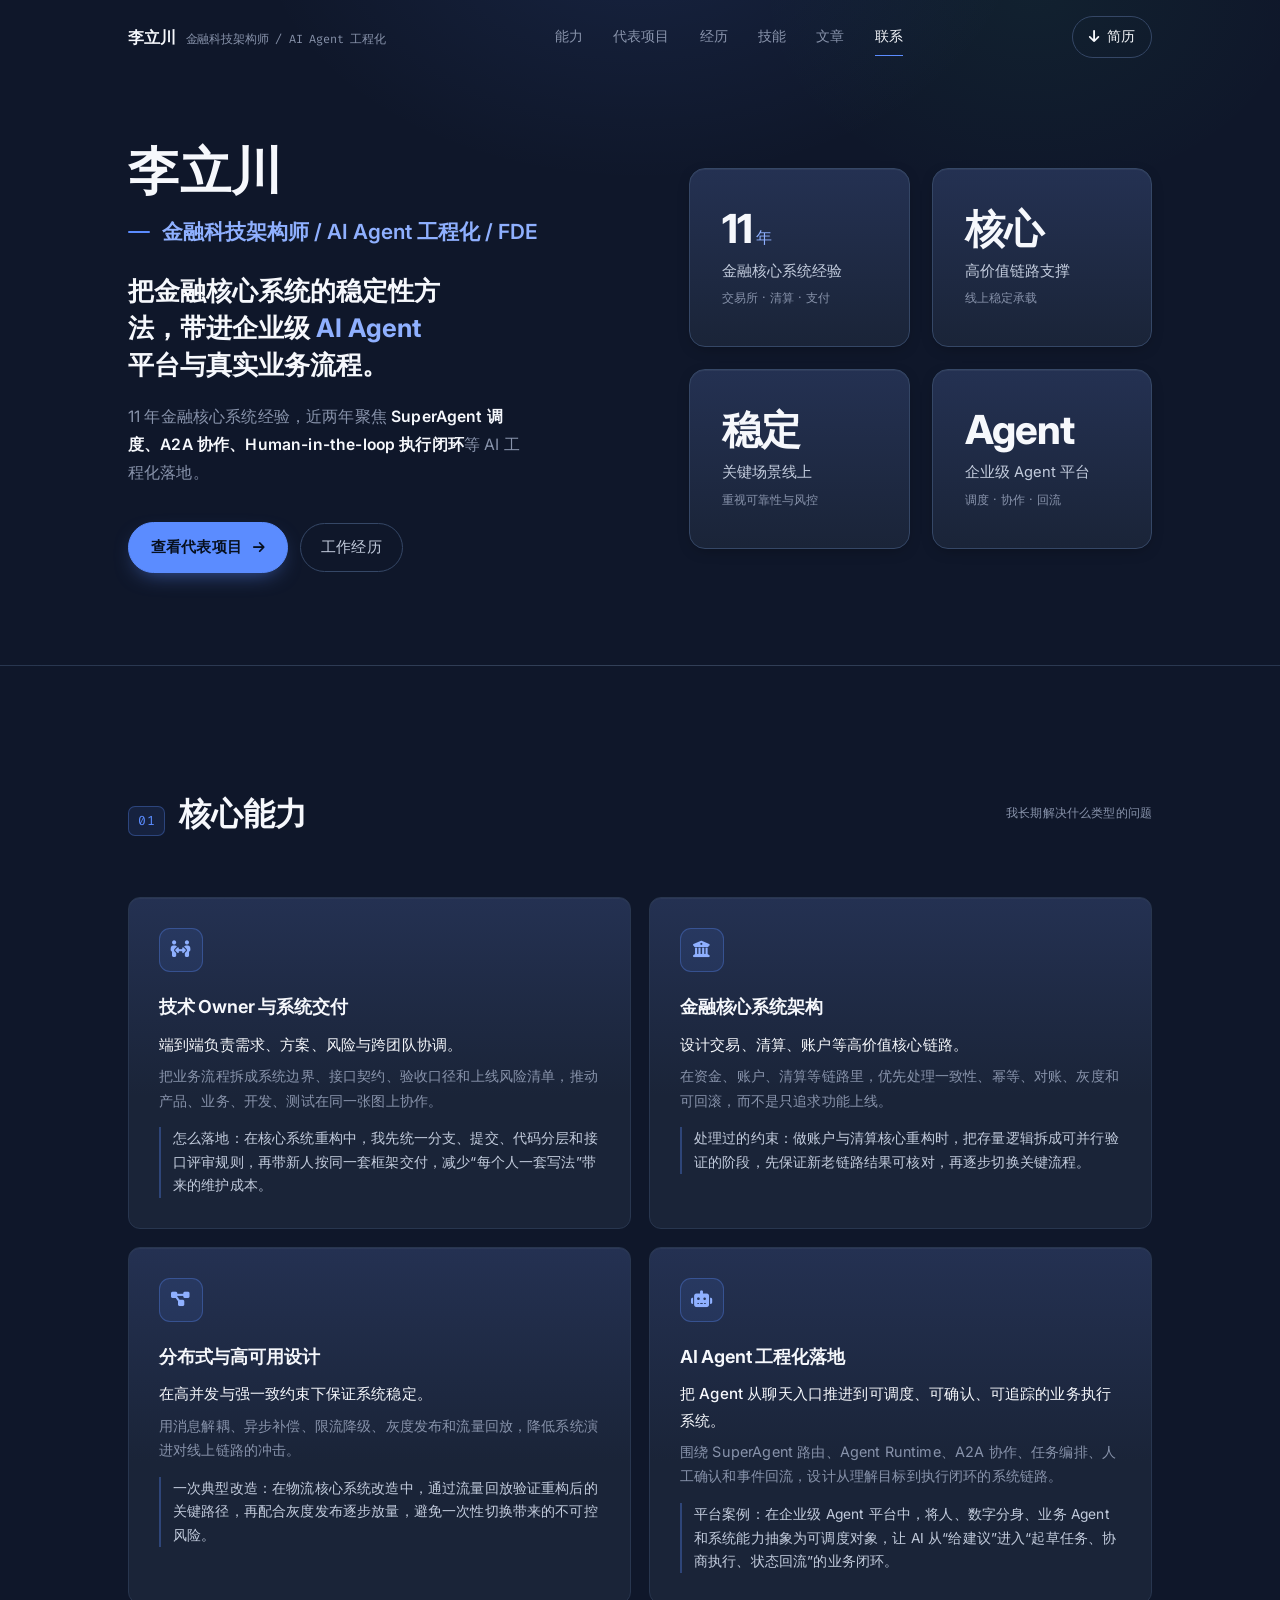
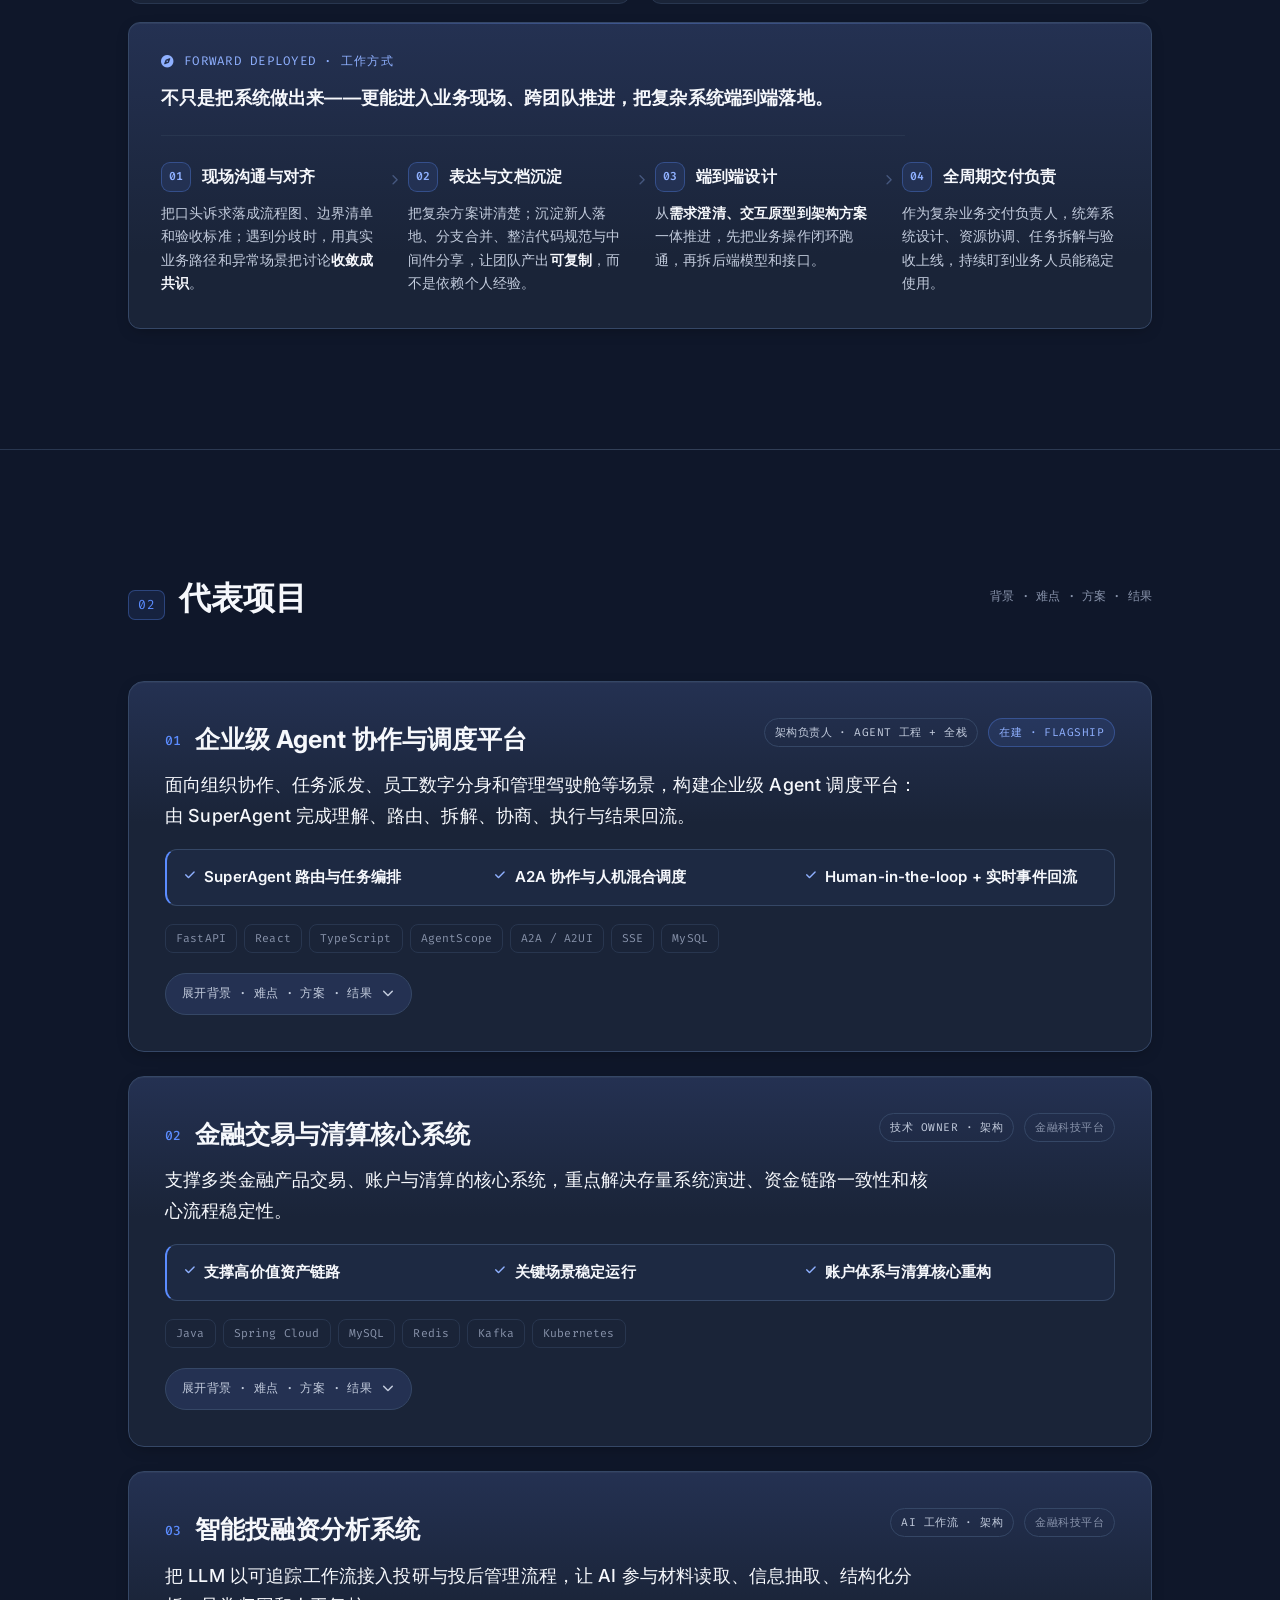
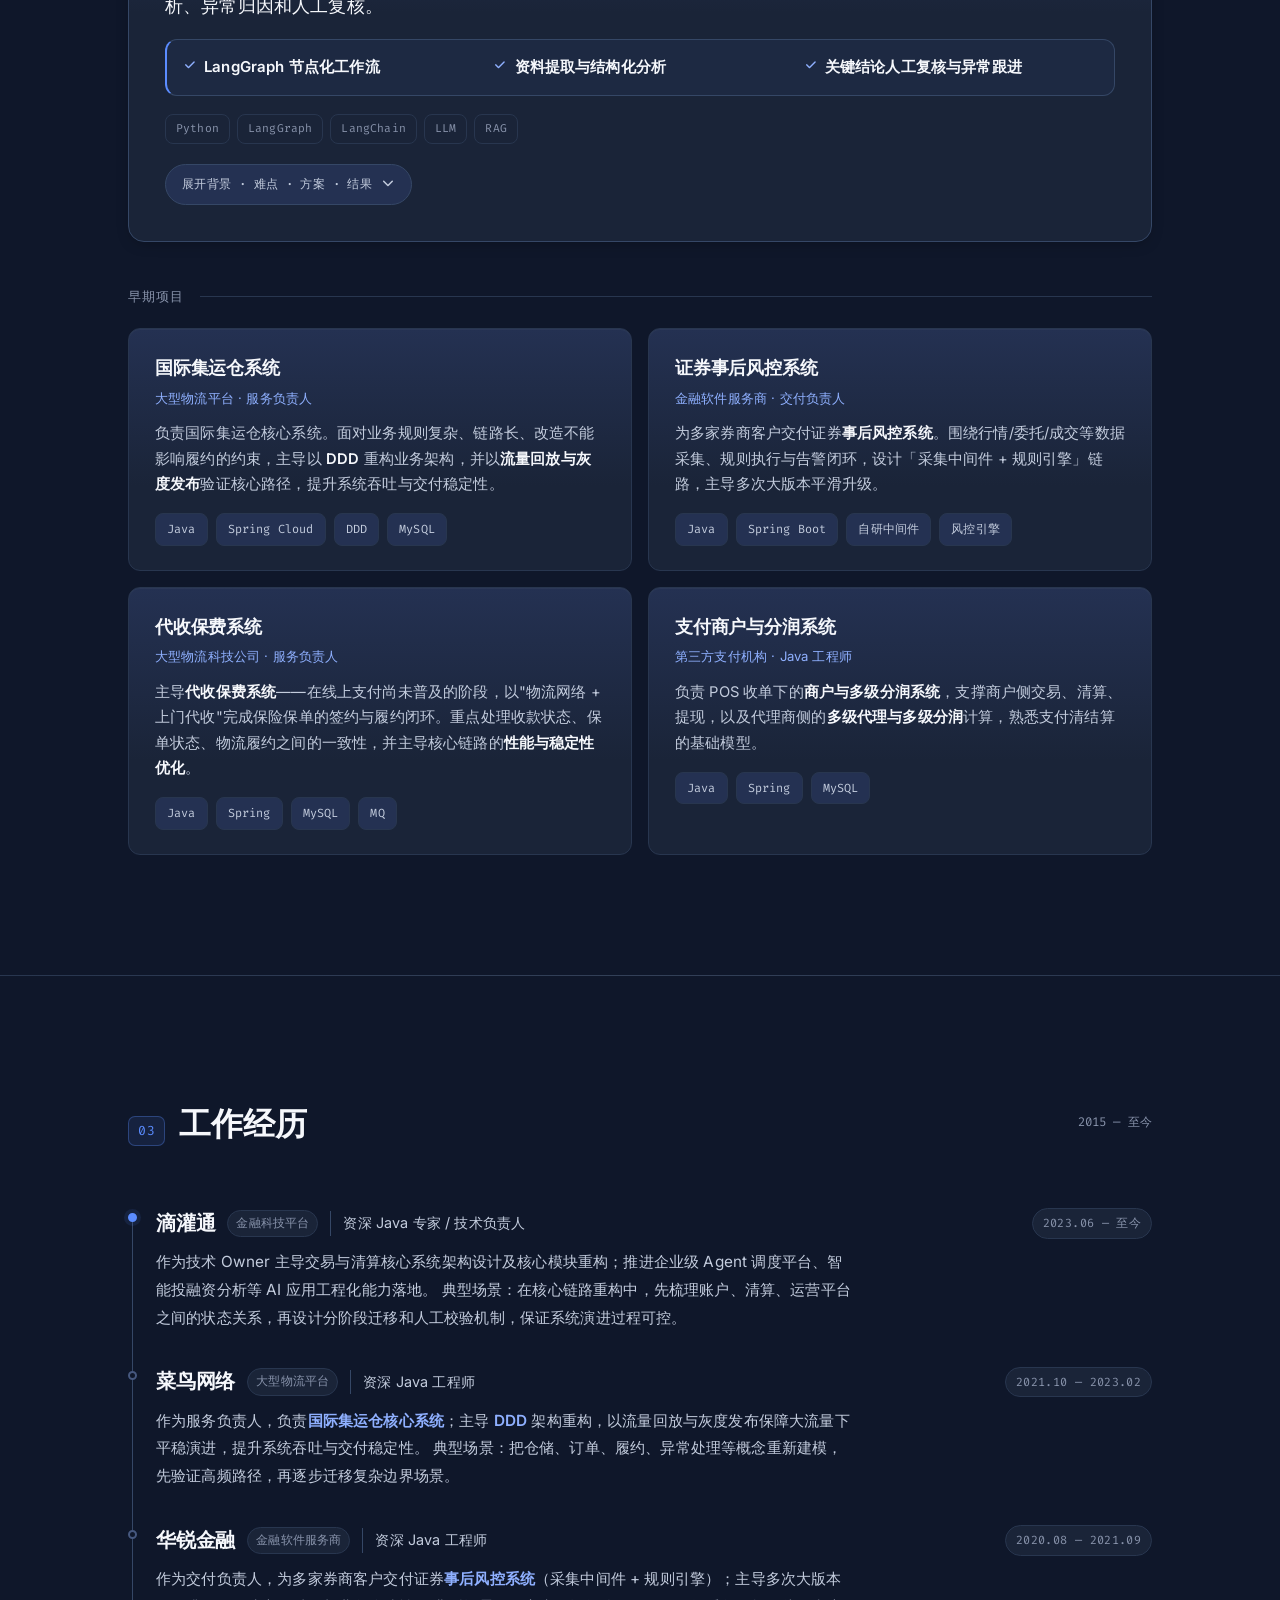
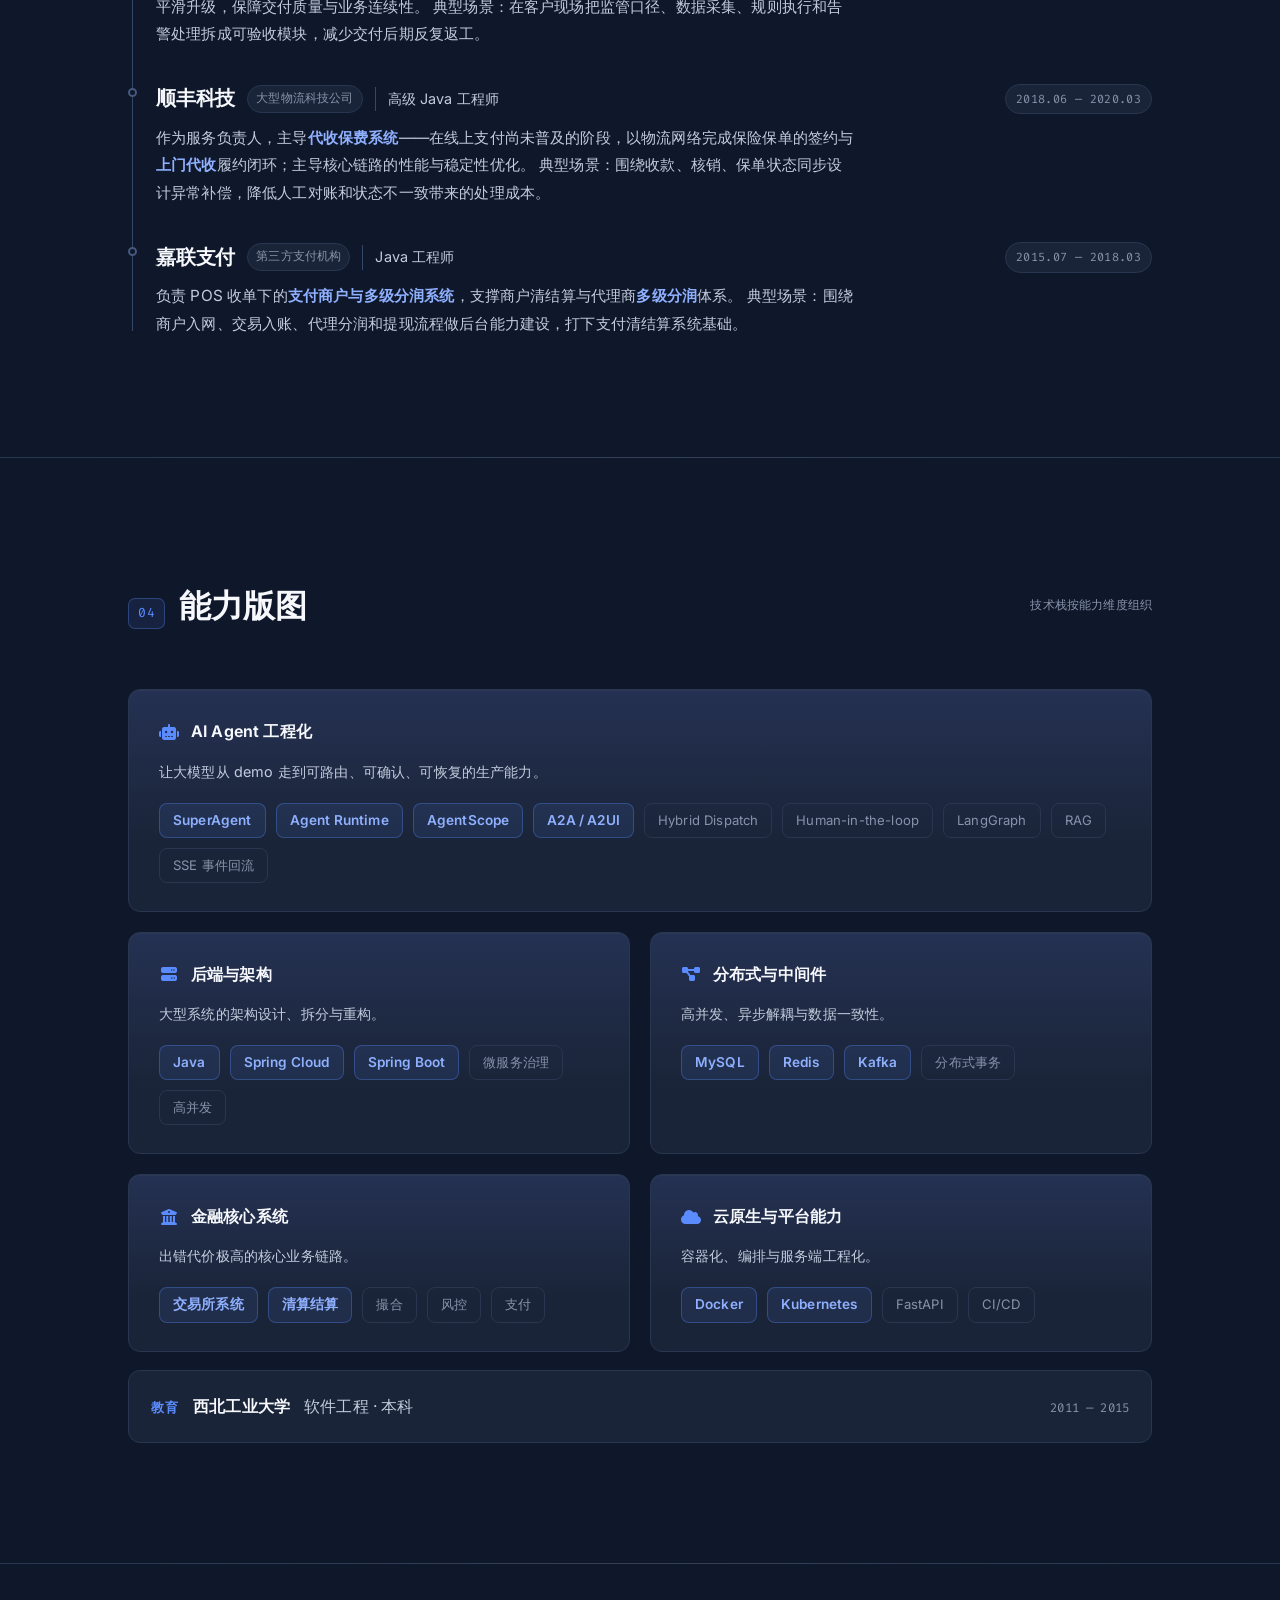
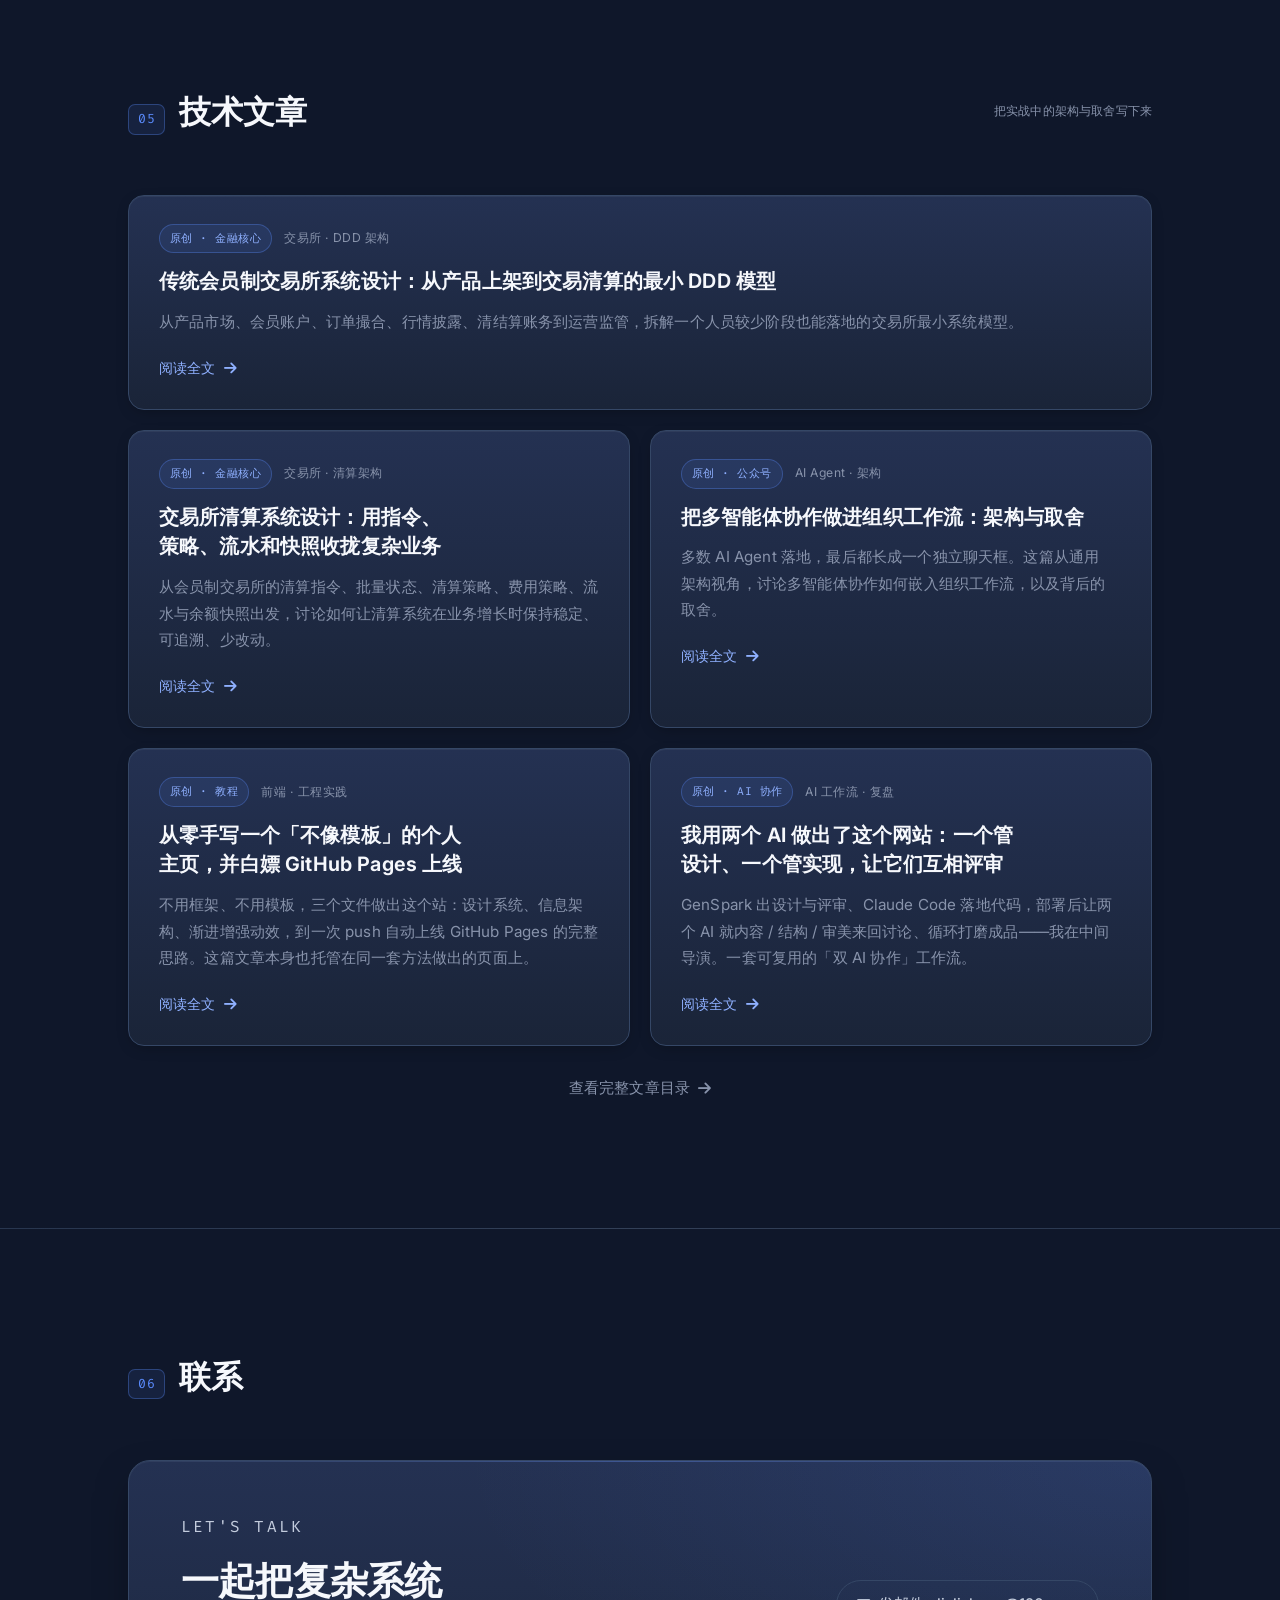
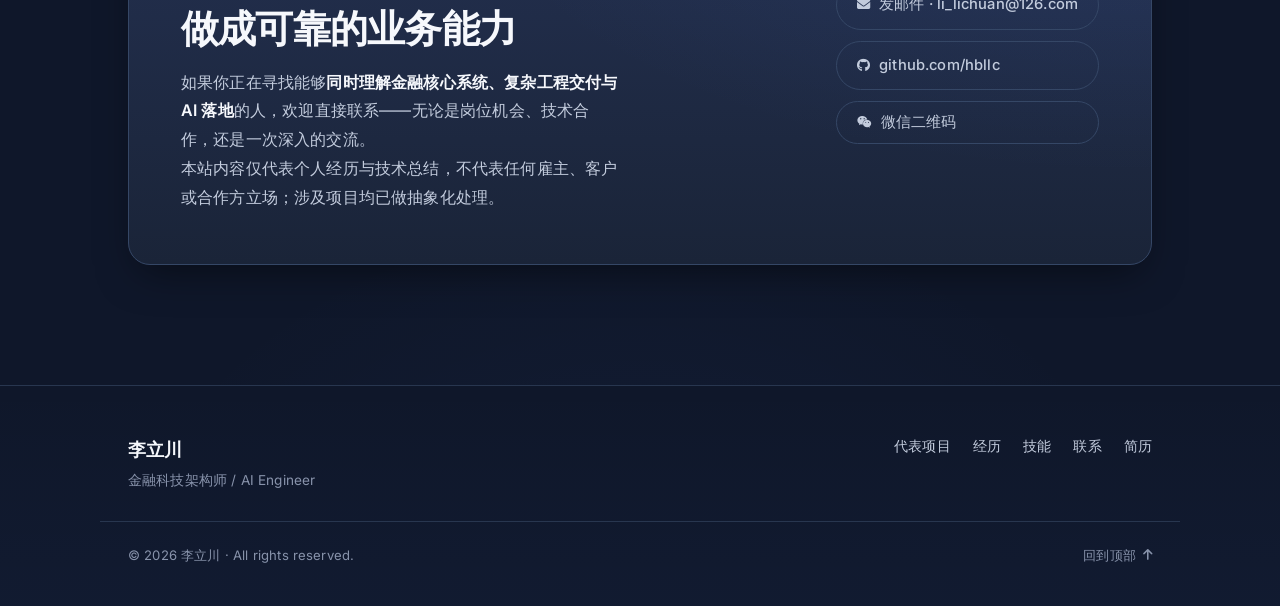
<file: index.html>
<!DOCTYPE html>
<html lang="zh-CN">

<head>
     <meta charset="UTF-8">
     <meta name="viewport" content="width=device-width, initial-scale=1.0">
     <meta name="description"
          content="李立川 — 金融科技架构师 / AI Agent 工程化。11 年金融核心系统经验，主导交易、清结算、账户等高价值链路，并将企业级 Agent 能力落进真实业务流程。">
     <meta name="keywords" content="李立川,金融科技架构师,AI Agent 工程化,交易所系统,清结算,分布式架构,SuperAgent,Agent Runtime,A2A,A2UI,Human-in-the-loop,FDE">
     <meta name="author" content="李立川">

     <meta property="og:type" content="website">
     <meta property="og:title" content="李立川 · 金融科技架构师 / AI Agent 工程化">
     <meta property="og:description" content="把复杂金融核心系统的稳定性方法，带进企业级 Agent 平台与真实业务流程。">

     <title>李立川 · 金融科技架构师 / AI Agent 工程化</title>

     <link rel="icon"
          href="data:image/svg+xml,<svg xmlns='http://www.w3.org/2000/svg' viewBox='0 0 100 100'><text y='.9em' font-size='90'>👨‍💻</text></svg>">

     <link rel="stylesheet" href="https://cdnjs.cloudflare.com/ajax/libs/font-awesome/6.4.0/css/all.min.css">
     <link rel="preconnect" href="https://fonts.googleapis.com">
     <link rel="preconnect" href="https://fonts.gstatic.com" crossorigin>
     <link href="https://fonts.googleapis.com/css2?family=Inter:wght@400;500;600;700;800&family=Fira+Code:wght@400;500&display=swap"
          rel="stylesheet">

     <link rel="stylesheet" href="css/main.css">
</head>

<body id="top">

     <!-- ===================== NAV ===================== -->
     <header class="nav" id="nav">
          <div class="nav__inner">
               <a href="#top" class="nav__brand" aria-label="李立川 首页">
                    李立川 <span>金融科技架构师 / AI Agent 工程化</span>
               </a>
               <nav class="nav__links" id="navLinks" aria-label="主导航">
                    <a href="#about" class="nav-link">能力</a>
                    <a href="#projects" class="nav-link">代表项目</a>
                    <a href="#experience" class="nav-link">经历</a>
                    <a href="#skills" class="nav-link">技能</a>
                    <a href="#writing" class="nav-link">文章</a>
                    <a href="#contact" class="nav-link">联系</a>
               </nav>
               <a href="李立川-15815506505.pdf" download class="nav__cta">
                    <i class="fas fa-arrow-down"></i> 简历
               </a>
               <button class="nav__burger" id="burger" aria-label="打开菜单" aria-expanded="false" aria-controls="navLinks">
                    <i class="fas fa-bars"></i>
               </button>
          </div>
     </header>

     <main>
          <!-- ===================== HERO ===================== -->
          <section class="hero">
               <div class="container hero__grid">
                    <!-- 左栏：讲人 -->
                    <div class="hero__main">
                         <h1 class="hero__title">李立川</h1>
                         <p class="hero__role">金融科技架构师 / AI Agent 工程化 / FDE</p>

                         <p class="hero__value">
                              把金融核心系统的稳定性方法，带进企业级 <span class="grad">AI Agent</span> 平台与真实业务流程。
                         </p>

                         <p class="hero__lead">
                              11 年金融核心系统经验，近两年聚焦 <strong>SuperAgent 调度、A2A 协作、Human-in-the-loop 执行闭环</strong>等 AI 工程化落地。
                         </p>

                         <div class="hero__actions">
                              <a href="#projects" class="btn btn--primary btn--cta">查看代表项目 <i class="fas fa-arrow-right" aria-hidden="true"></i></a>
                              <a href="#experience" class="btn btn--ghost">工作经历</a>
                         </div>
                    </div>

                    <!-- 右栏：用数字证明，沉稳、有存在感 -->
                    <aside class="hero__aside">
                         <div class="proof">
                              <dl class="stats" aria-label="关键数据">
                                   <div class="stat">
                                        <dd class="stat__num">11<small>年</small></dd>
                                        <dt class="stat__label">金融核心系统经验<span class="stat__note">交易所 · 清算 · 支付</span></dt>
                                   </div>
                                   <div class="stat">
                                        <dd class="stat__num">核心</dd>
                                        <dt class="stat__label">高价值链路支撑<span class="stat__note">线上稳定承载</span></dt>
                                   </div>
                                   <div class="stat">
                                        <dd class="stat__num">稳定</dd>
                                        <dt class="stat__label">关键场景线上<span class="stat__note">重视可靠性与风控</span></dt>
                                   </div>
                                   <div class="stat">
                                        <dd class="stat__num">Agent</dd>
                                        <dt class="stat__label">企业级 Agent 平台<span class="stat__note">调度 · 协作 · 回流</span></dt>
                                   </div>
                              </dl>
                         </div>
                    </aside>
               </div>
          </section>

          <!-- ===================== 核心能力 ===================== -->
          <section class="section" id="about">
               <div class="container">
                    <div class="section-head">
                         <span class="section-index">01</span>
                         <h2 class="section-title">核心能力</h2>
                         <span class="section-note">我长期解决什么类型的问题</span>
                    </div>

                    <div class="cap-grid">
                         <article class="cap-card reveal">
                              <div class="cap-card__i"><i class="fas fa-people-arrows"></i></div>
                              <h3>技术 Owner 与系统交付</h3>
                              <p class="def">端到端负责需求、方案、风险与跨团队协调。</p>
                              <p class="scn">把业务流程拆成系统边界、接口契约、验收口径和上线风险清单，推动产品、业务、开发、测试在同一张图上协作。</p>
                              <p class="cap-card__proof">怎么落地：在核心系统重构中，我先统一分支、提交、代码分层和接口评审规则，再带新人按同一套框架交付，减少“每个人一套写法”带来的维护成本。</p>
                         </article>

                         <article class="cap-card reveal">
                              <div class="cap-card__i"><i class="fas fa-building-columns"></i></div>
                              <h3>金融核心系统架构</h3>
                              <p class="def">设计交易、清算、账户等高价值核心链路。</p>
                              <p class="scn">在资金、账户、清算等链路里，优先处理一致性、幂等、对账、灰度和可回滚，而不是只追求功能上线。</p>
                              <p class="cap-card__proof">处理过的约束：做账户与清算核心重构时，把存量逻辑拆成可并行验证的阶段，先保证新老链路结果可核对，再逐步切换关键流程。</p>
                         </article>

                         <article class="cap-card reveal">
                              <div class="cap-card__i"><i class="fas fa-diagram-project"></i></div>
                              <h3>分布式与高可用设计</h3>
                              <p class="def">在高并发与强一致约束下保证系统稳定。</p>
                              <p class="scn">用消息解耦、异步补偿、限流降级、灰度发布和流量回放，降低系统演进对线上链路的冲击。</p>
                              <p class="cap-card__proof">一次典型改造：在物流核心系统改造中，通过流量回放验证重构后的关键路径，再配合灰度发布逐步放量，避免一次性切换带来的不可控风险。</p>
                         </article>

                         <article class="cap-card reveal">
                              <div class="cap-card__i"><i class="fas fa-robot"></i></div>
                              <h3>AI Agent 工程化落地</h3>
                              <p class="def">把 Agent 从聊天入口推进到可调度、可确认、可追踪的业务执行系统。</p>
                              <p class="scn">围绕 SuperAgent 路由、Agent Runtime、A2A 协作、任务编排、人工确认和事件回流，设计从理解目标到执行闭环的系统链路。</p>
                              <p class="cap-card__proof">平台案例：在企业级 Agent 平台中，将人、数字分身、业务 Agent 和系统能力抽象为可调度对象，让 AI 从“给建议”进入“起草任务、协商执行、状态回流”的业务闭环。</p>
                         </article>
                    </div>

                    <div class="workstyle reveal">
                         <p class="workstyle__label"><i class="fas fa-compass" aria-hidden="true"></i> Forward Deployed · 工作方式</p>
                         <p class="workstyle__sub">不只是把系统做出来——更能<strong>进入业务现场、跨团队推进</strong>，把复杂系统端到端落地。</p>
                         <div class="workstyle__grid">
                              <div class="ws">
                                   <h4>现场沟通与对齐</h4>
                                   <p>把口头诉求落成流程图、边界清单和验收标准；遇到分歧时，用真实业务路径和异常场景把讨论<strong>收敛成共识</strong>。</p>
                              </div>
                              <div class="ws">
                                   <h4>表达与文档沉淀</h4>
                                   <p>把复杂方案讲清楚；沉淀新人落地、分支合并、整洁代码规范与中间件分享，让团队产出<strong>可复制</strong>，而不是依赖个人经验。</p>
                              </div>
                              <div class="ws">
                                   <h4>端到端设计</h4>
                                   <p>从<strong>需求澄清、交互原型到架构方案</strong>一体推进，先把业务操作闭环跑通，再拆后端模型和接口。</p>
                              </div>
                              <div class="ws">
                                   <h4>全周期交付负责</h4>
                                   <p>作为复杂业务交付负责人，统筹系统设计、资源协调、任务拆解与验收上线，持续盯到业务人员能稳定使用。</p>
                              </div>
                         </div>
                    </div>
               </div>
          </section>

          <!-- ===================== PROJECTS ===================== -->
          <section class="section" id="projects">
               <div class="container">
                    <div class="section-head">
                         <span class="section-index">02</span>
                         <h2 class="section-title">代表项目</h2>
                         <span class="section-note">背景 · 难点 · 方案 · 结果</span>
                    </div>

                    <div class="projects">

                         <!-- Multi-agent collaboration platform -->
                         <article class="project reveal">
                              <div class="project__top">
                                   <h3 class="project__name">企业级 Agent 协作与调度平台</h3>
                                   <div class="project__meta">
                                        <span class="chip chip--role">架构负责人 · Agent 工程 + 全栈</span>
                                        <span class="chip chip--live">在建 · Flagship</span>
                                   </div>
                              </div>
                              <p class="project__lead">
                                   面向组织协作、任务派发、员工数字分身和管理驾驶舱等场景，构建企业级 Agent 调度平台：由 SuperAgent 完成理解、路由、拆解、协商、执行与结果回流。
                              </p>
                              <ul class="project__highlights">
                                   <li>SuperAgent 路由与任务编排</li>
                                   <li>A2A 协作与人机混合调度</li>
                                   <li>Human-in-the-loop + 实时事件回流</li>
                              </ul>
                              <div class="stack">
                                   <span>FastAPI</span><span>React</span><span>TypeScript</span>
                                   <span>AgentScope</span><span>A2A / A2UI</span><span>SSE</span><span>MySQL</span>
                              </div>
                              <details class="project__detail">
                                   <summary class="project__more">
                                        <span>展开背景 · 难点 · 方案 · 结果</span>
                                        <i class="fas fa-chevron-down" aria-hidden="true"></i>
                                   </summary>
                                   <div class="project__grid">
                                        <div class="facet">
                                             <p class="facet__k">业务背景</p>
                                             <p class="facet__v">组织协作中讨论频繁发生，但<strong>任务沉淀、执行派发、状态追踪成本高</strong>；AI 如果停留在独立聊天框，就无法进入真实协作流程。</p>
                                        </div>
                                        <div class="facet">
                                             <p class="facet__k">技术难点</p>
                                             <p class="facet__v">如何把人、数字分身、业务 Agent 和系统能力纳入统一调度；如何在路由不确定、工具调用失败、多人协商和关键动作确认之间保持<strong>可控、可解释、可恢复</strong>。</p>
                                        </div>
                                        <div class="facet">
                                             <p class="facet__k">解决方案</p>
                                             <p class="facet__v">设计 <strong>SuperAgent 调度层 + Agent Runtime + A2A/A2UI 协议 + Domain EventBus</strong> 的分层架构，把意图理解、候选路由、任务草稿、协商确认和执行回流串成闭环。</p>
                                        </div>
                                        <div class="facet">
                                             <p class="facet__k">阶段结果</p>
                                             <p class="facet__v">形成 <strong>Human-in-the-loop</strong> 的可控执行机制：AI 生成任务草稿和人员建议，人确认后进入执行追踪，任务、协商和建议通过事件流实时回到前端。</p>
                                        </div>
                                   </div>
                                   <div class="project__evidence">
                                        <p class="evidence__k">我具体做了什么</p>
                                        <p class="evidence__v">负责从 0 到 1 梳理产品和架构闭环：定义 SuperAgent、业务 Agent、数字分身和人工确认之间的职责边界；设计任务草稿、协商执行、上下文装配、结果汇总和事件回流链路，确保 AI 行为可审查、关键动作可确认、执行过程可追踪。</p>
                                   </div>
                              </details>
                         </article>

                         <!-- 交易所2.0 -->
                         <article class="project reveal">
                              <div class="project__top">
                                   <h3 class="project__name">金融交易与清算核心系统</h3>
                                   <div class="project__meta">
                                        <span class="chip chip--role">技术 Owner · 架构</span>
                                        <span class="chip">金融科技平台</span>
                                   </div>
                              </div>
                              <p class="project__lead">
                                   支撑多类金融产品交易、账户与清算的核心系统，重点解决存量系统演进、资金链路一致性和核心流程稳定性。
                              </p>
                              <ul class="project__highlights">
                                   <li>支撑高价值资产链路</li>
                                   <li>关键场景稳定运行</li>
                                   <li>账户体系与清算核心重构</li>
                              </ul>
                              <div class="stack">
                                   <span>Java</span><span>Spring Cloud</span><span>MySQL</span><span>Redis</span>
                                   <span>Kafka</span><span>Kubernetes</span>
                              </div>
                              <details class="project__detail">
                                   <summary class="project__more">
                                        <span>展开背景 · 难点 · 方案 · 结果</span>
                                        <i class="fas fa-chevron-down" aria-hidden="true"></i>
                                   </summary>
                                   <div class="project__grid">
                                        <div class="facet">
                                             <p class="facet__k">业务背景</p>
                                             <p class="facet__v">平台需要承载多种<strong>金融产品形态</strong>的交易、账户与清算，且对资金安全与稳定性要求极高。</p>
                                        </div>
                                        <div class="facet">
                                             <p class="facet__k">技术难点</p>
                                             <p class="facet__v">多产品类型的<strong>账户体系与清算核心</strong>；高压场景下的稳定性；<strong>存量系统重构不影响线上</strong>。</p>
                                        </div>
                                        <div class="facet">
                                             <p class="facet__k">解决方案</p>
                                             <p class="facet__v">主导核心系统架构设计，搭建统一运营平台，推进<strong>账户体系与清算核心系统重构</strong>，落地高可用方案与标准化代码规范。</p>
                                        </div>
                                        <div class="facet">
                                             <p class="facet__k">量化结果</p>
                                             <p class="facet__v">支撑平台核心资产链路稳定运行；建立<strong>标准化架构与代码规范</strong>、统一技术框架，降低新人上手成本、提升团队交付一致性。</p>
                                        </div>
                                   </div>
                                   <div class="project__evidence">
                                        <p class="evidence__k">我具体做了什么</p>
                                        <p class="evidence__v">把交易、账户、清算、运营之间的关系重新拆成清晰模块，先处理账户模型、清算状态流转、异常补偿和对账边界，再制定灰度迁移方案，避免重构直接冲击线上核心链路。</p>
                                   </div>
                              </details>
                         </article>

                         <!-- 智能投融资 -->
                         <article class="project reveal">
                              <div class="project__top">
                                   <h3 class="project__name">智能投融资分析系统</h3>
                                   <div class="project__meta">
                                        <span class="chip chip--role">AI 工作流 · 架构</span>
                                        <span class="chip">金融科技平台</span>
                                   </div>
                              </div>
                              <p class="project__lead">
                                   把 LLM 以可追踪工作流接入投研与投后管理流程，让 AI 参与材料读取、信息抽取、结构化分析、异常归因和人工复核。
                              </p>
                              <ul class="project__highlights">
                                   <li>LangGraph 节点化工作流</li>
                                   <li>资料提取与结构化分析</li>
                                   <li>关键结论人工复核与异常跟进</li>
                              </ul>
                              <div class="stack">
                                   <span>Python</span><span>LangGraph</span><span>LangChain</span><span>LLM</span><span>RAG</span>
                              </div>
                              <details class="project__detail">
                                   <summary class="project__more">
                                        <span>展开背景 · 难点 · 方案 · 结果</span>
                                        <i class="fas fa-chevron-down" aria-hidden="true"></i>
                                   </summary>
                                   <div class="project__grid">
                                        <div class="facet">
                                             <p class="facet__k">业务背景</p>
                                             <p class="facet__v">投研与投后管理依赖大量<strong>人工分析与异常排查</strong>，效率与一致性受限。</p>
                                        </div>
                                        <div class="facet">
                                             <p class="facet__k">技术难点</p>
                                             <p class="facet__v">把 LLM 能力<strong>可靠地接入投研流程</strong>，既要拆解材料、保留依据，又不能让模型直接替代业务判断；投后异常还需要可视化识别与跟进。</p>
                                        </div>
                                        <div class="facet">
                                             <p class="facet__k">解决方案</p>
                                             <p class="facet__v">用 <strong>LangGraph</strong> 把“读材料、抽信息、做判断、给结论”拆成多个节点，每一步定义输入、输出、失败兜底和人工复核口径，将模型输出纳入可追踪流程。</p>
                                        </div>
                                        <div class="facet">
                                             <p class="facet__k">结果</p>
                                             <p class="facet__v">投研分析从人工整理走向<strong>流程化辅助</strong>；投后异常从零散排查转为<strong>可视化识别与跟进</strong>。</p>
                                        </div>
                                   </div>
                                   <div class="project__evidence">
                                        <p class="evidence__k">我具体做了什么</p>
                                        <p class="evidence__v">负责把投研/投后流程抽象成可编排工作流：定义材料输入、节点产物、结构化字段、异常归因和人工复核边界，让 AI 输出可以被业务人员校验、追踪和继续处理。</p>
                                   </div>
                              </details>
                         </article>

                    </div>

                    <p class="tier-label">早期项目</p>
                    <div class="mini-grid">

                         <article class="mini reveal">
                              <div class="mini__h">
                                   <h4 class="mini__name">国际集运仓系统</h4>
                                   <span class="mini__co">大型物流平台 · 服务负责人</span>
                              </div>
                              <p class="mini__desc">
                                   负责国际集运仓核心系统。面对业务规则复杂、链路长、改造不能影响履约的约束，主导以 <strong>DDD</strong> 重构业务架构，并以<strong>流量回放与灰度发布</strong>验证核心路径，提升系统吞吐与交付稳定性。
                              </p>
                              <div class="stack">
                                   <span>Java</span><span>Spring Cloud</span><span>DDD</span><span>MySQL</span>
                              </div>
                         </article>

                         <article class="mini reveal">
                              <div class="mini__h">
                                   <h4 class="mini__name">证券事后风控系统</h4>
                                   <span class="mini__co">金融软件服务商 · 交付负责人</span>
                              </div>
                              <p class="mini__desc">
                                   为多家券商客户交付证券<strong>事后风控系统</strong>。围绕行情/委托/成交等数据采集、规则执行与告警闭环，设计「采集中间件 + 规则引擎」链路，主导多次大版本平滑升级。
                              </p>
                              <div class="stack">
                                   <span>Java</span><span>Spring Boot</span><span>自研中间件</span><span>风控引擎</span>
                              </div>
                         </article>

                         <article class="mini reveal">
                              <div class="mini__h">
                                   <h4 class="mini__name">代收保费系统</h4>
                                   <span class="mini__co">大型物流科技公司 · 服务负责人</span>
                              </div>
                              <p class="mini__desc">
                                   主导<strong>代收保费系统</strong>——在线上支付尚未普及的阶段，以"物流网络 + 上门代收"完成保险保单的签约与履约闭环。重点处理收款状态、保单状态、物流履约之间的一致性，并主导核心链路的<strong>性能与稳定性优化</strong>。
                              </p>
                              <div class="stack">
                                   <span>Java</span><span>Spring</span><span>MySQL</span><span>MQ</span>
                              </div>
                         </article>

                         <article class="mini reveal">
                              <div class="mini__h">
                                   <h4 class="mini__name">支付商户与分润系统</h4>
                                   <span class="mini__co">第三方支付机构 · Java 工程师</span>
                              </div>
                              <p class="mini__desc">
                                   负责 POS 收单下的<strong>商户与多级分润系统</strong>，支撑商户侧交易、清算、提现，以及代理商侧的<strong>多级代理与多级分润</strong>计算，熟悉支付清结算的基础模型。
                              </p>
                              <div class="stack">
                                   <span>Java</span><span>Spring</span><span>MySQL</span>
                              </div>
                         </article>

                    </div>
               </div>
          </section>

          <!-- ===================== EXPERIENCE ===================== -->
          <section class="section" id="experience">
               <div class="container">
                    <div class="section-head">
                         <span class="section-index">03</span>
                         <h2 class="section-title">工作经历</h2>
                         <span class="section-note">2015 — 至今</span>
                    </div>

                    <div class="timeline">
                         <div class="tl reveal">
                              <div class="tl__head">
                                   <span class="tl__co">滴灌通</span>
                                   <span class="tl__tag">金融科技平台</span>
                                   <span class="tl__role">资深 Java 专家 / 技术负责人</span>
                                   <span class="tl__date">2023.06 — 至今</span>
                              </div>
                              <p class="tl__desc">
                                   作为技术 Owner 主导交易与清算核心系统架构设计及核心模块重构；推进企业级 Agent 调度平台、智能投融资分析等 AI 应用工程化能力落地。
                                   典型场景：在核心链路重构中，先梳理账户、清算、运营平台之间的状态关系，再设计分阶段迁移和人工校验机制，保证系统演进过程可控。
                              </p>
                         </div>

                         <div class="tl reveal">
                              <div class="tl__head">
                                   <span class="tl__co">菜鸟网络</span>
                                   <span class="tl__tag">大型物流平台</span>
                                   <span class="tl__role">资深 Java 工程师</span>
                                   <span class="tl__date">2021.10 — 2023.02</span>
                              </div>
                              <p class="tl__desc">
                                   作为服务负责人，负责<strong>国际集运仓核心系统</strong>；主导 <strong>DDD</strong> 架构重构，以流量回放与灰度发布保障大流量下平稳演进，提升系统吞吐与交付稳定性。
                                   典型场景：把仓储、订单、履约、异常处理等概念重新建模，先验证高频路径，再逐步迁移复杂边界场景。
                              </p>
                         </div>

                         <div class="tl reveal">
                              <div class="tl__head">
                                   <span class="tl__co">华锐金融</span>
                                   <span class="tl__tag">金融软件服务商</span>
                                   <span class="tl__role">资深 Java 工程师</span>
                                   <span class="tl__date">2020.08 — 2021.09</span>
                              </div>
                              <p class="tl__desc">
                                   作为交付负责人，为多家券商客户交付证券<strong>事后风控系统</strong>（采集中间件 + 规则引擎）；主导多次大版本平滑升级，保障交付质量与业务连续性。
                                   典型场景：在客户现场把监管口径、数据采集、规则执行和告警处理拆成可验收模块，减少交付后期反复返工。
                              </p>
                         </div>

                         <div class="tl reveal">
                              <div class="tl__head">
                                   <span class="tl__co">顺丰科技</span>
                                   <span class="tl__tag">大型物流科技公司</span>
                                   <span class="tl__role">高级 Java 工程师</span>
                                   <span class="tl__date">2018.06 — 2020.03</span>
                              </div>
                              <p class="tl__desc">
                                   作为服务负责人，主导<strong>代收保费系统</strong>——在线上支付尚未普及的阶段，以物流网络完成保险保单的签约与<strong>上门代收</strong>履约闭环；主导核心链路的性能与稳定性优化。
                                   典型场景：围绕收款、核销、保单状态同步设计异常补偿，降低人工对账和状态不一致带来的处理成本。
                              </p>
                         </div>

                         <div class="tl reveal">
                              <div class="tl__head">
                                   <span class="tl__co">嘉联支付</span>
                                   <span class="tl__tag">第三方支付机构</span>
                                   <span class="tl__role">Java 工程师</span>
                                   <span class="tl__date">2015.07 — 2018.03</span>
                              </div>
                              <p class="tl__desc">
                                   负责 POS 收单下的<strong>支付商户与多级分润系统</strong>，支撑商户清结算与代理商<strong>多级分润</strong>体系。
                                   典型场景：围绕商户入网、交易入账、代理分润和提现流程做后台能力建设，打下支付清结算系统基础。
                              </p>
                         </div>
                    </div>
               </div>
          </section>

          <!-- ===================== SKILLS ===================== -->
          <section class="section" id="skills">
               <div class="container">
                    <div class="section-head">
                         <span class="section-index">04</span>
                         <h2 class="section-title">能力版图</h2>
                         <span class="section-note">技术栈按能力维度组织</span>
                    </div>

                    <div class="matrix">
                         <div class="matrix__cell matrix__cell--wide reveal">
                              <div class="matrix__head"><i class="fas fa-robot"></i>
                                   <h3>AI Agent 工程化</h3>
                              </div>
                              <p class="matrix__note">让大模型从 demo 走到可路由、可确认、可恢复的生产能力。</p>
                              <div class="matrix__items">
                                   <span class="key">SuperAgent</span><span class="key">Agent Runtime</span><span class="key">AgentScope</span>
                                   <span class="key">A2A / A2UI</span><span>Hybrid Dispatch</span><span>Human-in-the-loop</span>
                                   <span>LangGraph</span><span>RAG</span><span>SSE 事件回流</span>
                              </div>
                         </div>

                         <div class="matrix__cell reveal">
                              <div class="matrix__head"><i class="fas fa-server"></i>
                                   <h3>后端与架构</h3>
                              </div>
                              <p class="matrix__note">大型系统的架构设计、拆分与重构。</p>
                              <div class="matrix__items">
                                   <span class="key">Java</span><span class="key">Spring Cloud</span><span class="key">Spring Boot</span>
                                   <span>微服务治理</span><span>高并发</span>
                              </div>
                         </div>

                         <div class="matrix__cell reveal">
                              <div class="matrix__head"><i class="fas fa-diagram-project"></i>
                                   <h3>分布式与中间件</h3>
                              </div>
                              <p class="matrix__note">高并发、异步解耦与数据一致性。</p>
                              <div class="matrix__items">
                                   <span class="key">MySQL</span><span class="key">Redis</span><span class="key">Kafka</span>
                                   <span>分布式事务</span>
                              </div>
                         </div>

                         <div class="matrix__cell reveal">
                              <div class="matrix__head"><i class="fas fa-building-columns"></i>
                                   <h3>金融核心系统</h3>
                              </div>
                              <p class="matrix__note">出错代价极高的核心业务链路。</p>
                              <div class="matrix__items">
                                   <span class="key">交易所系统</span><span class="key">清算结算</span>
                                   <span>撮合</span><span>风控</span><span>支付</span>
                              </div>
                         </div>

                         <div class="matrix__cell reveal">
                              <div class="matrix__head"><i class="fas fa-cloud"></i>
                                   <h3>云原生与平台能力</h3>
                              </div>
                              <p class="matrix__note">容器化、编排与服务端工程化。</p>
                              <div class="matrix__items">
                                   <span class="key">Docker</span><span class="key">Kubernetes</span>
                                   <span>FastAPI</span><span>CI/CD</span>
                              </div>
                         </div>
                    </div>

                    <div class="capsule reveal" style="margin-top:18px;display:flex;align-items:baseline;gap:14px;flex-wrap:wrap;">
                         <h3 style="margin:0;">教育</h3>
                         <span style="color:var(--tx-0);font-weight:600;">西北工业大学</span>
                         <span style="color:var(--tx-1);">软件工程 · 本科</span>
                         <span style="font-family:var(--mono);font-size:.78rem;color:var(--tx-mut);margin-left:auto;">2011 — 2015</span>
                    </div>
               </div>
          </section>

          <!-- ===================== WRITING ===================== -->
          <section class="section" id="writing">
               <div class="container">
                    <div class="section-head">
                         <span class="section-index">05</span>
                         <h2 class="section-title">技术文章</h2>
                         <span class="section-note">把实战中的架构与取舍写下来</span>
                    </div>

                    <div class="writing-list">
                         <a class="article-card article-card--feature reveal" href="articles/exchange-system-ddd-design.html">
                              <div class="article-card__meta">
                                   <span class="chip chip--live">原创 · 金融核心</span>
                                   <span class="article-card__src">交易所 · DDD 架构</span>
                              </div>
                              <h3 class="article-card__title">传统会员制交易所系统设计：从产品上架到交易清算的最小 DDD 模型</h3>
                              <p class="article-card__excerpt">从产品市场、会员账户、订单撮合、行情披露、清结算账务到运营监管，拆解一个人员较少阶段也能落地的交易所最小系统模型。</p>
                              <span class="article-card__more">阅读全文 <i class="fas fa-arrow-right" aria-hidden="true"></i></span>
                         </a>

                         <a class="article-card reveal" href="articles/exchange-clearing-system.html">
                              <div class="article-card__meta">
                                   <span class="chip chip--live">原创 · 金融核心</span>
                                   <span class="article-card__src">交易所 · 清算架构</span>
                              </div>
                              <h3 class="article-card__title">交易所清算系统设计：用指令、策略、流水和快照收拢复杂业务</h3>
                              <p class="article-card__excerpt">从会员制交易所的清算指令、批量状态、清算策略、费用策略、流水与余额快照出发，讨论如何让清算系统在业务增长时保持稳定、可追溯、少改动。</p>
                              <span class="article-card__more">阅读全文 <i class="fas fa-arrow-right" aria-hidden="true"></i></span>
                         </a>

                         <a class="article-card reveal" href="articles/aiws-architecture.html">
                              <div class="article-card__meta">
                                   <span class="chip chip--live">原创 · 公众号</span>
                                   <span class="article-card__src">AI Agent · 架构</span>
                              </div>
                              <h3 class="article-card__title">把多智能体协作做进组织工作流：架构与取舍</h3>
                              <p class="article-card__excerpt">多数 AI Agent 落地，最后都长成一个独立聊天框。这篇从通用架构视角，讨论多智能体协作如何嵌入组织工作流，以及背后的取舍。</p>
                              <span class="article-card__more">阅读全文 <i class="fas fa-arrow-right" aria-hidden="true"></i></span>
                         </a>

                         <a class="article-card reveal" href="articles/build-personal-site.html">
                              <div class="article-card__meta">
                                   <span class="chip chip--live">原创 · 教程</span>
                                   <span class="article-card__src">前端 · 工程实践</span>
                              </div>
                              <h3 class="article-card__title">从零手写一个「不像模板」的个人主页，并白嫖 GitHub Pages 上线</h3>
                              <p class="article-card__excerpt">不用框架、不用模板，三个文件做出这个站：设计系统、信息架构、渐进增强动效，到一次 push 自动上线 GitHub Pages 的完整思路。这篇文章本身也托管在同一套方法做出的页面上。</p>
                              <span class="article-card__more">阅读全文 <i class="fas fa-arrow-right" aria-hidden="true"></i></span>
                         </a>

                         <a class="article-card reveal" href="articles/build-site-with-ai.html">
                              <div class="article-card__meta">
                                   <span class="chip chip--live">原创 · AI 协作</span>
                                   <span class="article-card__src">AI 工作流 · 复盘</span>
                              </div>
                              <h3 class="article-card__title">我用两个 AI 做出了这个网站：一个管设计、一个管实现，让它们互相评审</h3>
                              <p class="article-card__excerpt">GenSpark 出设计与评审、Claude Code 落地代码，部署后让两个 AI 就内容 / 结构 / 审美来回讨论、循环打磨成品——我在中间导演。一套可复用的「双 AI 协作」工作流。</p>
                              <span class="article-card__more">阅读全文 <i class="fas fa-arrow-right" aria-hidden="true"></i></span>
                         </a>

                         <a class="writing-all reveal" href="articles/">
                              查看完整文章目录 <i class="fas fa-arrow-right" aria-hidden="true"></i>
                         </a>
                    </div>
               </div>
          </section>

          <!-- ===================== CONTACT ===================== -->
          <section class="section" id="contact">
               <div class="container">
                    <div class="section-head">
                         <span class="section-index">06</span>
                         <h2 class="section-title">联系</h2>
                    </div>

                    <div class="contact-wrap reveal">
                         <div class="contact-copy">
                              <p class="eyebrow">Let's talk</p>
                              <h2>一起把复杂系统<br>做成可靠的业务能力</h2>
                              <p>如果你正在寻找能够<strong>同时理解金融核心系统、复杂工程交付与 AI 落地</strong>的人，欢迎直接联系——无论是岗位机会、技术合作，还是一次深入的交流。</p>
                              <p class="contact-disclaimer">本站内容仅代表个人经历与技术总结，不代表任何雇主、客户或合作方立场；涉及项目均已做抽象化处理。</p>
                         </div>
                         <div class="contact-actions">
                              <a href="mailto:li_lichuan@126.com" class="btn btn--ghost"><i class="fas fa-envelope"></i> 发邮件 · li_lichuan@126.com</a>
                              <a href="https://github.com/hbllc" target="_blank" rel="noopener" class="btn btn--ghost"><i class="fab fa-github"></i> github.com/hbllc</a>
                              <button class="btn btn--ghost" id="wechatBtn"><i class="fab fa-weixin"></i> 微信二维码</button>
                         </div>
                    </div>
               </div>
          </section>
     </main>

     <!-- ===================== FOOTER ===================== -->
     <footer class="footer">
          <div class="footer__inner">
               <div class="footer__brand">
                    <span class="footer__name">李立川</span>
                    <span class="footer__role">金融科技架构师 / AI Engineer</span>
               </div>
               <nav class="footer__links" aria-label="页脚导航">
                    <a href="#projects">代表项目</a>
                    <a href="#experience">经历</a>
                    <a href="#skills">技能</a>
                    <a href="#contact">联系</a>
                    <a href="李立川-15815506505.pdf" download>简历</a>
               </nav>
          </div>
          <div class="footer__bottom">
               <span>© 2026 李立川 · All rights reserved.</span>
               <a href="#top" class="footer__top-link">回到顶部 <i class="fas fa-arrow-up"></i></a>
          </div>
     </footer>

     <!-- WeChat QR modal -->
     <div class="modal" id="qrModal" role="dialog" aria-modal="true" aria-labelledby="qrTitle">
          <div class="modal__card">
               <button class="modal__close" id="qrClose" aria-label="关闭"><i class="fas fa-times"></i></button>
               <h3 id="qrTitle"><i class="fab fa-weixin" style="color:#07c160"></i> 扫码加微信</h3>
               <img src="images/wechat-qr.jpg" alt="李立川的微信二维码"
                    onerror="this.style.display='none';this.insertAdjacentHTML('afterend','<p>二维码图片未找到，请替换 images/wechat-qr.jpg</p>');">
               <p>使用微信扫一扫添加好友</p>
          </div>
     </div>

     <script src="js/main.js"></script>
</body>

</html>
</file>
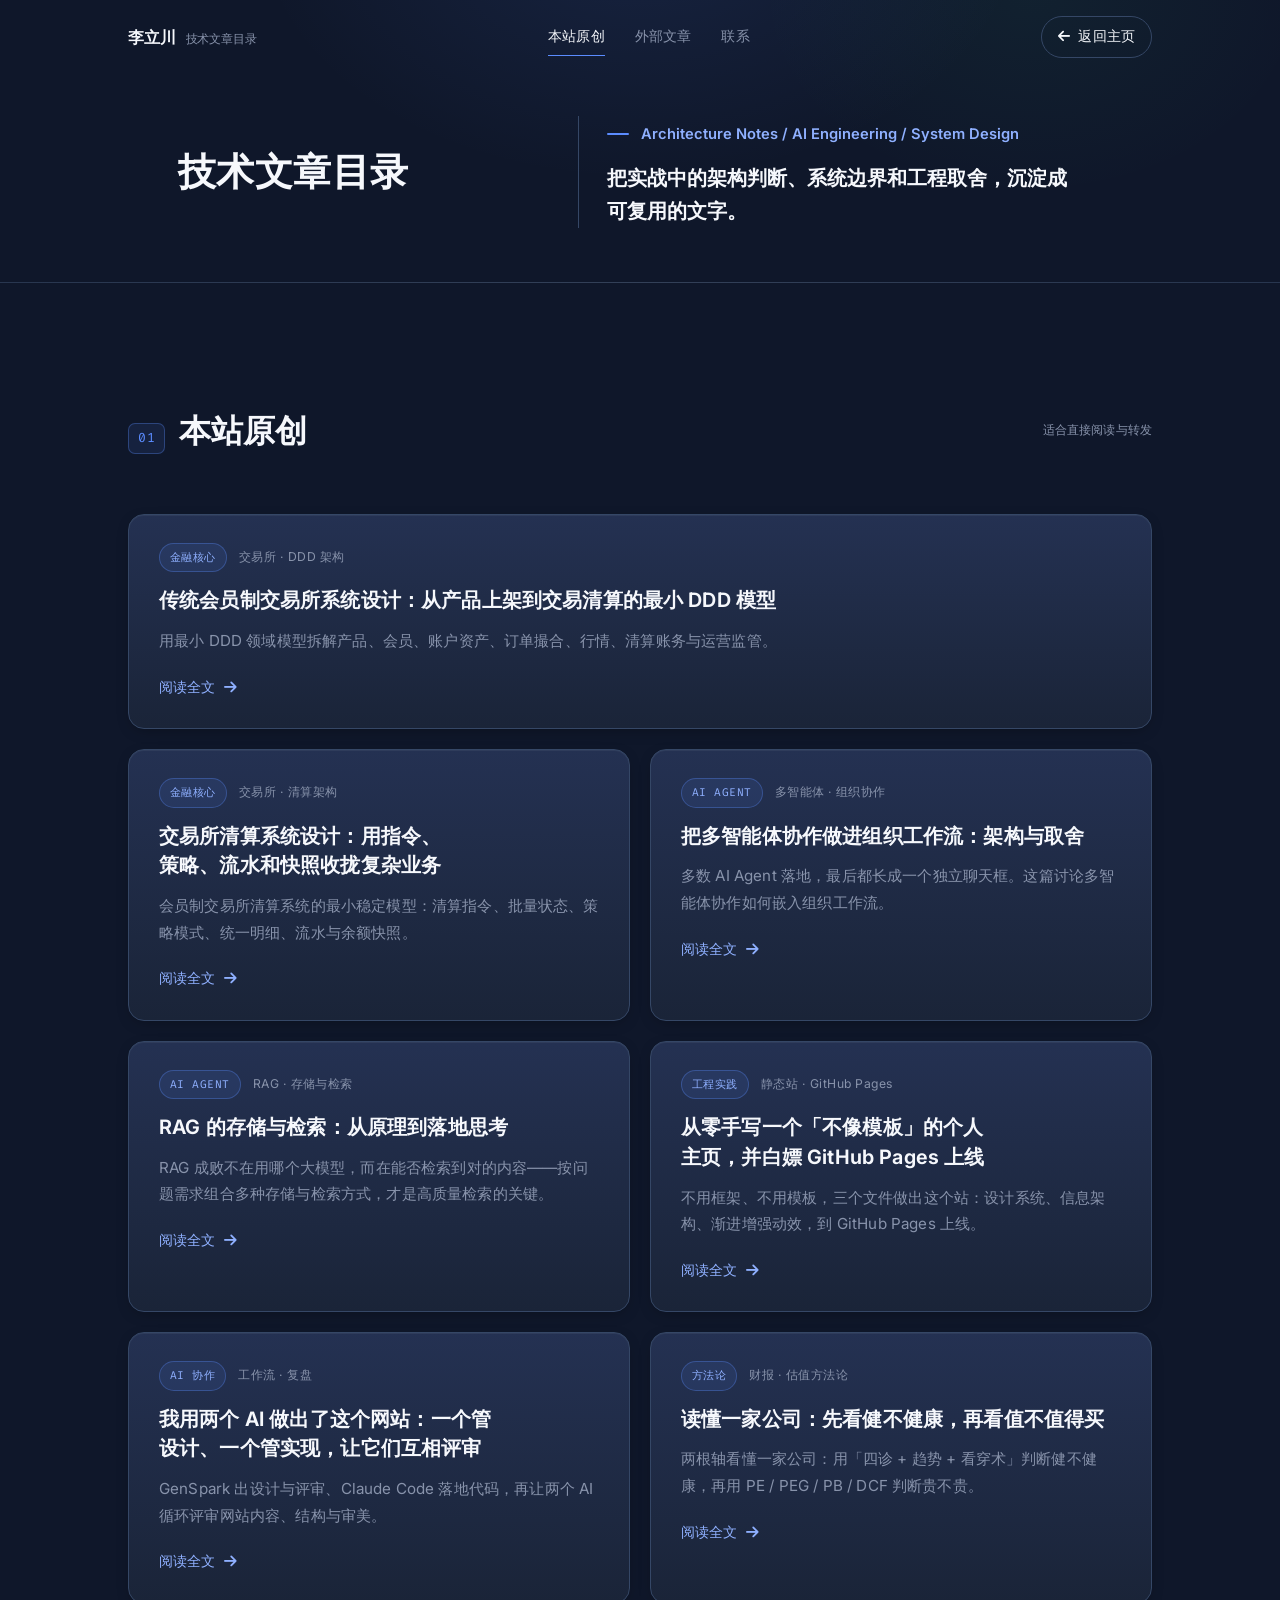
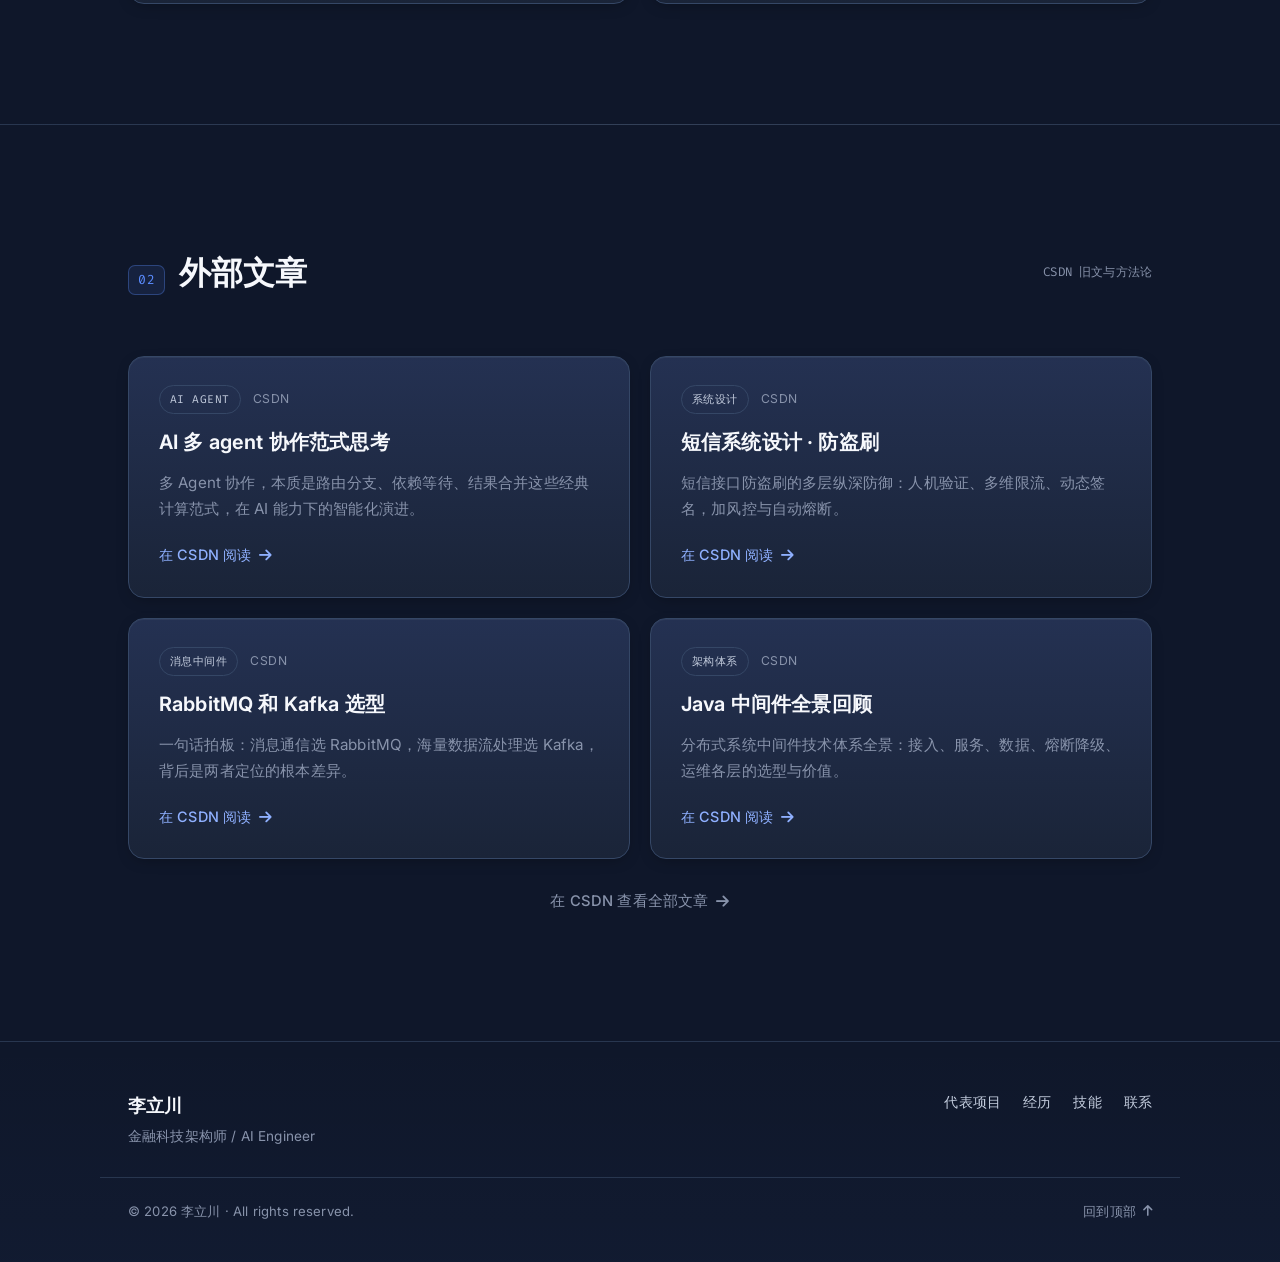
<file: articles/index.html>
<!DOCTYPE html>
<html lang="zh-CN">
<head>
     <meta charset="UTF-8">
     <meta name="viewport" content="width=device-width, initial-scale=1.0">
     <meta name="description" content="李立川的技术文章目录，收录金融核心系统、AI Agent、系统设计、工程实践等文章。">
     <title>技术文章目录 · 李立川</title>
     <link rel="icon" href="data:image/svg+xml,<svg xmlns='http://www.w3.org/2000/svg' viewBox='0 0 100 100'><text y='.9em' font-size='90'>👨‍💻</text></svg>">
     <link rel="stylesheet" href="https://cdnjs.cloudflare.com/ajax/libs/font-awesome/6.4.0/css/all.min.css">
     <link rel="preconnect" href="https://fonts.googleapis.com">
     <link rel="preconnect" href="https://fonts.gstatic.com" crossorigin>
     <link href="https://fonts.googleapis.com/css2?family=Inter:wght@400;500;600;700;800&family=Fira+Code:wght@400;500&display=swap" rel="stylesheet">
     <link rel="stylesheet" href="../css/main.css?v=20260617-articles-hero">
</head>
<body id="top">
     <header class="nav scrolled" id="nav">
          <div class="nav__inner">
               <a href="../index.html" class="nav__brand" aria-label="李立川 首页">
                    李立川 <span>技术文章目录</span>
               </a>
               <nav class="nav__links" id="navLinks" aria-label="文章目录导航">
                    <a href="#original" class="nav-link">本站原创</a>
                    <a href="#external" class="nav-link">外部文章</a>
                    <a href="../index.html#contact" class="nav-link">联系</a>
               </nav>
               <a href="../index.html" class="nav__cta">
                    <i class="fas fa-arrow-left"></i> 返回主页
               </a>
               <button class="nav__burger" id="burger" aria-label="打开菜单" aria-expanded="false" aria-controls="navLinks">
                    <i class="fas fa-bars"></i>
               </button>
          </div>
     </header>

     <main>
          <section class="hero articles-hero">
               <div class="container">
                    <div class="hero__main articles-hero__main">
                         <h1 class="hero__title">技术文章目录</h1>
                         <div class="articles-hero__copy">
                              <p class="hero__role">Architecture Notes / AI Engineering / System Design</p>
                              <p class="hero__value">把实战中的架构判断、系统边界和工程取舍，沉淀成可复用的文字。</p>
                         </div>
                    </div>
               </div>
          </section>

          <section class="section" id="original">
               <div class="container">
                    <div class="section-head">
                         <span class="section-index">01</span>
                         <h2 class="section-title">本站原创</h2>
                         <span class="section-note">适合直接阅读与转发</span>
                    </div>

                    <div class="writing-list">
                         <a class="article-card article-card--feature reveal" href="exchange-system-ddd-design.html">
                              <div class="article-card__meta">
                                   <span class="chip chip--live">金融核心</span>
                                   <span class="article-card__src">交易所 · DDD 架构</span>
                              </div>
                              <h3 class="article-card__title">传统会员制交易所系统设计：从产品上架到交易清算的最小 DDD 模型</h3>
                              <p class="article-card__excerpt">用最小 DDD 领域模型拆解产品、会员、账户资产、订单撮合、行情、清算账务与运营监管。</p>
                              <span class="article-card__more">阅读全文 <i class="fas fa-arrow-right" aria-hidden="true"></i></span>
                         </a>

                         <a class="article-card reveal" href="exchange-clearing-system.html">
                              <div class="article-card__meta">
                                   <span class="chip chip--live">金融核心</span>
                                   <span class="article-card__src">交易所 · 清算架构</span>
                              </div>
                              <h3 class="article-card__title">交易所清算系统设计：用指令、策略、流水和快照收拢复杂业务</h3>
                              <p class="article-card__excerpt">会员制交易所清算系统的最小稳定模型：清算指令、批量状态、策略模式、统一明细、流水与余额快照。</p>
                              <span class="article-card__more">阅读全文 <i class="fas fa-arrow-right" aria-hidden="true"></i></span>
                         </a>

                         <a class="article-card reveal" href="aiws-architecture.html">
                              <div class="article-card__meta">
                                   <span class="chip chip--live">AI Agent</span>
                                   <span class="article-card__src">多智能体 · 组织协作</span>
                              </div>
                              <h3 class="article-card__title">把多智能体协作做进组织工作流：架构与取舍</h3>
                              <p class="article-card__excerpt">多数 AI Agent 落地，最后都长成一个独立聊天框。这篇讨论多智能体协作如何嵌入组织工作流。</p>
                              <span class="article-card__more">阅读全文 <i class="fas fa-arrow-right" aria-hidden="true"></i></span>
                         </a>

                         <a class="article-card reveal" href="rag-storage-retrieval.html">
                              <div class="article-card__meta">
                                   <span class="chip chip--live">AI Agent</span>
                                   <span class="article-card__src">RAG · 存储与检索</span>
                              </div>
                              <h3 class="article-card__title">RAG 的存储与检索：从原理到落地思考</h3>
                              <p class="article-card__excerpt">RAG 成败不在用哪个大模型，而在能否检索到对的内容——按问题需求组合多种存储与检索方式，才是高质量检索的关键。</p>
                              <span class="article-card__more">阅读全文 <i class="fas fa-arrow-right" aria-hidden="true"></i></span>
                         </a>

                         <a class="article-card reveal" href="build-personal-site.html">
                              <div class="article-card__meta">
                                   <span class="chip chip--live">工程实践</span>
                                   <span class="article-card__src">静态站 · GitHub Pages</span>
                              </div>
                              <h3 class="article-card__title">从零手写一个「不像模板」的个人主页，并白嫖 GitHub Pages 上线</h3>
                              <p class="article-card__excerpt">不用框架、不用模板，三个文件做出这个站：设计系统、信息架构、渐进增强动效，到 GitHub Pages 上线。</p>
                              <span class="article-card__more">阅读全文 <i class="fas fa-arrow-right" aria-hidden="true"></i></span>
                         </a>

                         <a class="article-card reveal" href="build-site-with-ai.html">
                              <div class="article-card__meta">
                                   <span class="chip chip--live">AI 协作</span>
                                   <span class="article-card__src">工作流 · 复盘</span>
                              </div>
                              <h3 class="article-card__title">我用两个 AI 做出了这个网站：一个管设计、一个管实现，让它们互相评审</h3>
                              <p class="article-card__excerpt">GenSpark 出设计与评审、Claude Code 落地代码，再让两个 AI 循环评审网站内容、结构与审美。</p>
                              <span class="article-card__more">阅读全文 <i class="fas fa-arrow-right" aria-hidden="true"></i></span>
                         </a>

                         <a class="article-card reveal" href="read-financial-statements.html">
                              <div class="article-card__meta">
                                   <span class="chip chip--live">方法论</span>
                                   <span class="article-card__src">财报 · 估值方法论</span>
                              </div>
                              <h3 class="article-card__title">读懂一家公司：先看健不健康，再看值不值得买</h3>
                              <p class="article-card__excerpt">两根轴看懂一家公司：用「四诊 + 趋势 + 看穿术」判断健不健康，再用 PE / PEG / PB / DCF 判断贵不贵。</p>
                              <span class="article-card__more">阅读全文 <i class="fas fa-arrow-right" aria-hidden="true"></i></span>
                         </a>
                    </div>
               </div>
          </section>

          <section class="section" id="external">
               <div class="container">
                    <div class="section-head">
                         <span class="section-index">02</span>
                         <h2 class="section-title">外部文章</h2>
                         <span class="section-note">CSDN 旧文与方法论</span>
                    </div>

                    <div class="writing-list">
                         <a class="article-card reveal" href="https://blog.csdn.net/weixin_42632514/article/details/153395132" target="_blank" rel="noopener">
                              <div class="article-card__meta">
                                   <span class="chip chip--role">AI Agent</span>
                                   <span class="article-card__src">CSDN</span>
                              </div>
                              <h3 class="article-card__title">AI 多 agent 协作范式思考</h3>
                              <p class="article-card__excerpt">多 Agent 协作，本质是路由分支、依赖等待、结果合并这些经典计算范式，在 AI 能力下的智能化演进。</p>
                              <span class="article-card__more">在 CSDN 阅读 <i class="fas fa-arrow-right" aria-hidden="true"></i></span>
                         </a>

                         <a class="article-card reveal" href="https://blog.csdn.net/weixin_42632514/article/details/156935825" target="_blank" rel="noopener">
                              <div class="article-card__meta">
                                   <span class="chip chip--role">系统设计</span>
                                   <span class="article-card__src">CSDN</span>
                              </div>
                              <h3 class="article-card__title">短信系统设计 · 防盗刷</h3>
                              <p class="article-card__excerpt">短信接口防盗刷的多层纵深防御：人机验证、多维限流、动态签名，加风控与自动熔断。</p>
                              <span class="article-card__more">在 CSDN 阅读 <i class="fas fa-arrow-right" aria-hidden="true"></i></span>
                         </a>

                         <a class="article-card reveal" href="https://blog.csdn.net/weixin_42632514/article/details/155106970" target="_blank" rel="noopener">
                              <div class="article-card__meta">
                                   <span class="chip chip--role">消息中间件</span>
                                   <span class="article-card__src">CSDN</span>
                              </div>
                              <h3 class="article-card__title">RabbitMQ 和 Kafka 选型</h3>
                              <p class="article-card__excerpt">一句话拍板：消息通信选 RabbitMQ，海量数据流处理选 Kafka，背后是两者定位的根本差异。</p>
                              <span class="article-card__more">在 CSDN 阅读 <i class="fas fa-arrow-right" aria-hidden="true"></i></span>
                         </a>

                         <a class="article-card reveal" href="https://blog.csdn.net/weixin_42632514/article/details/153958707" target="_blank" rel="noopener">
                              <div class="article-card__meta">
                                   <span class="chip chip--role">架构体系</span>
                                   <span class="article-card__src">CSDN</span>
                              </div>
                              <h3 class="article-card__title">Java 中间件全景回顾</h3>
                              <p class="article-card__excerpt">分布式系统中间件技术体系全景：接入、服务、数据、熔断降级、运维各层的选型与价值。</p>
                              <span class="article-card__more">在 CSDN 阅读 <i class="fas fa-arrow-right" aria-hidden="true"></i></span>
                         </a>

                         <a class="writing-all reveal" href="https://blog.csdn.net/weixin_42632514" target="_blank" rel="noopener">
                              在 CSDN 查看全部文章 <i class="fas fa-arrow-right" aria-hidden="true"></i>
                         </a>
                    </div>
               </div>
          </section>
     </main>

     <footer class="footer">
          <div class="footer__inner">
               <div class="footer__brand">
                    <span class="footer__name">李立川</span>
                    <span class="footer__role">金融科技架构师 / AI Engineer</span>
               </div>
               <nav class="footer__links" aria-label="页脚导航">
                    <a href="../index.html#projects">代表项目</a>
                    <a href="../index.html#experience">经历</a>
                    <a href="../index.html#skills">技能</a>
                    <a href="../index.html#contact">联系</a>
               </nav>
          </div>
          <div class="footer__bottom">
               <span>© 2026 李立川 · All rights reserved.</span>
               <a href="#top" class="footer__top-link">回到顶部 <i class="fas fa-arrow-up"></i></a>
          </div>
     </footer>

     <script src="../js/main.js"></script>
</body>
</html>
</file>
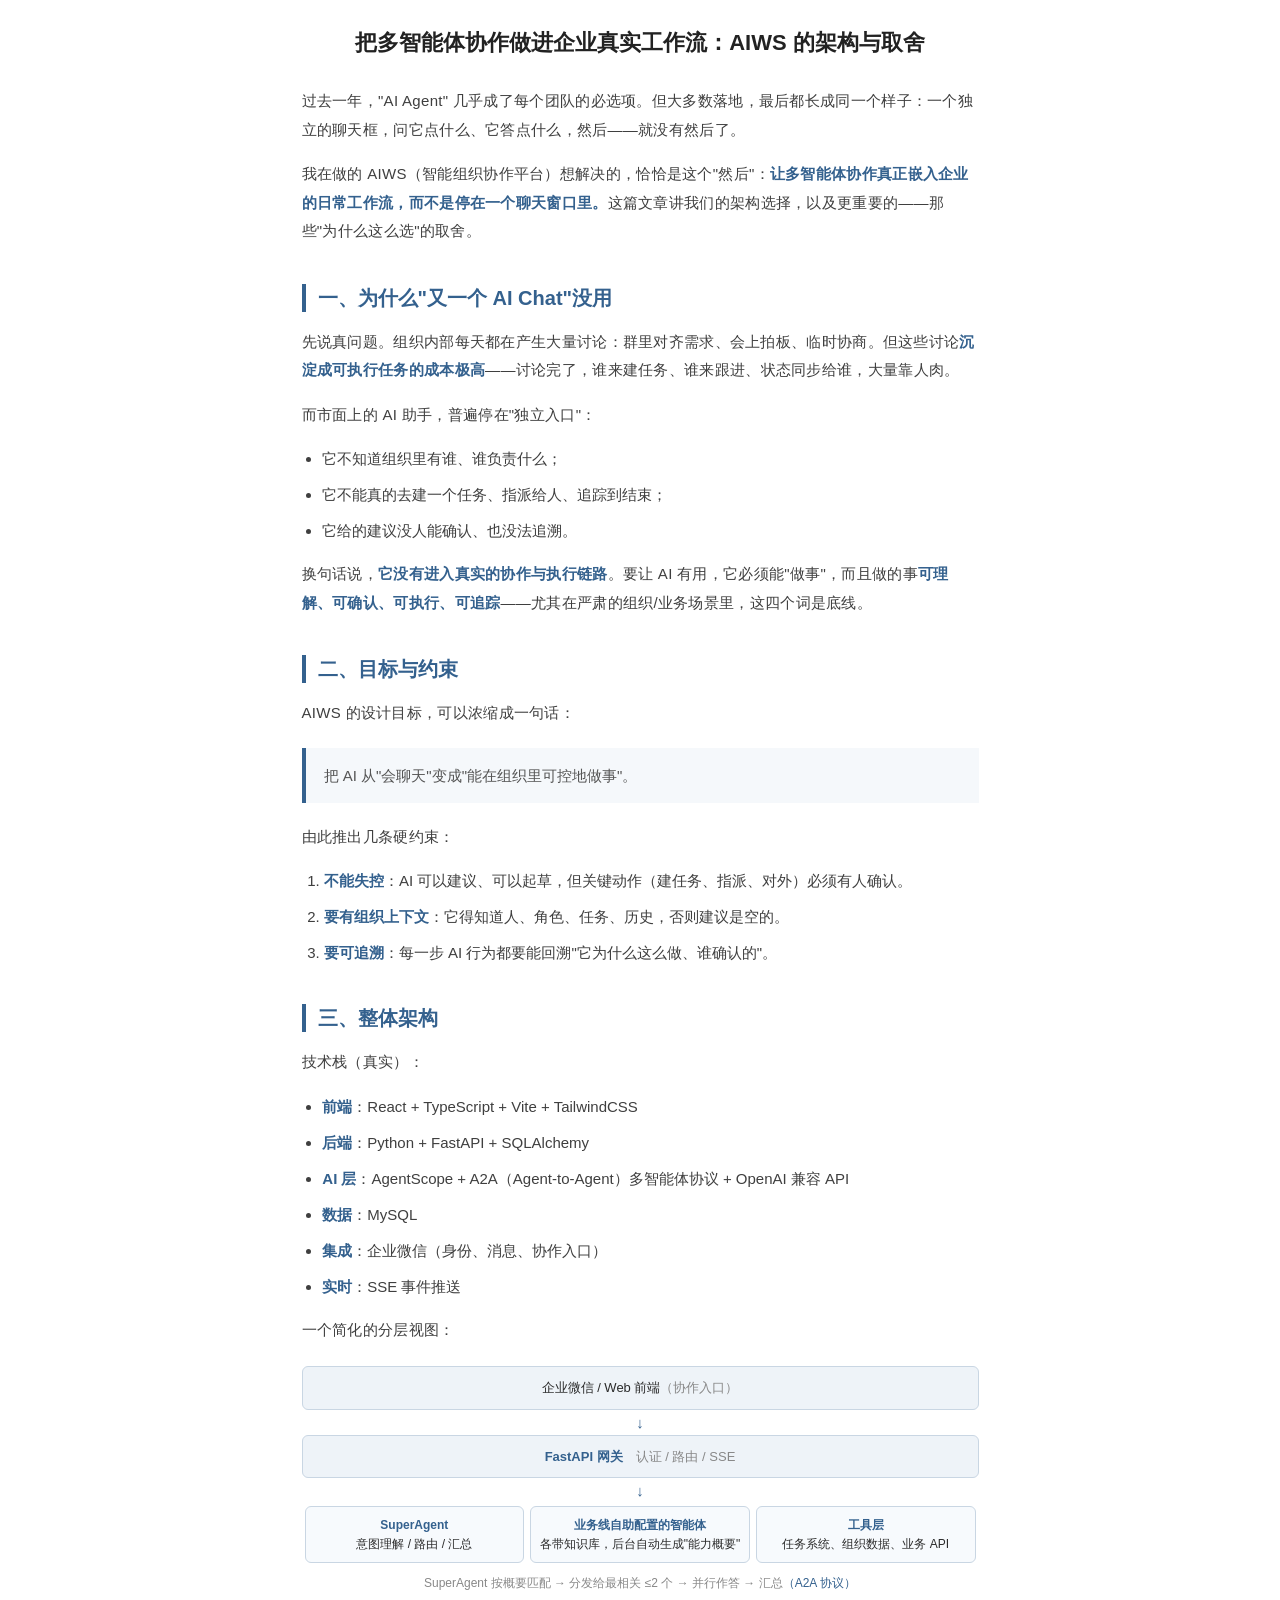
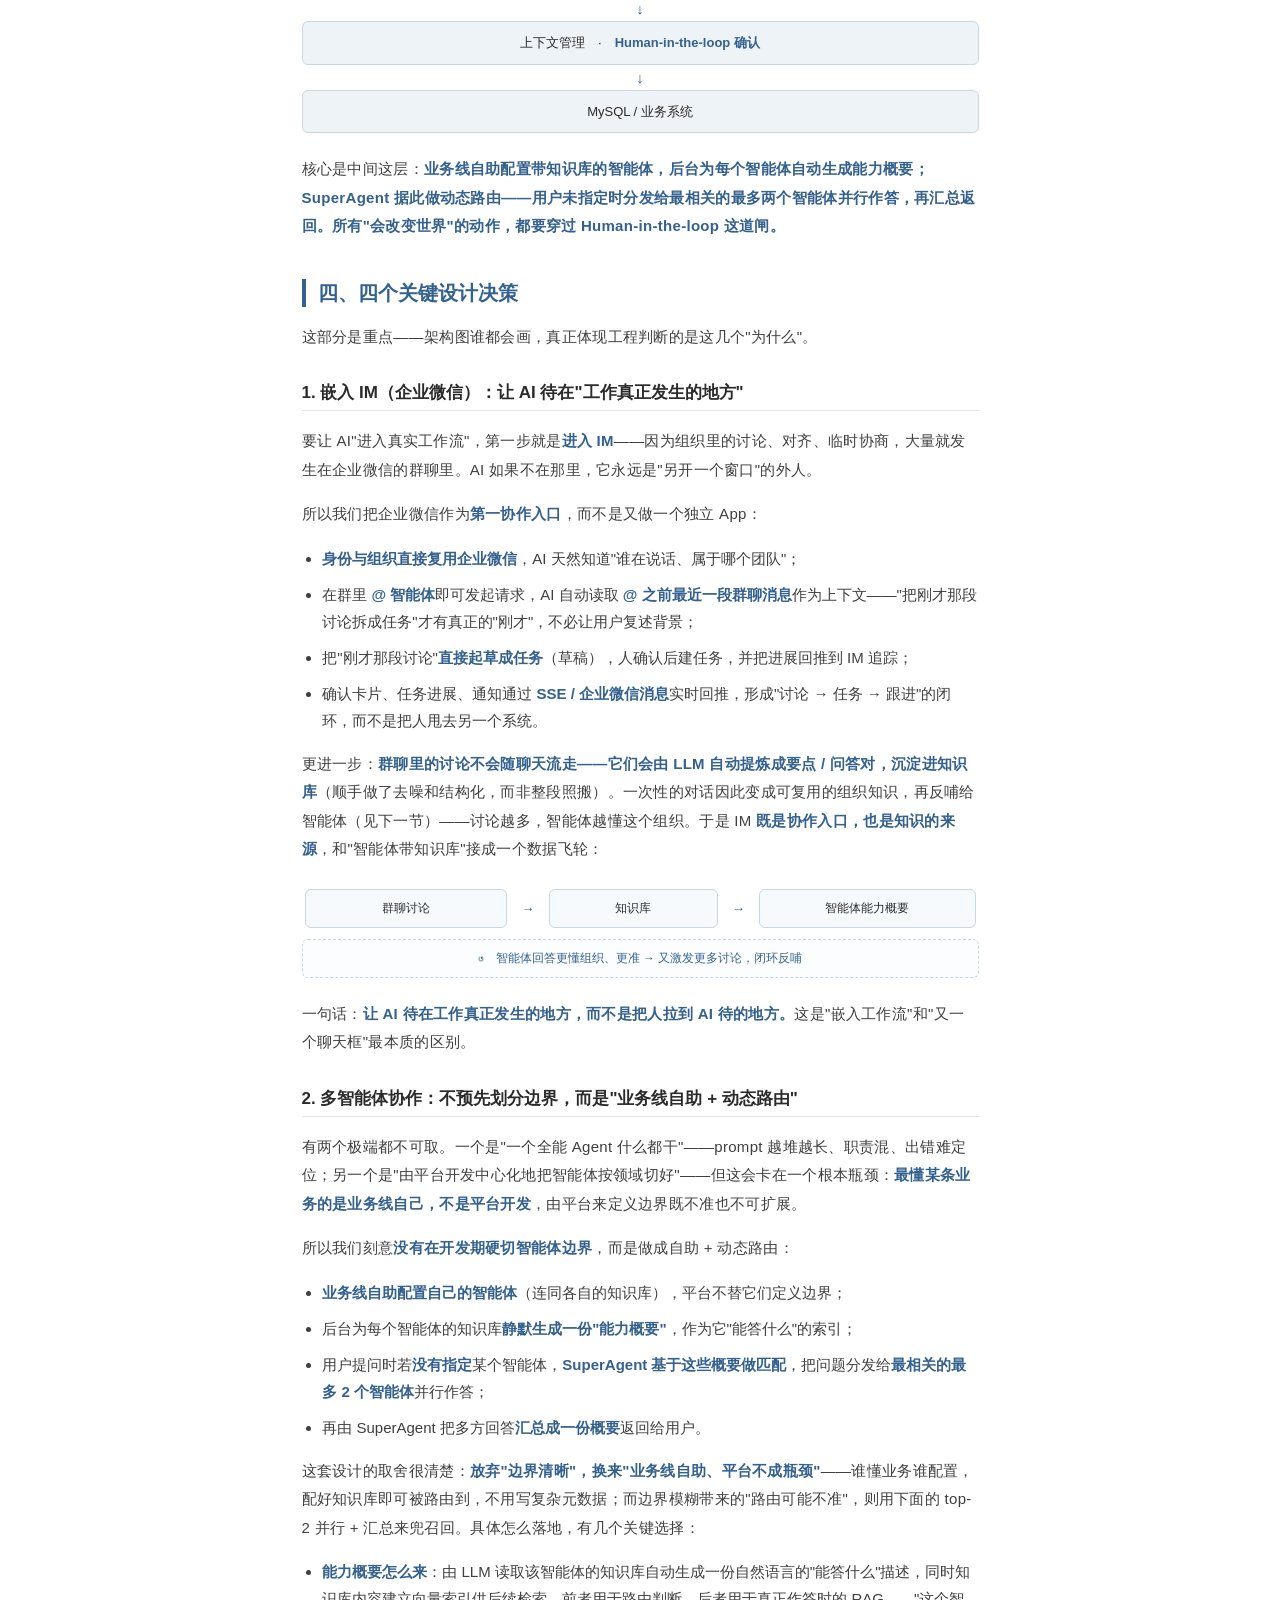
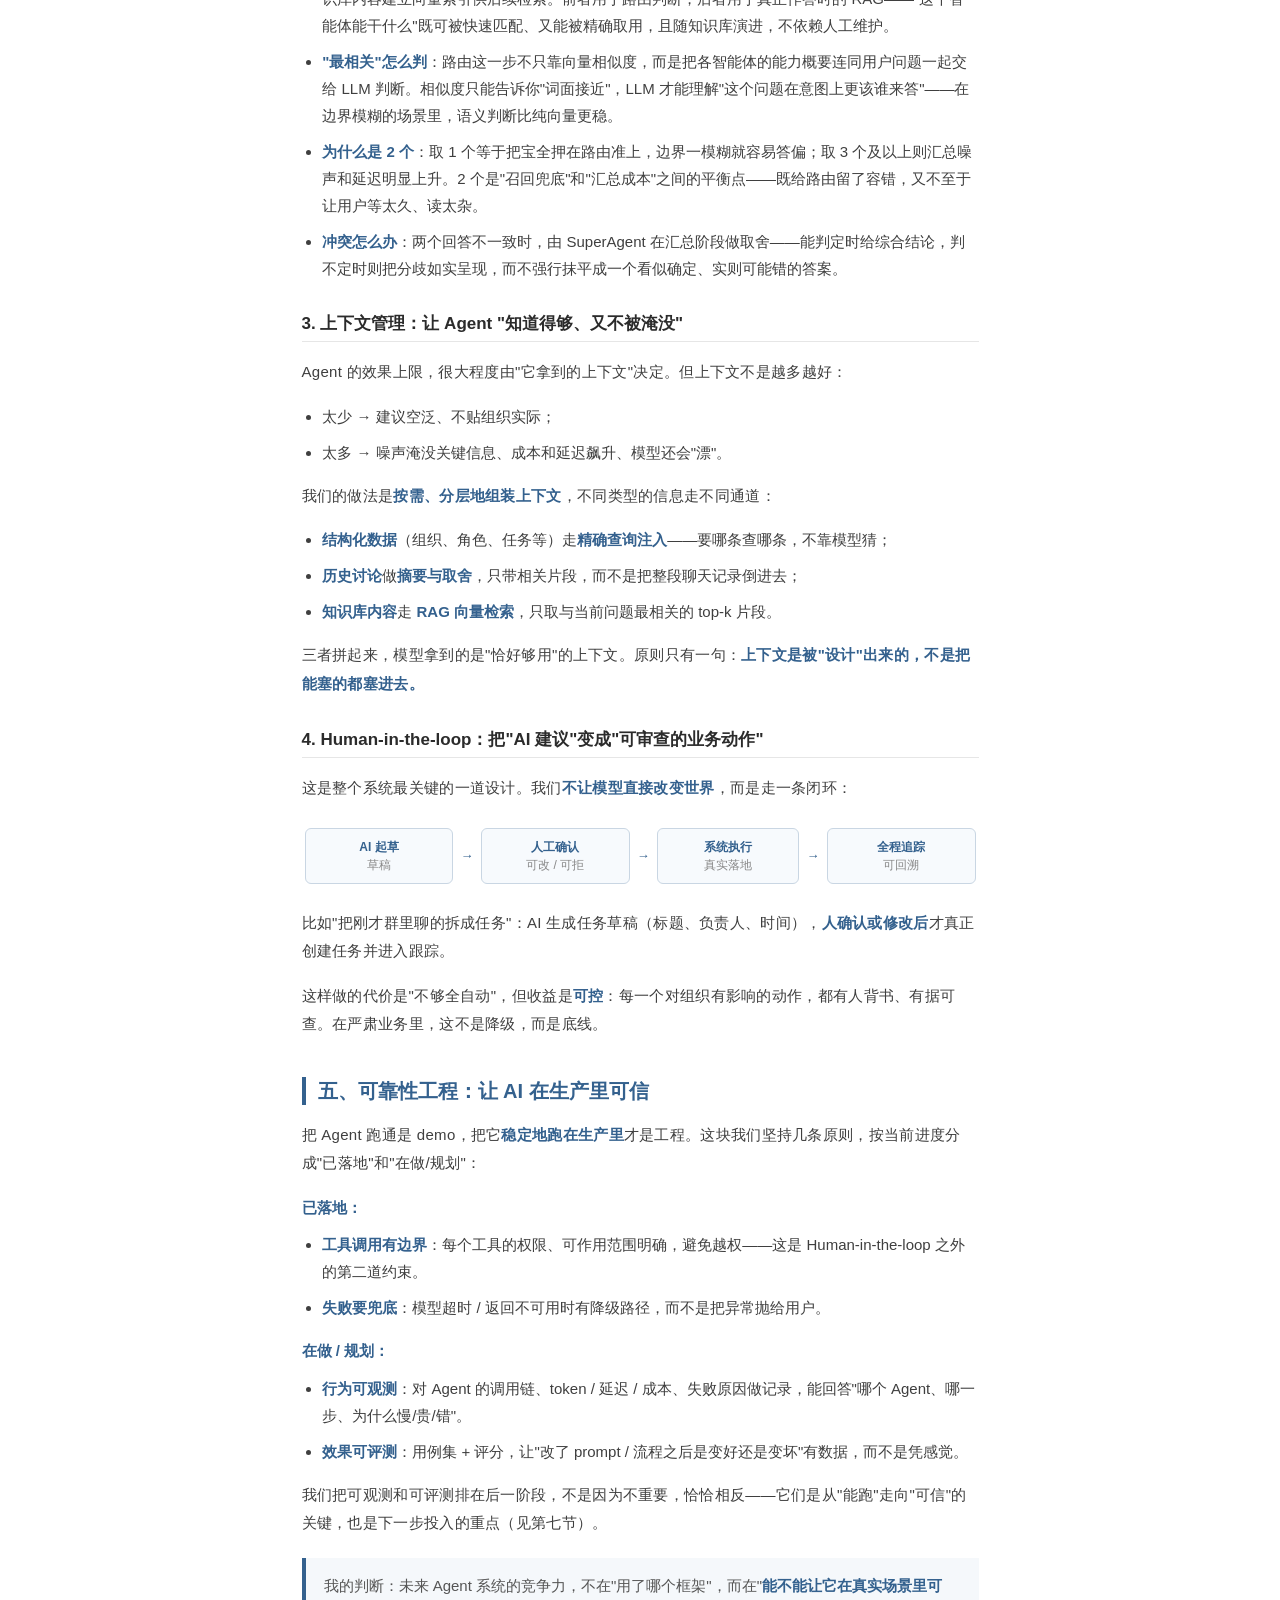
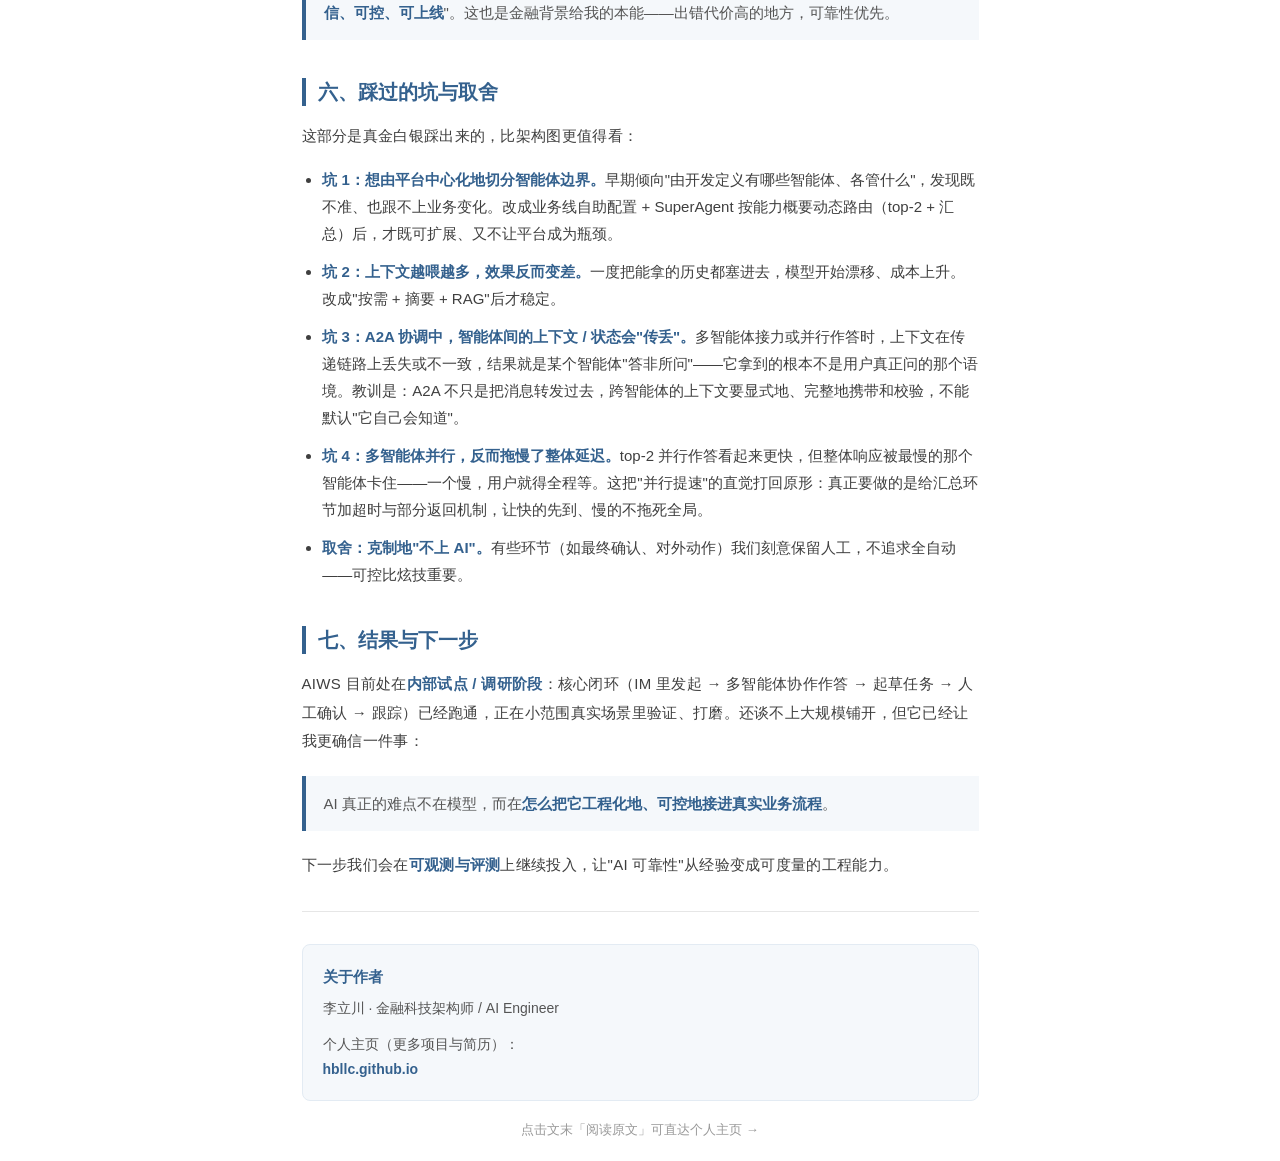
<file: aiws-architecture.html>
<!DOCTYPE html>
<html lang="zh-CN">
<head>
<meta charset="UTF-8">
<meta name="viewport" content="width=device-width, initial-scale=1.0">
<title>AIWS 架构文章 · 公众号排版</title>
</head>
<body style="margin:0;background:#ffffff;">
<!--
  使用方法：
  1. 用浏览器打开本文件；
  2. 在下方虚线框内，从标题到结尾「全选」（Cmd/Ctrl+A 会选中整页，建议从标题处按住拖到文末）；
  3. 复制，粘贴进微信公众号后台的正文编辑器，样式会保留；
  4. 提交前看一下「踩坑提示」（文件最末注释）。
-->
<section style="max-width:677px;margin:0 auto;padding:20px 16px;font-family:-apple-system,BlinkMacSystemFont,'PingFang SC','Hiragino Sans GB','Microsoft YaHei',sans-serif;background:#ffffff;">

  <h1 style="font-size:22px;font-weight:bold;color:#222222;text-align:center;line-height:1.5;margin:6px 0 28px;">把多智能体协作做进企业真实工作流：AIWS 的架构与取舍</h1>

  <p style="margin:16px 0;font-size:15px;color:#3f3f3f;line-height:1.9;letter-spacing:0.3px;">过去一年，"AI Agent" 几乎成了每个团队的必选项。但大多数落地，最后都长成同一个样子：一个独立的聊天框，问它点什么、它答点什么，然后——就没有然后了。</p>

  <p style="margin:16px 0;font-size:15px;color:#3f3f3f;line-height:1.9;letter-spacing:0.3px;">我在做的 AIWS（智能组织协作平台）想解决的，恰恰是这个"然后"：<strong style="color:#34618e;">让多智能体协作真正嵌入企业的日常工作流，而不是停在一个聊天窗口里。</strong>这篇文章讲我们的架构选择，以及更重要的——那些"为什么这么选"的取舍。</p>

  <h2 style="font-size:20px;font-weight:bold;color:#34618e;margin:38px 0 16px;padding-left:12px;border-left:4px solid #34618e;line-height:1.4;">一、为什么"又一个 AI Chat"没用</h2>

  <p style="margin:16px 0;font-size:15px;color:#3f3f3f;line-height:1.9;letter-spacing:0.3px;">先说真问题。组织内部每天都在产生大量讨论：群里对齐需求、会上拍板、临时协商。但这些讨论<strong style="color:#34618e;">沉淀成可执行任务的成本极高</strong>——讨论完了，谁来建任务、谁来跟进、状态同步给谁，大量靠人肉。</p>

  <p style="margin:16px 0;font-size:15px;color:#3f3f3f;line-height:1.9;letter-spacing:0.3px;">而市面上的 AI 助手，普遍停在"独立入口"：</p>

  <ul style="margin:16px 0;padding-left:1.3em;">
    <li style="margin:9px 0;font-size:15px;color:#3f3f3f;line-height:1.8;">它不知道组织里有谁、谁负责什么；</li>
    <li style="margin:9px 0;font-size:15px;color:#3f3f3f;line-height:1.8;">它不能真的去建一个任务、指派给人、追踪到结束；</li>
    <li style="margin:9px 0;font-size:15px;color:#3f3f3f;line-height:1.8;">它给的建议没人能确认、也没法追溯。</li>
  </ul>

  <p style="margin:16px 0;font-size:15px;color:#3f3f3f;line-height:1.9;letter-spacing:0.3px;">换句话说，<strong style="color:#34618e;">它没有进入真实的协作与执行链路</strong>。要让 AI 有用，它必须能"做事"，而且做的事<strong style="color:#34618e;">可理解、可确认、可执行、可追踪</strong>——尤其在严肃的组织/业务场景里，这四个词是底线。</p>

  <h2 style="font-size:20px;font-weight:bold;color:#34618e;margin:38px 0 16px;padding-left:12px;border-left:4px solid #34618e;line-height:1.4;">二、目标与约束</h2>

  <p style="margin:16px 0;font-size:15px;color:#3f3f3f;line-height:1.9;letter-spacing:0.3px;">AIWS 的设计目标，可以浓缩成一句话：</p>

  <blockquote style="margin:20px 0;padding:14px 18px;background:#f5f8fb;border-left:4px solid #34618e;color:#555555;font-size:15px;line-height:1.8;">把 AI 从"会聊天"变成"能在组织里可控地做事"。</blockquote>

  <p style="margin:16px 0;font-size:15px;color:#3f3f3f;line-height:1.9;letter-spacing:0.3px;">由此推出几条硬约束：</p>

  <ol style="margin:16px 0;padding-left:1.4em;">
    <li style="margin:9px 0;font-size:15px;color:#3f3f3f;line-height:1.8;"><strong style="color:#34618e;">不能失控</strong>：AI 可以建议、可以起草，但关键动作（建任务、指派、对外）必须有人确认。</li>
    <li style="margin:9px 0;font-size:15px;color:#3f3f3f;line-height:1.8;"><strong style="color:#34618e;">要有组织上下文</strong>：它得知道人、角色、任务、历史，否则建议是空的。</li>
    <li style="margin:9px 0;font-size:15px;color:#3f3f3f;line-height:1.8;"><strong style="color:#34618e;">要可追溯</strong>：每一步 AI 行为都要能回溯"它为什么这么做、谁确认的"。</li>
  </ol>

  <h2 style="font-size:20px;font-weight:bold;color:#34618e;margin:38px 0 16px;padding-left:12px;border-left:4px solid #34618e;line-height:1.4;">三、整体架构</h2>

  <p style="margin:16px 0;font-size:15px;color:#3f3f3f;line-height:1.9;letter-spacing:0.3px;">技术栈（真实）：</p>

  <ul style="margin:16px 0;padding-left:1.3em;">
    <li style="margin:9px 0;font-size:15px;color:#3f3f3f;line-height:1.8;"><strong style="color:#34618e;">前端</strong>：React + TypeScript + Vite + TailwindCSS</li>
    <li style="margin:9px 0;font-size:15px;color:#3f3f3f;line-height:1.8;"><strong style="color:#34618e;">后端</strong>：Python + FastAPI + SQLAlchemy</li>
    <li style="margin:9px 0;font-size:15px;color:#3f3f3f;line-height:1.8;"><strong style="color:#34618e;">AI 层</strong>：AgentScope + A2A（Agent-to-Agent）多智能体协议 + OpenAI 兼容 API</li>
    <li style="margin:9px 0;font-size:15px;color:#3f3f3f;line-height:1.8;"><strong style="color:#34618e;">数据</strong>：MySQL</li>
    <li style="margin:9px 0;font-size:15px;color:#3f3f3f;line-height:1.8;"><strong style="color:#34618e;">集成</strong>：企业微信（身份、消息、协作入口）</li>
    <li style="margin:9px 0;font-size:15px;color:#3f3f3f;line-height:1.8;"><strong style="color:#34618e;">实时</strong>：SSE 事件推送</li>
  </ul>

  <p style="margin:16px 0;font-size:15px;color:#3f3f3f;line-height:1.9;letter-spacing:0.3px;">一个简化的分层视图：</p>

  <section style="margin:22px 0;">
    <div style="border:1px solid #c9d6e3;background:#eef3f8;border-radius:6px;padding:11px;text-align:center;font-size:13px;color:#2b2b2b;line-height:1.5;">企业微信 / Web 前端<span style="color:#888;">（协作入口）</span></div>
    <div style="text-align:center;color:#34618e;font-size:15px;line-height:1;margin:5px 0;">↓</div>
    <div style="border:1px solid #c9d6e3;background:#eef3f8;border-radius:6px;padding:11px;text-align:center;font-size:13px;color:#2b2b2b;line-height:1.5;"><strong style="color:#34618e;">FastAPI 网关</strong>　<span style="color:#888;">认证 / 路由 / SSE</span></div>
    <div style="text-align:center;color:#34618e;font-size:15px;line-height:1;margin:5px 0;">↓</div>
    <table style="width:100%;border-collapse:collapse;table-layout:fixed;"><tr>
      <td style="width:33.3%;vertical-align:top;padding:3px;"><div style="border:1px solid #c9d6e3;background:#f7fafd;border-radius:6px;padding:9px 6px;font-size:12px;color:#2b2b2b;text-align:center;line-height:1.55;height:100%;box-sizing:border-box;"><strong style="color:#34618e;">SuperAgent</strong><br>意图理解 / 路由 / 汇总</div></td>
      <td style="width:33.3%;vertical-align:top;padding:3px;"><div style="border:1px solid #c9d6e3;background:#f7fafd;border-radius:6px;padding:9px 6px;font-size:12px;color:#2b2b2b;text-align:center;line-height:1.55;height:100%;box-sizing:border-box;"><strong style="color:#34618e;">业务线自助配置的智能体</strong><br>各带知识库，后台自动生成"能力概要"</div></td>
      <td style="width:33.3%;vertical-align:top;padding:3px;"><div style="border:1px solid #c9d6e3;background:#f7fafd;border-radius:6px;padding:9px 6px;font-size:12px;color:#2b2b2b;text-align:center;line-height:1.55;height:100%;box-sizing:border-box;"><strong style="color:#34618e;">工具层</strong><br>任务系统、组织数据、业务 API</div></td>
    </tr></table>
    <div style="text-align:center;font-size:12px;color:#888888;margin:8px 0;line-height:1.6;">SuperAgent 按概要匹配 → 分发给最相关 ≤2 个 → 并行作答 → 汇总<span style="color:#34618e;">（A2A 协议）</span></div>
    <div style="text-align:center;color:#34618e;font-size:15px;line-height:1;margin:5px 0;">↓</div>
    <div style="border:1px solid #c9d6e3;background:#eef3f8;border-radius:6px;padding:11px;text-align:center;font-size:13px;color:#2b2b2b;line-height:1.5;">上下文管理　·　<strong style="color:#34618e;">Human-in-the-loop 确认</strong></div>
    <div style="text-align:center;color:#34618e;font-size:15px;line-height:1;margin:5px 0;">↓</div>
    <div style="border:1px solid #c9d6e3;background:#eef3f8;border-radius:6px;padding:11px;text-align:center;font-size:13px;color:#2b2b2b;line-height:1.5;">MySQL / 业务系统</div>
  </section>

  <p style="margin:16px 0;font-size:15px;color:#3f3f3f;line-height:1.9;letter-spacing:0.3px;">核心是中间这层：<strong style="color:#34618e;">业务线自助配置带知识库的智能体，后台为每个智能体自动生成能力概要；SuperAgent 据此做动态路由——用户未指定时分发给最相关的最多两个智能体并行作答，再汇总返回。所有"会改变世界"的动作，都要穿过 Human-in-the-loop 这道闸。</strong></p>

  <h2 style="font-size:20px;font-weight:bold;color:#34618e;margin:38px 0 16px;padding-left:12px;border-left:4px solid #34618e;line-height:1.4;">四、四个关键设计决策</h2>

  <p style="margin:16px 0;font-size:15px;color:#3f3f3f;line-height:1.9;letter-spacing:0.3px;">这部分是重点——架构图谁都会画，真正体现工程判断的是这几个"为什么"。</p>

  <h3 style="font-size:17px;font-weight:bold;color:#2b2b2b;margin:30px 0 12px;padding-bottom:6px;border-bottom:1px solid #e6e6e6;">1. 嵌入 IM（企业微信）：让 AI 待在"工作真正发生的地方"</h3>

  <p style="margin:16px 0;font-size:15px;color:#3f3f3f;line-height:1.9;letter-spacing:0.3px;">要让 AI"进入真实工作流"，第一步就是<strong style="color:#34618e;">进入 IM</strong>——因为组织里的讨论、对齐、临时协商，大量就发生在企业微信的群聊里。AI 如果不在那里，它永远是"另开一个窗口"的外人。</p>

  <p style="margin:16px 0;font-size:15px;color:#3f3f3f;line-height:1.9;letter-spacing:0.3px;">所以我们把企业微信作为<strong style="color:#34618e;">第一协作入口</strong>，而不是又做一个独立 App：</p>

  <ul style="margin:16px 0;padding-left:1.3em;">
    <li style="margin:9px 0;font-size:15px;color:#3f3f3f;line-height:1.8;"><strong style="color:#34618e;">身份与组织直接复用企业微信</strong>，AI 天然知道"谁在说话、属于哪个团队"；</li>
    <li style="margin:9px 0;font-size:15px;color:#3f3f3f;line-height:1.8;">在群里 <strong style="color:#34618e;">@ 智能体</strong>即可发起请求，AI 自动读取 <strong style="color:#34618e;">@ 之前最近一段群聊消息</strong>作为上下文——"把刚才那段讨论拆成任务"才有真正的"刚才"，不必让用户复述背景；</li>
    <li style="margin:9px 0;font-size:15px;color:#3f3f3f;line-height:1.8;">把"刚才那段讨论"<strong style="color:#34618e;">直接起草成任务</strong>（草稿），人确认后建任务，并把进展回推到 IM 追踪；</li>
    <li style="margin:9px 0;font-size:15px;color:#3f3f3f;line-height:1.8;">确认卡片、任务进展、通知通过 <strong style="color:#34618e;">SSE / 企业微信消息</strong>实时回推，形成"讨论 → 任务 → 跟进"的闭环，而不是把人甩去另一个系统。</li>
  </ul>

  <p style="margin:16px 0;font-size:15px;color:#3f3f3f;line-height:1.9;letter-spacing:0.3px;">更进一步：<strong style="color:#34618e;">群聊里的讨论不会随聊天流走——它们会由 LLM 自动提炼成要点 / 问答对，沉淀进知识库</strong>（顺手做了去噪和结构化，而非整段照搬）。一次性的对话因此变成可复用的组织知识，再反哺给智能体（见下一节）——讨论越多，智能体越懂这个组织。于是 IM <strong style="color:#34618e;">既是协作入口，也是知识的来源</strong>，和"智能体带知识库"接成一个数据飞轮：</p>

  <section style="margin:22px 0;">
    <table style="width:100%;border-collapse:collapse;table-layout:fixed;"><tr>
      <td style="width:30%;padding:3px;"><div style="border:1px solid #c9d6e3;background:#f7fafd;border-radius:6px;padding:10px 4px;text-align:center;font-size:12px;color:#2b2b2b;line-height:1.4;">群聊讨论</div></td>
      <td style="width:5%;text-align:center;color:#34618e;font-size:13px;">→</td>
      <td style="width:25%;padding:3px;"><div style="border:1px solid #c9d6e3;background:#f7fafd;border-radius:6px;padding:10px 4px;text-align:center;font-size:12px;color:#2b2b2b;line-height:1.4;">知识库</div></td>
      <td style="width:5%;text-align:center;color:#34618e;font-size:13px;">→</td>
      <td style="width:32%;padding:3px;"><div style="border:1px solid #c9d6e3;background:#f7fafd;border-radius:6px;padding:10px 4px;text-align:center;font-size:12px;color:#2b2b2b;line-height:1.4;">智能体能力概要</div></td>
    </tr></table>
    <div style="margin-top:8px;border:1px dashed #c9d6e3;background:#fbfdff;border-radius:6px;padding:9px;text-align:center;font-size:12px;color:#34618e;line-height:1.6;">↺　智能体回答更懂组织、更准 → 又激发更多讨论，闭环反哺</div>
  </section>

  <p style="margin:16px 0;font-size:15px;color:#3f3f3f;line-height:1.9;letter-spacing:0.3px;">一句话：<strong style="color:#34618e;">让 AI 待在工作真正发生的地方，而不是把人拉到 AI 待的地方。</strong>这是"嵌入工作流"和"又一个聊天框"最本质的区别。</p>

  <h3 style="font-size:17px;font-weight:bold;color:#2b2b2b;margin:30px 0 12px;padding-bottom:6px;border-bottom:1px solid #e6e6e6;">2. 多智能体协作：不预先划分边界，而是"业务线自助 + 动态路由"</h3>

  <p style="margin:16px 0;font-size:15px;color:#3f3f3f;line-height:1.9;letter-spacing:0.3px;">有两个极端都不可取。一个是"一个全能 Agent 什么都干"——prompt 越堆越长、职责混、出错难定位；另一个是"由平台开发中心化地把智能体按领域切好"——但这会卡在一个根本瓶颈：<strong style="color:#34618e;">最懂某条业务的是业务线自己，不是平台开发</strong>，由平台来定义边界既不准也不可扩展。</p>

  <p style="margin:16px 0;font-size:15px;color:#3f3f3f;line-height:1.9;letter-spacing:0.3px;">所以我们刻意<strong style="color:#34618e;">没有在开发期硬切智能体边界</strong>，而是做成自助 + 动态路由：</p>

  <ul style="margin:16px 0;padding-left:1.3em;">
    <li style="margin:9px 0;font-size:15px;color:#3f3f3f;line-height:1.8;"><strong style="color:#34618e;">业务线自助配置自己的智能体</strong>（连同各自的知识库），平台不替它们定义边界；</li>
    <li style="margin:9px 0;font-size:15px;color:#3f3f3f;line-height:1.8;">后台为每个智能体的知识库<strong style="color:#34618e;">静默生成一份"能力概要"</strong>，作为它"能答什么"的索引；</li>
    <li style="margin:9px 0;font-size:15px;color:#3f3f3f;line-height:1.8;">用户提问时若<strong style="color:#34618e;">没有指定</strong>某个智能体，<strong style="color:#34618e;">SuperAgent 基于这些概要做匹配</strong>，把问题分发给<strong style="color:#34618e;">最相关的最多 2 个智能体</strong>并行作答；</li>
    <li style="margin:9px 0;font-size:15px;color:#3f3f3f;line-height:1.8;">再由 SuperAgent 把多方回答<strong style="color:#34618e;">汇总成一份概要</strong>返回给用户。</li>
  </ul>

  <p style="margin:16px 0;font-size:15px;color:#3f3f3f;line-height:1.9;letter-spacing:0.3px;">这套设计的取舍很清楚：<strong style="color:#34618e;">放弃"边界清晰"，换来"业务线自助、平台不成瓶颈"</strong>——谁懂业务谁配置，配好知识库即可被路由到，不用写复杂元数据；而边界模糊带来的"路由可能不准"，则用下面的 top-2 并行 + 汇总来兜召回。具体怎么落地，有几个关键选择：</p>

  <ul style="margin:16px 0;padding-left:1.3em;">
    <li style="margin:9px 0;font-size:15px;color:#3f3f3f;line-height:1.8;"><strong style="color:#34618e;">能力概要怎么来</strong>：由 LLM 读取该智能体的知识库自动生成一份自然语言的"能答什么"描述，同时知识库内容建立向量索引供后续检索。前者用于路由判断，后者用于真正作答时的 RAG——"这个智能体能干什么"既可被快速匹配、又能被精确取用，且随知识库演进，不依赖人工维护。</li>
    <li style="margin:9px 0;font-size:15px;color:#3f3f3f;line-height:1.8;"><strong style="color:#34618e;">"最相关"怎么判</strong>：路由这一步不只靠向量相似度，而是把各智能体的能力概要连同用户问题一起交给 LLM 判断。相似度只能告诉你"词面接近"，LLM 才能理解"这个问题在意图上更该谁来答"——在边界模糊的场景里，语义判断比纯向量更稳。</li>
    <li style="margin:9px 0;font-size:15px;color:#3f3f3f;line-height:1.8;"><strong style="color:#34618e;">为什么是 2 个</strong>：取 1 个等于把宝全押在路由准上，边界一模糊就容易答偏；取 3 个及以上则汇总噪声和延迟明显上升。2 个是"召回兜底"和"汇总成本"之间的平衡点——既给路由留了容错，又不至于让用户等太久、读太杂。</li>
    <li style="margin:9px 0;font-size:15px;color:#3f3f3f;line-height:1.8;"><strong style="color:#34618e;">冲突怎么办</strong>：两个回答不一致时，由 SuperAgent 在汇总阶段做取舍——能判定时给综合结论，判不定时则把分歧如实呈现，而不强行抹平成一个看似确定、实则可能错的答案。</li>
  </ul>

  <h3 style="font-size:17px;font-weight:bold;color:#2b2b2b;margin:30px 0 12px;padding-bottom:6px;border-bottom:1px solid #e6e6e6;">3. 上下文管理：让 Agent "知道得够、又不被淹没"</h3>

  <p style="margin:16px 0;font-size:15px;color:#3f3f3f;line-height:1.9;letter-spacing:0.3px;">Agent 的效果上限，很大程度由"它拿到的上下文"决定。但上下文不是越多越好：</p>

  <ul style="margin:16px 0;padding-left:1.3em;">
    <li style="margin:9px 0;font-size:15px;color:#3f3f3f;line-height:1.8;">太少 → 建议空泛、不贴组织实际；</li>
    <li style="margin:9px 0;font-size:15px;color:#3f3f3f;line-height:1.8;">太多 → 噪声淹没关键信息、成本和延迟飙升、模型还会"漂"。</li>
  </ul>

  <p style="margin:16px 0;font-size:15px;color:#3f3f3f;line-height:1.9;letter-spacing:0.3px;">我们的做法是<strong style="color:#34618e;">按需、分层地组装上下文</strong>，不同类型的信息走不同通道：</p>

  <ul style="margin:16px 0;padding-left:1.3em;">
    <li style="margin:9px 0;font-size:15px;color:#3f3f3f;line-height:1.8;"><strong style="color:#34618e;">结构化数据</strong>（组织、角色、任务等）走<strong style="color:#34618e;">精确查询注入</strong>——要哪条查哪条，不靠模型猜；</li>
    <li style="margin:9px 0;font-size:15px;color:#3f3f3f;line-height:1.8;"><strong style="color:#34618e;">历史讨论</strong>做<strong style="color:#34618e;">摘要与取舍</strong>，只带相关片段，而不是把整段聊天记录倒进去；</li>
    <li style="margin:9px 0;font-size:15px;color:#3f3f3f;line-height:1.8;"><strong style="color:#34618e;">知识库内容</strong>走 <strong style="color:#34618e;">RAG 向量检索</strong>，只取与当前问题最相关的 top-k 片段。</li>
  </ul>

  <p style="margin:16px 0;font-size:15px;color:#3f3f3f;line-height:1.9;letter-spacing:0.3px;">三者拼起来，模型拿到的是"恰好够用"的上下文。原则只有一句：<strong style="color:#34618e;">上下文是被"设计"出来的，不是把能塞的都塞进去。</strong></p>

  <h3 style="font-size:17px;font-weight:bold;color:#2b2b2b;margin:30px 0 12px;padding-bottom:6px;border-bottom:1px solid #e6e6e6;">4. Human-in-the-loop：把"AI 建议"变成"可审查的业务动作"</h3>

  <p style="margin:16px 0;font-size:15px;color:#3f3f3f;line-height:1.9;letter-spacing:0.3px;">这是整个系统最关键的一道设计。我们<strong style="color:#34618e;">不让模型直接改变世界</strong>，而是走一条闭环：</p>

  <section style="margin:22px 0;">
    <table style="width:100%;border-collapse:collapse;table-layout:fixed;"><tr>
      <td style="width:23%;padding:3px;"><div style="border:1px solid #c9d6e3;background:#f7fafd;border-radius:6px;padding:9px 4px;text-align:center;font-size:12px;color:#2b2b2b;line-height:1.5;"><strong style="color:#34618e;">AI 起草</strong><br><span style="color:#888;">草稿</span></div></td>
      <td style="width:3%;text-align:center;color:#34618e;font-size:13px;">→</td>
      <td style="width:23%;padding:3px;"><div style="border:1px solid #c9d6e3;background:#f7fafd;border-radius:6px;padding:9px 4px;text-align:center;font-size:12px;color:#2b2b2b;line-height:1.5;"><strong style="color:#34618e;">人工确认</strong><br><span style="color:#888;">可改 / 可拒</span></div></td>
      <td style="width:3%;text-align:center;color:#34618e;font-size:13px;">→</td>
      <td style="width:22%;padding:3px;"><div style="border:1px solid #c9d6e3;background:#f7fafd;border-radius:6px;padding:9px 4px;text-align:center;font-size:12px;color:#2b2b2b;line-height:1.5;"><strong style="color:#34618e;">系统执行</strong><br><span style="color:#888;">真实落地</span></div></td>
      <td style="width:3%;text-align:center;color:#34618e;font-size:13px;">→</td>
      <td style="width:23%;padding:3px;"><div style="border:1px solid #c9d6e3;background:#f7fafd;border-radius:6px;padding:9px 4px;text-align:center;font-size:12px;color:#2b2b2b;line-height:1.5;"><strong style="color:#34618e;">全程追踪</strong><br><span style="color:#888;">可回溯</span></div></td>
    </tr></table>
  </section>

  <p style="margin:16px 0;font-size:15px;color:#3f3f3f;line-height:1.9;letter-spacing:0.3px;">比如"把刚才群里聊的拆成任务"：AI 生成任务草稿（标题、负责人、时间），<strong style="color:#34618e;">人确认或修改后</strong>才真正创建任务并进入跟踪。</p>

  <p style="margin:16px 0;font-size:15px;color:#3f3f3f;line-height:1.9;letter-spacing:0.3px;">这样做的代价是"不够全自动"，但收益是<strong style="color:#34618e;">可控</strong>：每一个对组织有影响的动作，都有人背书、有据可查。在严肃业务里，这不是降级，而是底线。</p>

  <h2 style="font-size:20px;font-weight:bold;color:#34618e;margin:38px 0 16px;padding-left:12px;border-left:4px solid #34618e;line-height:1.4;">五、可靠性工程：让 AI 在生产里可信</h2>

  <p style="margin:16px 0;font-size:15px;color:#3f3f3f;line-height:1.9;letter-spacing:0.3px;">把 Agent 跑通是 demo，把它<strong style="color:#34618e;">稳定地跑在生产里</strong>才是工程。这块我们坚持几条原则，按当前进度分成"已落地"和"在做/规划"：</p>

  <p style="margin:16px 0 8px;font-size:15px;color:#3f3f3f;line-height:1.9;"><strong style="color:#34618e;">已落地：</strong></p>

  <ul style="margin:8px 0 16px;padding-left:1.3em;">
    <li style="margin:9px 0;font-size:15px;color:#3f3f3f;line-height:1.8;"><strong style="color:#34618e;">工具调用有边界</strong>：每个工具的权限、可作用范围明确，避免越权——这是 Human-in-the-loop 之外的第二道约束。</li>
    <li style="margin:9px 0;font-size:15px;color:#3f3f3f;line-height:1.8;"><strong style="color:#34618e;">失败要兜底</strong>：模型超时 / 返回不可用时有降级路径，而不是把异常抛给用户。</li>
  </ul>

  <p style="margin:16px 0 8px;font-size:15px;color:#3f3f3f;line-height:1.9;"><strong style="color:#34618e;">在做 / 规划：</strong></p>

  <ul style="margin:8px 0 16px;padding-left:1.3em;">
    <li style="margin:9px 0;font-size:15px;color:#3f3f3f;line-height:1.8;"><strong style="color:#34618e;">行为可观测</strong>：对 Agent 的调用链、token / 延迟 / 成本、失败原因做记录，能回答"哪个 Agent、哪一步、为什么慢/贵/错"。</li>
    <li style="margin:9px 0;font-size:15px;color:#3f3f3f;line-height:1.8;"><strong style="color:#34618e;">效果可评测</strong>：用例集 + 评分，让"改了 prompt / 流程之后是变好还是变坏"有数据，而不是凭感觉。</li>
  </ul>

  <p style="margin:16px 0;font-size:15px;color:#3f3f3f;line-height:1.9;letter-spacing:0.3px;">我们把可观测和可评测排在后一阶段，不是因为不重要，恰恰相反——它们是从"能跑"走向"可信"的关键，也是下一步投入的重点（见第七节）。</p>

  <blockquote style="margin:20px 0;padding:14px 18px;background:#f5f8fb;border-left:4px solid #34618e;color:#555555;font-size:15px;line-height:1.8;">我的判断：未来 Agent 系统的竞争力，不在"用了哪个框架"，而在"<strong style="color:#34618e;">能不能让它在真实场景里可信、可控、可上线</strong>"。这也是金融背景给我的本能——出错代价高的地方，可靠性优先。</blockquote>

  <h2 style="font-size:20px;font-weight:bold;color:#34618e;margin:38px 0 16px;padding-left:12px;border-left:4px solid #34618e;line-height:1.4;">六、踩过的坑与取舍</h2>

  <p style="margin:16px 0;font-size:15px;color:#3f3f3f;line-height:1.9;letter-spacing:0.3px;">这部分是真金白银踩出来的，比架构图更值得看：</p>

  <ul style="margin:16px 0;padding-left:1.3em;">
    <li style="margin:11px 0;font-size:15px;color:#3f3f3f;line-height:1.8;"><strong style="color:#34618e;">坑 1：想由平台中心化地切分智能体边界。</strong>早期倾向"由开发定义有哪些智能体、各管什么"，发现既不准、也跟不上业务变化。改成业务线自助配置 + SuperAgent 按能力概要动态路由（top-2 + 汇总）后，才既可扩展、又不让平台成为瓶颈。</li>
    <li style="margin:11px 0;font-size:15px;color:#3f3f3f;line-height:1.8;"><strong style="color:#34618e;">坑 2：上下文越喂越多，效果反而变差。</strong>一度把能拿的历史都塞进去，模型开始漂移、成本上升。改成"按需 + 摘要 + RAG"后才稳定。</li>
    <li style="margin:11px 0;font-size:15px;color:#3f3f3f;line-height:1.8;"><strong style="color:#34618e;">坑 3：A2A 协调中，智能体间的上下文 / 状态会"传丢"。</strong>多智能体接力或并行作答时，上下文在传递链路上丢失或不一致，结果就是某个智能体"答非所问"——它拿到的根本不是用户真正问的那个语境。教训是：A2A 不只是把消息转发过去，跨智能体的上下文要显式地、完整地携带和校验，不能默认"它自己会知道"。</li>
    <li style="margin:11px 0;font-size:15px;color:#3f3f3f;line-height:1.8;"><strong style="color:#34618e;">坑 4：多智能体并行，反而拖慢了整体延迟。</strong>top-2 并行作答看起来更快，但整体响应被最慢的那个智能体卡住——一个慢，用户就得全程等。这把"并行提速"的直觉打回原形：真正要做的是给汇总环节加超时与部分返回机制，让快的先到、慢的不拖死全局。</li>
    <li style="margin:11px 0;font-size:15px;color:#3f3f3f;line-height:1.8;"><strong style="color:#34618e;">取舍：克制地"不上 AI"。</strong>有些环节（如最终确认、对外动作）我们刻意保留人工，不追求全自动——可控比炫技重要。</li>
  </ul>

  <h2 style="font-size:20px;font-weight:bold;color:#34618e;margin:38px 0 16px;padding-left:12px;border-left:4px solid #34618e;line-height:1.4;">七、结果与下一步</h2>

  <p style="margin:16px 0;font-size:15px;color:#3f3f3f;line-height:1.9;letter-spacing:0.3px;">AIWS 目前处在<strong style="color:#34618e;">内部试点 / 调研阶段</strong>：核心闭环（IM 里发起 → 多智能体协作作答 → 起草任务 → 人工确认 → 跟踪）已经跑通，正在小范围真实场景里验证、打磨。还谈不上大规模铺开，但它已经让我更确信一件事：</p>

  <blockquote style="margin:20px 0;padding:14px 18px;background:#f5f8fb;border-left:4px solid #34618e;color:#555555;font-size:15px;line-height:1.8;">AI 真正的难点不在模型，而在<strong style="color:#34618e;">怎么把它工程化地、可控地接进真实业务流程</strong>。</blockquote>

  <p style="margin:16px 0;font-size:15px;color:#3f3f3f;line-height:1.9;letter-spacing:0.3px;">下一步我们会在<strong style="color:#34618e;">可观测与评测</strong>上继续投入，让"AI 可靠性"从经验变成可度量的工程能力。</p>

  <hr style="border:none;border-top:1px solid #e6e6e6;margin:32px 0;">

  <!-- 关于作者 / 个人主页 卡片 -->
  <section style="margin:24px 0 8px;padding:18px 20px;background:#f5f8fb;border:1px solid #e3ebf3;border-radius:8px;">
    <p style="margin:0 0 6px;font-size:15px;color:#222222;line-height:1.8;"><strong style="color:#34618e;">关于作者</strong></p>
    <p style="margin:0 0 10px;font-size:14px;color:#555555;line-height:1.8;">李立川 · 金融科技架构师 / AI Engineer</p>
    <p style="margin:0;font-size:14px;color:#555555;line-height:1.8;">个人主页（更多项目与简历）：<br><strong style="color:#34618e;">hbllc.github.io</strong></p>
  </section>

  <p style="margin:18px 0 0;font-size:13px;color:#999999;line-height:1.7;text-align:center;">点击文末「阅读原文」可直达个人主页 →</p>

</section>

<!--
  ============ 公众号发布说明（这段是注释，不会被粘贴进正文）============

  ✅ 已解决：
  1.【架构图手机错位】原 3 张 ASCII 方框图已全部改成「原生 HTML 表格/盒子」，
     在公众号 PC 和手机端都能正常渲染，无需再截图。
  2.【外链不可点】主页已在正文以文字呈现 + 文末一行「点击阅读原文直达」。
  3.【N 条占位】正文已把"最近 N 条"改为"最近一段群聊消息"，读起来更自然。

  ⚙️ 发文时你需要做两件事（平台限制，文件里改不了）：
  A.【阅读原文设外链】发文页把「阅读原文」字段填成 https://hbllc.github.io/
     —— 这是微信正文唯一能放可点外链的地方。
  B.【封面 + 摘要】配 900×383 封面图；摘要建议用开头那句
     "让多智能体协作真正嵌入企业的日常工作流，而不是停在一个聊天窗口里"。

  📋 粘贴方式：浏览器打开本文件 → 从大标题按住拖选到文末 → 复制 →
     粘贴进公众号编辑器，内联样式会保留；个别间距若走样在编辑器里微调即可。
  ====================================================================
-->
</body>
</html>
</file>
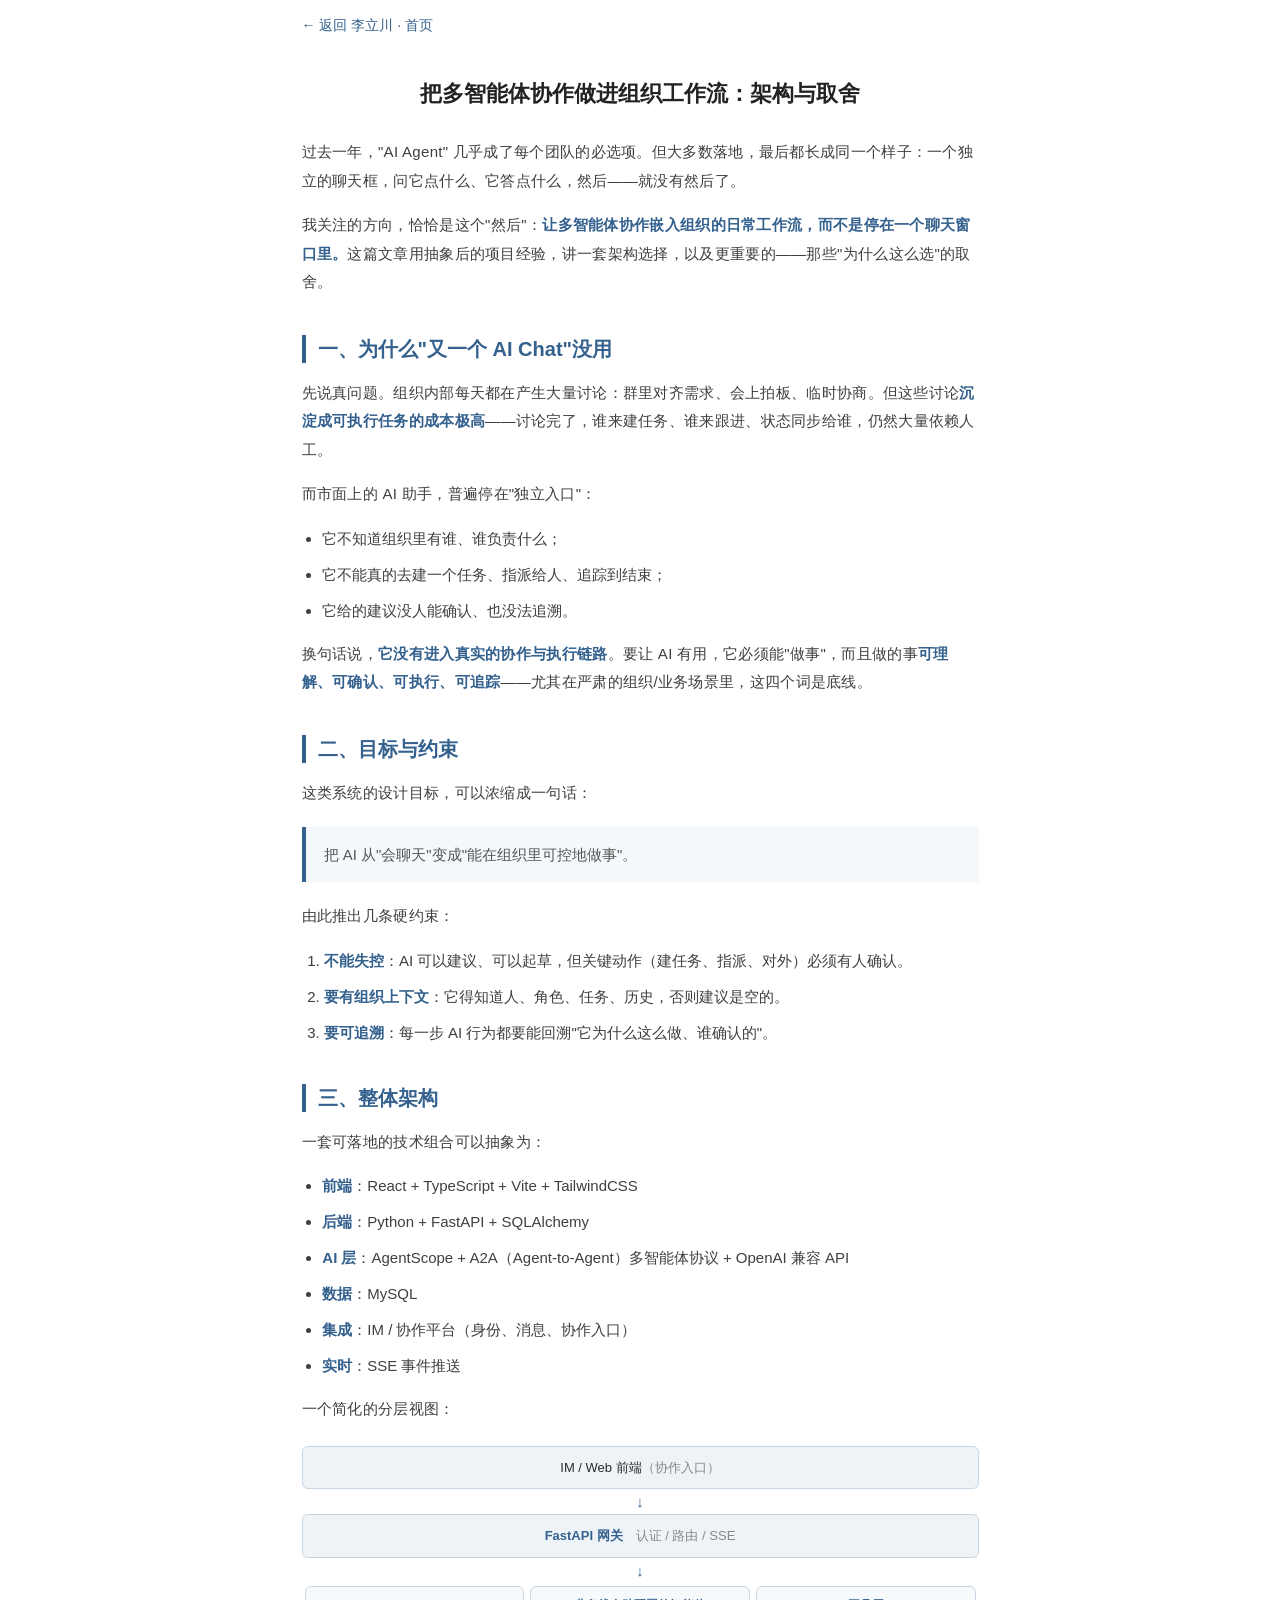
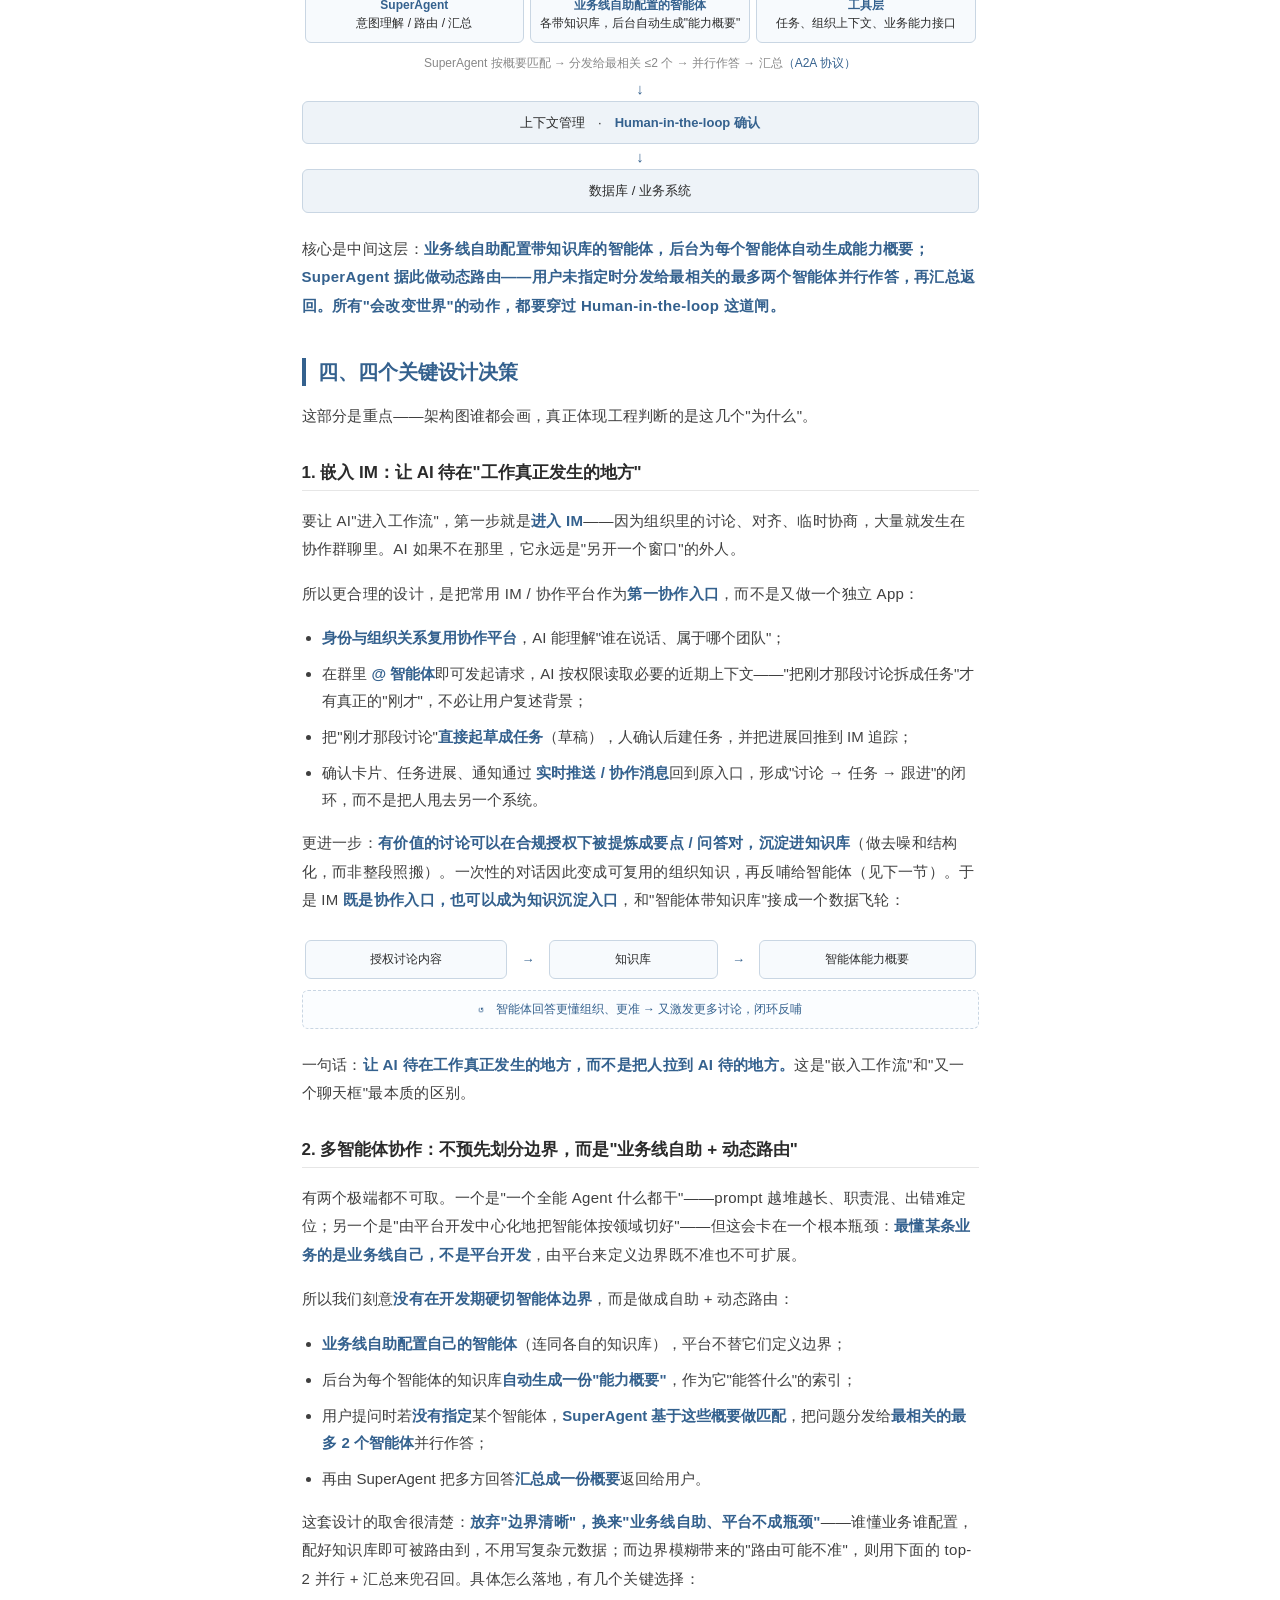
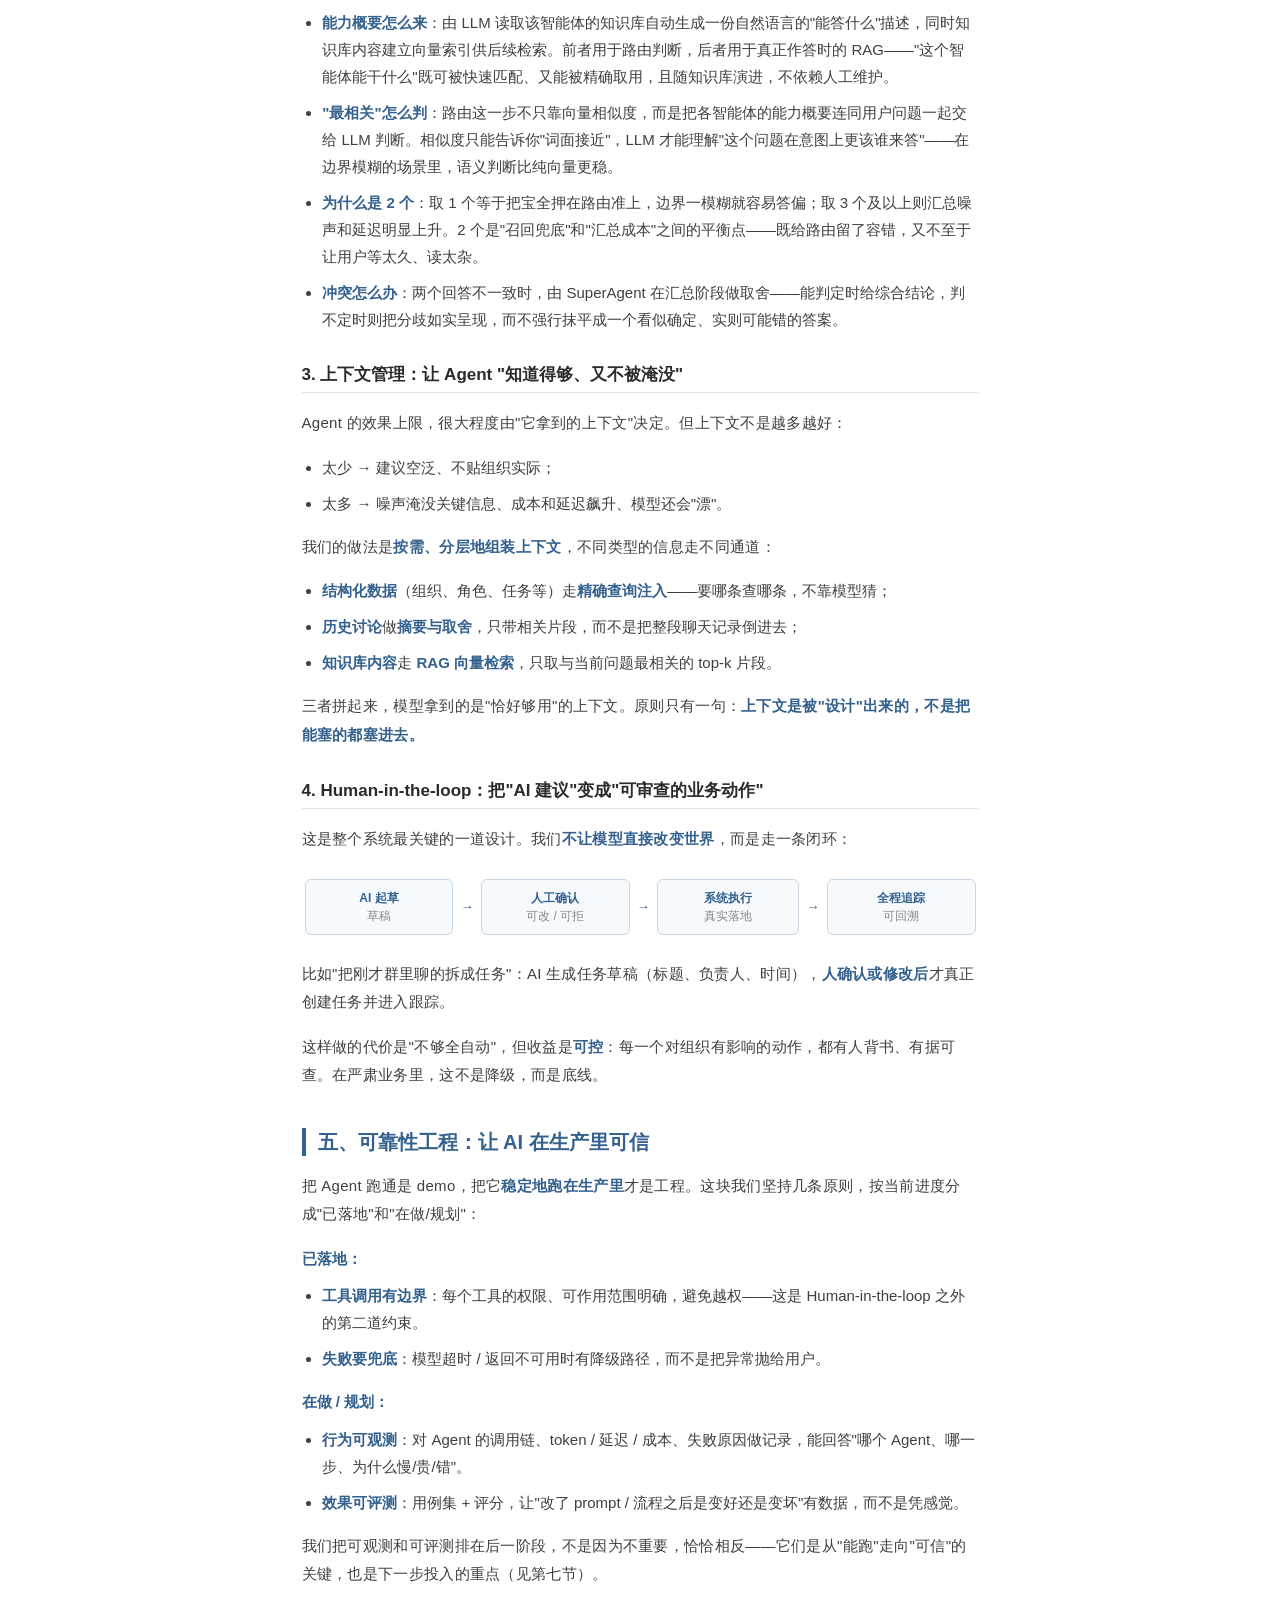
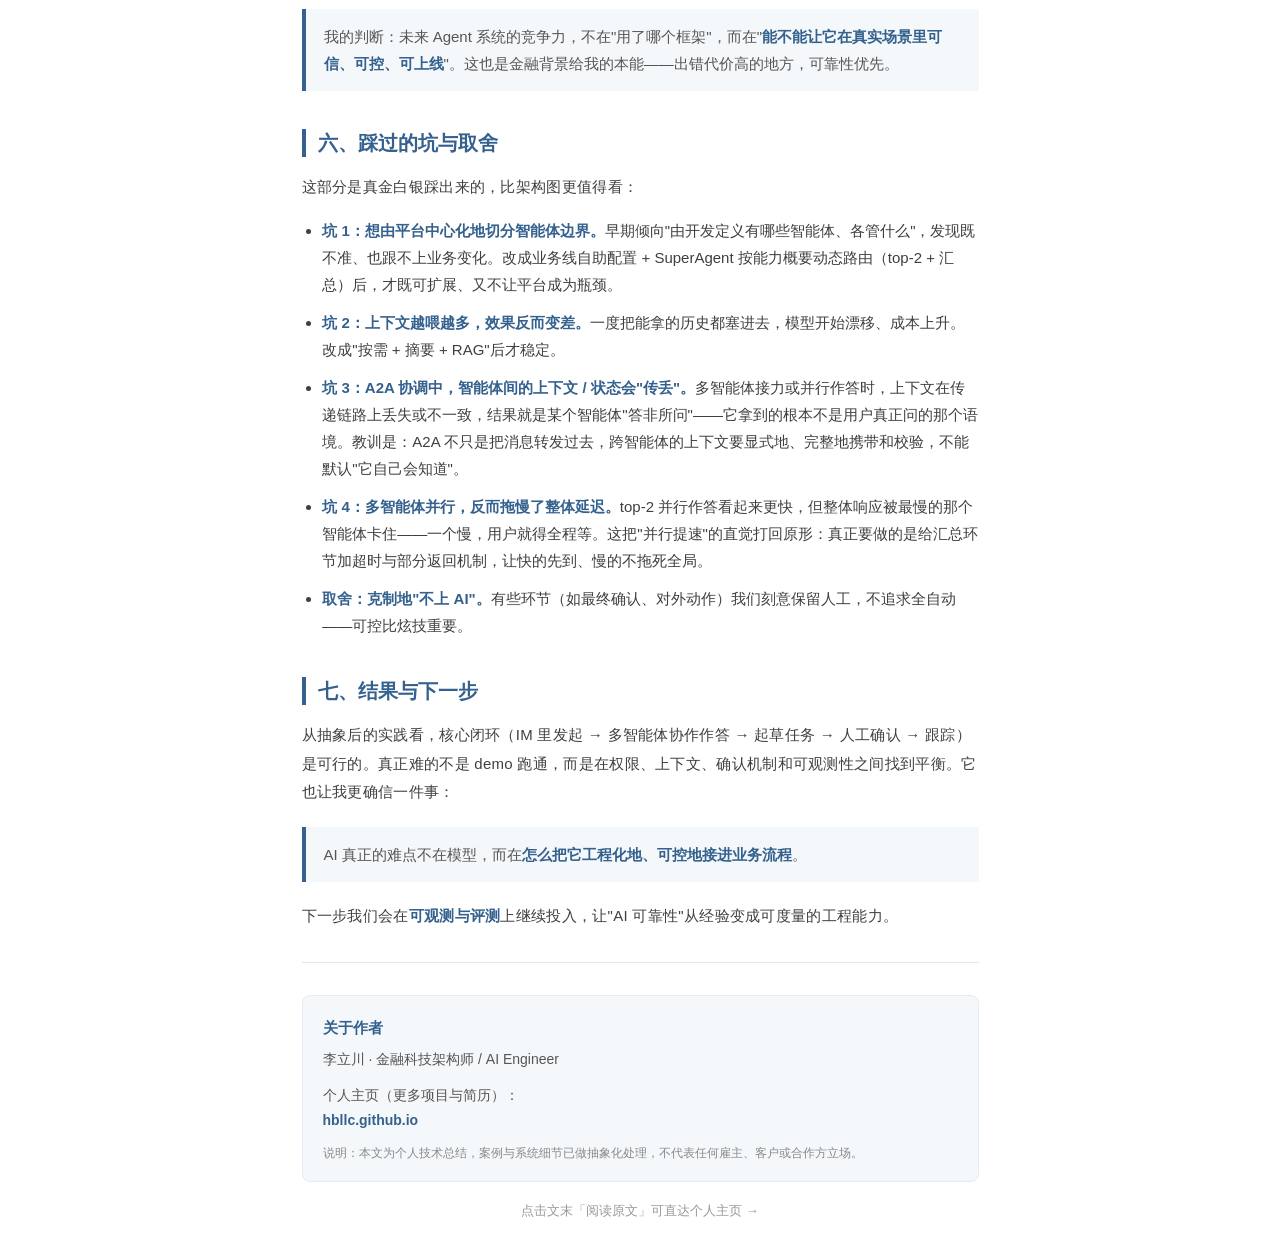
<file: articles/aiws-architecture.html>
<!DOCTYPE html>
<html lang="zh-CN">
<head>
<meta charset="UTF-8">
<meta name="viewport" content="width=device-width, initial-scale=1.0">
<title>把多智能体协作做进组织工作流：架构与取舍 · 李立川</title>
</head>
<body style="margin:0;background:#ffffff;">
<!-- 返回主站（在 section 外，全选复制到公众号时不会被带入） -->
<nav style="max-width:677px;margin:0 auto;padding:16px;font-family:-apple-system,BlinkMacSystemFont,'PingFang SC','Hiragino Sans GB','Microsoft YaHei',sans-serif;">
  <a href="../index.html" style="color:#34618e;text-decoration:none;font-size:14px;">← 返回 李立川 · 首页</a>
</nav>
<!--
  使用方法：
  1. 用浏览器打开本文件；
  2. 在下方虚线框内，从标题到结尾「全选」（Cmd/Ctrl+A 会选中整页，建议从标题处按住拖到文末）；
  3. 复制，粘贴进微信公众号后台的正文编辑器，样式会保留；
  4. 提交前看一下「踩坑提示」（文件最末注释）。
-->
<section style="max-width:677px;margin:0 auto;padding:20px 16px;font-family:-apple-system,BlinkMacSystemFont,'PingFang SC','Hiragino Sans GB','Microsoft YaHei',sans-serif;background:#ffffff;">

  <h1 style="font-size:22px;font-weight:bold;color:#222222;text-align:center;line-height:1.5;margin:6px 0 28px;">把多智能体协作做进组织工作流：架构与取舍</h1>

  <p style="margin:16px 0;font-size:15px;color:#3f3f3f;line-height:1.9;letter-spacing:0.3px;">过去一年，"AI Agent" 几乎成了每个团队的必选项。但大多数落地，最后都长成同一个样子：一个独立的聊天框，问它点什么、它答点什么，然后——就没有然后了。</p>

  <p style="margin:16px 0;font-size:15px;color:#3f3f3f;line-height:1.9;letter-spacing:0.3px;">我关注的方向，恰恰是这个"然后"：<strong style="color:#34618e;">让多智能体协作嵌入组织的日常工作流，而不是停在一个聊天窗口里。</strong>这篇文章用抽象后的项目经验，讲一套架构选择，以及更重要的——那些"为什么这么选"的取舍。</p>

  <h2 style="font-size:20px;font-weight:bold;color:#34618e;margin:38px 0 16px;padding-left:12px;border-left:4px solid #34618e;line-height:1.4;">一、为什么"又一个 AI Chat"没用</h2>

  <p style="margin:16px 0;font-size:15px;color:#3f3f3f;line-height:1.9;letter-spacing:0.3px;">先说真问题。组织内部每天都在产生大量讨论：群里对齐需求、会上拍板、临时协商。但这些讨论<strong style="color:#34618e;">沉淀成可执行任务的成本极高</strong>——讨论完了，谁来建任务、谁来跟进、状态同步给谁，仍然大量依赖人工。</p>

  <p style="margin:16px 0;font-size:15px;color:#3f3f3f;line-height:1.9;letter-spacing:0.3px;">而市面上的 AI 助手，普遍停在"独立入口"：</p>

  <ul style="margin:16px 0;padding-left:1.3em;">
    <li style="margin:9px 0;font-size:15px;color:#3f3f3f;line-height:1.8;">它不知道组织里有谁、谁负责什么；</li>
    <li style="margin:9px 0;font-size:15px;color:#3f3f3f;line-height:1.8;">它不能真的去建一个任务、指派给人、追踪到结束；</li>
    <li style="margin:9px 0;font-size:15px;color:#3f3f3f;line-height:1.8;">它给的建议没人能确认、也没法追溯。</li>
  </ul>

  <p style="margin:16px 0;font-size:15px;color:#3f3f3f;line-height:1.9;letter-spacing:0.3px;">换句话说，<strong style="color:#34618e;">它没有进入真实的协作与执行链路</strong>。要让 AI 有用，它必须能"做事"，而且做的事<strong style="color:#34618e;">可理解、可确认、可执行、可追踪</strong>——尤其在严肃的组织/业务场景里，这四个词是底线。</p>

  <h2 style="font-size:20px;font-weight:bold;color:#34618e;margin:38px 0 16px;padding-left:12px;border-left:4px solid #34618e;line-height:1.4;">二、目标与约束</h2>

  <p style="margin:16px 0;font-size:15px;color:#3f3f3f;line-height:1.9;letter-spacing:0.3px;">这类系统的设计目标，可以浓缩成一句话：</p>

  <blockquote style="margin:20px 0;padding:14px 18px;background:#f5f8fb;border-left:4px solid #34618e;color:#555555;font-size:15px;line-height:1.8;">把 AI 从"会聊天"变成"能在组织里可控地做事"。</blockquote>

  <p style="margin:16px 0;font-size:15px;color:#3f3f3f;line-height:1.9;letter-spacing:0.3px;">由此推出几条硬约束：</p>

  <ol style="margin:16px 0;padding-left:1.4em;">
    <li style="margin:9px 0;font-size:15px;color:#3f3f3f;line-height:1.8;"><strong style="color:#34618e;">不能失控</strong>：AI 可以建议、可以起草，但关键动作（建任务、指派、对外）必须有人确认。</li>
    <li style="margin:9px 0;font-size:15px;color:#3f3f3f;line-height:1.8;"><strong style="color:#34618e;">要有组织上下文</strong>：它得知道人、角色、任务、历史，否则建议是空的。</li>
    <li style="margin:9px 0;font-size:15px;color:#3f3f3f;line-height:1.8;"><strong style="color:#34618e;">要可追溯</strong>：每一步 AI 行为都要能回溯"它为什么这么做、谁确认的"。</li>
  </ol>

  <h2 style="font-size:20px;font-weight:bold;color:#34618e;margin:38px 0 16px;padding-left:12px;border-left:4px solid #34618e;line-height:1.4;">三、整体架构</h2>

  <p style="margin:16px 0;font-size:15px;color:#3f3f3f;line-height:1.9;letter-spacing:0.3px;">一套可落地的技术组合可以抽象为：</p>

  <ul style="margin:16px 0;padding-left:1.3em;">
    <li style="margin:9px 0;font-size:15px;color:#3f3f3f;line-height:1.8;"><strong style="color:#34618e;">前端</strong>：React + TypeScript + Vite + TailwindCSS</li>
    <li style="margin:9px 0;font-size:15px;color:#3f3f3f;line-height:1.8;"><strong style="color:#34618e;">后端</strong>：Python + FastAPI + SQLAlchemy</li>
    <li style="margin:9px 0;font-size:15px;color:#3f3f3f;line-height:1.8;"><strong style="color:#34618e;">AI 层</strong>：AgentScope + A2A（Agent-to-Agent）多智能体协议 + OpenAI 兼容 API</li>
    <li style="margin:9px 0;font-size:15px;color:#3f3f3f;line-height:1.8;"><strong style="color:#34618e;">数据</strong>：MySQL</li>
    <li style="margin:9px 0;font-size:15px;color:#3f3f3f;line-height:1.8;"><strong style="color:#34618e;">集成</strong>：IM / 协作平台（身份、消息、协作入口）</li>
    <li style="margin:9px 0;font-size:15px;color:#3f3f3f;line-height:1.8;"><strong style="color:#34618e;">实时</strong>：SSE 事件推送</li>
  </ul>

  <p style="margin:16px 0;font-size:15px;color:#3f3f3f;line-height:1.9;letter-spacing:0.3px;">一个简化的分层视图：</p>

  <section style="margin:22px 0;">
    <div style="border:1px solid #c9d6e3;background:#eef3f8;border-radius:6px;padding:11px;text-align:center;font-size:13px;color:#2b2b2b;line-height:1.5;">IM / Web 前端<span style="color:#888;">（协作入口）</span></div>
    <div style="text-align:center;color:#34618e;font-size:15px;line-height:1;margin:5px 0;">↓</div>
    <div style="border:1px solid #c9d6e3;background:#eef3f8;border-radius:6px;padding:11px;text-align:center;font-size:13px;color:#2b2b2b;line-height:1.5;"><strong style="color:#34618e;">FastAPI 网关</strong>　<span style="color:#888;">认证 / 路由 / SSE</span></div>
    <div style="text-align:center;color:#34618e;font-size:15px;line-height:1;margin:5px 0;">↓</div>
    <table style="width:100%;border-collapse:collapse;table-layout:fixed;"><tr>
      <td style="width:33.3%;vertical-align:top;padding:3px;"><div style="border:1px solid #c9d6e3;background:#f7fafd;border-radius:6px;padding:9px 6px;font-size:12px;color:#2b2b2b;text-align:center;line-height:1.55;height:100%;box-sizing:border-box;"><strong style="color:#34618e;">SuperAgent</strong><br>意图理解 / 路由 / 汇总</div></td>
      <td style="width:33.3%;vertical-align:top;padding:3px;"><div style="border:1px solid #c9d6e3;background:#f7fafd;border-radius:6px;padding:9px 6px;font-size:12px;color:#2b2b2b;text-align:center;line-height:1.55;height:100%;box-sizing:border-box;"><strong style="color:#34618e;">业务线自助配置的智能体</strong><br>各带知识库，后台自动生成"能力概要"</div></td>
      <td style="width:33.3%;vertical-align:top;padding:3px;"><div style="border:1px solid #c9d6e3;background:#f7fafd;border-radius:6px;padding:9px 6px;font-size:12px;color:#2b2b2b;text-align:center;line-height:1.55;height:100%;box-sizing:border-box;"><strong style="color:#34618e;">工具层</strong><br>任务、组织上下文、业务能力接口</div></td>
    </tr></table>
    <div style="text-align:center;font-size:12px;color:#888888;margin:8px 0;line-height:1.6;">SuperAgent 按概要匹配 → 分发给最相关 ≤2 个 → 并行作答 → 汇总<span style="color:#34618e;">（A2A 协议）</span></div>
    <div style="text-align:center;color:#34618e;font-size:15px;line-height:1;margin:5px 0;">↓</div>
    <div style="border:1px solid #c9d6e3;background:#eef3f8;border-radius:6px;padding:11px;text-align:center;font-size:13px;color:#2b2b2b;line-height:1.5;">上下文管理　·　<strong style="color:#34618e;">Human-in-the-loop 确认</strong></div>
    <div style="text-align:center;color:#34618e;font-size:15px;line-height:1;margin:5px 0;">↓</div>
    <div style="border:1px solid #c9d6e3;background:#eef3f8;border-radius:6px;padding:11px;text-align:center;font-size:13px;color:#2b2b2b;line-height:1.5;">数据库 / 业务系统</div>
  </section>

  <p style="margin:16px 0;font-size:15px;color:#3f3f3f;line-height:1.9;letter-spacing:0.3px;">核心是中间这层：<strong style="color:#34618e;">业务线自助配置带知识库的智能体，后台为每个智能体自动生成能力概要；SuperAgent 据此做动态路由——用户未指定时分发给最相关的最多两个智能体并行作答，再汇总返回。所有"会改变世界"的动作，都要穿过 Human-in-the-loop 这道闸。</strong></p>

  <h2 style="font-size:20px;font-weight:bold;color:#34618e;margin:38px 0 16px;padding-left:12px;border-left:4px solid #34618e;line-height:1.4;">四、四个关键设计决策</h2>

  <p style="margin:16px 0;font-size:15px;color:#3f3f3f;line-height:1.9;letter-spacing:0.3px;">这部分是重点——架构图谁都会画，真正体现工程判断的是这几个"为什么"。</p>

  <h3 style="font-size:17px;font-weight:bold;color:#2b2b2b;margin:30px 0 12px;padding-bottom:6px;border-bottom:1px solid #e6e6e6;">1. 嵌入 IM：让 AI 待在"工作真正发生的地方"</h3>

  <p style="margin:16px 0;font-size:15px;color:#3f3f3f;line-height:1.9;letter-spacing:0.3px;">要让 AI"进入工作流"，第一步就是<strong style="color:#34618e;">进入 IM</strong>——因为组织里的讨论、对齐、临时协商，大量就发生在协作群聊里。AI 如果不在那里，它永远是"另开一个窗口"的外人。</p>

  <p style="margin:16px 0;font-size:15px;color:#3f3f3f;line-height:1.9;letter-spacing:0.3px;">所以更合理的设计，是把常用 IM / 协作平台作为<strong style="color:#34618e;">第一协作入口</strong>，而不是又做一个独立 App：</p>

  <ul style="margin:16px 0;padding-left:1.3em;">
    <li style="margin:9px 0;font-size:15px;color:#3f3f3f;line-height:1.8;"><strong style="color:#34618e;">身份与组织关系复用协作平台</strong>，AI 能理解"谁在说话、属于哪个团队"；</li>
    <li style="margin:9px 0;font-size:15px;color:#3f3f3f;line-height:1.8;">在群里 <strong style="color:#34618e;">@ 智能体</strong>即可发起请求，AI 按权限读取必要的近期上下文——"把刚才那段讨论拆成任务"才有真正的"刚才"，不必让用户复述背景；</li>
    <li style="margin:9px 0;font-size:15px;color:#3f3f3f;line-height:1.8;">把"刚才那段讨论"<strong style="color:#34618e;">直接起草成任务</strong>（草稿），人确认后建任务，并把进展回推到 IM 追踪；</li>
    <li style="margin:9px 0;font-size:15px;color:#3f3f3f;line-height:1.8;">确认卡片、任务进展、通知通过 <strong style="color:#34618e;">实时推送 / 协作消息</strong>回到原入口，形成"讨论 → 任务 → 跟进"的闭环，而不是把人甩去另一个系统。</li>
  </ul>

  <p style="margin:16px 0;font-size:15px;color:#3f3f3f;line-height:1.9;letter-spacing:0.3px;">更进一步：<strong style="color:#34618e;">有价值的讨论可以在合规授权下被提炼成要点 / 问答对，沉淀进知识库</strong>（做去噪和结构化，而非整段照搬）。一次性的对话因此变成可复用的组织知识，再反哺给智能体（见下一节）。于是 IM <strong style="color:#34618e;">既是协作入口，也可以成为知识沉淀入口</strong>，和"智能体带知识库"接成一个数据飞轮：</p>

  <section style="margin:22px 0;">
    <table style="width:100%;border-collapse:collapse;table-layout:fixed;"><tr>
      <td style="width:30%;padding:3px;"><div style="border:1px solid #c9d6e3;background:#f7fafd;border-radius:6px;padding:10px 4px;text-align:center;font-size:12px;color:#2b2b2b;line-height:1.4;">授权讨论内容</div></td>
      <td style="width:5%;text-align:center;color:#34618e;font-size:13px;">→</td>
      <td style="width:25%;padding:3px;"><div style="border:1px solid #c9d6e3;background:#f7fafd;border-radius:6px;padding:10px 4px;text-align:center;font-size:12px;color:#2b2b2b;line-height:1.4;">知识库</div></td>
      <td style="width:5%;text-align:center;color:#34618e;font-size:13px;">→</td>
      <td style="width:32%;padding:3px;"><div style="border:1px solid #c9d6e3;background:#f7fafd;border-radius:6px;padding:10px 4px;text-align:center;font-size:12px;color:#2b2b2b;line-height:1.4;">智能体能力概要</div></td>
    </tr></table>
    <div style="margin-top:8px;border:1px dashed #c9d6e3;background:#fbfdff;border-radius:6px;padding:9px;text-align:center;font-size:12px;color:#34618e;line-height:1.6;">↺　智能体回答更懂组织、更准 → 又激发更多讨论，闭环反哺</div>
  </section>

  <p style="margin:16px 0;font-size:15px;color:#3f3f3f;line-height:1.9;letter-spacing:0.3px;">一句话：<strong style="color:#34618e;">让 AI 待在工作真正发生的地方，而不是把人拉到 AI 待的地方。</strong>这是"嵌入工作流"和"又一个聊天框"最本质的区别。</p>

  <h3 style="font-size:17px;font-weight:bold;color:#2b2b2b;margin:30px 0 12px;padding-bottom:6px;border-bottom:1px solid #e6e6e6;">2. 多智能体协作：不预先划分边界，而是"业务线自助 + 动态路由"</h3>

  <p style="margin:16px 0;font-size:15px;color:#3f3f3f;line-height:1.9;letter-spacing:0.3px;">有两个极端都不可取。一个是"一个全能 Agent 什么都干"——prompt 越堆越长、职责混、出错难定位；另一个是"由平台开发中心化地把智能体按领域切好"——但这会卡在一个根本瓶颈：<strong style="color:#34618e;">最懂某条业务的是业务线自己，不是平台开发</strong>，由平台来定义边界既不准也不可扩展。</p>

  <p style="margin:16px 0;font-size:15px;color:#3f3f3f;line-height:1.9;letter-spacing:0.3px;">所以我们刻意<strong style="color:#34618e;">没有在开发期硬切智能体边界</strong>，而是做成自助 + 动态路由：</p>

  <ul style="margin:16px 0;padding-left:1.3em;">
    <li style="margin:9px 0;font-size:15px;color:#3f3f3f;line-height:1.8;"><strong style="color:#34618e;">业务线自助配置自己的智能体</strong>（连同各自的知识库），平台不替它们定义边界；</li>
    <li style="margin:9px 0;font-size:15px;color:#3f3f3f;line-height:1.8;">后台为每个智能体的知识库<strong style="color:#34618e;">自动生成一份"能力概要"</strong>，作为它"能答什么"的索引；</li>
    <li style="margin:9px 0;font-size:15px;color:#3f3f3f;line-height:1.8;">用户提问时若<strong style="color:#34618e;">没有指定</strong>某个智能体，<strong style="color:#34618e;">SuperAgent 基于这些概要做匹配</strong>，把问题分发给<strong style="color:#34618e;">最相关的最多 2 个智能体</strong>并行作答；</li>
    <li style="margin:9px 0;font-size:15px;color:#3f3f3f;line-height:1.8;">再由 SuperAgent 把多方回答<strong style="color:#34618e;">汇总成一份概要</strong>返回给用户。</li>
  </ul>

  <p style="margin:16px 0;font-size:15px;color:#3f3f3f;line-height:1.9;letter-spacing:0.3px;">这套设计的取舍很清楚：<strong style="color:#34618e;">放弃"边界清晰"，换来"业务线自助、平台不成瓶颈"</strong>——谁懂业务谁配置，配好知识库即可被路由到，不用写复杂元数据；而边界模糊带来的"路由可能不准"，则用下面的 top-2 并行 + 汇总来兜召回。具体怎么落地，有几个关键选择：</p>

  <ul style="margin:16px 0;padding-left:1.3em;">
    <li style="margin:9px 0;font-size:15px;color:#3f3f3f;line-height:1.8;"><strong style="color:#34618e;">能力概要怎么来</strong>：由 LLM 读取该智能体的知识库自动生成一份自然语言的"能答什么"描述，同时知识库内容建立向量索引供后续检索。前者用于路由判断，后者用于真正作答时的 RAG——"这个智能体能干什么"既可被快速匹配、又能被精确取用，且随知识库演进，不依赖人工维护。</li>
    <li style="margin:9px 0;font-size:15px;color:#3f3f3f;line-height:1.8;"><strong style="color:#34618e;">"最相关"怎么判</strong>：路由这一步不只靠向量相似度，而是把各智能体的能力概要连同用户问题一起交给 LLM 判断。相似度只能告诉你"词面接近"，LLM 才能理解"这个问题在意图上更该谁来答"——在边界模糊的场景里，语义判断比纯向量更稳。</li>
    <li style="margin:9px 0;font-size:15px;color:#3f3f3f;line-height:1.8;"><strong style="color:#34618e;">为什么是 2 个</strong>：取 1 个等于把宝全押在路由准上，边界一模糊就容易答偏；取 3 个及以上则汇总噪声和延迟明显上升。2 个是"召回兜底"和"汇总成本"之间的平衡点——既给路由留了容错，又不至于让用户等太久、读太杂。</li>
    <li style="margin:9px 0;font-size:15px;color:#3f3f3f;line-height:1.8;"><strong style="color:#34618e;">冲突怎么办</strong>：两个回答不一致时，由 SuperAgent 在汇总阶段做取舍——能判定时给综合结论，判不定时则把分歧如实呈现，而不强行抹平成一个看似确定、实则可能错的答案。</li>
  </ul>

  <h3 style="font-size:17px;font-weight:bold;color:#2b2b2b;margin:30px 0 12px;padding-bottom:6px;border-bottom:1px solid #e6e6e6;">3. 上下文管理：让 Agent "知道得够、又不被淹没"</h3>

  <p style="margin:16px 0;font-size:15px;color:#3f3f3f;line-height:1.9;letter-spacing:0.3px;">Agent 的效果上限，很大程度由"它拿到的上下文"决定。但上下文不是越多越好：</p>

  <ul style="margin:16px 0;padding-left:1.3em;">
    <li style="margin:9px 0;font-size:15px;color:#3f3f3f;line-height:1.8;">太少 → 建议空泛、不贴组织实际；</li>
    <li style="margin:9px 0;font-size:15px;color:#3f3f3f;line-height:1.8;">太多 → 噪声淹没关键信息、成本和延迟飙升、模型还会"漂"。</li>
  </ul>

  <p style="margin:16px 0;font-size:15px;color:#3f3f3f;line-height:1.9;letter-spacing:0.3px;">我们的做法是<strong style="color:#34618e;">按需、分层地组装上下文</strong>，不同类型的信息走不同通道：</p>

  <ul style="margin:16px 0;padding-left:1.3em;">
    <li style="margin:9px 0;font-size:15px;color:#3f3f3f;line-height:1.8;"><strong style="color:#34618e;">结构化数据</strong>（组织、角色、任务等）走<strong style="color:#34618e;">精确查询注入</strong>——要哪条查哪条，不靠模型猜；</li>
    <li style="margin:9px 0;font-size:15px;color:#3f3f3f;line-height:1.8;"><strong style="color:#34618e;">历史讨论</strong>做<strong style="color:#34618e;">摘要与取舍</strong>，只带相关片段，而不是把整段聊天记录倒进去；</li>
    <li style="margin:9px 0;font-size:15px;color:#3f3f3f;line-height:1.8;"><strong style="color:#34618e;">知识库内容</strong>走 <strong style="color:#34618e;">RAG 向量检索</strong>，只取与当前问题最相关的 top-k 片段。</li>
  </ul>

  <p style="margin:16px 0;font-size:15px;color:#3f3f3f;line-height:1.9;letter-spacing:0.3px;">三者拼起来，模型拿到的是"恰好够用"的上下文。原则只有一句：<strong style="color:#34618e;">上下文是被"设计"出来的，不是把能塞的都塞进去。</strong></p>

  <h3 style="font-size:17px;font-weight:bold;color:#2b2b2b;margin:30px 0 12px;padding-bottom:6px;border-bottom:1px solid #e6e6e6;">4. Human-in-the-loop：把"AI 建议"变成"可审查的业务动作"</h3>

  <p style="margin:16px 0;font-size:15px;color:#3f3f3f;line-height:1.9;letter-spacing:0.3px;">这是整个系统最关键的一道设计。我们<strong style="color:#34618e;">不让模型直接改变世界</strong>，而是走一条闭环：</p>

  <section style="margin:22px 0;">
    <table style="width:100%;border-collapse:collapse;table-layout:fixed;"><tr>
      <td style="width:23%;padding:3px;"><div style="border:1px solid #c9d6e3;background:#f7fafd;border-radius:6px;padding:9px 4px;text-align:center;font-size:12px;color:#2b2b2b;line-height:1.5;"><strong style="color:#34618e;">AI 起草</strong><br><span style="color:#888;">草稿</span></div></td>
      <td style="width:3%;text-align:center;color:#34618e;font-size:13px;">→</td>
      <td style="width:23%;padding:3px;"><div style="border:1px solid #c9d6e3;background:#f7fafd;border-radius:6px;padding:9px 4px;text-align:center;font-size:12px;color:#2b2b2b;line-height:1.5;"><strong style="color:#34618e;">人工确认</strong><br><span style="color:#888;">可改 / 可拒</span></div></td>
      <td style="width:3%;text-align:center;color:#34618e;font-size:13px;">→</td>
      <td style="width:22%;padding:3px;"><div style="border:1px solid #c9d6e3;background:#f7fafd;border-radius:6px;padding:9px 4px;text-align:center;font-size:12px;color:#2b2b2b;line-height:1.5;"><strong style="color:#34618e;">系统执行</strong><br><span style="color:#888;">真实落地</span></div></td>
      <td style="width:3%;text-align:center;color:#34618e;font-size:13px;">→</td>
      <td style="width:23%;padding:3px;"><div style="border:1px solid #c9d6e3;background:#f7fafd;border-radius:6px;padding:9px 4px;text-align:center;font-size:12px;color:#2b2b2b;line-height:1.5;"><strong style="color:#34618e;">全程追踪</strong><br><span style="color:#888;">可回溯</span></div></td>
    </tr></table>
  </section>

  <p style="margin:16px 0;font-size:15px;color:#3f3f3f;line-height:1.9;letter-spacing:0.3px;">比如"把刚才群里聊的拆成任务"：AI 生成任务草稿（标题、负责人、时间），<strong style="color:#34618e;">人确认或修改后</strong>才真正创建任务并进入跟踪。</p>

  <p style="margin:16px 0;font-size:15px;color:#3f3f3f;line-height:1.9;letter-spacing:0.3px;">这样做的代价是"不够全自动"，但收益是<strong style="color:#34618e;">可控</strong>：每一个对组织有影响的动作，都有人背书、有据可查。在严肃业务里，这不是降级，而是底线。</p>

  <h2 style="font-size:20px;font-weight:bold;color:#34618e;margin:38px 0 16px;padding-left:12px;border-left:4px solid #34618e;line-height:1.4;">五、可靠性工程：让 AI 在生产里可信</h2>

  <p style="margin:16px 0;font-size:15px;color:#3f3f3f;line-height:1.9;letter-spacing:0.3px;">把 Agent 跑通是 demo，把它<strong style="color:#34618e;">稳定地跑在生产里</strong>才是工程。这块我们坚持几条原则，按当前进度分成"已落地"和"在做/规划"：</p>

  <p style="margin:16px 0 8px;font-size:15px;color:#3f3f3f;line-height:1.9;"><strong style="color:#34618e;">已落地：</strong></p>

  <ul style="margin:8px 0 16px;padding-left:1.3em;">
    <li style="margin:9px 0;font-size:15px;color:#3f3f3f;line-height:1.8;"><strong style="color:#34618e;">工具调用有边界</strong>：每个工具的权限、可作用范围明确，避免越权——这是 Human-in-the-loop 之外的第二道约束。</li>
    <li style="margin:9px 0;font-size:15px;color:#3f3f3f;line-height:1.8;"><strong style="color:#34618e;">失败要兜底</strong>：模型超时 / 返回不可用时有降级路径，而不是把异常抛给用户。</li>
  </ul>

  <p style="margin:16px 0 8px;font-size:15px;color:#3f3f3f;line-height:1.9;"><strong style="color:#34618e;">在做 / 规划：</strong></p>

  <ul style="margin:8px 0 16px;padding-left:1.3em;">
    <li style="margin:9px 0;font-size:15px;color:#3f3f3f;line-height:1.8;"><strong style="color:#34618e;">行为可观测</strong>：对 Agent 的调用链、token / 延迟 / 成本、失败原因做记录，能回答"哪个 Agent、哪一步、为什么慢/贵/错"。</li>
    <li style="margin:9px 0;font-size:15px;color:#3f3f3f;line-height:1.8;"><strong style="color:#34618e;">效果可评测</strong>：用例集 + 评分，让"改了 prompt / 流程之后是变好还是变坏"有数据，而不是凭感觉。</li>
  </ul>

  <p style="margin:16px 0;font-size:15px;color:#3f3f3f;line-height:1.9;letter-spacing:0.3px;">我们把可观测和可评测排在后一阶段，不是因为不重要，恰恰相反——它们是从"能跑"走向"可信"的关键，也是下一步投入的重点（见第七节）。</p>

  <blockquote style="margin:20px 0;padding:14px 18px;background:#f5f8fb;border-left:4px solid #34618e;color:#555555;font-size:15px;line-height:1.8;">我的判断：未来 Agent 系统的竞争力，不在"用了哪个框架"，而在"<strong style="color:#34618e;">能不能让它在真实场景里可信、可控、可上线</strong>"。这也是金融背景给我的本能——出错代价高的地方，可靠性优先。</blockquote>

  <h2 style="font-size:20px;font-weight:bold;color:#34618e;margin:38px 0 16px;padding-left:12px;border-left:4px solid #34618e;line-height:1.4;">六、踩过的坑与取舍</h2>

  <p style="margin:16px 0;font-size:15px;color:#3f3f3f;line-height:1.9;letter-spacing:0.3px;">这部分是真金白银踩出来的，比架构图更值得看：</p>

  <ul style="margin:16px 0;padding-left:1.3em;">
    <li style="margin:11px 0;font-size:15px;color:#3f3f3f;line-height:1.8;"><strong style="color:#34618e;">坑 1：想由平台中心化地切分智能体边界。</strong>早期倾向"由开发定义有哪些智能体、各管什么"，发现既不准、也跟不上业务变化。改成业务线自助配置 + SuperAgent 按能力概要动态路由（top-2 + 汇总）后，才既可扩展、又不让平台成为瓶颈。</li>
    <li style="margin:11px 0;font-size:15px;color:#3f3f3f;line-height:1.8;"><strong style="color:#34618e;">坑 2：上下文越喂越多，效果反而变差。</strong>一度把能拿的历史都塞进去，模型开始漂移、成本上升。改成"按需 + 摘要 + RAG"后才稳定。</li>
    <li style="margin:11px 0;font-size:15px;color:#3f3f3f;line-height:1.8;"><strong style="color:#34618e;">坑 3：A2A 协调中，智能体间的上下文 / 状态会"传丢"。</strong>多智能体接力或并行作答时，上下文在传递链路上丢失或不一致，结果就是某个智能体"答非所问"——它拿到的根本不是用户真正问的那个语境。教训是：A2A 不只是把消息转发过去，跨智能体的上下文要显式地、完整地携带和校验，不能默认"它自己会知道"。</li>
    <li style="margin:11px 0;font-size:15px;color:#3f3f3f;line-height:1.8;"><strong style="color:#34618e;">坑 4：多智能体并行，反而拖慢了整体延迟。</strong>top-2 并行作答看起来更快，但整体响应被最慢的那个智能体卡住——一个慢，用户就得全程等。这把"并行提速"的直觉打回原形：真正要做的是给汇总环节加超时与部分返回机制，让快的先到、慢的不拖死全局。</li>
    <li style="margin:11px 0;font-size:15px;color:#3f3f3f;line-height:1.8;"><strong style="color:#34618e;">取舍：克制地"不上 AI"。</strong>有些环节（如最终确认、对外动作）我们刻意保留人工，不追求全自动——可控比炫技重要。</li>
  </ul>

  <h2 style="font-size:20px;font-weight:bold;color:#34618e;margin:38px 0 16px;padding-left:12px;border-left:4px solid #34618e;line-height:1.4;">七、结果与下一步</h2>

  <p style="margin:16px 0;font-size:15px;color:#3f3f3f;line-height:1.9;letter-spacing:0.3px;">从抽象后的实践看，核心闭环（IM 里发起 → 多智能体协作作答 → 起草任务 → 人工确认 → 跟踪）是可行的。真正难的不是 demo 跑通，而是在权限、上下文、确认机制和可观测性之间找到平衡。它也让我更确信一件事：</p>

  <blockquote style="margin:20px 0;padding:14px 18px;background:#f5f8fb;border-left:4px solid #34618e;color:#555555;font-size:15px;line-height:1.8;">AI 真正的难点不在模型，而在<strong style="color:#34618e;">怎么把它工程化地、可控地接进业务流程</strong>。</blockquote>

  <p style="margin:16px 0;font-size:15px;color:#3f3f3f;line-height:1.9;letter-spacing:0.3px;">下一步我们会在<strong style="color:#34618e;">可观测与评测</strong>上继续投入，让"AI 可靠性"从经验变成可度量的工程能力。</p>

  <hr style="border:none;border-top:1px solid #e6e6e6;margin:32px 0;">

  <!-- 关于作者 / 个人主页 卡片 -->
  <section style="margin:24px 0 8px;padding:18px 20px;background:#f5f8fb;border:1px solid #e3ebf3;border-radius:8px;">
    <p style="margin:0 0 6px;font-size:15px;color:#222222;line-height:1.8;"><strong style="color:#34618e;">关于作者</strong></p>
    <p style="margin:0 0 10px;font-size:14px;color:#555555;line-height:1.8;">李立川 · 金融科技架构师 / AI Engineer</p>
    <p style="margin:0 0 10px;font-size:14px;color:#555555;line-height:1.8;">个人主页（更多项目与简历）：<br><strong style="color:#34618e;">hbllc.github.io</strong></p>
    <p style="margin:0;font-size:12px;color:#888888;line-height:1.7;">说明：本文为个人技术总结，案例与系统细节已做抽象化处理，不代表任何雇主、客户或合作方立场。</p>
  </section>

  <p style="margin:18px 0 0;font-size:13px;color:#999999;line-height:1.7;text-align:center;">点击文末「阅读原文」可直达个人主页 →</p>

</section>

<!--
  ============ 公众号发布说明（这段是注释，不会被粘贴进正文）============

  ✅ 已解决：
  1.【架构图手机错位】原 3 张 ASCII 方框图已全部改成「原生 HTML 表格/盒子」，
     在公众号 PC 和手机端都能正常渲染，无需再截图。
  2.【外链不可点】主页已在正文以文字呈现 + 文末一行「点击阅读原文直达」。
  3.【N 条占位】正文已把"最近 N 条"改为"最近一段群聊消息"，读起来更自然。

  ⚙️ 发文时你需要做两件事（平台限制，文件里改不了）：
  A.【阅读原文设外链】发文页把「阅读原文」字段填成 https://hbllc.github.io/
     —— 这是微信正文唯一能放可点外链的地方。
  B.【封面 + 摘要】配 900×383 封面图；摘要建议用开头那句
     "让多智能体协作真正嵌入企业的日常工作流，而不是停在一个聊天窗口里"。

  📋 粘贴方式：浏览器打开本文件 → 从大标题按住拖选到文末 → 复制 →
     粘贴进公众号编辑器，内联样式会保留；个别间距若走样在编辑器里微调即可。
  ====================================================================
-->
</body>
</html>
</file>
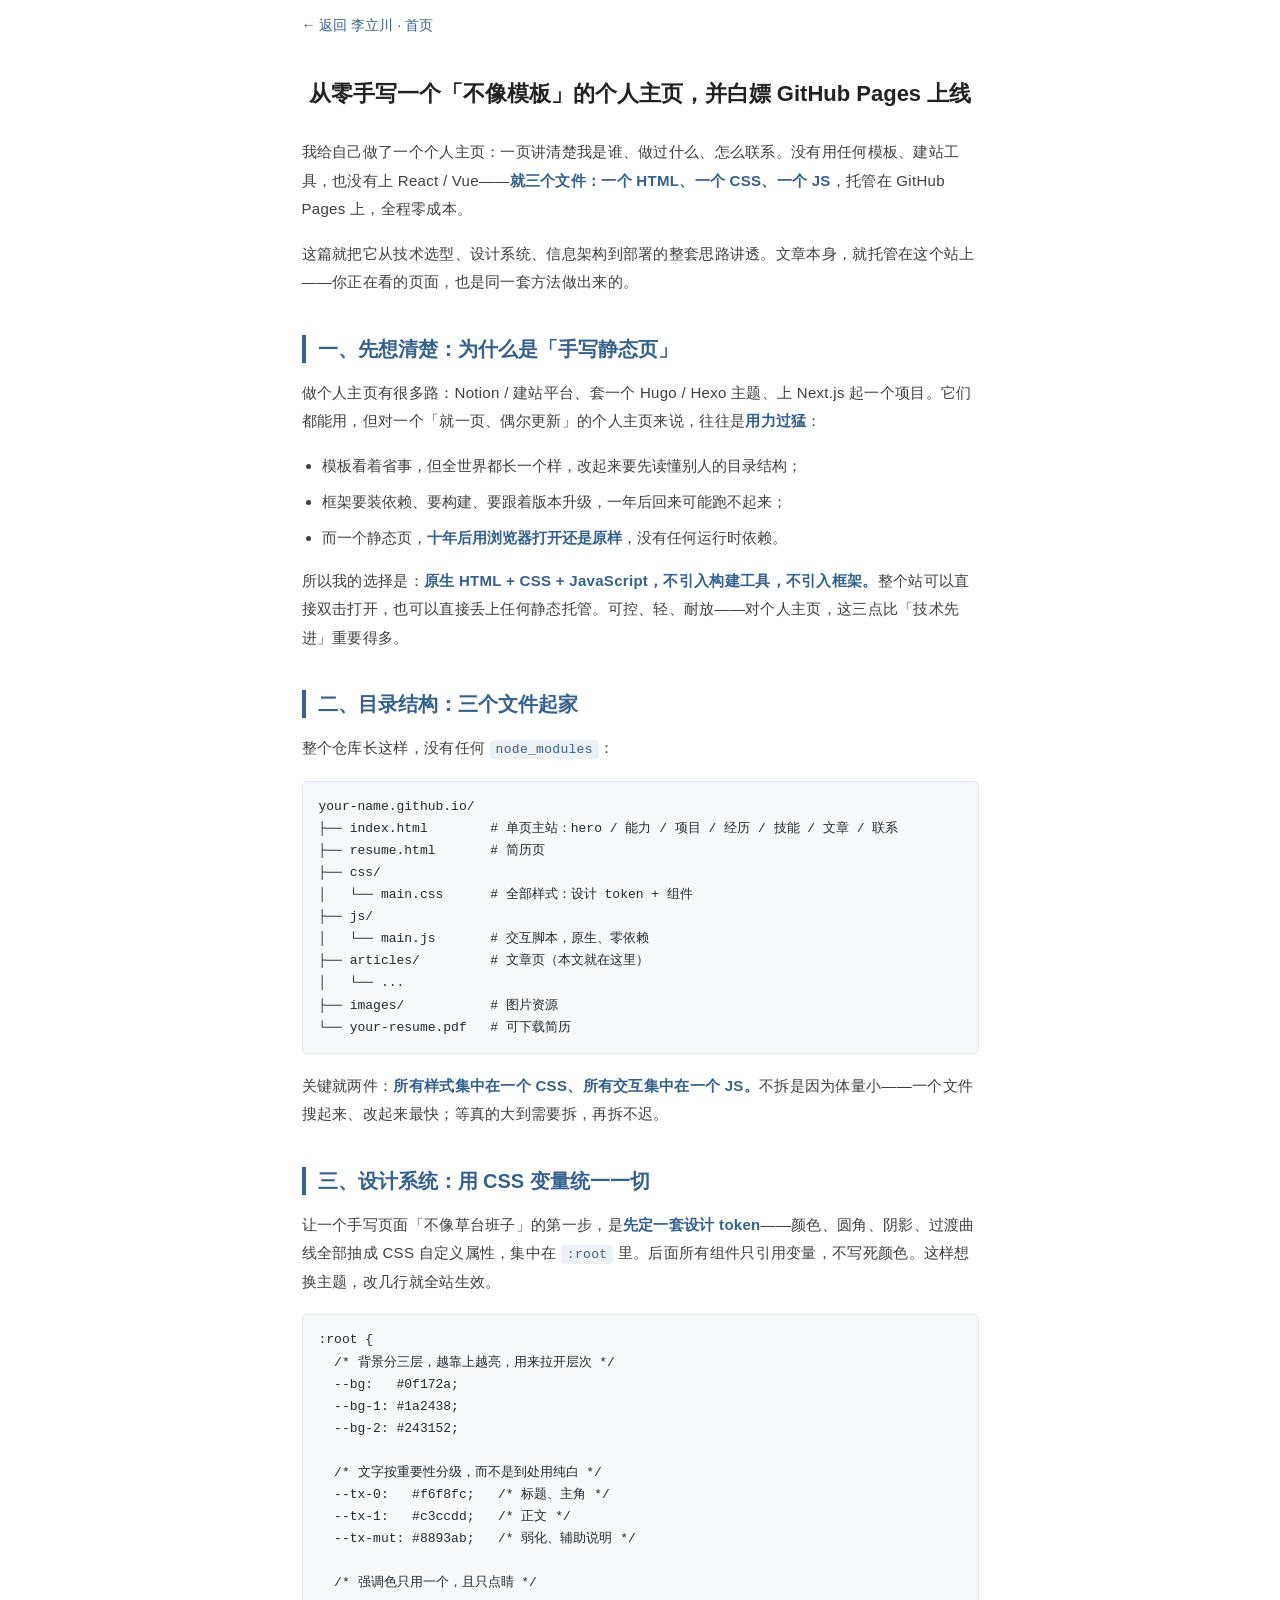
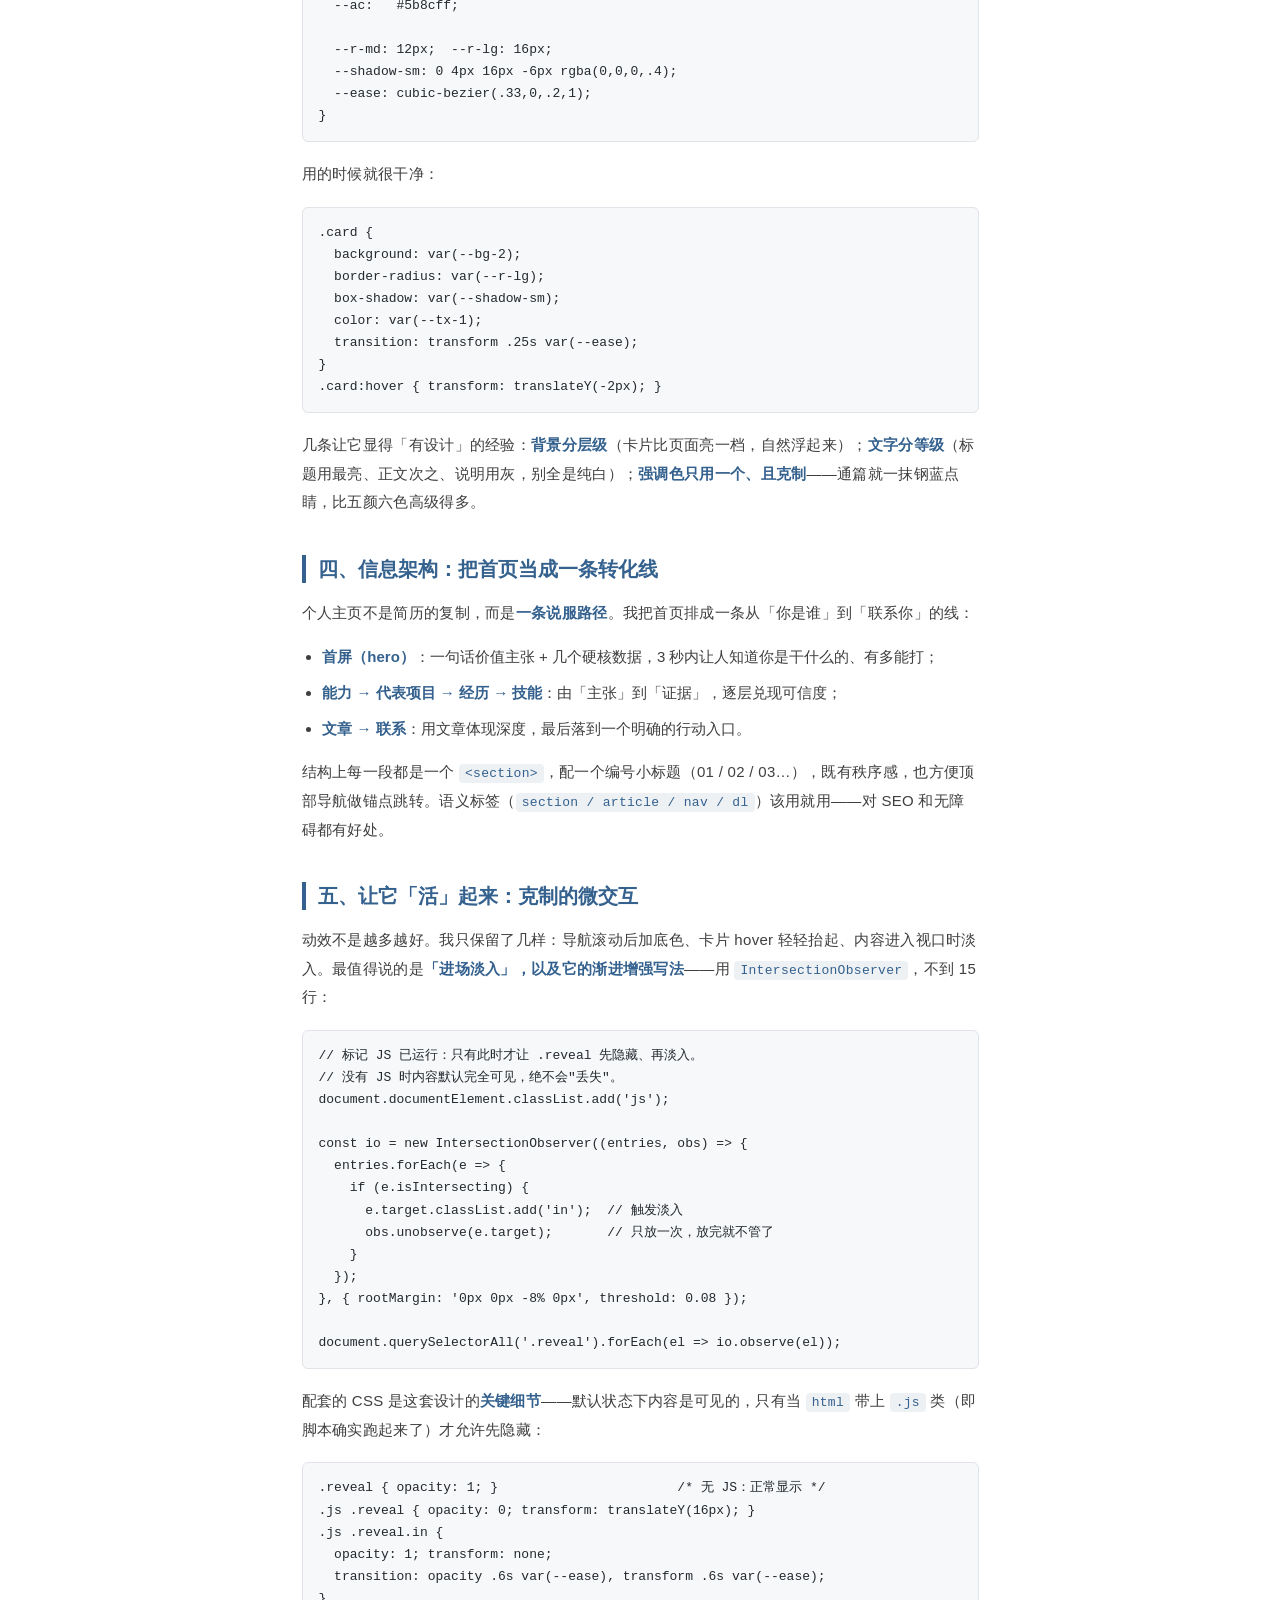
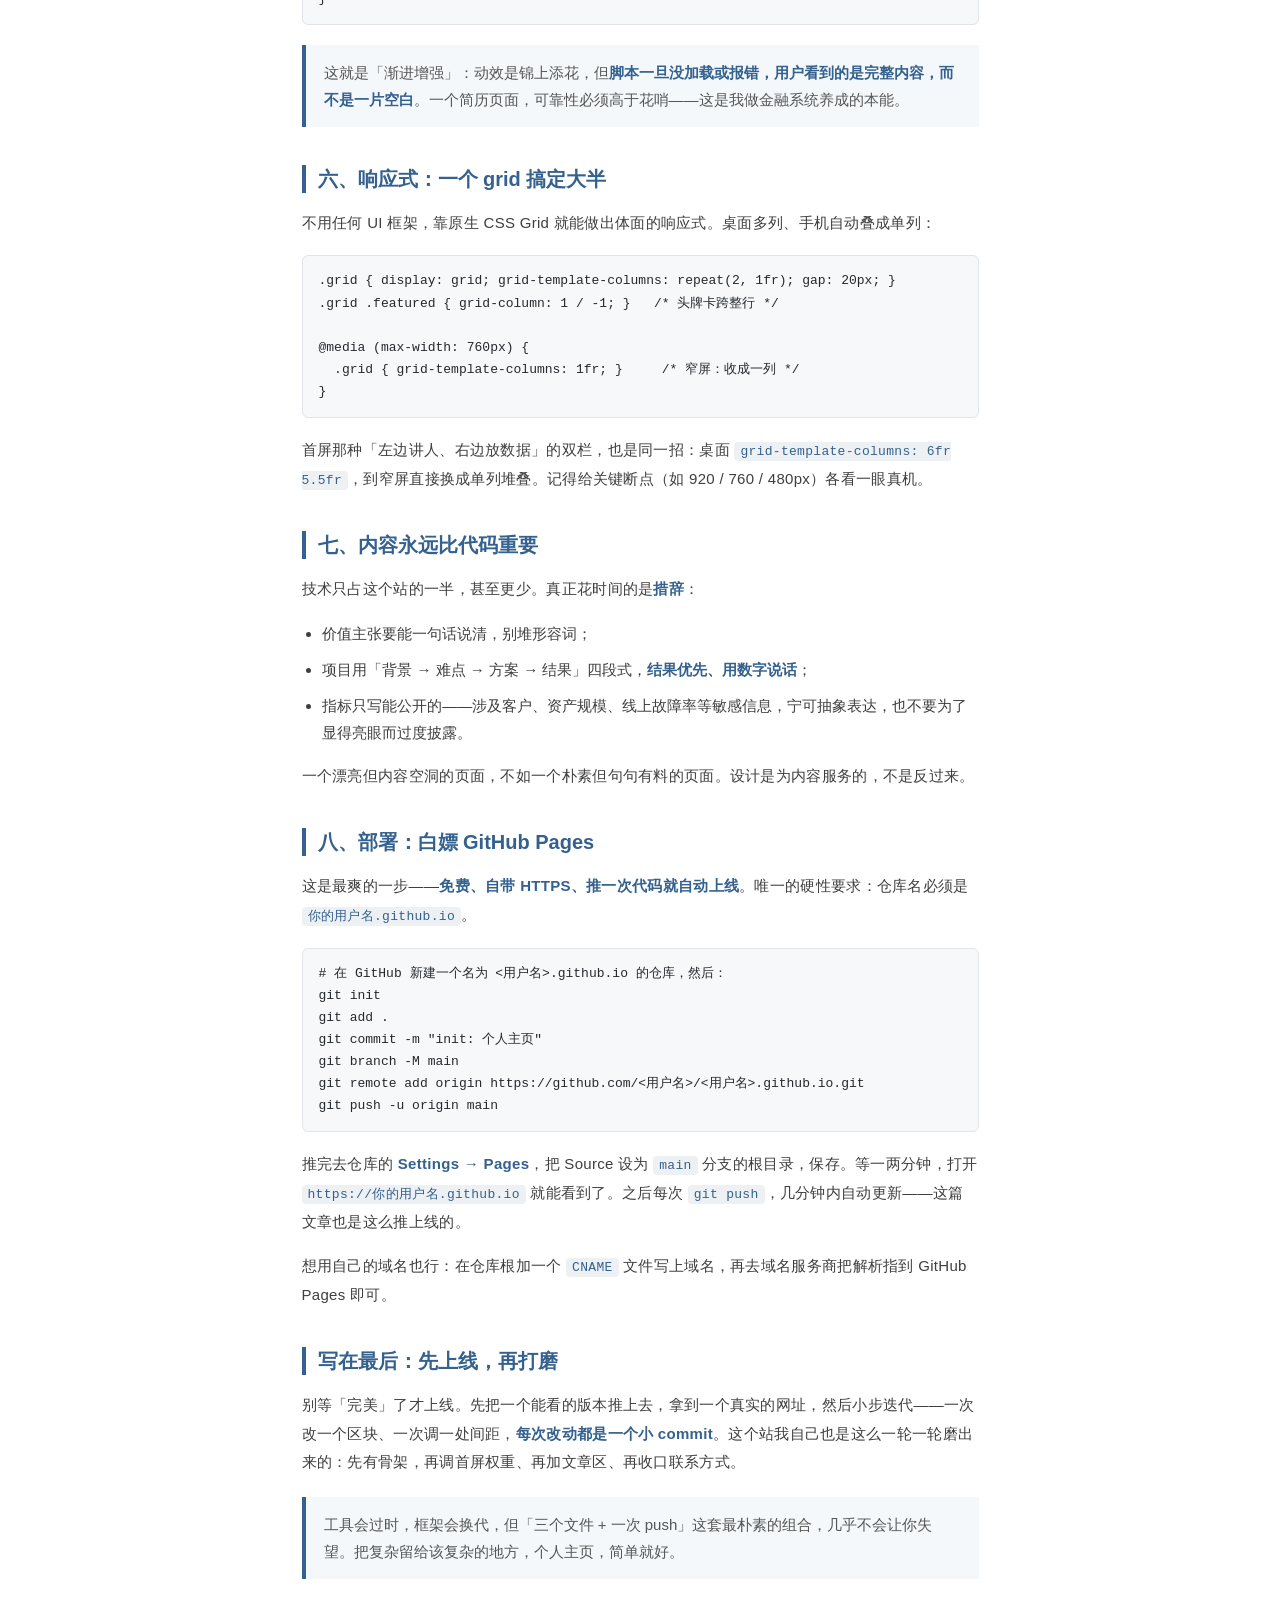
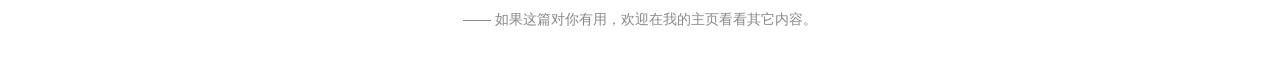
<file: articles/build-personal-site.html>
<!DOCTYPE html>
<html lang="zh-CN">
<head>
<meta charset="UTF-8">
<meta name="viewport" content="width=device-width, initial-scale=1.0">
<title>从零手写一个「不像模板」的个人主页，并白嫖 GitHub Pages 上线 · 李立川</title>
</head>
<body style="margin:0;background:#ffffff;">
<!-- 返回主站（在 section 外，全选复制到公众号时不会被带入） -->
<nav style="max-width:677px;margin:0 auto;padding:16px;font-family:-apple-system,BlinkMacSystemFont,'PingFang SC','Hiragino Sans GB','Microsoft YaHei',sans-serif;">
  <a href="../index.html" style="color:#34618e;text-decoration:none;font-size:14px;">← 返回 李立川 · 首页</a>
</nav>
<!--
  使用方法：
  1. 用浏览器打开本文件；
  2. 从标题处按住拖到文末「全选」，复制；
  3. 粘贴进微信公众号 / CSDN 编辑器，正文样式会保留；
  4. 代码块在公众号里可能掉部分样式，内容不受影响。
-->
<section style="max-width:677px;margin:0 auto;padding:20px 16px;font-family:-apple-system,BlinkMacSystemFont,'PingFang SC','Hiragino Sans GB','Microsoft YaHei',sans-serif;background:#ffffff;">

  <h1 style="font-size:22px;font-weight:bold;color:#222222;text-align:center;line-height:1.5;margin:6px 0 28px;">从零手写一个「不像模板」的个人主页，并白嫖 GitHub Pages 上线</h1>

  <p style="margin:16px 0;font-size:15px;color:#3f3f3f;line-height:1.9;letter-spacing:0.3px;">我给自己做了一个个人主页：一页讲清楚我是谁、做过什么、怎么联系。没有用任何模板、建站工具，也没有上 React / Vue——<strong style="color:#34618e;">就三个文件：一个 HTML、一个 CSS、一个 JS</strong>，托管在 GitHub Pages 上，全程零成本。</p>

  <p style="margin:16px 0;font-size:15px;color:#3f3f3f;line-height:1.9;letter-spacing:0.3px;">这篇就把它从技术选型、设计系统、信息架构到部署的整套思路讲透。文章本身，就托管在这个站上——你正在看的页面，也是同一套方法做出来的。</p>

  <h2 style="font-size:20px;font-weight:bold;color:#34618e;margin:38px 0 16px;padding-left:12px;border-left:4px solid #34618e;line-height:1.4;">一、先想清楚：为什么是「手写静态页」</h2>

  <p style="margin:16px 0;font-size:15px;color:#3f3f3f;line-height:1.9;letter-spacing:0.3px;">做个人主页有很多路：Notion / 建站平台、套一个 Hugo / Hexo 主题、上 Next.js 起一个项目。它们都能用，但对一个「就一页、偶尔更新」的个人主页来说，往往是<strong style="color:#34618e;">用力过猛</strong>：</p>

  <ul style="margin:16px 0;padding-left:1.3em;">
    <li style="margin:9px 0;font-size:15px;color:#3f3f3f;line-height:1.8;">模板看着省事，但全世界都长一个样，改起来要先读懂别人的目录结构；</li>
    <li style="margin:9px 0;font-size:15px;color:#3f3f3f;line-height:1.8;">框架要装依赖、要构建、要跟着版本升级，一年后回来可能跑不起来；</li>
    <li style="margin:9px 0;font-size:15px;color:#3f3f3f;line-height:1.8;">而一个静态页，<strong style="color:#34618e;">十年后用浏览器打开还是原样</strong>，没有任何运行时依赖。</li>
  </ul>

  <p style="margin:16px 0;font-size:15px;color:#3f3f3f;line-height:1.9;letter-spacing:0.3px;">所以我的选择是：<strong style="color:#34618e;">原生 HTML + CSS + JavaScript，不引入构建工具，不引入框架。</strong>整个站可以直接双击打开，也可以直接丢上任何静态托管。可控、轻、耐放——对个人主页，这三点比「技术先进」重要得多。</p>

  <h2 style="font-size:20px;font-weight:bold;color:#34618e;margin:38px 0 16px;padding-left:12px;border-left:4px solid #34618e;line-height:1.4;">二、目录结构：三个文件起家</h2>

  <p style="margin:16px 0;font-size:15px;color:#3f3f3f;line-height:1.9;letter-spacing:0.3px;">整个仓库长这样，没有任何 <code style="background:#eef1f4;padding:2px 6px;border-radius:4px;font-family:Menlo,Consolas,monospace;font-size:13px;color:#34618e;">node_modules</code>：</p>

  <pre style="margin:18px 0;background:#f6f8fa;border:1px solid #e1e4e8;border-radius:6px;padding:14px 16px;overflow-x:auto;font-family:Menlo,Consolas,monospace;font-size:13px;line-height:1.7;color:#24292e;white-space:pre;">your-name.github.io/
├── index.html        # 单页主站：hero / 能力 / 项目 / 经历 / 技能 / 文章 / 联系
├── resume.html       # 简历页
├── css/
│   └── main.css      # 全部样式：设计 token + 组件
├── js/
│   └── main.js       # 交互脚本，原生、零依赖
├── articles/         # 文章页（本文就在这里）
│   └── ...
├── images/           # 图片资源
└── your-resume.pdf   # 可下载简历</pre>

  <p style="margin:16px 0;font-size:15px;color:#3f3f3f;line-height:1.9;letter-spacing:0.3px;">关键就两件：<strong style="color:#34618e;">所有样式集中在一个 CSS、所有交互集中在一个 JS。</strong>不拆是因为体量小——一个文件搜起来、改起来最快；等真的大到需要拆，再拆不迟。</p>

  <h2 style="font-size:20px;font-weight:bold;color:#34618e;margin:38px 0 16px;padding-left:12px;border-left:4px solid #34618e;line-height:1.4;">三、设计系统：用 CSS 变量统一一切</h2>

  <p style="margin:16px 0;font-size:15px;color:#3f3f3f;line-height:1.9;letter-spacing:0.3px;">让一个手写页面「不像草台班子」的第一步，是<strong style="color:#34618e;">先定一套设计 token</strong>——颜色、圆角、阴影、过渡曲线全部抽成 CSS 自定义属性，集中在 <code style="background:#eef1f4;padding:2px 6px;border-radius:4px;font-family:Menlo,Consolas,monospace;font-size:13px;color:#34618e;">:root</code> 里。后面所有组件只引用变量，不写死颜色。这样想换主题，改几行就全站生效。</p>

  <pre style="margin:18px 0;background:#f6f8fa;border:1px solid #e1e4e8;border-radius:6px;padding:14px 16px;overflow-x:auto;font-family:Menlo,Consolas,monospace;font-size:13px;line-height:1.7;color:#24292e;white-space:pre;">:root {
  /* 背景分三层，越靠上越亮，用来拉开层次 */
  --bg:   #0f172a;
  --bg-1: #1a2438;
  --bg-2: #243152;

  /* 文字按重要性分级，而不是到处用纯白 */
  --tx-0:   #f6f8fc;   /* 标题、主角 */
  --tx-1:   #c3ccdd;   /* 正文 */
  --tx-mut: #8893ab;   /* 弱化、辅助说明 */

  /* 强调色只用一个，且只点睛 */
  --ac:   #5b8cff;

  --r-md: 12px;  --r-lg: 16px;
  --shadow-sm: 0 4px 16px -6px rgba(0,0,0,.4);
  --ease: cubic-bezier(.33,0,.2,1);
}</pre>

  <p style="margin:16px 0;font-size:15px;color:#3f3f3f;line-height:1.9;letter-spacing:0.3px;">用的时候就很干净：</p>

  <pre style="margin:18px 0;background:#f6f8fa;border:1px solid #e1e4e8;border-radius:6px;padding:14px 16px;overflow-x:auto;font-family:Menlo,Consolas,monospace;font-size:13px;line-height:1.7;color:#24292e;white-space:pre;">.card {
  background: var(--bg-2);
  border-radius: var(--r-lg);
  box-shadow: var(--shadow-sm);
  color: var(--tx-1);
  transition: transform .25s var(--ease);
}
.card:hover { transform: translateY(-2px); }</pre>

  <p style="margin:16px 0;font-size:15px;color:#3f3f3f;line-height:1.9;letter-spacing:0.3px;">几条让它显得「有设计」的经验：<strong style="color:#34618e;">背景分层级</strong>（卡片比页面亮一档，自然浮起来）；<strong style="color:#34618e;">文字分等级</strong>（标题用最亮、正文次之、说明用灰，别全是纯白）；<strong style="color:#34618e;">强调色只用一个、且克制</strong>——通篇就一抹钢蓝点睛，比五颜六色高级得多。</p>

  <h2 style="font-size:20px;font-weight:bold;color:#34618e;margin:38px 0 16px;padding-left:12px;border-left:4px solid #34618e;line-height:1.4;">四、信息架构：把首页当成一条转化线</h2>

  <p style="margin:16px 0;font-size:15px;color:#3f3f3f;line-height:1.9;letter-spacing:0.3px;">个人主页不是简历的复制，而是<strong style="color:#34618e;">一条说服路径</strong>。我把首页排成一条从「你是谁」到「联系你」的线：</p>

  <ul style="margin:16px 0;padding-left:1.3em;">
    <li style="margin:9px 0;font-size:15px;color:#3f3f3f;line-height:1.8;"><strong style="color:#34618e;">首屏（hero）</strong>：一句话价值主张 + 几个硬核数据，3 秒内让人知道你是干什么的、有多能打；</li>
    <li style="margin:9px 0;font-size:15px;color:#3f3f3f;line-height:1.8;"><strong style="color:#34618e;">能力 → 代表项目 → 经历 → 技能</strong>：由「主张」到「证据」，逐层兑现可信度；</li>
    <li style="margin:9px 0;font-size:15px;color:#3f3f3f;line-height:1.8;"><strong style="color:#34618e;">文章 → 联系</strong>：用文章体现深度，最后落到一个明确的行动入口。</li>
  </ul>

  <p style="margin:16px 0;font-size:15px;color:#3f3f3f;line-height:1.9;letter-spacing:0.3px;">结构上每一段都是一个 <code style="background:#eef1f4;padding:2px 6px;border-radius:4px;font-family:Menlo,Consolas,monospace;font-size:13px;color:#34618e;">&lt;section&gt;</code>，配一个编号小标题（01 / 02 / 03…），既有秩序感，也方便顶部导航做锚点跳转。语义标签（<code style="background:#eef1f4;padding:2px 6px;border-radius:4px;font-family:Menlo,Consolas,monospace;font-size:13px;color:#34618e;">section / article / nav / dl</code>）该用就用——对 SEO 和无障碍都有好处。</p>

  <h2 style="font-size:20px;font-weight:bold;color:#34618e;margin:38px 0 16px;padding-left:12px;border-left:4px solid #34618e;line-height:1.4;">五、让它「活」起来：克制的微交互</h2>

  <p style="margin:16px 0;font-size:15px;color:#3f3f3f;line-height:1.9;letter-spacing:0.3px;">动效不是越多越好。我只保留了几样：导航滚动后加底色、卡片 hover 轻轻抬起、内容进入视口时淡入。最值得说的是<strong style="color:#34618e;">「进场淡入」，以及它的渐进增强写法</strong>——用 <code style="background:#eef1f4;padding:2px 6px;border-radius:4px;font-family:Menlo,Consolas,monospace;font-size:13px;color:#34618e;">IntersectionObserver</code>，不到 15 行：</p>

  <pre style="margin:18px 0;background:#f6f8fa;border:1px solid #e1e4e8;border-radius:6px;padding:14px 16px;overflow-x:auto;font-family:Menlo,Consolas,monospace;font-size:13px;line-height:1.7;color:#24292e;white-space:pre;">// 标记 JS 已运行：只有此时才让 .reveal 先隐藏、再淡入。
// 没有 JS 时内容默认完全可见，绝不会"丢失"。
document.documentElement.classList.add('js');

const io = new IntersectionObserver((entries, obs) =&gt; {
  entries.forEach(e =&gt; {
    if (e.isIntersecting) {
      e.target.classList.add('in');  // 触发淡入
      obs.unobserve(e.target);       // 只放一次，放完就不管了
    }
  });
}, { rootMargin: '0px 0px -8% 0px', threshold: 0.08 });

document.querySelectorAll('.reveal').forEach(el =&gt; io.observe(el));</pre>

  <p style="margin:16px 0;font-size:15px;color:#3f3f3f;line-height:1.9;letter-spacing:0.3px;">配套的 CSS 是这套设计的<strong style="color:#34618e;">关键细节</strong>——默认状态下内容是可见的，只有当 <code style="background:#eef1f4;padding:2px 6px;border-radius:4px;font-family:Menlo,Consolas,monospace;font-size:13px;color:#34618e;">html</code> 带上 <code style="background:#eef1f4;padding:2px 6px;border-radius:4px;font-family:Menlo,Consolas,monospace;font-size:13px;color:#34618e;">.js</code> 类（即脚本确实跑起来了）才允许先隐藏：</p>

  <pre style="margin:18px 0;background:#f6f8fa;border:1px solid #e1e4e8;border-radius:6px;padding:14px 16px;overflow-x:auto;font-family:Menlo,Consolas,monospace;font-size:13px;line-height:1.7;color:#24292e;white-space:pre;">.reveal { opacity: 1; }                       /* 无 JS：正常显示 */
.js .reveal { opacity: 0; transform: translateY(16px); }
.js .reveal.in {
  opacity: 1; transform: none;
  transition: opacity .6s var(--ease), transform .6s var(--ease);
}</pre>

  <blockquote style="margin:20px 0;padding:14px 18px;background:#f5f8fb;border-left:4px solid #34618e;color:#555555;font-size:15px;line-height:1.8;">这就是「渐进增强」：动效是锦上添花，但<strong style="color:#34618e;">脚本一旦没加载或报错，用户看到的是完整内容，而不是一片空白</strong>。一个简历页面，可靠性必须高于花哨——这是我做金融系统养成的本能。</blockquote>

  <h2 style="font-size:20px;font-weight:bold;color:#34618e;margin:38px 0 16px;padding-left:12px;border-left:4px solid #34618e;line-height:1.4;">六、响应式：一个 grid 搞定大半</h2>

  <p style="margin:16px 0;font-size:15px;color:#3f3f3f;line-height:1.9;letter-spacing:0.3px;">不用任何 UI 框架，靠原生 CSS Grid 就能做出体面的响应式。桌面多列、手机自动叠成单列：</p>

  <pre style="margin:18px 0;background:#f6f8fa;border:1px solid #e1e4e8;border-radius:6px;padding:14px 16px;overflow-x:auto;font-family:Menlo,Consolas,monospace;font-size:13px;line-height:1.7;color:#24292e;white-space:pre;">.grid { display: grid; grid-template-columns: repeat(2, 1fr); gap: 20px; }
.grid .featured { grid-column: 1 / -1; }   /* 头牌卡跨整行 */

@media (max-width: 760px) {
  .grid { grid-template-columns: 1fr; }     /* 窄屏：收成一列 */
}</pre>

  <p style="margin:16px 0;font-size:15px;color:#3f3f3f;line-height:1.9;letter-spacing:0.3px;">首屏那种「左边讲人、右边放数据」的双栏，也是同一招：桌面 <code style="background:#eef1f4;padding:2px 6px;border-radius:4px;font-family:Menlo,Consolas,monospace;font-size:13px;color:#34618e;">grid-template-columns: 6fr 5.5fr</code>，到窄屏直接换成单列堆叠。记得给关键断点（如 920 / 760 / 480px）各看一眼真机。</p>

  <h2 style="font-size:20px;font-weight:bold;color:#34618e;margin:38px 0 16px;padding-left:12px;border-left:4px solid #34618e;line-height:1.4;">七、内容永远比代码重要</h2>

  <p style="margin:16px 0;font-size:15px;color:#3f3f3f;line-height:1.9;letter-spacing:0.3px;">技术只占这个站的一半，甚至更少。真正花时间的是<strong style="color:#34618e;">措辞</strong>：</p>

  <ul style="margin:16px 0;padding-left:1.3em;">
    <li style="margin:9px 0;font-size:15px;color:#3f3f3f;line-height:1.8;">价值主张要能一句话说清，别堆形容词；</li>
    <li style="margin:9px 0;font-size:15px;color:#3f3f3f;line-height:1.8;">项目用「背景 → 难点 → 方案 → 结果」四段式，<strong style="color:#34618e;">结果优先、用数字说话</strong>；</li>
    <li style="margin:9px 0;font-size:15px;color:#3f3f3f;line-height:1.8;">指标只写能公开的——涉及客户、资产规模、线上故障率等敏感信息，宁可抽象表达，也不要为了显得亮眼而过度披露。</li>
  </ul>

  <p style="margin:16px 0;font-size:15px;color:#3f3f3f;line-height:1.9;letter-spacing:0.3px;">一个漂亮但内容空洞的页面，不如一个朴素但句句有料的页面。设计是为内容服务的，不是反过来。</p>

  <h2 style="font-size:20px;font-weight:bold;color:#34618e;margin:38px 0 16px;padding-left:12px;border-left:4px solid #34618e;line-height:1.4;">八、部署：白嫖 GitHub Pages</h2>

  <p style="margin:16px 0;font-size:15px;color:#3f3f3f;line-height:1.9;letter-spacing:0.3px;">这是最爽的一步——<strong style="color:#34618e;">免费、自带 HTTPS、推一次代码就自动上线</strong>。唯一的硬性要求：仓库名必须是 <code style="background:#eef1f4;padding:2px 6px;border-radius:4px;font-family:Menlo,Consolas,monospace;font-size:13px;color:#34618e;">你的用户名.github.io</code>。</p>

  <pre style="margin:18px 0;background:#f6f8fa;border:1px solid #e1e4e8;border-radius:6px;padding:14px 16px;overflow-x:auto;font-family:Menlo,Consolas,monospace;font-size:13px;line-height:1.7;color:#24292e;white-space:pre;"># 在 GitHub 新建一个名为 &lt;用户名&gt;.github.io 的仓库，然后：
git init
git add .
git commit -m "init: 个人主页"
git branch -M main
git remote add origin https://github.com/&lt;用户名&gt;/&lt;用户名&gt;.github.io.git
git push -u origin main</pre>

  <p style="margin:16px 0;font-size:15px;color:#3f3f3f;line-height:1.9;letter-spacing:0.3px;">推完去仓库的 <strong style="color:#34618e;">Settings → Pages</strong>，把 Source 设为 <code style="background:#eef1f4;padding:2px 6px;border-radius:4px;font-family:Menlo,Consolas,monospace;font-size:13px;color:#34618e;">main</code> 分支的根目录，保存。等一两分钟，打开 <code style="background:#eef1f4;padding:2px 6px;border-radius:4px;font-family:Menlo,Consolas,monospace;font-size:13px;color:#34618e;">https://你的用户名.github.io</code> 就能看到了。之后每次 <code style="background:#eef1f4;padding:2px 6px;border-radius:4px;font-family:Menlo,Consolas,monospace;font-size:13px;color:#34618e;">git push</code>，几分钟内自动更新——这篇文章也是这么推上线的。</p>

  <p style="margin:16px 0;font-size:15px;color:#3f3f3f;line-height:1.9;letter-spacing:0.3px;">想用自己的域名也行：在仓库根加一个 <code style="background:#eef1f4;padding:2px 6px;border-radius:4px;font-family:Menlo,Consolas,monospace;font-size:13px;color:#34618e;">CNAME</code> 文件写上域名，再去域名服务商把解析指到 GitHub Pages 即可。</p>

  <h2 style="font-size:20px;font-weight:bold;color:#34618e;margin:38px 0 16px;padding-left:12px;border-left:4px solid #34618e;line-height:1.4;">写在最后：先上线，再打磨</h2>

  <p style="margin:16px 0;font-size:15px;color:#3f3f3f;line-height:1.9;letter-spacing:0.3px;">别等「完美」了才上线。先把一个能看的版本推上去，拿到一个真实的网址，然后小步迭代——一次改一个区块、一次调一处间距，<strong style="color:#34618e;">每次改动都是一个小 commit</strong>。这个站我自己也是这么一轮一轮磨出来的：先有骨架，再调首屏权重、再加文章区、再收口联系方式。</p>

  <blockquote style="margin:20px 0;padding:14px 18px;background:#f5f8fb;border-left:4px solid #34618e;color:#555555;font-size:15px;line-height:1.8;">工具会过时，框架会换代，但「三个文件 + 一次 push」这套最朴素的组合，几乎不会让你失望。把复杂留给该复杂的地方，个人主页，简单就好。</blockquote>

  <p style="margin:28px 0 8px;font-size:14px;color:#888888;line-height:1.8;text-align:center;">—— 如果这篇对你有用，欢迎在我的主页看看其它内容。</p>

</section>
</body>
</html>
</file>
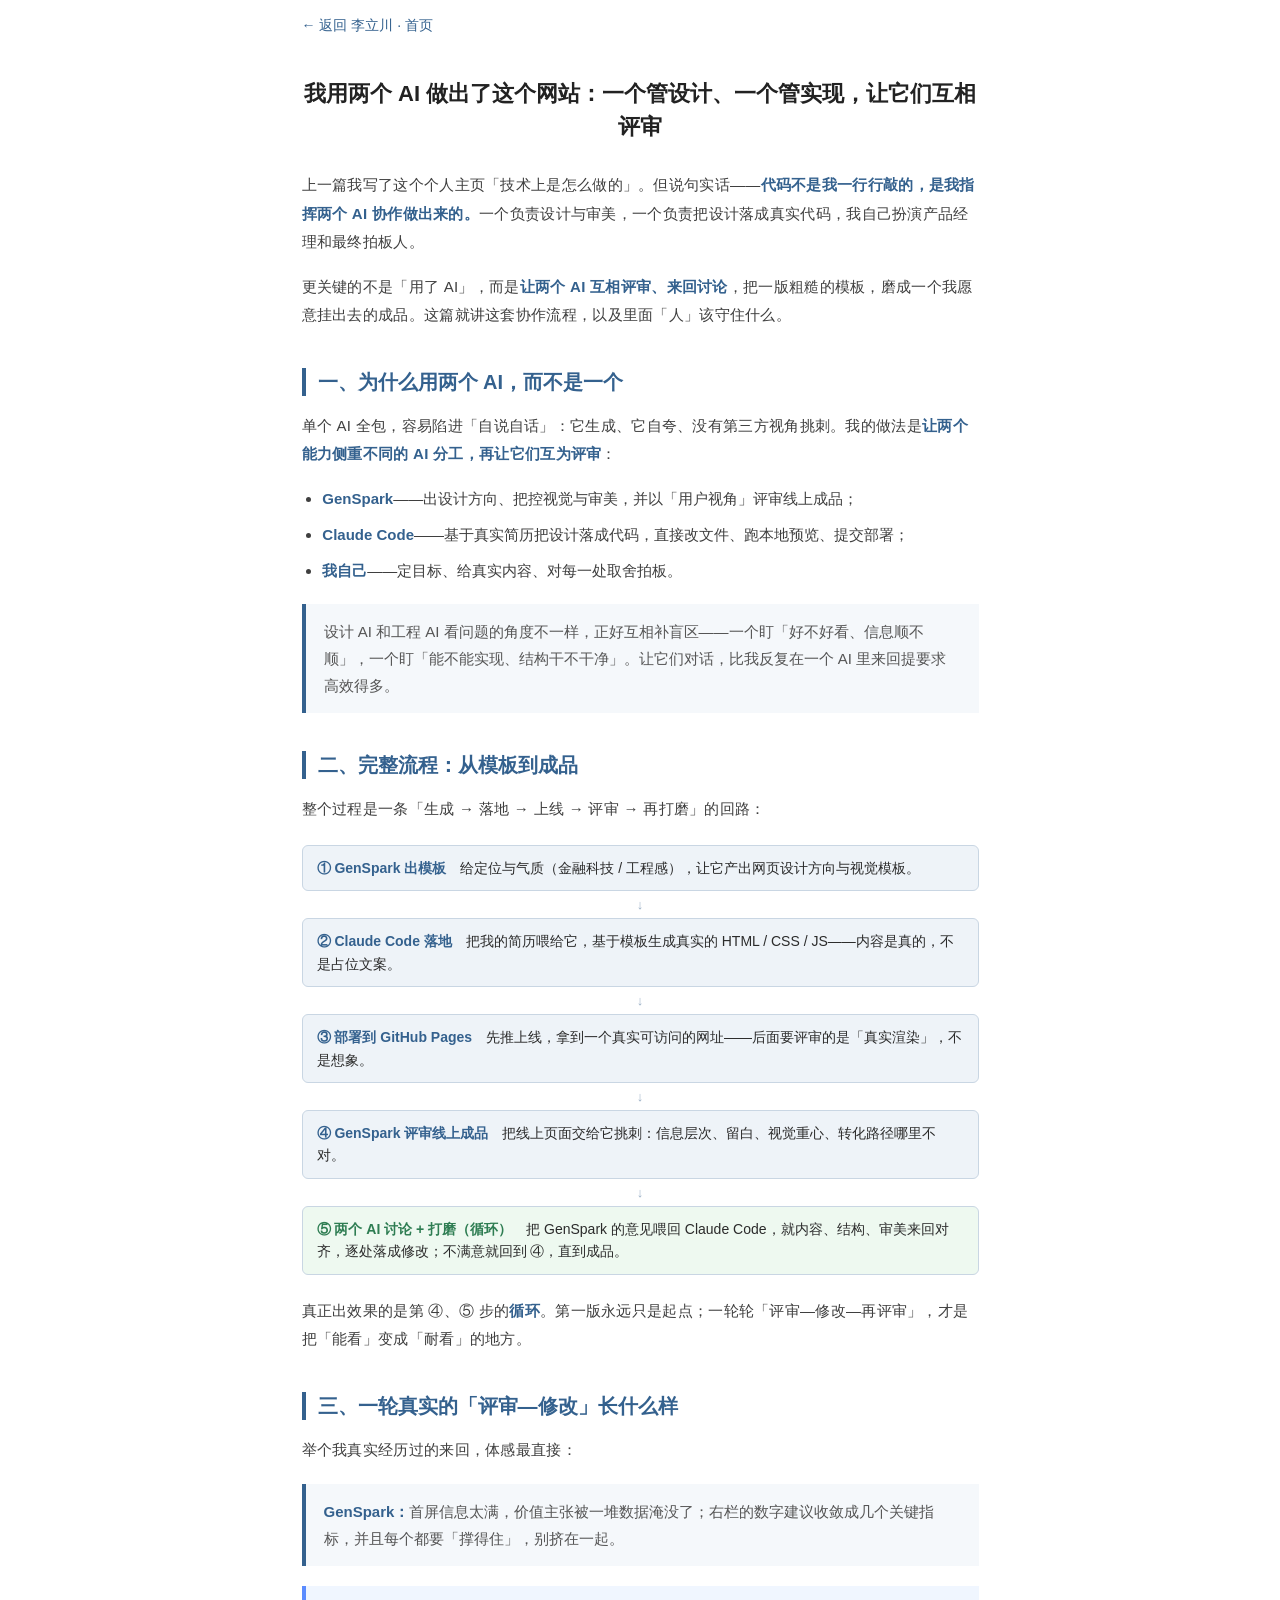
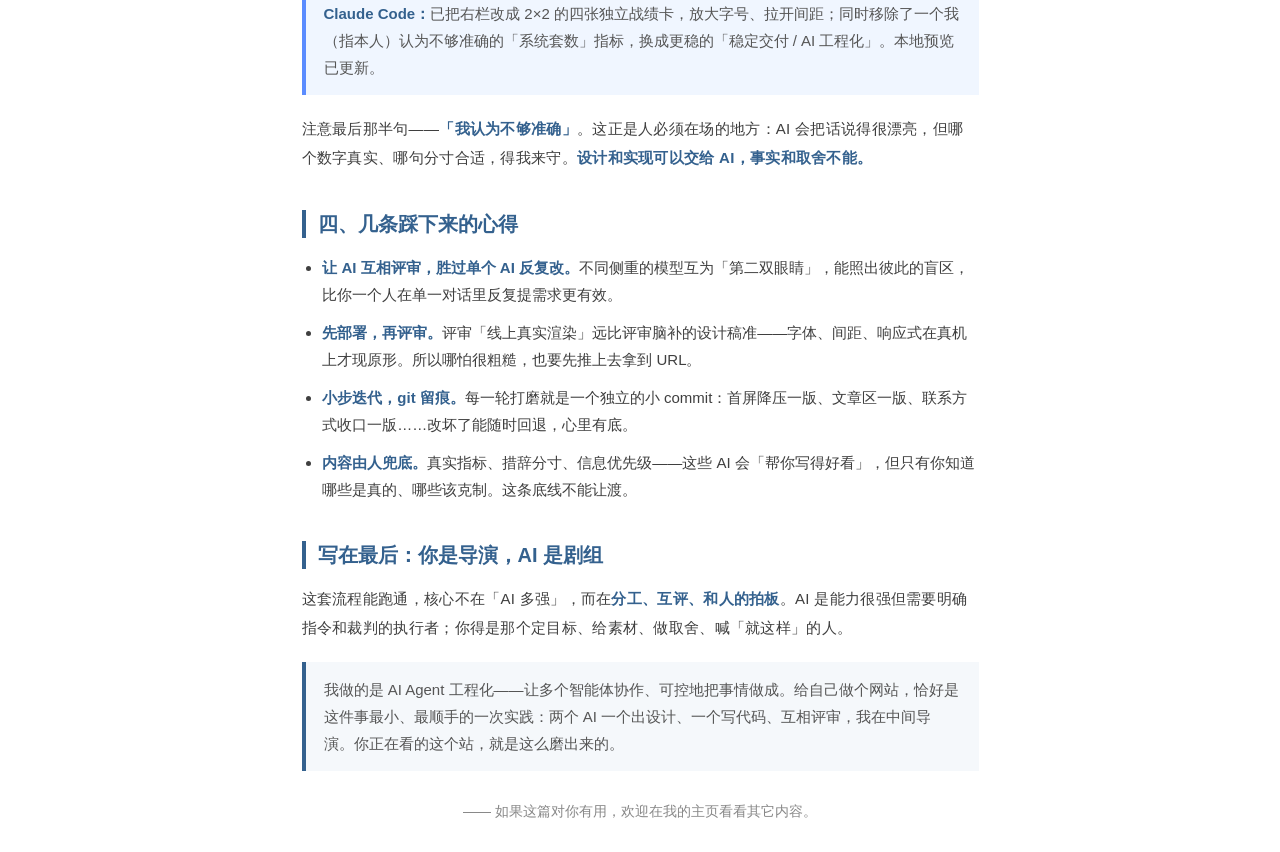
<file: articles/build-site-with-ai.html>
<!DOCTYPE html>
<html lang="zh-CN">
<head>
<meta charset="UTF-8">
<meta name="viewport" content="width=device-width, initial-scale=1.0">
<title>我用两个 AI 做出了这个网站：一个管设计、一个管实现，让它们互相评审 · 李立川</title>
</head>
<body style="margin:0;background:#ffffff;">
<!-- 返回主站（在 section 外，全选复制到公众号时不会被带入） -->
<nav style="max-width:677px;margin:0 auto;padding:16px;font-family:-apple-system,BlinkMacSystemFont,'PingFang SC','Hiragino Sans GB','Microsoft YaHei',sans-serif;">
  <a href="../index.html" style="color:#34618e;text-decoration:none;font-size:14px;">← 返回 李立川 · 首页</a>
</nav>
<!--
  使用方法：
  1. 用浏览器打开本文件；
  2. 从标题处按住拖到文末「全选」，复制；
  3. 粘贴进微信公众号 / CSDN 编辑器，正文样式会保留。
-->
<section style="max-width:677px;margin:0 auto;padding:20px 16px;font-family:-apple-system,BlinkMacSystemFont,'PingFang SC','Hiragino Sans GB','Microsoft YaHei',sans-serif;background:#ffffff;">

  <h1 style="font-size:22px;font-weight:bold;color:#222222;text-align:center;line-height:1.5;margin:6px 0 28px;">我用两个 AI 做出了这个网站：一个管设计、一个管实现，让它们互相评审</h1>

  <p style="margin:16px 0;font-size:15px;color:#3f3f3f;line-height:1.9;letter-spacing:0.3px;">上一篇我写了这个个人主页「技术上是怎么做的」。但说句实话——<strong style="color:#34618e;">代码不是我一行行敲的，是我指挥两个 AI 协作做出来的。</strong>一个负责设计与审美，一个负责把设计落成真实代码，我自己扮演产品经理和最终拍板人。</p>

  <p style="margin:16px 0;font-size:15px;color:#3f3f3f;line-height:1.9;letter-spacing:0.3px;">更关键的不是「用了 AI」，而是<strong style="color:#34618e;">让两个 AI 互相评审、来回讨论</strong>，把一版粗糙的模板，磨成一个我愿意挂出去的成品。这篇就讲这套协作流程，以及里面「人」该守住什么。</p>

  <h2 style="font-size:20px;font-weight:bold;color:#34618e;margin:38px 0 16px;padding-left:12px;border-left:4px solid #34618e;line-height:1.4;">一、为什么用两个 AI，而不是一个</h2>

  <p style="margin:16px 0;font-size:15px;color:#3f3f3f;line-height:1.9;letter-spacing:0.3px;">单个 AI 全包，容易陷进「自说自话」：它生成、它自夸、没有第三方视角挑刺。我的做法是<strong style="color:#34618e;">让两个能力侧重不同的 AI 分工，再让它们互为评审</strong>：</p>

  <ul style="margin:16px 0;padding-left:1.3em;">
    <li style="margin:9px 0;font-size:15px;color:#3f3f3f;line-height:1.8;"><strong style="color:#34618e;">GenSpark</strong>——出设计方向、把控视觉与审美，并以「用户视角」评审线上成品；</li>
    <li style="margin:9px 0;font-size:15px;color:#3f3f3f;line-height:1.8;"><strong style="color:#34618e;">Claude Code</strong>——基于真实简历把设计落成代码，直接改文件、跑本地预览、提交部署；</li>
    <li style="margin:9px 0;font-size:15px;color:#3f3f3f;line-height:1.8;"><strong style="color:#34618e;">我自己</strong>——定目标、给真实内容、对每一处取舍拍板。</li>
  </ul>

  <blockquote style="margin:20px 0;padding:14px 18px;background:#f5f8fb;border-left:4px solid #34618e;color:#555555;font-size:15px;line-height:1.8;">设计 AI 和工程 AI 看问题的角度不一样，正好互相补盲区——一个盯「好不好看、信息顺不顺」，一个盯「能不能实现、结构干不干净」。让它们对话，比我反复在一个 AI 里来回提要求高效得多。</blockquote>

  <h2 style="font-size:20px;font-weight:bold;color:#34618e;margin:38px 0 16px;padding-left:12px;border-left:4px solid #34618e;line-height:1.4;">二、完整流程：从模板到成品</h2>

  <p style="margin:16px 0;font-size:15px;color:#3f3f3f;line-height:1.9;letter-spacing:0.3px;">整个过程是一条「生成 → 落地 → 上线 → 评审 → 再打磨」的回路：</p>

  <table style="width:100%;border-collapse:collapse;margin:18px 0;">
    <tr><td style="padding:4px 0;vertical-align:top;">
      <div style="border:1px solid #c9d6e3;background:#eef3f8;border-radius:6px;padding:11px 14px;font-size:14px;color:#2b2b2b;line-height:1.6;"><strong style="color:#34618e;">① GenSpark 出模板</strong>　给定位与气质（金融科技 / 工程感），让它产出网页设计方向与视觉模板。</div>
    </td></tr>
    <tr><td style="text-align:center;color:#9bb0c6;font-size:13px;padding:2px;">↓</td></tr>
    <tr><td style="padding:4px 0;vertical-align:top;">
      <div style="border:1px solid #c9d6e3;background:#eef3f8;border-radius:6px;padding:11px 14px;font-size:14px;color:#2b2b2b;line-height:1.6;"><strong style="color:#34618e;">② Claude Code 落地</strong>　把我的简历喂给它，基于模板生成真实的 HTML / CSS / JS——内容是真的，不是占位文案。</div>
    </td></tr>
    <tr><td style="text-align:center;color:#9bb0c6;font-size:13px;padding:2px;">↓</td></tr>
    <tr><td style="padding:4px 0;vertical-align:top;">
      <div style="border:1px solid #c9d6e3;background:#eef3f8;border-radius:6px;padding:11px 14px;font-size:14px;color:#2b2b2b;line-height:1.6;"><strong style="color:#34618e;">③ 部署到 GitHub Pages</strong>　先推上线，拿到一个真实可访问的网址——后面要评审的是「真实渲染」，不是想象。</div>
    </td></tr>
    <tr><td style="text-align:center;color:#9bb0c6;font-size:13px;padding:2px;">↓</td></tr>
    <tr><td style="padding:4px 0;vertical-align:top;">
      <div style="border:1px solid #c9d6e3;background:#eef3f8;border-radius:6px;padding:11px 14px;font-size:14px;color:#2b2b2b;line-height:1.6;"><strong style="color:#34618e;">④ GenSpark 评审线上成品</strong>　把线上页面交给它挑刺：信息层次、留白、视觉重心、转化路径哪里不对。</div>
    </td></tr>
    <tr><td style="text-align:center;color:#9bb0c6;font-size:13px;padding:2px;">↓</td></tr>
    <tr><td style="padding:4px 0;vertical-align:top;">
      <div style="border:1px solid #c9d6e3;background:#eef9f0;border-radius:6px;padding:11px 14px;font-size:14px;color:#2b2b2b;line-height:1.6;"><strong style="color:#2e7d52;">⑤ 两个 AI 讨论 + 打磨（循环）</strong>　把 GenSpark 的意见喂回 Claude Code，就内容、结构、审美来回对齐，逐处落成修改；不满意就回到 ④，直到成品。</div>
    </td></tr>
  </table>

  <p style="margin:16px 0;font-size:15px;color:#3f3f3f;line-height:1.9;letter-spacing:0.3px;">真正出效果的是第 ④、⑤ 步的<strong style="color:#34618e;">循环</strong>。第一版永远只是起点；一轮轮「评审—修改—再评审」，才是把「能看」变成「耐看」的地方。</p>

  <h2 style="font-size:20px;font-weight:bold;color:#34618e;margin:38px 0 16px;padding-left:12px;border-left:4px solid #34618e;line-height:1.4;">三、一轮真实的「评审—修改」长什么样</h2>

  <p style="margin:16px 0;font-size:15px;color:#3f3f3f;line-height:1.9;letter-spacing:0.3px;">举个我真实经历过的来回，体感最直接：</p>

  <blockquote style="margin:20px 0;padding:14px 18px;background:#f5f8fb;border-left:4px solid #34618e;color:#555555;font-size:15px;line-height:1.8;"><strong style="color:#34618e;">GenSpark：</strong>首屏信息太满，价值主张被一堆数据淹没了；右栏的数字建议收敛成几个关键指标，并且每个都要「撑得住」，别挤在一起。</blockquote>

  <blockquote style="margin:20px 0;padding:14px 18px;background:#f0f6ff;border-left:4px solid #5b8cff;color:#555555;font-size:15px;line-height:1.8;"><strong style="color:#34618e;">Claude Code：</strong>已把右栏改成 2×2 的四张独立战绩卡，放大字号、拉开间距；同时移除了一个我（指本人）认为不够准确的「系统套数」指标，换成更稳的「稳定交付 / AI 工程化」。本地预览已更新。</blockquote>

  <p style="margin:16px 0;font-size:15px;color:#3f3f3f;line-height:1.9;letter-spacing:0.3px;">注意最后那半句——<strong style="color:#34618e;">「我认为不够准确」</strong>。这正是人必须在场的地方：AI 会把话说得很漂亮，但哪个数字真实、哪句分寸合适，得我来守。<strong style="color:#34618e;">设计和实现可以交给 AI，事实和取舍不能。</strong></p>

  <h2 style="font-size:20px;font-weight:bold;color:#34618e;margin:38px 0 16px;padding-left:12px;border-left:4px solid #34618e;line-height:1.4;">四、几条踩下来的心得</h2>

  <ul style="margin:16px 0;padding-left:1.3em;">
    <li style="margin:11px 0;font-size:15px;color:#3f3f3f;line-height:1.8;"><strong style="color:#34618e;">让 AI 互相评审，胜过单个 AI 反复改。</strong>不同侧重的模型互为「第二双眼睛」，能照出彼此的盲区，比你一个人在单一对话里反复提需求更有效。</li>
    <li style="margin:11px 0;font-size:15px;color:#3f3f3f;line-height:1.8;"><strong style="color:#34618e;">先部署，再评审。</strong>评审「线上真实渲染」远比评审脑补的设计稿准——字体、间距、响应式在真机上才现原形。所以哪怕很粗糙，也要先推上去拿到 URL。</li>
    <li style="margin:11px 0;font-size:15px;color:#3f3f3f;line-height:1.8;"><strong style="color:#34618e;">小步迭代，git 留痕。</strong>每一轮打磨就是一个独立的小 commit：首屏降压一版、文章区一版、联系方式收口一版……改坏了能随时回退，心里有底。</li>
    <li style="margin:11px 0;font-size:15px;color:#3f3f3f;line-height:1.8;"><strong style="color:#34618e;">内容由人兜底。</strong>真实指标、措辞分寸、信息优先级——这些 AI 会「帮你写得好看」，但只有你知道哪些是真的、哪些该克制。这条底线不能让渡。</li>
  </ul>

  <h2 style="font-size:20px;font-weight:bold;color:#34618e;margin:38px 0 16px;padding-left:12px;border-left:4px solid #34618e;line-height:1.4;">写在最后：你是导演，AI 是剧组</h2>

  <p style="margin:16px 0;font-size:15px;color:#3f3f3f;line-height:1.9;letter-spacing:0.3px;">这套流程能跑通，核心不在「AI 多强」，而在<strong style="color:#34618e;">分工、互评、和人的拍板</strong>。AI 是能力很强但需要明确指令和裁判的执行者；你得是那个定目标、给素材、做取舍、喊「就这样」的人。</p>

  <blockquote style="margin:20px 0;padding:14px 18px;background:#f5f8fb;border-left:4px solid #34618e;color:#555555;font-size:15px;line-height:1.8;">我做的是 AI Agent 工程化——让多个智能体协作、可控地把事情做成。给自己做个网站，恰好是这件事最小、最顺手的一次实践：两个 AI 一个出设计、一个写代码、互相评审，我在中间导演。你正在看的这个站，就是这么磨出来的。</blockquote>

  <p style="margin:28px 0 8px;font-size:14px;color:#888888;line-height:1.8;text-align:center;">—— 如果这篇对你有用，欢迎在我的主页看看其它内容。</p>

</section>
</body>
</html>
</file>
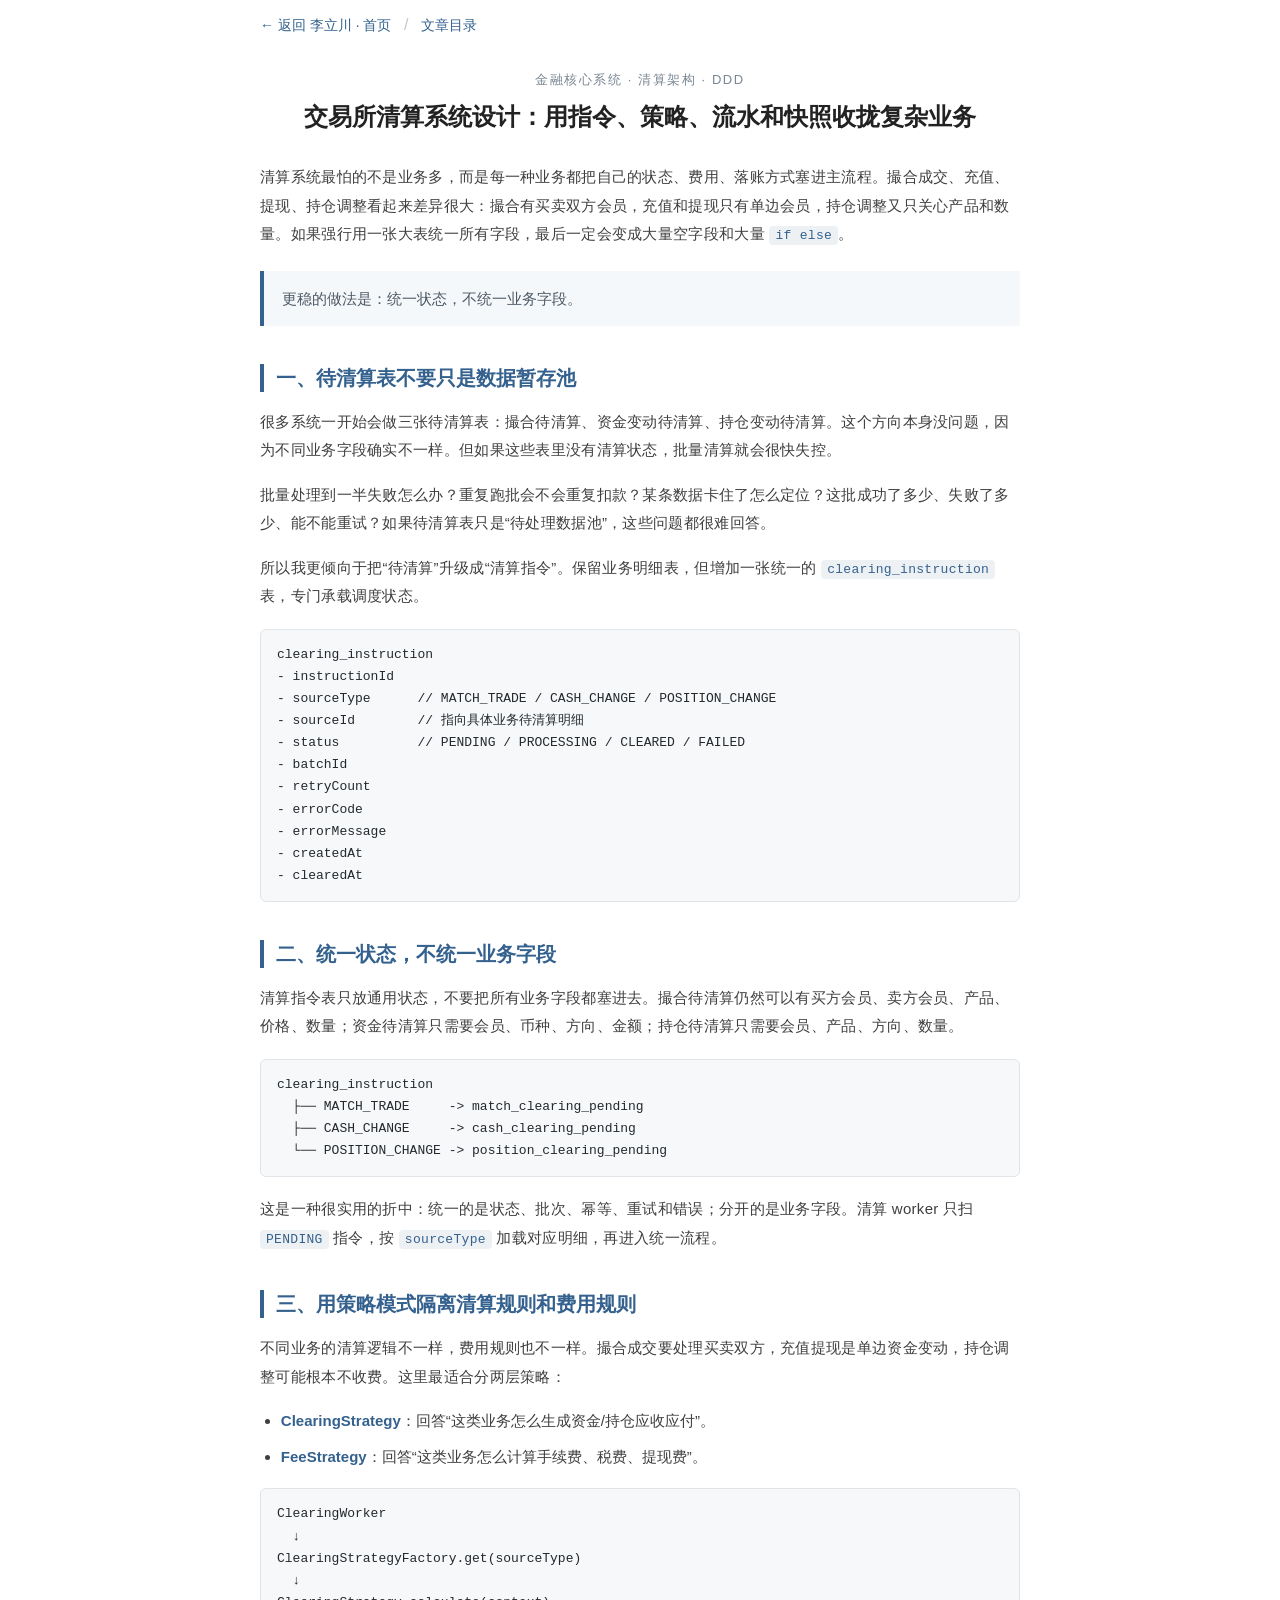
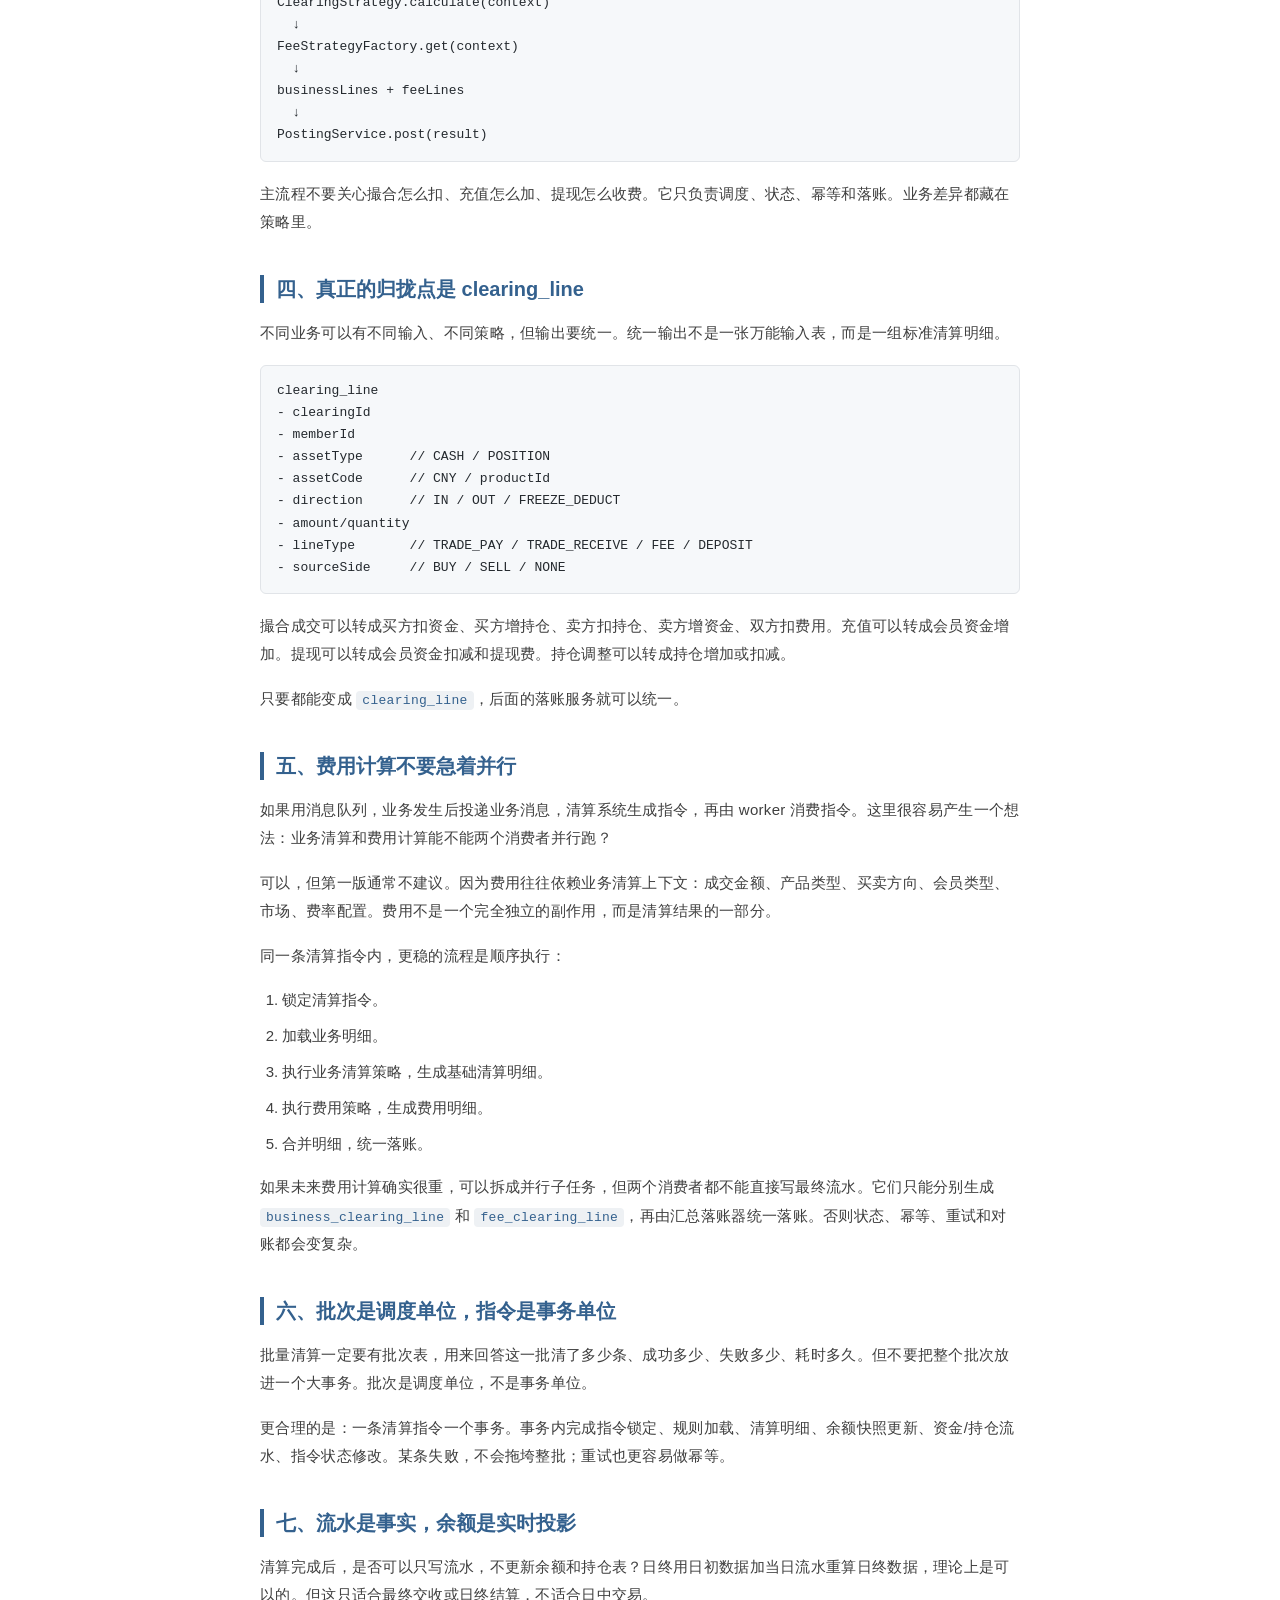
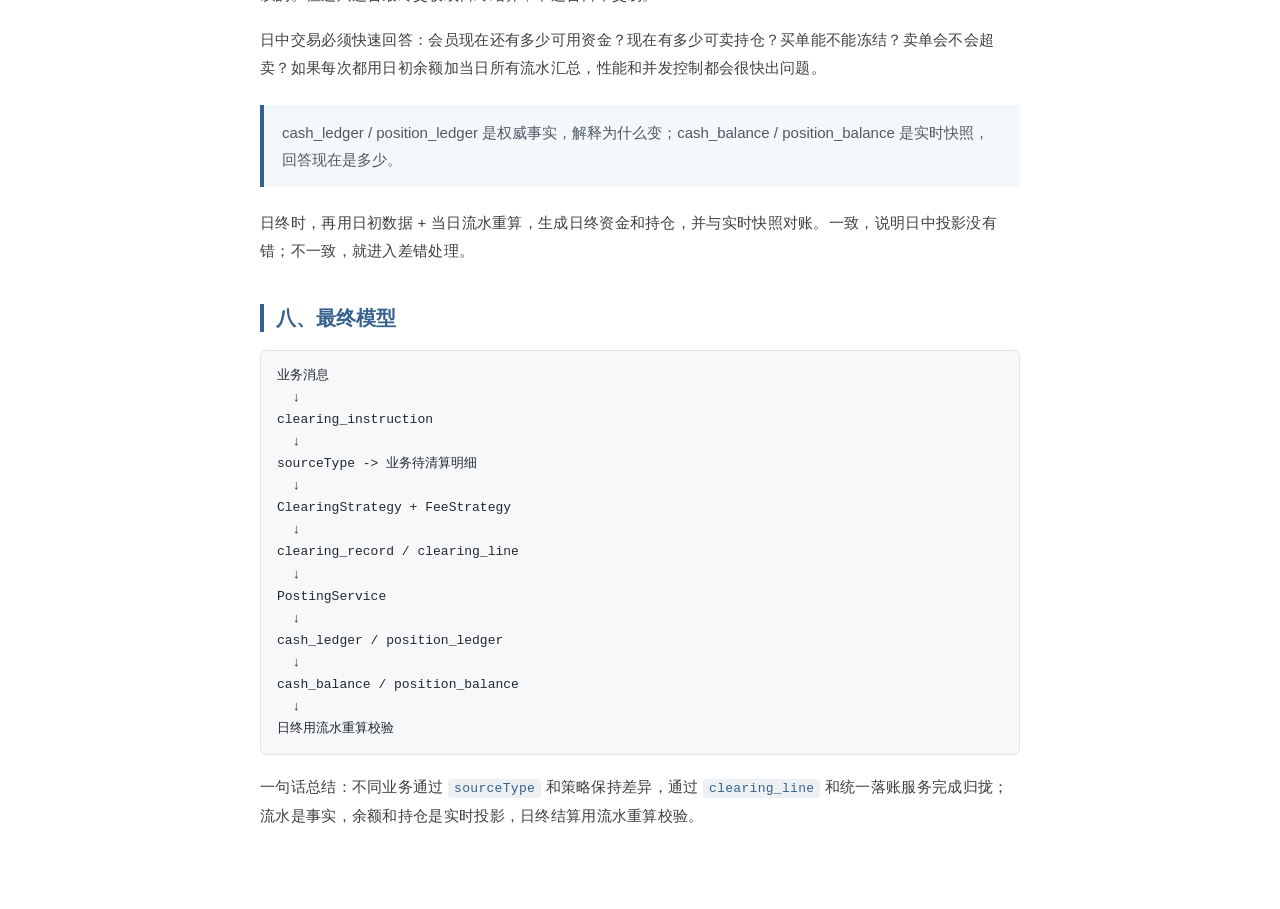
<file: articles/exchange-clearing-system.html>
<!DOCTYPE html>
<html lang="zh-CN">
<head>
<meta charset="UTF-8">
<meta name="viewport" content="width=device-width, initial-scale=1.0">
<meta name="description" content="交易所清算系统设计：用清算指令、策略模式、流水和余额快照收拢撮合、充值、提现、持仓调整等复杂业务。">
<title>交易所清算系统设计：用指令、策略、流水和快照收拢复杂业务 · 李立川</title>
</head>
<body style="margin:0;background:#ffffff;">
<nav style="max-width:760px;margin:0 auto;padding:16px;font-family:-apple-system,BlinkMacSystemFont,'PingFang SC','Hiragino Sans GB','Microsoft YaHei',sans-serif;">
  <a href="../index.html" style="color:#34618e;text-decoration:none;font-size:14px;">← 返回 李立川 · 首页</a>
  <span style="color:#c0c7cf;margin:0 8px;">/</span>
  <a href="./" style="color:#34618e;text-decoration:none;font-size:14px;">文章目录</a>
</nav>

<section style="max-width:760px;margin:0 auto;padding:20px 18px 64px;font-family:-apple-system,BlinkMacSystemFont,'PingFang SC','Hiragino Sans GB','Microsoft YaHei',sans-serif;background:#ffffff;">

  <p style="margin:0 0 10px;text-align:center;color:#7a8794;font-size:13px;letter-spacing:0.12em;">金融核心系统 · 清算架构 · DDD</p>
  <h1 style="font-size:24px;font-weight:bold;color:#222222;text-align:center;line-height:1.5;margin:6px 0 28px;">交易所清算系统设计：用指令、策略、流水和快照收拢复杂业务</h1>

  <p style="margin:16px 0;font-size:15px;color:#3f3f3f;line-height:1.9;letter-spacing:0.3px;">清算系统最怕的不是业务多，而是每一种业务都把自己的状态、费用、落账方式塞进主流程。撮合成交、充值、提现、持仓调整看起来差异很大：撮合有买卖双方会员，充值和提现只有单边会员，持仓调整又只关心产品和数量。如果强行用一张大表统一所有字段，最后一定会变成大量空字段和大量 <code style="background:#eef1f4;padding:2px 6px;border-radius:4px;font-family:Menlo,Consolas,monospace;font-size:13px;color:#34618e;">if else</code>。</p>

  <blockquote style="margin:22px 0;padding:14px 18px;background:#f5f8fb;border-left:4px solid #34618e;color:#4d5965;font-size:15px;line-height:1.8;">更稳的做法是：统一状态，不统一业务字段。</blockquote>

  <h2 style="font-size:20px;font-weight:bold;color:#34618e;margin:38px 0 16px;padding-left:12px;border-left:4px solid #34618e;line-height:1.4;">一、待清算表不要只是数据暂存池</h2>

  <p style="margin:16px 0;font-size:15px;color:#3f3f3f;line-height:1.9;letter-spacing:0.3px;">很多系统一开始会做三张待清算表：撮合待清算、资金变动待清算、持仓变动待清算。这个方向本身没问题，因为不同业务字段确实不一样。但如果这些表里没有清算状态，批量清算就会很快失控。</p>

  <p style="margin:16px 0;font-size:15px;color:#3f3f3f;line-height:1.9;letter-spacing:0.3px;">批量处理到一半失败怎么办？重复跑批会不会重复扣款？某条数据卡住了怎么定位？这批成功了多少、失败了多少、能不能重试？如果待清算表只是“待处理数据池”，这些问题都很难回答。</p>

  <p style="margin:16px 0;font-size:15px;color:#3f3f3f;line-height:1.9;letter-spacing:0.3px;">所以我更倾向于把“待清算”升级成“清算指令”。保留业务明细表，但增加一张统一的 <code style="background:#eef1f4;padding:2px 6px;border-radius:4px;font-family:Menlo,Consolas,monospace;font-size:13px;color:#34618e;">clearing_instruction</code> 表，专门承载调度状态。</p>

  <pre style="margin:18px 0;background:#f6f8fa;border:1px solid #e1e4e8;border-radius:6px;padding:14px 16px;overflow-x:auto;font-family:Menlo,Consolas,monospace;font-size:13px;line-height:1.7;color:#24292e;white-space:pre;">clearing_instruction
- instructionId
- sourceType      // MATCH_TRADE / CASH_CHANGE / POSITION_CHANGE
- sourceId        // 指向具体业务待清算明细
- status          // PENDING / PROCESSING / CLEARED / FAILED
- batchId
- retryCount
- errorCode
- errorMessage
- createdAt
- clearedAt</pre>

  <h2 style="font-size:20px;font-weight:bold;color:#34618e;margin:38px 0 16px;padding-left:12px;border-left:4px solid #34618e;line-height:1.4;">二、统一状态，不统一业务字段</h2>

  <p style="margin:16px 0;font-size:15px;color:#3f3f3f;line-height:1.9;letter-spacing:0.3px;">清算指令表只放通用状态，不要把所有业务字段都塞进去。撮合待清算仍然可以有买方会员、卖方会员、产品、价格、数量；资金待清算只需要会员、币种、方向、金额；持仓待清算只需要会员、产品、方向、数量。</p>

  <pre style="margin:18px 0;background:#f6f8fa;border:1px solid #e1e4e8;border-radius:6px;padding:14px 16px;overflow-x:auto;font-family:Menlo,Consolas,monospace;font-size:13px;line-height:1.7;color:#24292e;white-space:pre;">clearing_instruction
  ├── MATCH_TRADE     -> match_clearing_pending
  ├── CASH_CHANGE     -> cash_clearing_pending
  └── POSITION_CHANGE -> position_clearing_pending</pre>

  <p style="margin:16px 0;font-size:15px;color:#3f3f3f;line-height:1.9;letter-spacing:0.3px;">这是一种很实用的折中：统一的是状态、批次、幂等、重试和错误；分开的是业务字段。清算 worker 只扫 <code style="background:#eef1f4;padding:2px 6px;border-radius:4px;font-family:Menlo,Consolas,monospace;font-size:13px;color:#34618e;">PENDING</code> 指令，按 <code style="background:#eef1f4;padding:2px 6px;border-radius:4px;font-family:Menlo,Consolas,monospace;font-size:13px;color:#34618e;">sourceType</code> 加载对应明细，再进入统一流程。</p>

  <h2 style="font-size:20px;font-weight:bold;color:#34618e;margin:38px 0 16px;padding-left:12px;border-left:4px solid #34618e;line-height:1.4;">三、用策略模式隔离清算规则和费用规则</h2>

  <p style="margin:16px 0;font-size:15px;color:#3f3f3f;line-height:1.9;letter-spacing:0.3px;">不同业务的清算逻辑不一样，费用规则也不一样。撮合成交要处理买卖双方，充值提现是单边资金变动，持仓调整可能根本不收费。这里最适合分两层策略：</p>

  <ul style="margin:16px 0;padding-left:1.3em;">
    <li style="margin:9px 0;font-size:15px;color:#3f3f3f;line-height:1.8;"><strong style="color:#34618e;">ClearingStrategy</strong>：回答“这类业务怎么生成资金/持仓应收应付”。</li>
    <li style="margin:9px 0;font-size:15px;color:#3f3f3f;line-height:1.8;"><strong style="color:#34618e;">FeeStrategy</strong>：回答“这类业务怎么计算手续费、税费、提现费”。</li>
  </ul>

  <pre style="margin:18px 0;background:#f6f8fa;border:1px solid #e1e4e8;border-radius:6px;padding:14px 16px;overflow-x:auto;font-family:Menlo,Consolas,monospace;font-size:13px;line-height:1.7;color:#24292e;white-space:pre;">ClearingWorker
  ↓
ClearingStrategyFactory.get(sourceType)
  ↓
ClearingStrategy.calculate(context)
  ↓
FeeStrategyFactory.get(context)
  ↓
businessLines + feeLines
  ↓
PostingService.post(result)</pre>

  <p style="margin:16px 0;font-size:15px;color:#3f3f3f;line-height:1.9;letter-spacing:0.3px;">主流程不要关心撮合怎么扣、充值怎么加、提现怎么收费。它只负责调度、状态、幂等和落账。业务差异都藏在策略里。</p>

  <h2 style="font-size:20px;font-weight:bold;color:#34618e;margin:38px 0 16px;padding-left:12px;border-left:4px solid #34618e;line-height:1.4;">四、真正的归拢点是 clearing_line</h2>

  <p style="margin:16px 0;font-size:15px;color:#3f3f3f;line-height:1.9;letter-spacing:0.3px;">不同业务可以有不同输入、不同策略，但输出要统一。统一输出不是一张万能输入表，而是一组标准清算明细。</p>

  <pre style="margin:18px 0;background:#f6f8fa;border:1px solid #e1e4e8;border-radius:6px;padding:14px 16px;overflow-x:auto;font-family:Menlo,Consolas,monospace;font-size:13px;line-height:1.7;color:#24292e;white-space:pre;">clearing_line
- clearingId
- memberId
- assetType      // CASH / POSITION
- assetCode      // CNY / productId
- direction      // IN / OUT / FREEZE_DEDUCT
- amount/quantity
- lineType       // TRADE_PAY / TRADE_RECEIVE / FEE / DEPOSIT
- sourceSide     // BUY / SELL / NONE</pre>

  <p style="margin:16px 0;font-size:15px;color:#3f3f3f;line-height:1.9;letter-spacing:0.3px;">撮合成交可以转成买方扣资金、买方增持仓、卖方扣持仓、卖方增资金、双方扣费用。充值可以转成会员资金增加。提现可以转成会员资金扣减和提现费。持仓调整可以转成持仓增加或扣减。</p>

  <p style="margin:16px 0;font-size:15px;color:#3f3f3f;line-height:1.9;letter-spacing:0.3px;">只要都能变成 <code style="background:#eef1f4;padding:2px 6px;border-radius:4px;font-family:Menlo,Consolas,monospace;font-size:13px;color:#34618e;">clearing_line</code>，后面的落账服务就可以统一。</p>

  <h2 style="font-size:20px;font-weight:bold;color:#34618e;margin:38px 0 16px;padding-left:12px;border-left:4px solid #34618e;line-height:1.4;">五、费用计算不要急着并行</h2>

  <p style="margin:16px 0;font-size:15px;color:#3f3f3f;line-height:1.9;letter-spacing:0.3px;">如果用消息队列，业务发生后投递业务消息，清算系统生成指令，再由 worker 消费指令。这里很容易产生一个想法：业务清算和费用计算能不能两个消费者并行跑？</p>

  <p style="margin:16px 0;font-size:15px;color:#3f3f3f;line-height:1.9;letter-spacing:0.3px;">可以，但第一版通常不建议。因为费用往往依赖业务清算上下文：成交金额、产品类型、买卖方向、会员类型、市场、费率配置。费用不是一个完全独立的副作用，而是清算结果的一部分。</p>

  <p style="margin:16px 0;font-size:15px;color:#3f3f3f;line-height:1.9;letter-spacing:0.3px;">同一条清算指令内，更稳的流程是顺序执行：</p>

  <ol style="margin:16px 0;padding-left:1.4em;">
    <li style="margin:9px 0;font-size:15px;color:#3f3f3f;line-height:1.8;">锁定清算指令。</li>
    <li style="margin:9px 0;font-size:15px;color:#3f3f3f;line-height:1.8;">加载业务明细。</li>
    <li style="margin:9px 0;font-size:15px;color:#3f3f3f;line-height:1.8;">执行业务清算策略，生成基础清算明细。</li>
    <li style="margin:9px 0;font-size:15px;color:#3f3f3f;line-height:1.8;">执行费用策略，生成费用明细。</li>
    <li style="margin:9px 0;font-size:15px;color:#3f3f3f;line-height:1.8;">合并明细，统一落账。</li>
  </ol>

  <p style="margin:16px 0;font-size:15px;color:#3f3f3f;line-height:1.9;letter-spacing:0.3px;">如果未来费用计算确实很重，可以拆成并行子任务，但两个消费者都不能直接写最终流水。它们只能分别生成 <code style="background:#eef1f4;padding:2px 6px;border-radius:4px;font-family:Menlo,Consolas,monospace;font-size:13px;color:#34618e;">business_clearing_line</code> 和 <code style="background:#eef1f4;padding:2px 6px;border-radius:4px;font-family:Menlo,Consolas,monospace;font-size:13px;color:#34618e;">fee_clearing_line</code>，再由汇总落账器统一落账。否则状态、幂等、重试和对账都会变复杂。</p>

  <h2 style="font-size:20px;font-weight:bold;color:#34618e;margin:38px 0 16px;padding-left:12px;border-left:4px solid #34618e;line-height:1.4;">六、批次是调度单位，指令是事务单位</h2>

  <p style="margin:16px 0;font-size:15px;color:#3f3f3f;line-height:1.9;letter-spacing:0.3px;">批量清算一定要有批次表，用来回答这一批清了多少条、成功多少、失败多少、耗时多久。但不要把整个批次放进一个大事务。批次是调度单位，不是事务单位。</p>

  <p style="margin:16px 0;font-size:15px;color:#3f3f3f;line-height:1.9;letter-spacing:0.3px;">更合理的是：一条清算指令一个事务。事务内完成指令锁定、规则加载、清算明细、余额快照更新、资金/持仓流水、指令状态修改。某条失败，不会拖垮整批；重试也更容易做幂等。</p>

  <h2 style="font-size:20px;font-weight:bold;color:#34618e;margin:38px 0 16px;padding-left:12px;border-left:4px solid #34618e;line-height:1.4;">七、流水是事实，余额是实时投影</h2>

  <p style="margin:16px 0;font-size:15px;color:#3f3f3f;line-height:1.9;letter-spacing:0.3px;">清算完成后，是否可以只写流水，不更新余额和持仓表？日终用日初数据加当日流水重算日终数据，理论上是可以的。但这只适合最终交收或日终结算，不适合日中交易。</p>

  <p style="margin:16px 0;font-size:15px;color:#3f3f3f;line-height:1.9;letter-spacing:0.3px;">日中交易必须快速回答：会员现在还有多少可用资金？现在有多少可卖持仓？买单能不能冻结？卖单会不会超卖？如果每次都用日初余额加当日所有流水汇总，性能和并发控制都会很快出问题。</p>

  <blockquote style="margin:22px 0;padding:14px 18px;background:#f5f8fb;border-left:4px solid #34618e;color:#4d5965;font-size:15px;line-height:1.8;">cash_ledger / position_ledger 是权威事实，解释为什么变；cash_balance / position_balance 是实时快照，回答现在是多少。</blockquote>

  <p style="margin:16px 0;font-size:15px;color:#3f3f3f;line-height:1.9;letter-spacing:0.3px;">日终时，再用日初数据 + 当日流水重算，生成日终资金和持仓，并与实时快照对账。一致，说明日中投影没有错；不一致，就进入差错处理。</p>

  <h2 style="font-size:20px;font-weight:bold;color:#34618e;margin:38px 0 16px;padding-left:12px;border-left:4px solid #34618e;line-height:1.4;">八、最终模型</h2>

  <pre style="margin:18px 0;background:#f6f8fa;border:1px solid #e1e4e8;border-radius:6px;padding:14px 16px;overflow-x:auto;font-family:Menlo,Consolas,monospace;font-size:13px;line-height:1.7;color:#24292e;white-space:pre;">业务消息
  ↓
clearing_instruction
  ↓
sourceType -> 业务待清算明细
  ↓
ClearingStrategy + FeeStrategy
  ↓
clearing_record / clearing_line
  ↓
PostingService
  ↓
cash_ledger / position_ledger
  ↓
cash_balance / position_balance
  ↓
日终用流水重算校验</pre>

  <p style="margin:16px 0;font-size:15px;color:#3f3f3f;line-height:1.9;letter-spacing:0.3px;">一句话总结：不同业务通过 <code style="background:#eef1f4;padding:2px 6px;border-radius:4px;font-family:Menlo,Consolas,monospace;font-size:13px;color:#34618e;">sourceType</code> 和策略保持差异，通过 <code style="background:#eef1f4;padding:2px 6px;border-radius:4px;font-family:Menlo,Consolas,monospace;font-size:13px;color:#34618e;">clearing_line</code> 和统一落账服务完成归拢；流水是事实，余额和持仓是实时投影，日终结算用流水重算校验。</p>

</section>
</body>
</html>
</file>
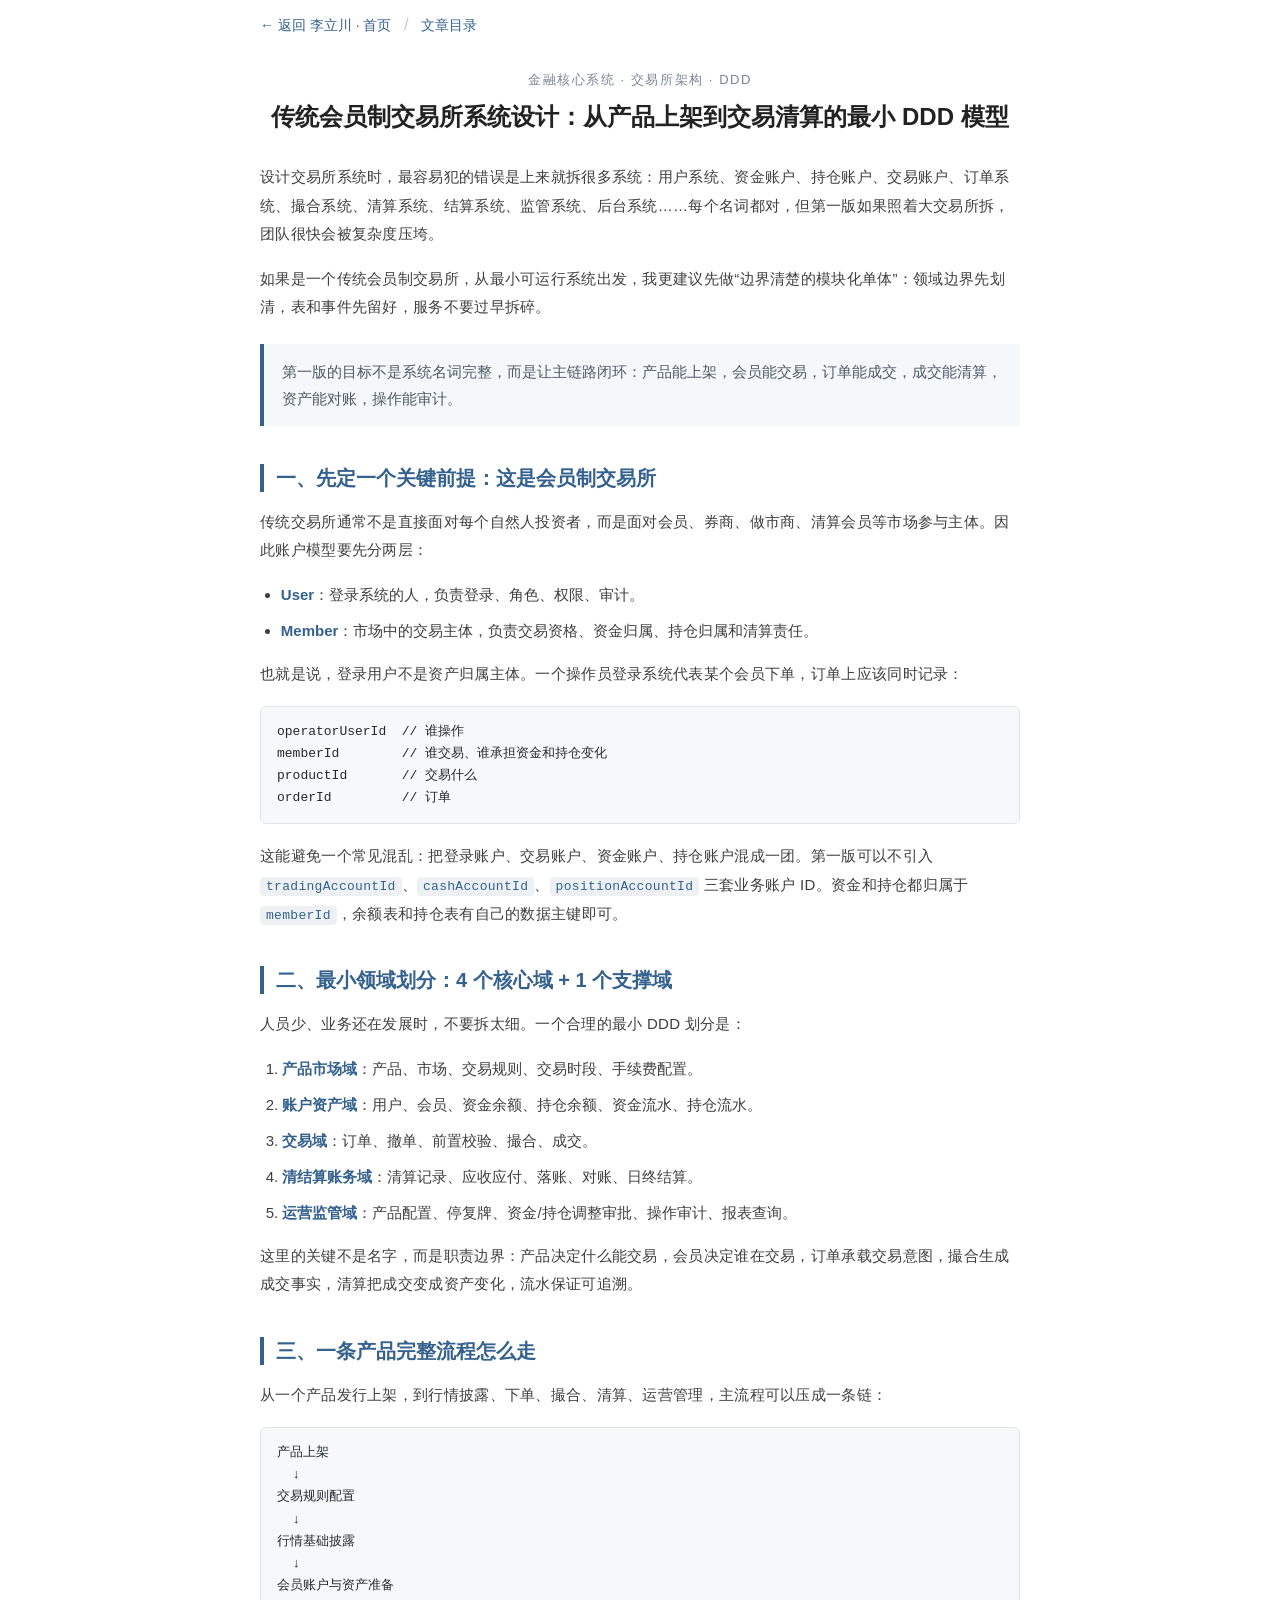
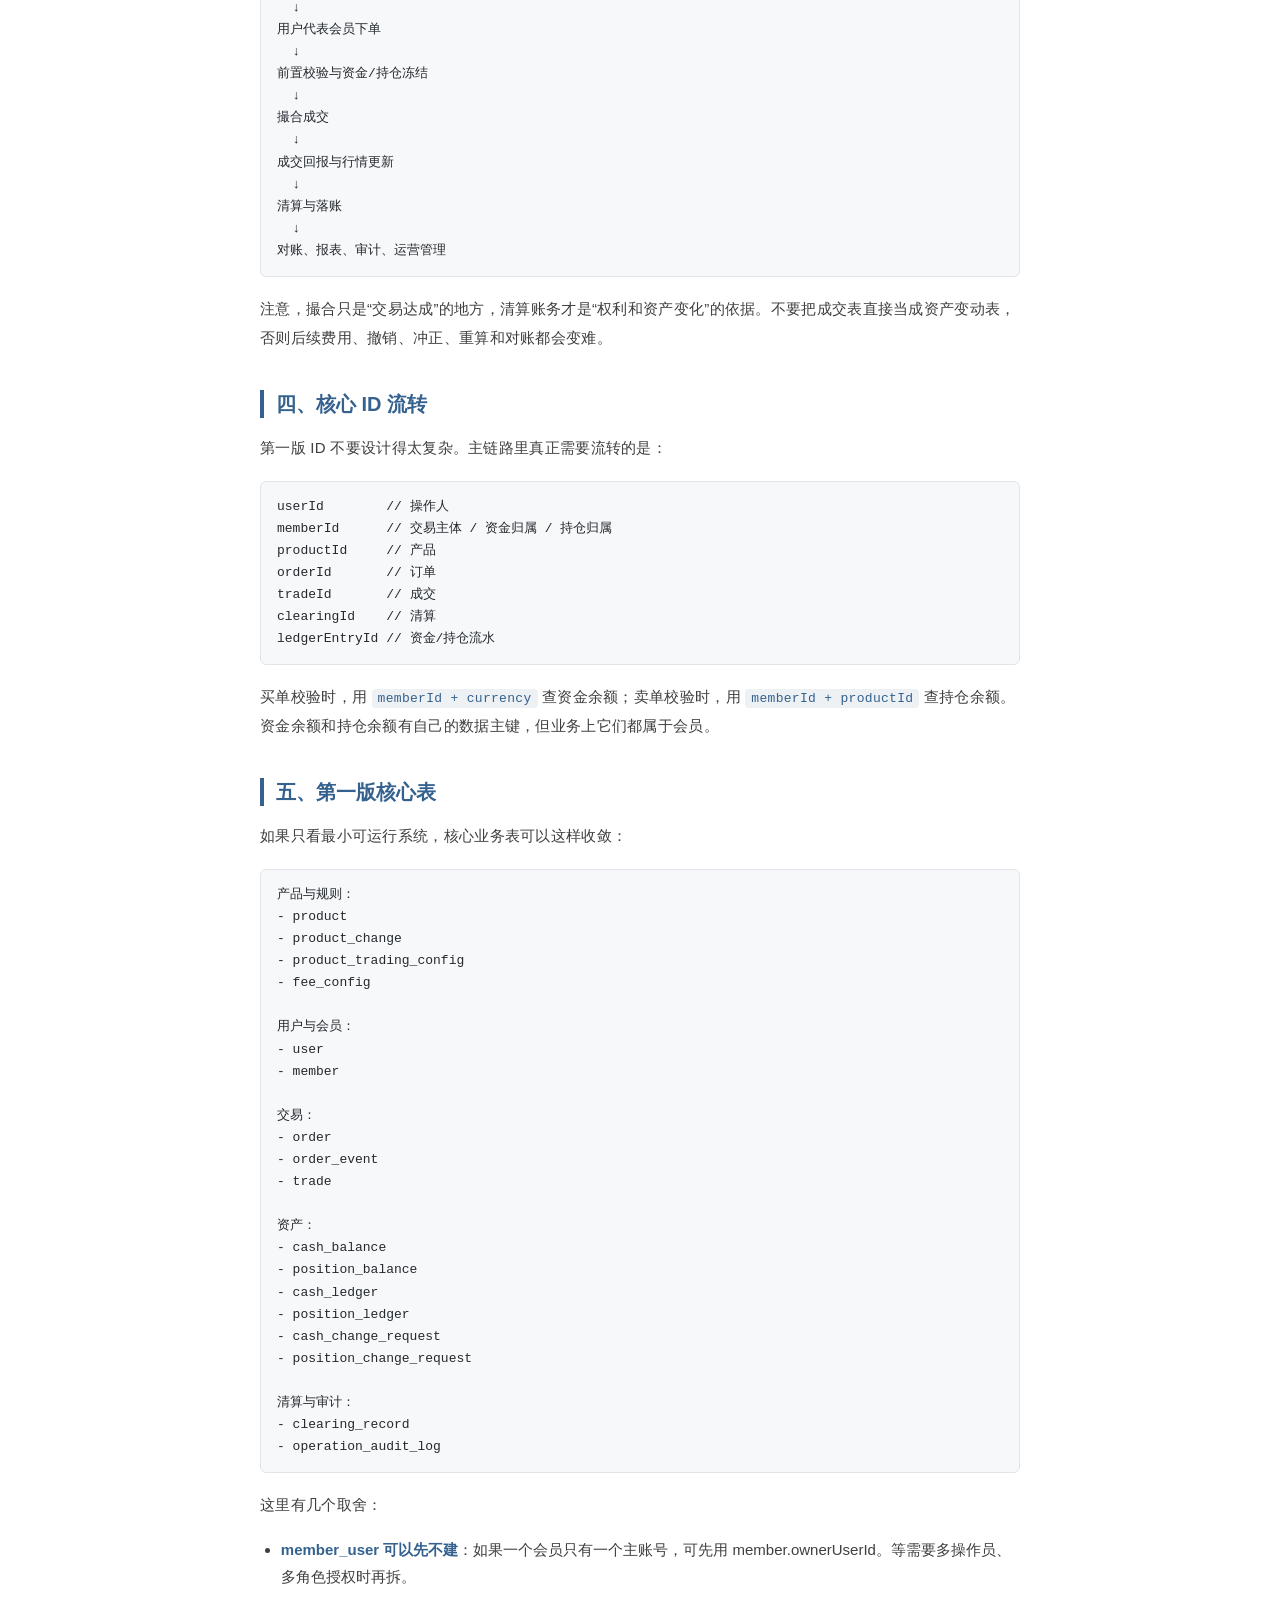
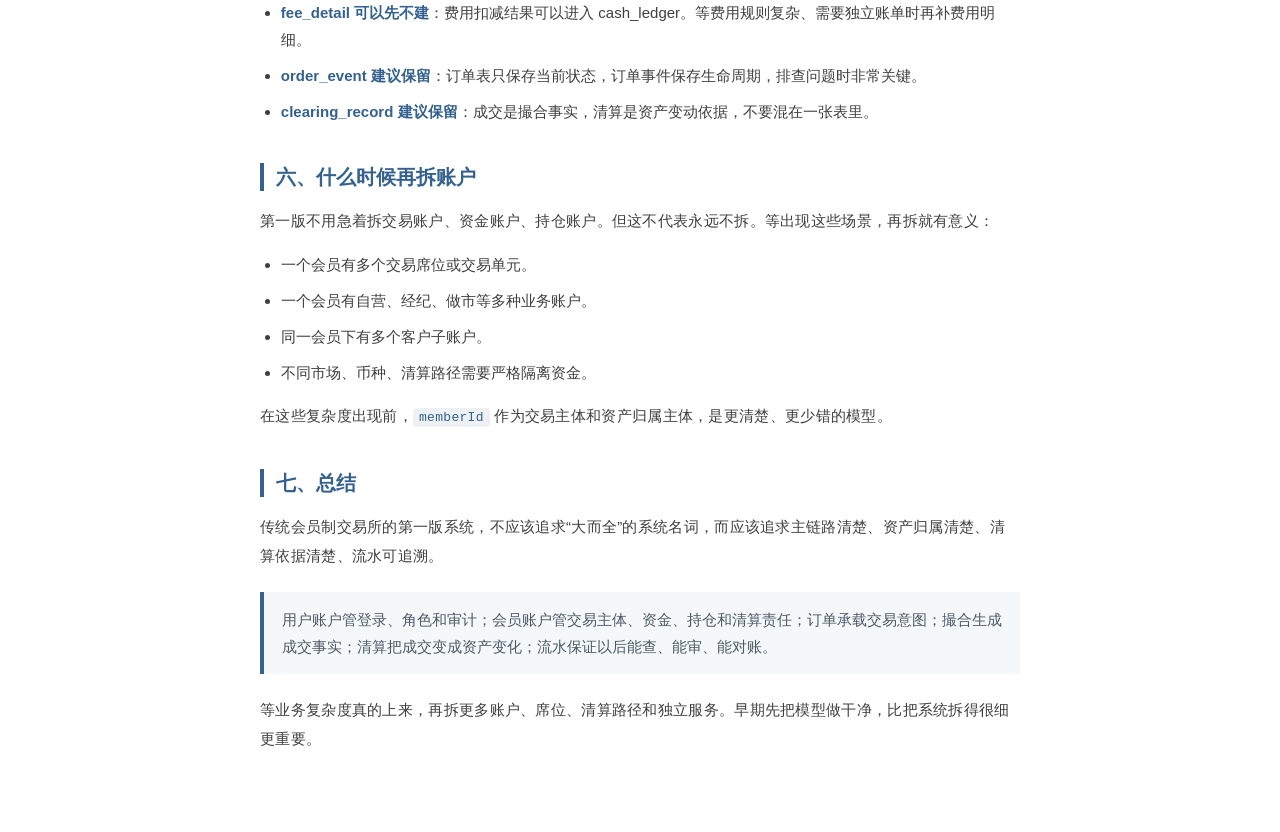
<file: articles/exchange-system-ddd-design.html>
<!DOCTYPE html>
<html lang="zh-CN">
<head>
<meta charset="UTF-8">
<meta name="viewport" content="width=device-width, initial-scale=1.0">
<meta name="description" content="传统会员制交易所系统设计：用最小 DDD 领域模型拆解产品、会员、账户资产、订单撮合、行情、清算账务与运营监管。">
<title>传统会员制交易所系统设计：从产品上架到交易清算的最小 DDD 模型 · 李立川</title>
</head>
<body style="margin:0;background:#ffffff;">
<nav style="max-width:760px;margin:0 auto;padding:16px;font-family:-apple-system,BlinkMacSystemFont,'PingFang SC','Hiragino Sans GB','Microsoft YaHei',sans-serif;">
  <a href="../index.html" style="color:#34618e;text-decoration:none;font-size:14px;">← 返回 李立川 · 首页</a>
  <span style="color:#c0c7cf;margin:0 8px;">/</span>
  <a href="./" style="color:#34618e;text-decoration:none;font-size:14px;">文章目录</a>
</nav>

<section style="max-width:760px;margin:0 auto;padding:20px 18px 64px;font-family:-apple-system,BlinkMacSystemFont,'PingFang SC','Hiragino Sans GB','Microsoft YaHei',sans-serif;background:#ffffff;">

  <p style="margin:0 0 10px;text-align:center;color:#7a8794;font-size:13px;letter-spacing:0.12em;">金融核心系统 · 交易所架构 · DDD</p>
  <h1 style="font-size:24px;font-weight:bold;color:#222222;text-align:center;line-height:1.5;margin:6px 0 28px;">传统会员制交易所系统设计：从产品上架到交易清算的最小 DDD 模型</h1>

  <p style="margin:16px 0;font-size:15px;color:#3f3f3f;line-height:1.9;letter-spacing:0.3px;">设计交易所系统时，最容易犯的错误是上来就拆很多系统：用户系统、资金账户、持仓账户、交易账户、订单系统、撮合系统、清算系统、结算系统、监管系统、后台系统……每个名词都对，但第一版如果照着大交易所拆，团队很快会被复杂度压垮。</p>

  <p style="margin:16px 0;font-size:15px;color:#3f3f3f;line-height:1.9;letter-spacing:0.3px;">如果是一个传统会员制交易所，从最小可运行系统出发，我更建议先做“边界清楚的模块化单体”：领域边界先划清，表和事件先留好，服务不要过早拆碎。</p>

  <blockquote style="margin:22px 0;padding:14px 18px;background:#f5f8fb;border-left:4px solid #34618e;color:#4d5965;font-size:15px;line-height:1.8;">第一版的目标不是系统名词完整，而是让主链路闭环：产品能上架，会员能交易，订单能成交，成交能清算，资产能对账，操作能审计。</blockquote>

  <h2 style="font-size:20px;font-weight:bold;color:#34618e;margin:38px 0 16px;padding-left:12px;border-left:4px solid #34618e;line-height:1.4;">一、先定一个关键前提：这是会员制交易所</h2>

  <p style="margin:16px 0;font-size:15px;color:#3f3f3f;line-height:1.9;letter-spacing:0.3px;">传统交易所通常不是直接面对每个自然人投资者，而是面对会员、券商、做市商、清算会员等市场参与主体。因此账户模型要先分两层：</p>

  <ul style="margin:16px 0;padding-left:1.3em;">
    <li style="margin:9px 0;font-size:15px;color:#3f3f3f;line-height:1.8;"><strong style="color:#34618e;">User</strong>：登录系统的人，负责登录、角色、权限、审计。</li>
    <li style="margin:9px 0;font-size:15px;color:#3f3f3f;line-height:1.8;"><strong style="color:#34618e;">Member</strong>：市场中的交易主体，负责交易资格、资金归属、持仓归属和清算责任。</li>
  </ul>

  <p style="margin:16px 0;font-size:15px;color:#3f3f3f;line-height:1.9;letter-spacing:0.3px;">也就是说，登录用户不是资产归属主体。一个操作员登录系统代表某个会员下单，订单上应该同时记录：</p>

  <pre style="margin:18px 0;background:#f6f8fa;border:1px solid #e1e4e8;border-radius:6px;padding:14px 16px;overflow-x:auto;font-family:Menlo,Consolas,monospace;font-size:13px;line-height:1.7;color:#24292e;white-space:pre;">operatorUserId  // 谁操作
memberId        // 谁交易、谁承担资金和持仓变化
productId       // 交易什么
orderId         // 订单</pre>

  <p style="margin:16px 0;font-size:15px;color:#3f3f3f;line-height:1.9;letter-spacing:0.3px;">这能避免一个常见混乱：把登录账户、交易账户、资金账户、持仓账户混成一团。第一版可以不引入 <code style="background:#eef1f4;padding:2px 6px;border-radius:4px;font-family:Menlo,Consolas,monospace;font-size:13px;color:#34618e;">tradingAccountId</code>、<code style="background:#eef1f4;padding:2px 6px;border-radius:4px;font-family:Menlo,Consolas,monospace;font-size:13px;color:#34618e;">cashAccountId</code>、<code style="background:#eef1f4;padding:2px 6px;border-radius:4px;font-family:Menlo,Consolas,monospace;font-size:13px;color:#34618e;">positionAccountId</code> 三套业务账户 ID。资金和持仓都归属于 <code style="background:#eef1f4;padding:2px 6px;border-radius:4px;font-family:Menlo,Consolas,monospace;font-size:13px;color:#34618e;">memberId</code>，余额表和持仓表有自己的数据主键即可。</p>

  <h2 style="font-size:20px;font-weight:bold;color:#34618e;margin:38px 0 16px;padding-left:12px;border-left:4px solid #34618e;line-height:1.4;">二、最小领域划分：4 个核心域 + 1 个支撑域</h2>

  <p style="margin:16px 0;font-size:15px;color:#3f3f3f;line-height:1.9;letter-spacing:0.3px;">人员少、业务还在发展时，不要拆太细。一个合理的最小 DDD 划分是：</p>

  <ol style="margin:16px 0;padding-left:1.4em;">
    <li style="margin:9px 0;font-size:15px;color:#3f3f3f;line-height:1.8;"><strong style="color:#34618e;">产品市场域</strong>：产品、市场、交易规则、交易时段、手续费配置。</li>
    <li style="margin:9px 0;font-size:15px;color:#3f3f3f;line-height:1.8;"><strong style="color:#34618e;">账户资产域</strong>：用户、会员、资金余额、持仓余额、资金流水、持仓流水。</li>
    <li style="margin:9px 0;font-size:15px;color:#3f3f3f;line-height:1.8;"><strong style="color:#34618e;">交易域</strong>：订单、撤单、前置校验、撮合、成交。</li>
    <li style="margin:9px 0;font-size:15px;color:#3f3f3f;line-height:1.8;"><strong style="color:#34618e;">清结算账务域</strong>：清算记录、应收应付、落账、对账、日终结算。</li>
    <li style="margin:9px 0;font-size:15px;color:#3f3f3f;line-height:1.8;"><strong style="color:#34618e;">运营监管域</strong>：产品配置、停复牌、资金/持仓调整审批、操作审计、报表查询。</li>
  </ol>

  <p style="margin:16px 0;font-size:15px;color:#3f3f3f;line-height:1.9;letter-spacing:0.3px;">这里的关键不是名字，而是职责边界：产品决定什么能交易，会员决定谁在交易，订单承载交易意图，撮合生成成交事实，清算把成交变成资产变化，流水保证可追溯。</p>

  <h2 style="font-size:20px;font-weight:bold;color:#34618e;margin:38px 0 16px;padding-left:12px;border-left:4px solid #34618e;line-height:1.4;">三、一条产品完整流程怎么走</h2>

  <p style="margin:16px 0;font-size:15px;color:#3f3f3f;line-height:1.9;letter-spacing:0.3px;">从一个产品发行上架，到行情披露、下单、撮合、清算、运营管理，主流程可以压成一条链：</p>

  <pre style="margin:18px 0;background:#f6f8fa;border:1px solid #e1e4e8;border-radius:6px;padding:14px 16px;overflow-x:auto;font-family:Menlo,Consolas,monospace;font-size:13px;line-height:1.7;color:#24292e;white-space:pre;">产品上架
  ↓
交易规则配置
  ↓
行情基础披露
  ↓
会员账户与资产准备
  ↓
用户代表会员下单
  ↓
前置校验与资金/持仓冻结
  ↓
撮合成交
  ↓
成交回报与行情更新
  ↓
清算与落账
  ↓
对账、报表、审计、运营管理</pre>

  <p style="margin:16px 0;font-size:15px;color:#3f3f3f;line-height:1.9;letter-spacing:0.3px;">注意，撮合只是“交易达成”的地方，清算账务才是“权利和资产变化”的依据。不要把成交表直接当成资产变动表，否则后续费用、撤销、冲正、重算和对账都会变难。</p>

  <h2 style="font-size:20px;font-weight:bold;color:#34618e;margin:38px 0 16px;padding-left:12px;border-left:4px solid #34618e;line-height:1.4;">四、核心 ID 流转</h2>

  <p style="margin:16px 0;font-size:15px;color:#3f3f3f;line-height:1.9;letter-spacing:0.3px;">第一版 ID 不要设计得太复杂。主链路里真正需要流转的是：</p>

  <pre style="margin:18px 0;background:#f6f8fa;border:1px solid #e1e4e8;border-radius:6px;padding:14px 16px;overflow-x:auto;font-family:Menlo,Consolas,monospace;font-size:13px;line-height:1.7;color:#24292e;white-space:pre;">userId        // 操作人
memberId      // 交易主体 / 资金归属 / 持仓归属
productId     // 产品
orderId       // 订单
tradeId       // 成交
clearingId    // 清算
ledgerEntryId // 资金/持仓流水</pre>

  <p style="margin:16px 0;font-size:15px;color:#3f3f3f;line-height:1.9;letter-spacing:0.3px;">买单校验时，用 <code style="background:#eef1f4;padding:2px 6px;border-radius:4px;font-family:Menlo,Consolas,monospace;font-size:13px;color:#34618e;">memberId + currency</code> 查资金余额；卖单校验时，用 <code style="background:#eef1f4;padding:2px 6px;border-radius:4px;font-family:Menlo,Consolas,monospace;font-size:13px;color:#34618e;">memberId + productId</code> 查持仓余额。资金余额和持仓余额有自己的数据主键，但业务上它们都属于会员。</p>

  <h2 style="font-size:20px;font-weight:bold;color:#34618e;margin:38px 0 16px;padding-left:12px;border-left:4px solid #34618e;line-height:1.4;">五、第一版核心表</h2>

  <p style="margin:16px 0;font-size:15px;color:#3f3f3f;line-height:1.9;letter-spacing:0.3px;">如果只看最小可运行系统，核心业务表可以这样收敛：</p>

  <pre style="margin:18px 0;background:#f6f8fa;border:1px solid #e1e4e8;border-radius:6px;padding:14px 16px;overflow-x:auto;font-family:Menlo,Consolas,monospace;font-size:13px;line-height:1.7;color:#24292e;white-space:pre;">产品与规则：
- product
- product_change
- product_trading_config
- fee_config

用户与会员：
- user
- member

交易：
- order
- order_event
- trade

资产：
- cash_balance
- position_balance
- cash_ledger
- position_ledger
- cash_change_request
- position_change_request

清算与审计：
- clearing_record
- operation_audit_log</pre>

  <p style="margin:16px 0;font-size:15px;color:#3f3f3f;line-height:1.9;letter-spacing:0.3px;">这里有几个取舍：</p>

  <ul style="margin:16px 0;padding-left:1.3em;">
    <li style="margin:9px 0;font-size:15px;color:#3f3f3f;line-height:1.8;"><strong style="color:#34618e;">member_user 可以先不建</strong>：如果一个会员只有一个主账号，可先用 member.ownerUserId。等需要多操作员、多角色授权时再拆。</li>
    <li style="margin:9px 0;font-size:15px;color:#3f3f3f;line-height:1.8;"><strong style="color:#34618e;">fee_detail 可以先不建</strong>：费用扣减结果可以进入 cash_ledger。等费用规则复杂、需要独立账单时再补费用明细。</li>
    <li style="margin:9px 0;font-size:15px;color:#3f3f3f;line-height:1.8;"><strong style="color:#34618e;">order_event 建议保留</strong>：订单表只保存当前状态，订单事件保存生命周期，排查问题时非常关键。</li>
    <li style="margin:9px 0;font-size:15px;color:#3f3f3f;line-height:1.8;"><strong style="color:#34618e;">clearing_record 建议保留</strong>：成交是撮合事实，清算是资产变动依据，不要混在一张表里。</li>
  </ul>

  <h2 style="font-size:20px;font-weight:bold;color:#34618e;margin:38px 0 16px;padding-left:12px;border-left:4px solid #34618e;line-height:1.4;">六、什么时候再拆账户</h2>

  <p style="margin:16px 0;font-size:15px;color:#3f3f3f;line-height:1.9;letter-spacing:0.3px;">第一版不用急着拆交易账户、资金账户、持仓账户。但这不代表永远不拆。等出现这些场景，再拆就有意义：</p>

  <ul style="margin:16px 0;padding-left:1.3em;">
    <li style="margin:9px 0;font-size:15px;color:#3f3f3f;line-height:1.8;">一个会员有多个交易席位或交易单元。</li>
    <li style="margin:9px 0;font-size:15px;color:#3f3f3f;line-height:1.8;">一个会员有自营、经纪、做市等多种业务账户。</li>
    <li style="margin:9px 0;font-size:15px;color:#3f3f3f;line-height:1.8;">同一会员下有多个客户子账户。</li>
    <li style="margin:9px 0;font-size:15px;color:#3f3f3f;line-height:1.8;">不同市场、币种、清算路径需要严格隔离资金。</li>
  </ul>

  <p style="margin:16px 0;font-size:15px;color:#3f3f3f;line-height:1.9;letter-spacing:0.3px;">在这些复杂度出现前，<code style="background:#eef1f4;padding:2px 6px;border-radius:4px;font-family:Menlo,Consolas,monospace;font-size:13px;color:#34618e;">memberId</code> 作为交易主体和资产归属主体，是更清楚、更少错的模型。</p>

  <h2 style="font-size:20px;font-weight:bold;color:#34618e;margin:38px 0 16px;padding-left:12px;border-left:4px solid #34618e;line-height:1.4;">七、总结</h2>

  <p style="margin:16px 0;font-size:15px;color:#3f3f3f;line-height:1.9;letter-spacing:0.3px;">传统会员制交易所的第一版系统，不应该追求“大而全”的系统名词，而应该追求主链路清楚、资产归属清楚、清算依据清楚、流水可追溯。</p>

  <blockquote style="margin:22px 0;padding:14px 18px;background:#f5f8fb;border-left:4px solid #34618e;color:#4d5965;font-size:15px;line-height:1.8;">用户账户管登录、角色和审计；会员账户管交易主体、资金、持仓和清算责任；订单承载交易意图；撮合生成成交事实；清算把成交变成资产变化；流水保证以后能查、能审、能对账。</blockquote>

  <p style="margin:16px 0;font-size:15px;color:#3f3f3f;line-height:1.9;letter-spacing:0.3px;">等业务复杂度真的上来，再拆更多账户、席位、清算路径和独立服务。早期先把模型做干净，比把系统拆得很细更重要。</p>

</section>
</body>
</html>
</file>
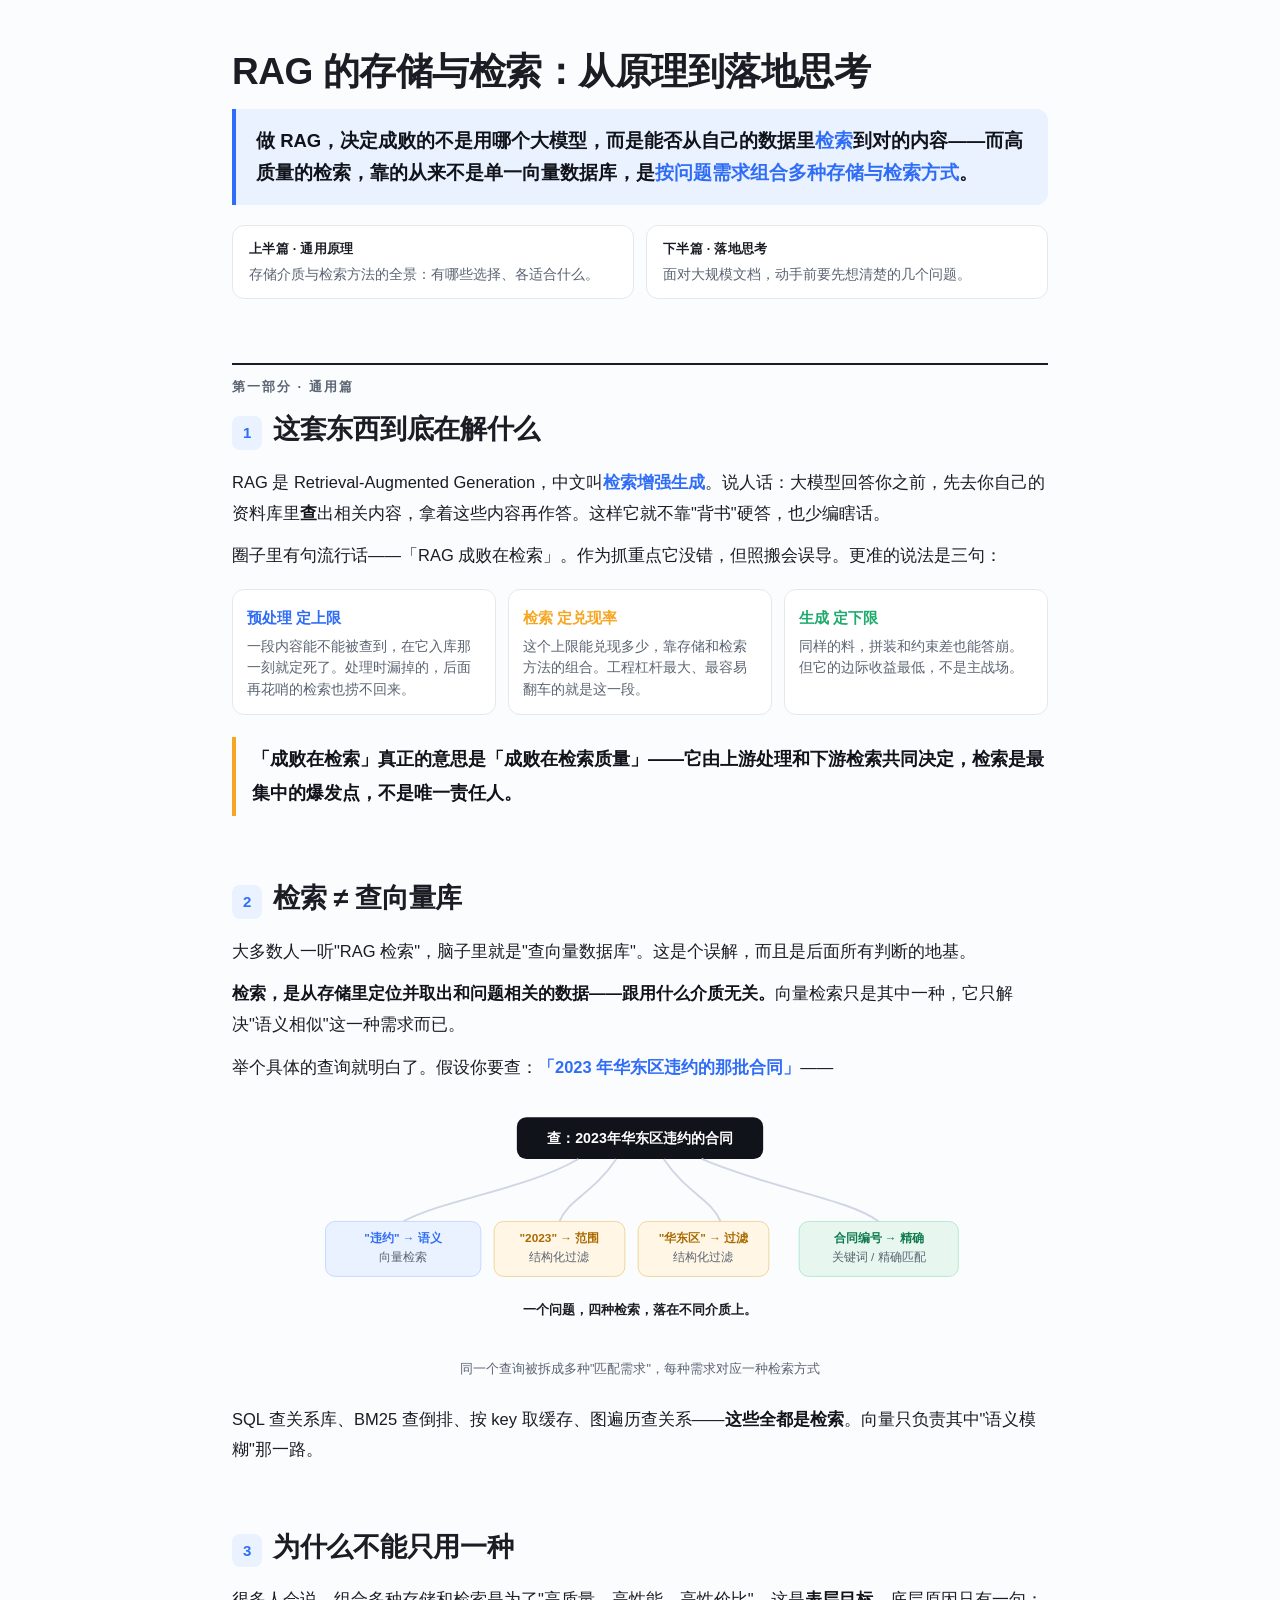
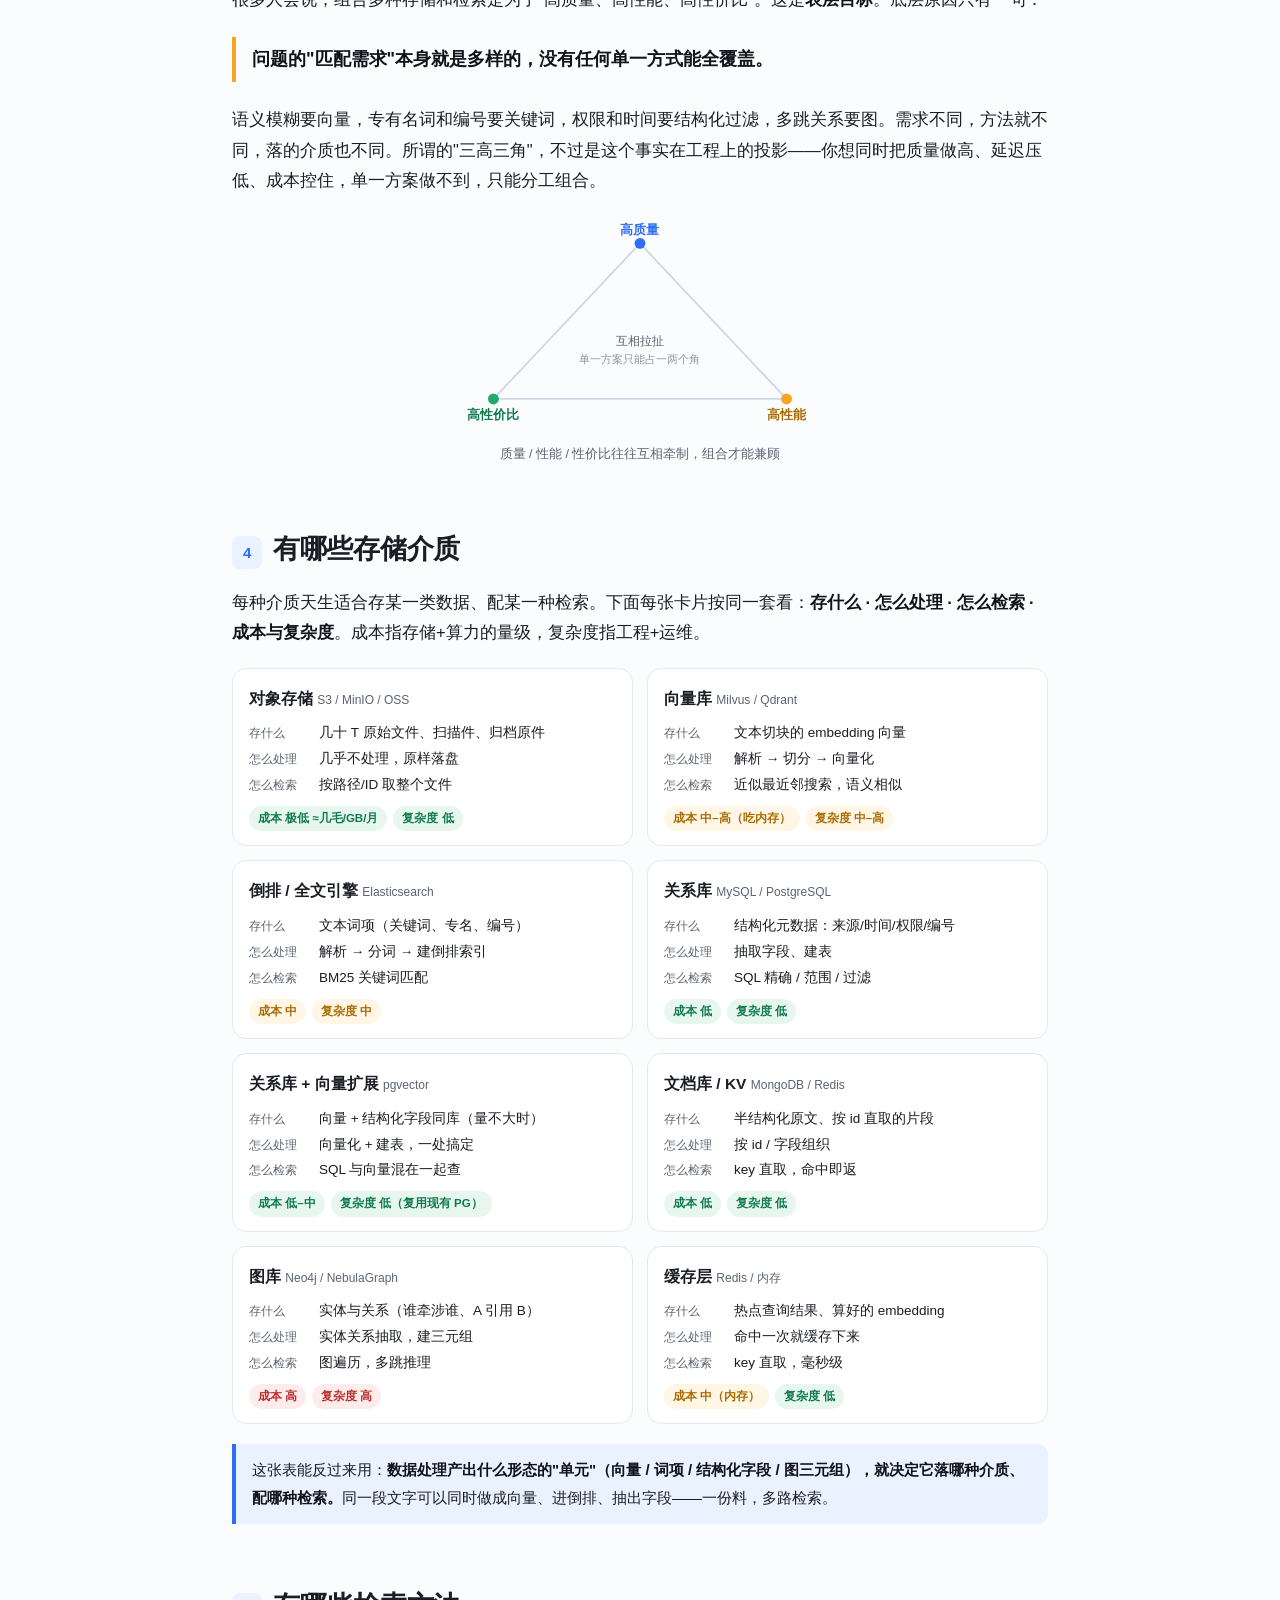
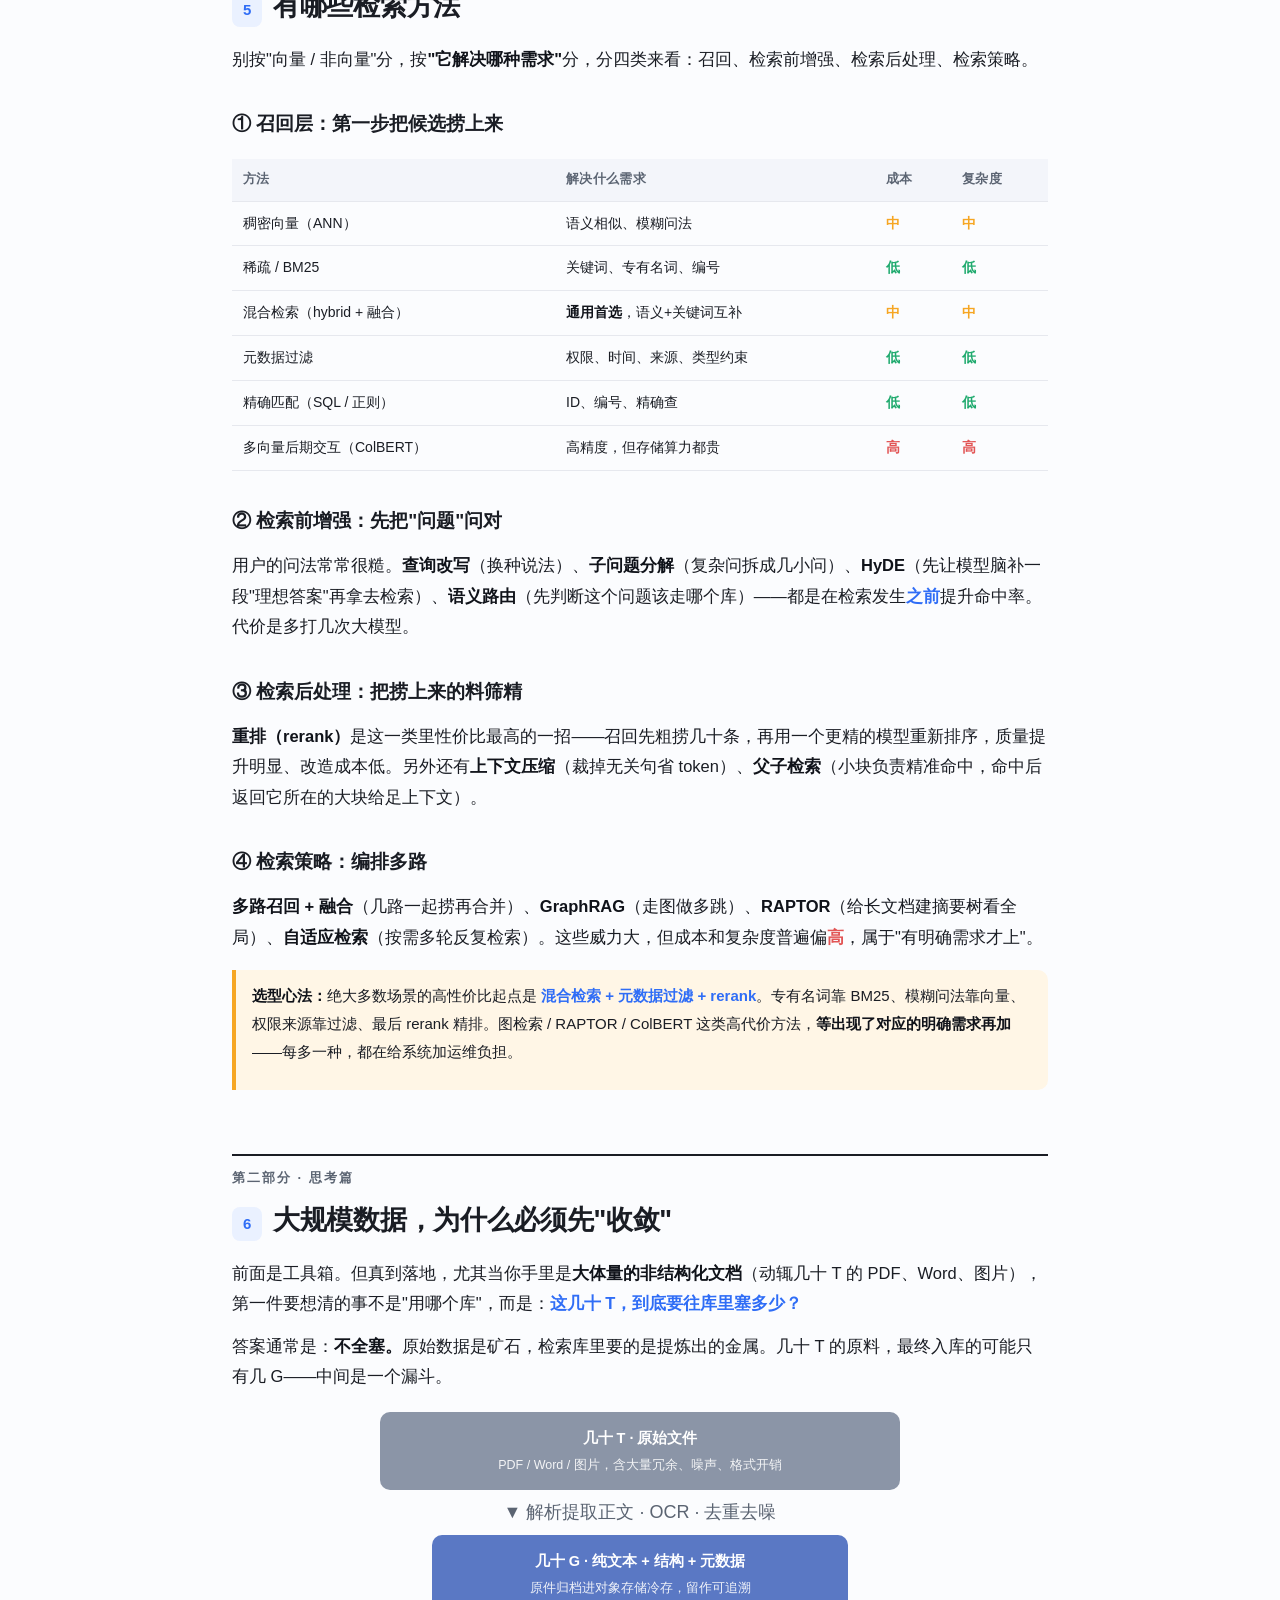
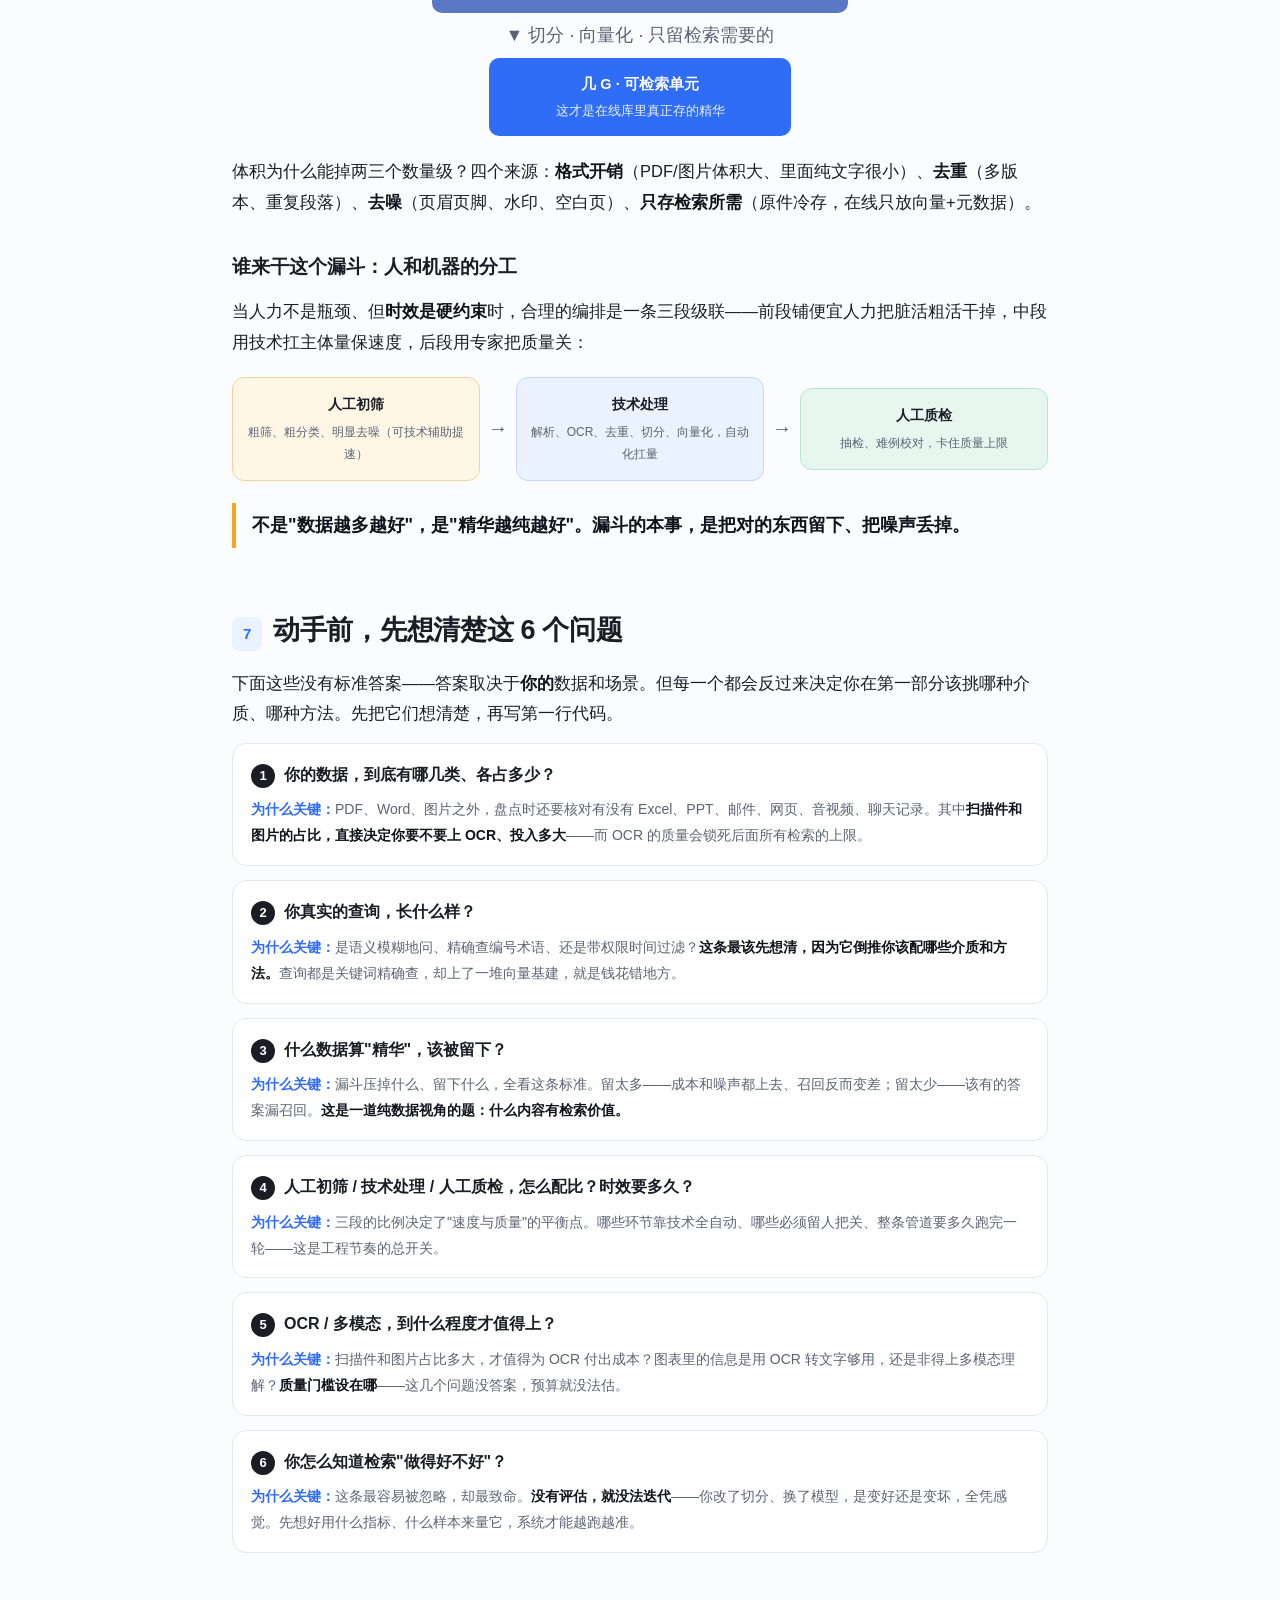
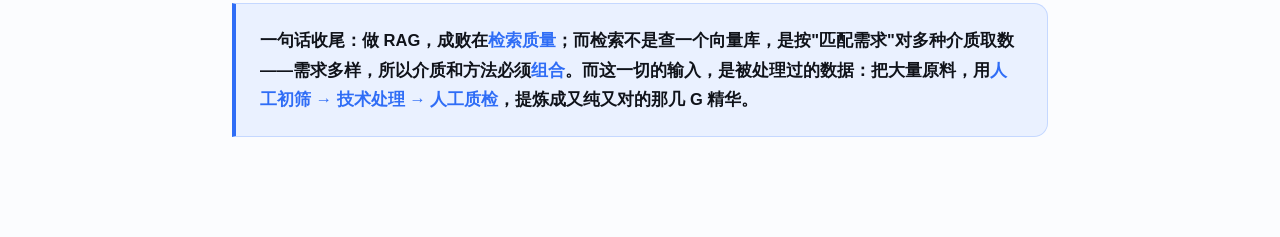
<file: articles/rag-storage-retrieval.html>
<!DOCTYPE html>
<html lang="zh-CN">
<head>
<meta charset="UTF-8">
<meta name="viewport" content="width=device-width, initial-scale=1.0">
<title>RAG 的存储与检索：从原理到落地思考</title>
<style>
  :root{
    --ink:#1a1d24; --sub:#5b6472; --line:#e6e8ee; --bg:#fbfcfe;
    --brand:#2f6df6; --brand-soft:#eaf1ff;
    --warm:#f6a623; --warm-soft:#fff6e6;
    --green:#1faa6e; --green-soft:#e7f7ef;
    --red:#e25555; --red-soft:#fdecec;
    --card:#ffffff;
  }
  *{box-sizing:border-box}
  body{
    margin:0; background:var(--bg); color:var(--ink);
    font-family:-apple-system,BlinkMacSystemFont,"Segoe UI","PingFang SC","Hiragino Sans GB","Microsoft YaHei",sans-serif;
    line-height:1.85; font-size:16.5px; -webkit-font-smoothing:antialiased;
  }
  .wrap{max-width:860px; margin:0 auto; padding:48px 22px 100px}
  h1{font-size:37px; line-height:1.28; margin:0 0 14px; letter-spacing:-.5px; font-weight:800}
  h2{font-size:27px; margin:58px 0 8px; letter-spacing:-.3px; font-weight:700; display:flex; align-items:baseline; gap:11px}
  h2 .n{font-size:15px; color:var(--brand); font-weight:700; background:var(--brand-soft); border-radius:8px; padding:3px 11px; flex:none}
  h3{font-size:19px; margin:32px 0 8px; font-weight:700}
  p{margin:12px 0}
  strong{color:#10131a}
  .lead{font-size:17.5px; font-weight:600; color:#10131a; background:linear-gradient(transparent 62%,#fff2c8 62%); display:inline}
  em{font-style:normal; color:var(--brand); font-weight:600}
  .part{margin:64px 0 0; border-top:2px solid var(--ink); padding-top:10px}
  .part .tag{font-size:13px; letter-spacing:2px; color:var(--sub); font-weight:700}
  .part h2{margin-top:6px; border:0}
  /* lead + guide */
  .thesis{font-size:18.5px; line-height:1.72; font-weight:600; color:#10131a; background:var(--brand-soft); border-left:4px solid var(--brand); border-radius:0 12px 12px 0; padding:16px 20px; margin:4px 0 20px}
  .thesis b{color:var(--brand)}
  .guide{display:grid; grid-template-columns:1fr 1fr; gap:12px; margin:0 0 34px}
  .guide .gi{font-size:14px; color:var(--sub); line-height:1.6; background:var(--card); border:1px solid var(--line); border-radius:12px; padding:13px 16px}
  .guide .gi span{display:block; font-size:12.5px; font-weight:700; color:var(--ink); margin-bottom:4px; letter-spacing:.3px}
  /* callouts */
  .note{background:var(--brand-soft); border-left:4px solid var(--brand); border-radius:0 10px 10px 0; padding:12px 16px; margin:18px 0; font-size:15px}
  .note.warm{background:var(--warm-soft); border-color:var(--warm)}
  .pull{font-size:18px; font-weight:600; color:#10131a; border-left:4px solid var(--warm); padding:6px 0 6px 16px; margin:22px 0}
  /* three lines */
  .triplet{display:grid; grid-template-columns:1fr 1fr 1fr; gap:12px; margin:18px 0}
  .triplet .b{background:var(--card); border:1px solid var(--line); border-radius:12px; padding:14px}
  .triplet .b h4{margin:0 0 4px; font-size:15px}
  .triplet .b.up h4{color:var(--brand)} .triplet .b.mid h4{color:var(--warm)} .triplet .b.dn h4{color:var(--green)}
  .triplet .b p{margin:0; font-size:13.5px; color:var(--sub); line-height:1.6}
  /* media cards */
  .grid{display:grid; grid-template-columns:1fr 1fr; gap:14px; margin:20px 0}
  .mc{background:var(--card); border:1px solid var(--line); border-radius:14px; padding:16px 16px 14px; position:relative}
  .mc h4{margin:0 0 2px; font-size:15.5px}
  .mc .en{font-size:12px; color:var(--sub); font-weight:400}
  .mc dl{margin:10px 0 0; font-size:13.5px; line-height:1.55}
  .mc dt{color:var(--sub); float:left; width:64px; clear:left; font-size:12px; padding-top:1px}
  .mc dd{margin:0 0 5px 70px}
  .mc .cost{margin-top:10px; display:flex; gap:6px; flex-wrap:wrap}
  .pill{font-size:11.5px; padding:2px 9px; border-radius:20px; font-weight:600}
  .pill.c-lo{background:var(--green-soft); color:#0e7a4d}
  .pill.c-md{background:var(--warm-soft); color:#a96b00}
  .pill.c-hi{background:var(--red-soft); color:#bb2d2d}
  /* tables */
  table{width:100%; border-collapse:collapse; margin:18px 0; font-size:14px}
  th,td{text-align:left; padding:9px 11px; border-bottom:1px solid var(--line); vertical-align:top}
  th{background:#f3f5fa; font-size:12.5px; color:var(--sub); font-weight:700; letter-spacing:.3px}
  tr:hover td{background:#fafbfe}
  .lv{font-weight:700}.lv.lo{color:var(--green)}.lv.md{color:var(--warm)}.lv.hi{color:var(--red)}
  /* funnel */
  .funnel{margin:20px auto; max-width:520px}
  .fl{margin:0 auto 8px; color:#fff; border-radius:10px; padding:13px 16px; text-align:center; font-weight:600; font-size:14.5px}
  .fl small{display:block; font-weight:400; font-size:12.5px; opacity:.9; margin-top:2px}
  .f1{background:#8b95a7; width:100%}
  .f2{background:#5a78c4; width:80%}
  .f3{background:var(--brand); width:58%}
  .farrow{text-align:center; color:var(--sub); font-size:18px; margin:-2px 0 6px}
  /* cascade */
  .casc{display:grid; grid-template-columns:1fr auto 1fr auto 1fr; align-items:center; gap:8px; margin:20px 0; text-align:center}
  .casc .step{border-radius:12px; padding:14px 10px; font-size:14px; font-weight:600}
  .casc .s1{background:var(--warm-soft); border:1px solid #f0d49a}
  .casc .s2{background:var(--brand-soft); border:1px solid #c5d8ff}
  .casc .s3{background:var(--green-soft); border:1px solid #b6e6cf}
  .casc .step small{display:block; font-weight:400; color:var(--sub); font-size:12px; margin-top:3px}
  .casc .ar{color:var(--sub); font-size:20px; font-weight:700}
  /* questions */
  .q{background:var(--card); border:1px solid var(--line); border-radius:14px; padding:16px 18px; margin:14px 0}
  .q h4{margin:0 0 6px; font-size:16px; display:flex; gap:9px; align-items:baseline}
  .q h4 .qn{flex:none; width:24px; height:24px; line-height:24px; text-align:center; background:var(--ink); color:#fff; border-radius:50%; font-size:13px; font-weight:700}
  .q .why{margin:8px 0 0; font-size:14px; color:var(--sub)}
  .q .why b{color:var(--brand)}
  /* svg wrap */
  figure{margin:22px 0; text-align:center}
  figcaption{font-size:12.5px; color:var(--sub); margin-top:8px}
  .end{margin-top:50px; background:var(--brand-soft); border:1px solid #c5d8ff; border-left:4px solid var(--brand); border-radius:0 14px 14px 0; padding:22px 24px; font-size:16.5px; line-height:1.78; font-weight:600; color:#10131a}
  .end b{color:var(--brand)}
  @media(max-width:620px){
    .grid,.triplet,.guide{grid-template-columns:1fr}
    .casc{grid-template-columns:1fr; }
    .casc .ar{transform:rotate(90deg)}
    .mc dt{width:56px}.mc dd{margin-left:62px}
  }
</style>
</head>
<body>
<div class="wrap">

  <h1>RAG 的存储与检索：从原理到落地思考</h1>

  <p class="thesis">做 RAG，决定成败的不是用哪个大模型，而是能否从自己的数据里<b>检索</b>到对的内容——而高质量的检索，靠的从来不是单一向量数据库，是<b>按问题需求组合多种存储与检索方式</b>。</p>

  <div class="guide">
    <div class="gi"><span>上半篇 · 通用原理</span>存储介质与检索方法的全景：有哪些选择、各适合什么。</div>
    <div class="gi"><span>下半篇 · 落地思考</span>面对大规模文档，动手前要先想清楚的几个问题。</div>
  </div>

  <!-- ===================== PART 1 ===================== -->
  <div class="part">
    <div class="tag">第一部分 · 通用篇</div>
    <h2><span class="n">1</span>这套东西到底在解什么</h2>
  </div>

  <p>RAG 是 Retrieval-Augmented Generation，中文叫<em>检索增强生成</em>。说人话：大模型回答你之前，先去你自己的资料库里<strong>查</strong>出相关内容，拿着这些内容再作答。这样它就不靠"背书"硬答，也少编瞎话。</p>

  <p>圈子里有句流行话——「RAG 成败在检索」。作为抓重点它没错，但照搬会误导。更准的说法是三句：</p>

  <div class="triplet">
    <div class="b up"><h4>预处理 定上限</h4><p>一段内容能不能被查到，在它入库那一刻就定死了。处理时漏掉的，后面再花哨的检索也捞不回来。</p></div>
    <div class="b mid"><h4>检索 定兑现率</h4><p>这个上限能兑现多少，靠存储和检索方法的组合。工程杠杆最大、最容易翻车的就是这一段。</p></div>
    <div class="b dn"><h4>生成 定下限</h4><p>同样的料，拼装和约束差也能答崩。但它的边际收益最低，不是主战场。</p></div>
  </div>

  <p class="pull">「成败在检索」真正的意思是「成败在<strong>检索质量</strong>」——它由上游处理和下游检索共同决定，检索是最集中的爆发点，不是唯一责任人。</p>

  <!-- 2 -->
  <h2><span class="n">2</span>检索 ≠ 查向量库</h2>

  <p>大多数人一听"RAG 检索"，脑子里就是"查向量数据库"。这是个误解，而且是后面所有判断的地基。</p>

  <p><strong>检索，是从存储里定位并取出和问题相关的数据——跟用什么介质无关。</strong>向量检索只是其中一种，它只解决"语义相似"这一种需求而已。</p>

  <p>举个具体的查询就明白了。假设你要查：<em>「2023 年华东区违约的那批合同」</em>——</p>

  <figure>
  <svg viewBox="0 0 760 250" width="100%" style="max-width:720px" font-family="inherit">
    <rect x="250" y="14" width="260" height="44" rx="10" fill="#10131a"/>
    <text x="380" y="41" fill="#fff" font-size="15" font-weight="600" text-anchor="middle">查：2023年华东区违约的合同</text>
    <!-- lines -->
    <g stroke="#cfd6e4" stroke-width="2" fill="none">
      <path d="M315,58 C260,90 175,100 130,124"/>
      <path d="M355,58 C330,95 305,100 295,124"/>
      <path d="M405,58 C430,95 455,100 465,124"/>
      <path d="M445,58 C520,90 600,100 632,124"/>
    </g>
    <!-- nodes -->
    <g font-size="12.5" text-anchor="middle">
      <rect x="48" y="124" width="164" height="58" rx="10" fill="#eaf1ff" stroke="#c5d8ff"/>
      <text x="130" y="146" font-weight="700" fill="#2f6df6">"违约" → 语义</text>
      <text x="130" y="166" fill="#5b6472">向量检索</text>
      <rect x="226" y="124" width="138" height="58" rx="10" fill="#fff6e6" stroke="#f0d49a"/>
      <text x="295" y="146" font-weight="700" fill="#a96b00">"2023" → 范围</text>
      <text x="295" y="166" fill="#5b6472">结构化过滤</text>
      <rect x="378" y="124" width="138" height="58" rx="10" fill="#fff6e6" stroke="#f0d49a"/>
      <text x="447" y="146" font-weight="700" fill="#a96b00">"华东区" → 过滤</text>
      <text x="447" y="166" fill="#5b6472">结构化过滤</text>
      <rect x="548" y="124" width="168" height="58" rx="10" fill="#e7f7ef" stroke="#b6e6cf"/>
      <text x="632" y="146" font-weight="700" fill="#0e7a4d">合同编号 → 精确</text>
      <text x="632" y="166" fill="#5b6472">关键词 / 精确匹配</text>
    </g>
    <text x="380" y="222" font-size="13.5" fill="#1a1d24" text-anchor="middle" font-weight="600">一个问题，四种检索，落在不同介质上。</text>
  </svg>
  <figcaption>同一个查询被拆成多种"匹配需求"，每种需求对应一种检索方式</figcaption>
  </figure>

  <p>SQL 查关系库、BM25 查倒排、按 key 取缓存、图遍历查关系——<strong>这些全都是检索</strong>。向量只负责其中"语义模糊"那一路。</p>

  <!-- 3 -->
  <h2><span class="n">3</span>为什么不能只用一种</h2>

  <p>很多人会说，组合多种存储和检索是为了"高质量、高性能、高性价比"。这是<strong>表层目标</strong>。底层原因只有一句：</p>

  <p class="pull">问题的"匹配需求"本身就是多样的，没有任何单一方式能全覆盖。</p>

  <p>语义模糊要向量，专有名词和编号要关键词，权限和时间要结构化过滤，多跳关系要图。需求不同，方法就不同，落的介质也不同。所谓的"三高三角"，不过是这个事实在工程上的投影——你想同时把质量做高、延迟压低、成本控住，单一方案做不到，只能分工组合。</p>

  <figure>
  <svg viewBox="0 0 420 230" width="100%" style="max-width:380px" font-family="inherit">
    <polygon points="210,28 372,200 48,200" fill="none" stroke="#cfd6e4" stroke-width="2"/>
    <circle cx="210" cy="28" r="6" fill="#2f6df6"/><text x="210" y="18" text-anchor="middle" font-size="14" font-weight="700" fill="#2f6df6">高质量</text>
    <circle cx="372" cy="200" r="6" fill="#f6a623"/><text x="372" y="222" text-anchor="middle" font-size="14" font-weight="700" fill="#a96b00">高性能</text>
    <circle cx="48" cy="200" r="6" fill="#1faa6e"/><text x="48" y="222" text-anchor="middle" font-size="14" font-weight="700" fill="#0e7a4d">高性价比</text>
    <text x="210" y="140" text-anchor="middle" font-size="13" fill="#5b6472">互相拉扯</text>
    <text x="210" y="160" text-anchor="middle" font-size="12" fill="#8b95a7">单一方案只能占一两个角</text>
  </svg>
  <figcaption>质量 / 性能 / 性价比往往互相牵制，组合才能兼顾</figcaption>
  </figure>

  <!-- 4 -->
  <h2><span class="n">4</span>有哪些存储介质</h2>
  <p>每种介质天生适合存某一类数据、配某一种检索。下面每张卡片按同一套看：<strong>存什么 · 怎么处理 · 怎么检索 · 成本与复杂度</strong>。成本指存储+算力的量级，复杂度指工程+运维。</p>

  <div class="grid">
    <div class="mc">
      <h4>对象存储 <span class="en">S3 / MinIO / OSS</span></h4>
      <dl>
        <dt>存什么</dt><dd>几十 T 原始文件、扫描件、归档原件</dd>
        <dt>怎么处理</dt><dd>几乎不处理，原样落盘</dd>
        <dt>怎么检索</dt><dd>按路径/ID 取整个文件</dd>
      </dl>
      <div class="cost"><span class="pill c-lo">成本 极低 ≈几毛/GB/月</span><span class="pill c-lo">复杂度 低</span></div>
    </div>
    <div class="mc">
      <h4>向量库 <span class="en">Milvus / Qdrant</span></h4>
      <dl>
        <dt>存什么</dt><dd>文本切块的 embedding 向量</dd>
        <dt>怎么处理</dt><dd>解析 → 切分 → 向量化</dd>
        <dt>怎么检索</dt><dd>近似最近邻搜索，语义相似</dd>
      </dl>
      <div class="cost"><span class="pill c-md">成本 中–高（吃内存）</span><span class="pill c-md">复杂度 中–高</span></div>
    </div>
    <div class="mc">
      <h4>倒排 / 全文引擎 <span class="en">Elasticsearch</span></h4>
      <dl>
        <dt>存什么</dt><dd>文本词项（关键词、专名、编号）</dd>
        <dt>怎么处理</dt><dd>解析 → 分词 → 建倒排索引</dd>
        <dt>怎么检索</dt><dd>BM25 关键词匹配</dd>
      </dl>
      <div class="cost"><span class="pill c-md">成本 中</span><span class="pill c-md">复杂度 中</span></div>
    </div>
    <div class="mc">
      <h4>关系库 <span class="en">MySQL / PostgreSQL</span></h4>
      <dl>
        <dt>存什么</dt><dd>结构化元数据：来源/时间/权限/编号</dd>
        <dt>怎么处理</dt><dd>抽取字段、建表</dd>
        <dt>怎么检索</dt><dd>SQL 精确 / 范围 / 过滤</dd>
      </dl>
      <div class="cost"><span class="pill c-lo">成本 低</span><span class="pill c-lo">复杂度 低</span></div>
    </div>
    <div class="mc">
      <h4>关系库 + 向量扩展 <span class="en">pgvector</span></h4>
      <dl>
        <dt>存什么</dt><dd>向量 + 结构化字段同库（量不大时）</dd>
        <dt>怎么处理</dt><dd>向量化 + 建表，一处搞定</dd>
        <dt>怎么检索</dt><dd>SQL 与向量混在一起查</dd>
      </dl>
      <div class="cost"><span class="pill c-lo">成本 低–中</span><span class="pill c-lo">复杂度 低（复用现有 PG）</span></div>
    </div>
    <div class="mc">
      <h4>文档库 / KV <span class="en">MongoDB / Redis</span></h4>
      <dl>
        <dt>存什么</dt><dd>半结构化原文、按 id 直取的片段</dd>
        <dt>怎么处理</dt><dd>按 id / 字段组织</dd>
        <dt>怎么检索</dt><dd>key 直取，命中即返</dd>
      </dl>
      <div class="cost"><span class="pill c-lo">成本 低</span><span class="pill c-lo">复杂度 低</span></div>
    </div>
    <div class="mc">
      <h4>图库 <span class="en">Neo4j / NebulaGraph</span></h4>
      <dl>
        <dt>存什么</dt><dd>实体与关系（谁牵涉谁、A 引用 B）</dd>
        <dt>怎么处理</dt><dd>实体关系抽取，建三元组</dd>
        <dt>怎么检索</dt><dd>图遍历，多跳推理</dd>
      </dl>
      <div class="cost"><span class="pill c-hi">成本 高</span><span class="pill c-hi">复杂度 高</span></div>
    </div>
    <div class="mc">
      <h4>缓存层 <span class="en">Redis / 内存</span></h4>
      <dl>
        <dt>存什么</dt><dd>热点查询结果、算好的 embedding</dd>
        <dt>怎么处理</dt><dd>命中一次就缓存下来</dd>
        <dt>怎么检索</dt><dd>key 直取，毫秒级</dd>
      </dl>
      <div class="cost"><span class="pill c-md">成本 中（内存）</span><span class="pill c-lo">复杂度 低</span></div>
    </div>
  </div>

  <div class="note">这张表能反过来用：<strong>数据处理产出什么形态的"单元"（向量 / 词项 / 结构化字段 / 图三元组），就决定它落哪种介质、配哪种检索。</strong>同一段文字可以同时做成向量、进倒排、抽出字段——一份料，多路检索。</div>

  <!-- 5 -->
  <h2><span class="n">5</span>有哪些检索方法</h2>
  <p>别按"向量 / 非向量"分，按<strong>"它解决哪种需求"</strong>分，分四类来看：召回、检索前增强、检索后处理、检索策略。</p>

  <h3>① 召回层：第一步把候选捞上来</h3>
  <table>
    <tr><th>方法</th><th>解决什么需求</th><th>成本</th><th>复杂度</th></tr>
    <tr><td>稠密向量（ANN）</td><td>语义相似、模糊问法</td><td class="lv md">中</td><td class="lv md">中</td></tr>
    <tr><td>稀疏 / BM25</td><td>关键词、专有名词、编号</td><td class="lv lo">低</td><td class="lv lo">低</td></tr>
    <tr><td>混合检索（hybrid + 融合）</td><td><strong>通用首选</strong>，语义+关键词互补</td><td class="lv md">中</td><td class="lv md">中</td></tr>
    <tr><td>元数据过滤</td><td>权限、时间、来源、类型约束</td><td class="lv lo">低</td><td class="lv lo">低</td></tr>
    <tr><td>精确匹配（SQL / 正则）</td><td>ID、编号、精确查</td><td class="lv lo">低</td><td class="lv lo">低</td></tr>
    <tr><td>多向量后期交互（ColBERT）</td><td>高精度，但存储算力都贵</td><td class="lv hi">高</td><td class="lv hi">高</td></tr>
  </table>

  <h3>② 检索前增强：先把"问题"问对</h3>
  <p>用户的问法常常很糙。<strong>查询改写</strong>（换种说法）、<strong>子问题分解</strong>（复杂问拆成几小问）、<strong>HyDE</strong>（先让模型脑补一段"理想答案"再拿去检索）、<strong>语义路由</strong>（先判断这个问题该走哪个库）——都是在检索发生<em>之前</em>提升命中率。代价是多打几次大模型。</p>

  <h3>③ 检索后处理：把捞上来的料筛精</h3>
  <p><strong>重排（rerank）</strong>是这一类里性价比最高的一招——召回先粗捞几十条，再用一个更精的模型重新排序，质量提升明显、改造成本低。另外还有<strong>上下文压缩</strong>（裁掉无关句省 token）、<strong>父子检索</strong>（小块负责精准命中，命中后返回它所在的大块给足上下文）。</p>

  <h3>④ 检索策略：编排多路</h3>
  <p><strong>多路召回 + 融合</strong>（几路一起捞再合并）、<strong>GraphRAG</strong>（走图做多跳）、<strong>RAPTOR</strong>（给长文档建摘要树看全局）、<strong>自适应检索</strong>（按需多轮反复检索）。这些威力大，但成本和复杂度普遍偏<span class="lv hi">高</span>，属于"有明确需求才上"。</p>

  <div class="note warm"><strong>选型心法：</strong>绝大多数场景的高性价比起点是 <em>混合检索 + 元数据过滤 + rerank</em>。专有名词靠 BM25、模糊问法靠向量、权限来源靠过滤、最后 rerank 精排。图检索 / RAPTOR / ColBERT 这类高代价方法，<strong>等出现了对应的明确需求再加</strong>——每多一种，都在给系统加运维负担。</p></div>

  <!-- ===================== PART 2 ===================== -->
  <div class="part">
    <div class="tag">第二部分 · 思考篇</div>
    <h2><span class="n">6</span>大规模数据，为什么必须先"收敛"</h2>
  </div>

  <p>前面是工具箱。但真到落地，尤其当你手里是<strong>大体量的非结构化文档</strong>（动辄几十 T 的 PDF、Word、图片），第一件要想清的事不是"用哪个库"，而是：<em>这几十 T，到底要往库里塞多少？</em></p>

  <p>答案通常是：<strong>不全塞。</strong>原始数据是矿石，检索库里要的是提炼出的金属。几十 T 的原料，最终入库的可能只有几 G——中间是一个漏斗。</p>

  <div class="funnel">
    <div class="fl f1">几十 T · 原始文件<small>PDF / Word / 图片，含大量冗余、噪声、格式开销</small></div>
    <div class="farrow">▼ 解析提取正文 · OCR · 去重去噪</div>
    <div class="fl f2">几十 G · 纯文本 + 结构 + 元数据<small>原件归档进对象存储冷存，留作可追溯</small></div>
    <div class="farrow">▼ 切分 · 向量化 · 只留检索需要的</div>
    <div class="fl f3">几 G · 可检索单元<small>这才是在线库里真正存的精华</small></div>
  </div>

  <p>体积为什么能掉两三个数量级？四个来源：<strong>格式开销</strong>（PDF/图片体积大、里面纯文字很小）、<strong>去重</strong>（多版本、重复段落）、<strong>去噪</strong>（页眉页脚、水印、空白页）、<strong>只存检索所需</strong>（原件冷存，在线只放向量+元数据）。</p>

  <h3>谁来干这个漏斗：人和机器的分工</h3>
  <p>当人力不是瓶颈、但<strong>时效是硬约束</strong>时，合理的编排是一条三段级联——前段铺便宜人力把脏活粗活干掉，中段用技术扛主体量保速度，后段用专家把质量关：</p>

  <div class="casc">
    <div class="step s1">人工初筛<small>粗筛、粗分类、明显去噪（可技术辅助提速）</small></div>
    <div class="ar">→</div>
    <div class="step s2">技术处理<small>解析、OCR、去重、切分、向量化，自动化扛量</small></div>
    <div class="ar">→</div>
    <div class="step s3">人工质检<small>抽检、难例校对，卡住质量上限</small></div>
  </div>

  <p class="pull">不是"数据越多越好"，是"精华越纯越好"。漏斗的本事，是把对的东西留下、把噪声丢掉。</p>

  <!-- 7 -->
  <h2><span class="n">7</span>动手前，先想清楚这 6 个问题</h2>
  <p>下面这些没有标准答案——答案取决于<strong>你的</strong>数据和场景。但每一个都会反过来决定你在第一部分该挑哪种介质、哪种方法。先把它们想清楚，再写第一行代码。</p>

  <div class="q">
    <h4><span class="qn">1</span>你的数据，到底有哪几类、各占多少？</h4>
    <p class="why"><b>为什么关键：</b>PDF、Word、图片之外，盘点时还要核对有没有 Excel、PPT、邮件、网页、音视频、聊天记录。其中<strong>扫描件和图片的占比，直接决定你要不要上 OCR、投入多大</strong>——而 OCR 的质量会锁死后面所有检索的上限。</p>
  </div>
  <div class="q">
    <h4><span class="qn">2</span>你真实的查询，长什么样？</h4>
    <p class="why"><b>为什么关键：</b>是语义模糊地问、精确查编号术语、还是带权限时间过滤？<strong>这条最该先想清，因为它倒推你该配哪些介质和方法。</strong>查询都是关键词精确查，却上了一堆向量基建，就是钱花错地方。</p>
  </div>
  <div class="q">
    <h4><span class="qn">3</span>什么数据算"精华"，该被留下？</h4>
    <p class="why"><b>为什么关键：</b>漏斗压掉什么、留下什么，全看这条标准。留太多——成本和噪声都上去、召回反而变差；留太少——该有的答案漏召回。<strong>这是一道纯数据视角的题：什么内容有检索价值。</strong></p>
  </div>
  <div class="q">
    <h4><span class="qn">4</span>人工初筛 / 技术处理 / 人工质检，怎么配比？时效要多久？</h4>
    <p class="why"><b>为什么关键：</b>三段的比例决定了"速度与质量"的平衡点。哪些环节靠技术全自动、哪些必须留人把关、整条管道要多久跑完一轮——这是工程节奏的总开关。</p>
  </div>
  <div class="q">
    <h4><span class="qn">5</span>OCR / 多模态，到什么程度才值得上？</h4>
    <p class="why"><b>为什么关键：</b>扫描件和图片占比多大，才值得为 OCR 付出成本？图表里的信息是用 OCR 转文字够用，还是非得上多模态理解？<strong>质量门槛设在哪</strong>——这几个问题没答案，预算就没法估。</p>
  </div>
  <div class="q">
    <h4><span class="qn">6</span>你怎么知道检索"做得好不好"？</h4>
    <p class="why"><b>为什么关键：</b>这条最容易被忽略，却最致命。<strong>没有评估，就没法迭代</strong>——你改了切分、换了模型，是变好还是变坏，全凭感觉。先想好用什么指标、什么样本来量它，系统才能越跑越准。</p>
  </div>

  <!-- END -->
  <div class="end">
    一句话收尾：做 RAG，成败在<b>检索质量</b>；而检索不是查一个向量库，是按"匹配需求"对多种介质取数——需求多样，所以介质和方法必须<b>组合</b>。而这一切的输入，是被处理过的数据：把大量原料，用<b>人工初筛 → 技术处理 → 人工质检</b>，提炼成又纯又对的那几 G 精华。
  </div>

</div>
</body>
</html>
</file>
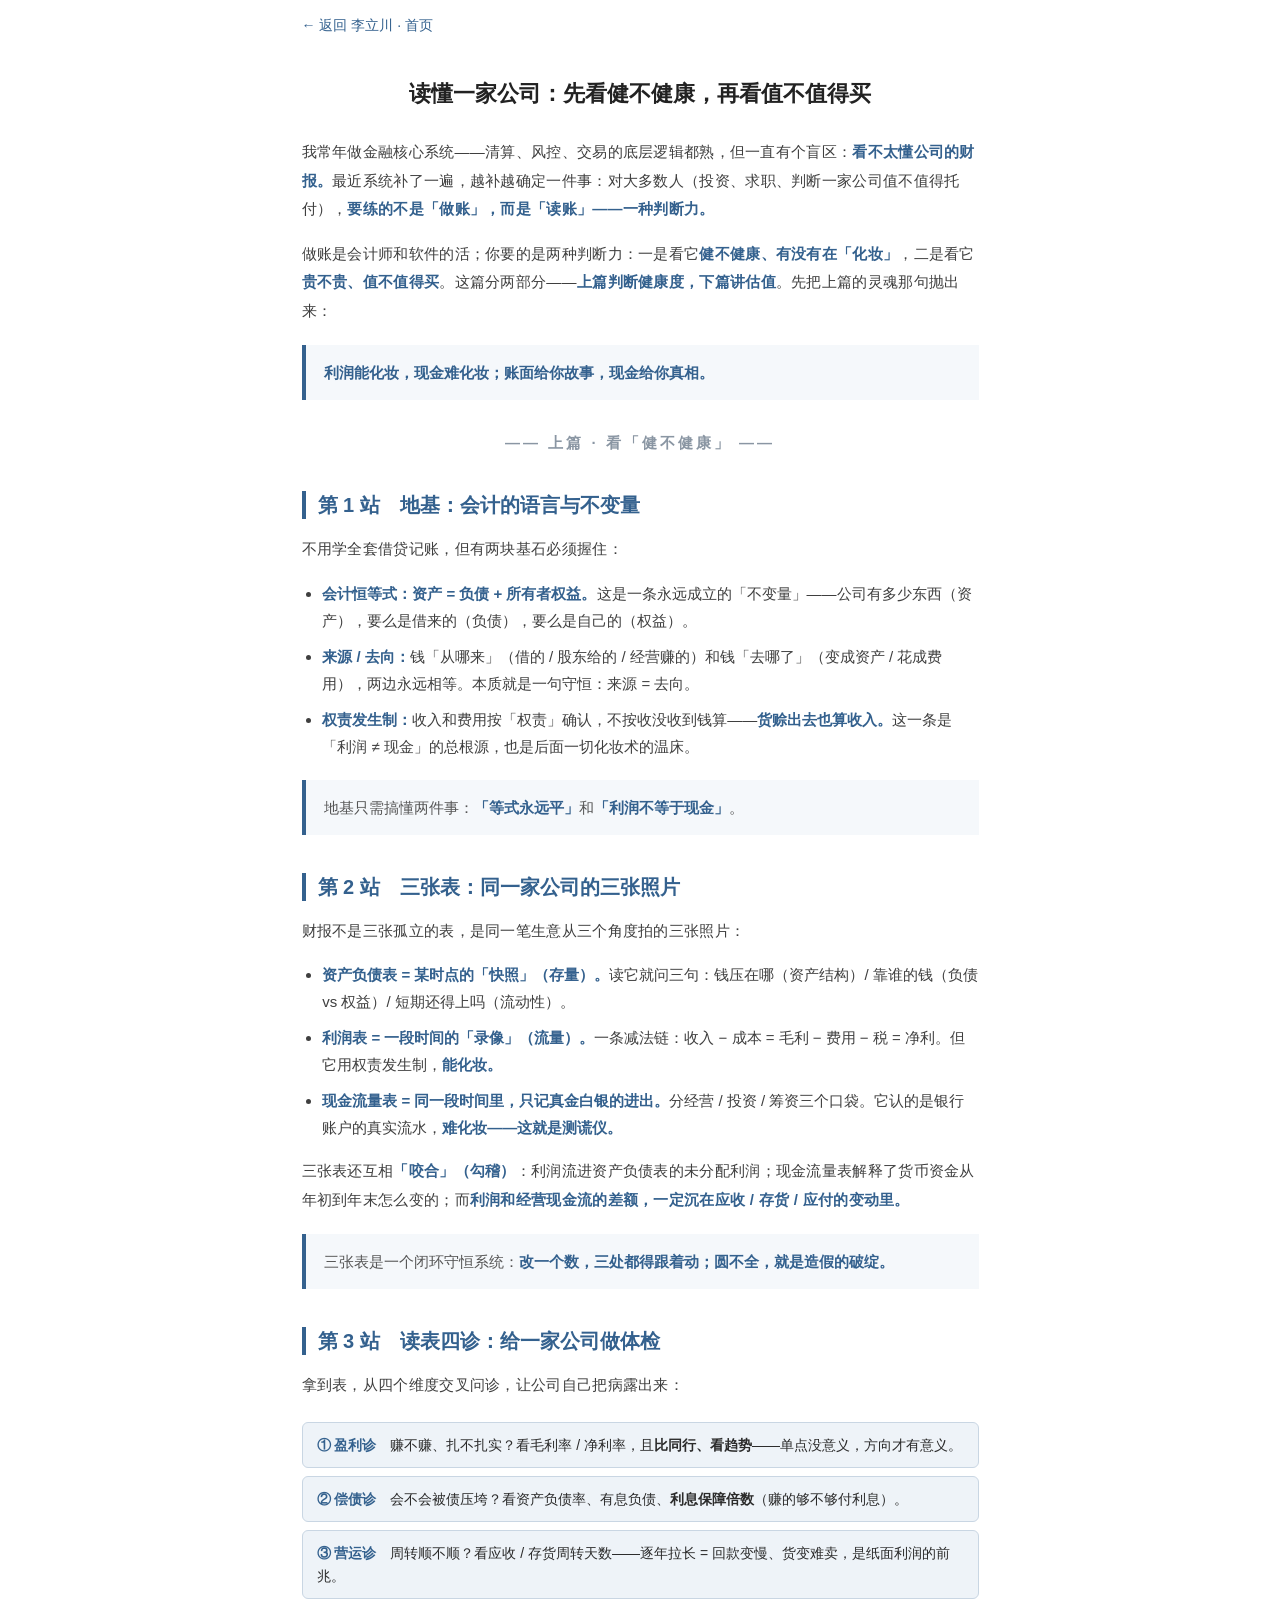
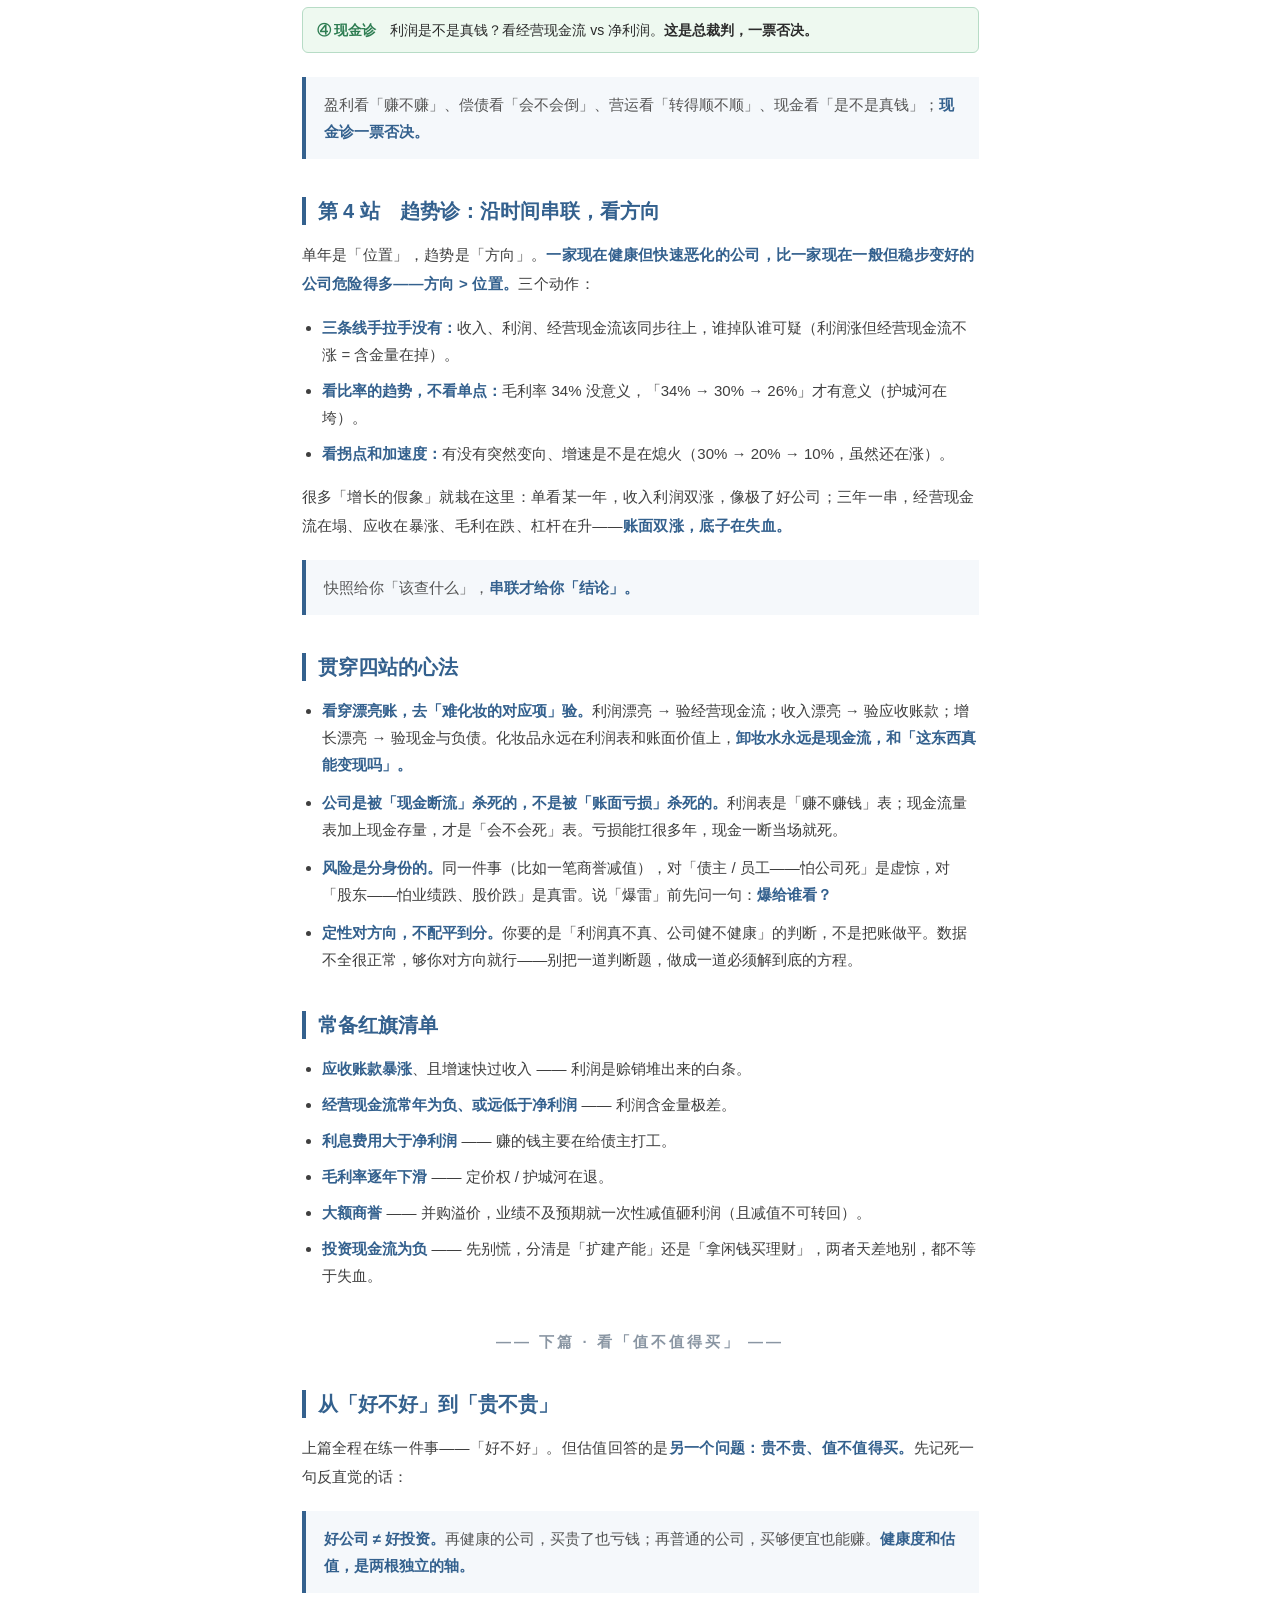
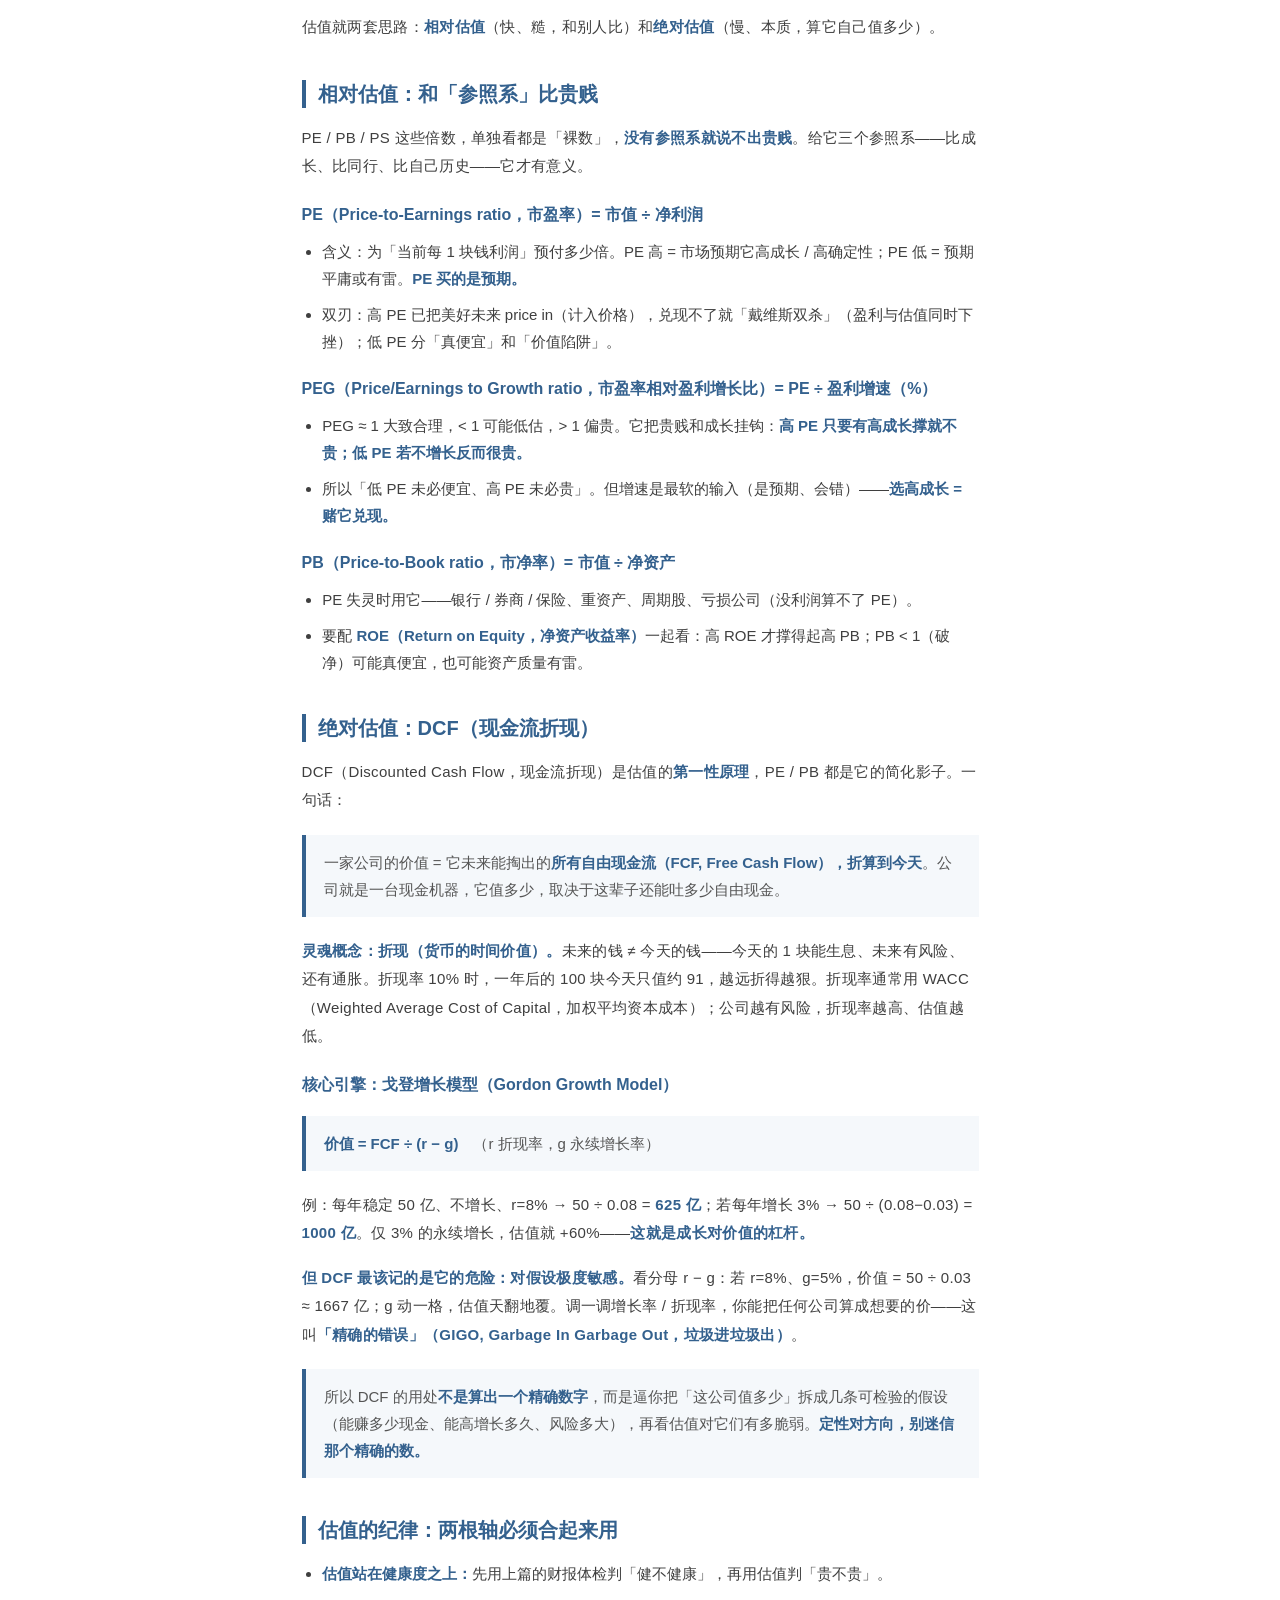
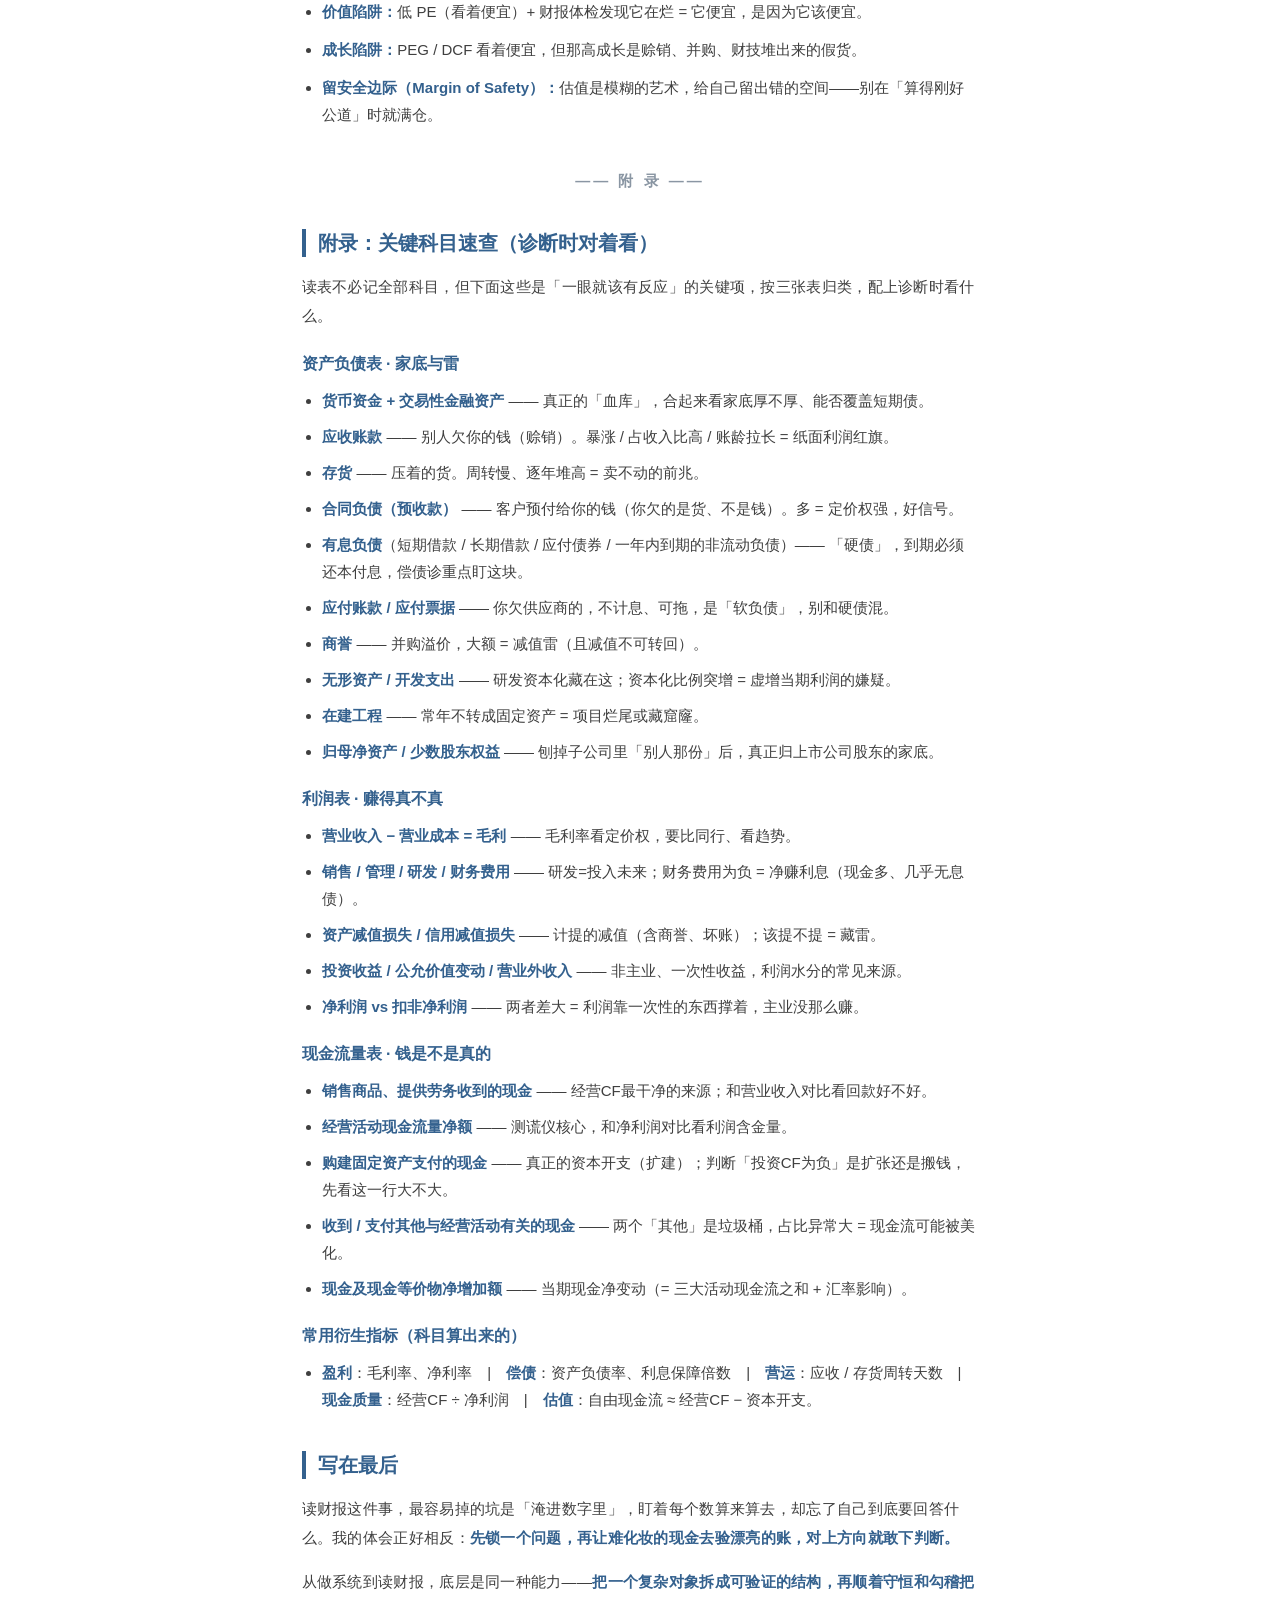
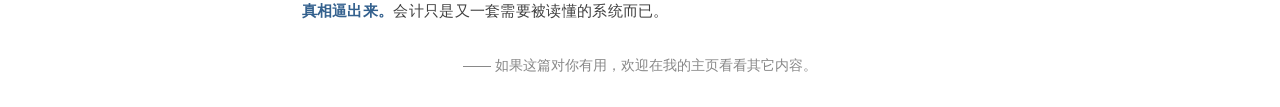
<file: articles/read-financial-statements.html>
<!DOCTYPE html>
<html lang="zh-CN">
<head>
<meta charset="UTF-8">
<meta name="viewport" content="width=device-width, initial-scale=1.0">
<title>读懂一家公司：先看健不健康，再看值不值得买 · 李立川</title>
</head>
<body style="margin:0;background:#ffffff;">
<!-- 返回主站（在 section 外，全选复制到公众号时不会被带入） -->
<nav style="max-width:677px;margin:0 auto;padding:16px;font-family:-apple-system,BlinkMacSystemFont,'PingFang SC','Hiragino Sans GB','Microsoft YaHei',sans-serif;">
  <a href="../index.html" style="color:#34618e;text-decoration:none;font-size:14px;">← 返回 李立川 · 首页</a>
</nav>
<!--
  使用方法：
  1. 用浏览器打开本文件；
  2. 从标题处按住拖到文末「全选」，复制；
  3. 粘贴进微信公众号 / CSDN 编辑器，正文样式会保留。
-->
<section style="max-width:677px;margin:0 auto;padding:20px 16px;font-family:-apple-system,BlinkMacSystemFont,'PingFang SC','Hiragino Sans GB','Microsoft YaHei',sans-serif;background:#ffffff;">

  <h1 style="font-size:22px;font-weight:bold;color:#222222;text-align:center;line-height:1.5;margin:6px 0 28px;">读懂一家公司：先看健不健康，再看值不值得买</h1>

  <p style="margin:16px 0;font-size:15px;color:#3f3f3f;line-height:1.9;letter-spacing:0.3px;">我常年做金融核心系统——清算、风控、交易的底层逻辑都熟，但一直有个盲区：<strong style="color:#34618e;">看不太懂公司的财报。</strong>最近系统补了一遍，越补越确定一件事：对大多数人（投资、求职、判断一家公司值不值得托付），<strong style="color:#34618e;">要练的不是「做账」，而是「读账」——一种判断力。</strong></p>

  <p style="margin:16px 0;font-size:15px;color:#3f3f3f;line-height:1.9;letter-spacing:0.3px;">做账是会计师和软件的活；你要的是两种判断力：一是看它<strong style="color:#34618e;">健不健康、有没有在「化妆」</strong>，二是看它<strong style="color:#34618e;">贵不贵、值不值得买</strong>。这篇分两部分——<strong style="color:#34618e;">上篇判断健康度，下篇讲估值</strong>。先把上篇的灵魂那句抛出来：</p>

  <blockquote style="margin:20px 0;padding:14px 18px;background:#f5f8fb;border-left:4px solid #34618e;color:#555555;font-size:15px;line-height:1.8;"><strong style="color:#34618e;">利润能化妆，现金难化妆；账面给你故事，现金给你真相。</strong></blockquote>

  <p style="font-size:15px;font-weight:bold;color:#8a96a3;letter-spacing:3px;text-align:center;margin:34px 0 6px;">—— 上篇 · 看「健不健康」 ——</p>

  <h2 style="font-size:20px;font-weight:bold;color:#34618e;margin:38px 0 16px;padding-left:12px;border-left:4px solid #34618e;line-height:1.4;">第 1 站　地基：会计的语言与不变量</h2>

  <p style="margin:16px 0;font-size:15px;color:#3f3f3f;line-height:1.9;letter-spacing:0.3px;">不用学全套借贷记账，但有两块基石必须握住：</p>

  <ul style="margin:16px 0;padding-left:1.3em;">
    <li style="margin:9px 0;font-size:15px;color:#3f3f3f;line-height:1.8;"><strong style="color:#34618e;">会计恒等式：资产 = 负债 + 所有者权益。</strong>这是一条永远成立的「不变量」——公司有多少东西（资产），要么是借来的（负债），要么是自己的（权益）。</li>
    <li style="margin:9px 0;font-size:15px;color:#3f3f3f;line-height:1.8;"><strong style="color:#34618e;">来源 / 去向：</strong>钱「从哪来」（借的 / 股东给的 / 经营赚的）和钱「去哪了」（变成资产 / 花成费用），两边永远相等。本质就是一句守恒：来源 = 去向。</li>
    <li style="margin:9px 0;font-size:15px;color:#3f3f3f;line-height:1.8;"><strong style="color:#34618e;">权责发生制：</strong>收入和费用按「权责」确认，不按收没收到钱算——<strong style="color:#34618e;">货赊出去也算收入。</strong>这一条是「利润 ≠ 现金」的总根源，也是后面一切化妆术的温床。</li>
  </ul>

  <blockquote style="margin:20px 0;padding:14px 18px;background:#f5f8fb;border-left:4px solid #34618e;color:#555555;font-size:15px;line-height:1.8;">地基只需搞懂两件事：<strong style="color:#34618e;">「等式永远平」</strong>和<strong style="color:#34618e;">「利润不等于现金」</strong>。</blockquote>

  <h2 style="font-size:20px;font-weight:bold;color:#34618e;margin:38px 0 16px;padding-left:12px;border-left:4px solid #34618e;line-height:1.4;">第 2 站　三张表：同一家公司的三张照片</h2>

  <p style="margin:16px 0;font-size:15px;color:#3f3f3f;line-height:1.9;letter-spacing:0.3px;">财报不是三张孤立的表，是同一笔生意从三个角度拍的三张照片：</p>

  <ul style="margin:16px 0;padding-left:1.3em;">
    <li style="margin:9px 0;font-size:15px;color:#3f3f3f;line-height:1.8;"><strong style="color:#34618e;">资产负债表 = 某时点的「快照」（存量）。</strong>读它就问三句：钱压在哪（资产结构）/ 靠谁的钱（负债 vs 权益）/ 短期还得上吗（流动性）。</li>
    <li style="margin:9px 0;font-size:15px;color:#3f3f3f;line-height:1.8;"><strong style="color:#34618e;">利润表 = 一段时间的「录像」（流量）。</strong>一条减法链：收入 − 成本 = 毛利 − 费用 − 税 = 净利。但它用权责发生制，<strong style="color:#34618e;">能化妆。</strong></li>
    <li style="margin:9px 0;font-size:15px;color:#3f3f3f;line-height:1.8;"><strong style="color:#34618e;">现金流量表 = 同一段时间里，只记真金白银的进出。</strong>分经营 / 投资 / 筹资三个口袋。它认的是银行账户的真实流水，<strong style="color:#34618e;">难化妆——这就是测谎仪。</strong></li>
  </ul>

  <p style="margin:16px 0;font-size:15px;color:#3f3f3f;line-height:1.9;letter-spacing:0.3px;">三张表还互相<strong style="color:#34618e;">「咬合」（勾稽）</strong>：利润流进资产负债表的未分配利润；现金流量表解释了货币资金从年初到年末怎么变的；而<strong style="color:#34618e;">利润和经营现金流的差额，一定沉在应收 / 存货 / 应付的变动里。</strong></p>

  <blockquote style="margin:20px 0;padding:14px 18px;background:#f5f8fb;border-left:4px solid #34618e;color:#555555;font-size:15px;line-height:1.8;">三张表是一个闭环守恒系统：<strong style="color:#34618e;">改一个数，三处都得跟着动；圆不全，就是造假的破绽。</strong></blockquote>

  <h2 style="font-size:20px;font-weight:bold;color:#34618e;margin:38px 0 16px;padding-left:12px;border-left:4px solid #34618e;line-height:1.4;">第 3 站　读表四诊：给一家公司做体检</h2>

  <p style="margin:16px 0;font-size:15px;color:#3f3f3f;line-height:1.9;letter-spacing:0.3px;">拿到表，从四个维度交叉问诊，让公司自己把病露出来：</p>

  <table style="width:100%;border-collapse:collapse;margin:18px 0;">
    <tr><td style="padding:4px 0;vertical-align:top;">
      <div style="border:1px solid #c9d6e3;background:#eef3f8;border-radius:6px;padding:11px 14px;font-size:14px;color:#2b2b2b;line-height:1.6;"><strong style="color:#34618e;">① 盈利诊</strong>　赚不赚、扎不扎实？看毛利率 / 净利率，且<strong>比同行、看趋势</strong>——单点没意义，方向才有意义。</div>
    </td></tr>
    <tr><td style="padding:4px 0;vertical-align:top;">
      <div style="border:1px solid #c9d6e3;background:#eef3f8;border-radius:6px;padding:11px 14px;font-size:14px;color:#2b2b2b;line-height:1.6;"><strong style="color:#34618e;">② 偿债诊</strong>　会不会被债压垮？看资产负债率、有息负债、<strong>利息保障倍数</strong>（赚的够不够付利息）。</div>
    </td></tr>
    <tr><td style="padding:4px 0;vertical-align:top;">
      <div style="border:1px solid #c9d6e3;background:#eef3f8;border-radius:6px;padding:11px 14px;font-size:14px;color:#2b2b2b;line-height:1.6;"><strong style="color:#34618e;">③ 营运诊</strong>　周转顺不顺？看应收 / 存货周转天数——逐年拉长 = 回款变慢、货变难卖，是纸面利润的前兆。</div>
    </td></tr>
    <tr><td style="padding:4px 0;vertical-align:top;">
      <div style="border:1px solid #b7dcc6;background:#eef9f0;border-radius:6px;padding:11px 14px;font-size:14px;color:#2b2b2b;line-height:1.6;"><strong style="color:#2e7d52;">④ 现金诊</strong>　利润是不是真钱？看经营现金流 vs 净利润。<strong>这是总裁判，一票否决。</strong></div>
    </td></tr>
  </table>

  <blockquote style="margin:20px 0;padding:14px 18px;background:#f5f8fb;border-left:4px solid #34618e;color:#555555;font-size:15px;line-height:1.8;">盈利看「赚不赚」、偿债看「会不会倒」、营运看「转得顺不顺」、现金看「是不是真钱」；<strong style="color:#34618e;">现金诊一票否决。</strong></blockquote>

  <h2 style="font-size:20px;font-weight:bold;color:#34618e;margin:38px 0 16px;padding-left:12px;border-left:4px solid #34618e;line-height:1.4;">第 4 站　趋势诊：沿时间串联，看方向</h2>

  <p style="margin:16px 0;font-size:15px;color:#3f3f3f;line-height:1.9;letter-spacing:0.3px;">单年是「位置」，趋势是「方向」。<strong style="color:#34618e;">一家现在健康但快速恶化的公司，比一家现在一般但稳步变好的公司危险得多——方向 &gt; 位置。</strong>三个动作：</p>

  <ul style="margin:16px 0;padding-left:1.3em;">
    <li style="margin:9px 0;font-size:15px;color:#3f3f3f;line-height:1.8;"><strong style="color:#34618e;">三条线手拉手没有：</strong>收入、利润、经营现金流该同步往上，谁掉队谁可疑（利润涨但经营现金流不涨 = 含金量在掉）。</li>
    <li style="margin:9px 0;font-size:15px;color:#3f3f3f;line-height:1.8;"><strong style="color:#34618e;">看比率的趋势，不看单点：</strong>毛利率 34% 没意义，「34% → 30% → 26%」才有意义（护城河在垮）。</li>
    <li style="margin:9px 0;font-size:15px;color:#3f3f3f;line-height:1.8;"><strong style="color:#34618e;">看拐点和加速度：</strong>有没有突然变向、增速是不是在熄火（30% → 20% → 10%，虽然还在涨）。</li>
  </ul>

  <p style="margin:16px 0;font-size:15px;color:#3f3f3f;line-height:1.9;letter-spacing:0.3px;">很多「增长的假象」就栽在这里：单看某一年，收入利润双涨，像极了好公司；三年一串，经营现金流在塌、应收在暴涨、毛利在跌、杠杆在升——<strong style="color:#34618e;">账面双涨，底子在失血。</strong></p>

  <blockquote style="margin:20px 0;padding:14px 18px;background:#f5f8fb;border-left:4px solid #34618e;color:#555555;font-size:15px;line-height:1.8;">快照给你「该查什么」，<strong style="color:#34618e;">串联才给你「结论」。</strong></blockquote>

  <h2 style="font-size:20px;font-weight:bold;color:#34618e;margin:38px 0 16px;padding-left:12px;border-left:4px solid #34618e;line-height:1.4;">贯穿四站的心法</h2>

  <ul style="margin:16px 0;padding-left:1.3em;">
    <li style="margin:11px 0;font-size:15px;color:#3f3f3f;line-height:1.8;"><strong style="color:#34618e;">看穿漂亮账，去「难化妆的对应项」验。</strong>利润漂亮 → 验经营现金流；收入漂亮 → 验应收账款；增长漂亮 → 验现金与负债。化妆品永远在利润表和账面价值上，<strong style="color:#34618e;">卸妆水永远是现金流，和「这东西真能变现吗」。</strong></li>
    <li style="margin:11px 0;font-size:15px;color:#3f3f3f;line-height:1.8;"><strong style="color:#34618e;">公司是被「现金断流」杀死的，不是被「账面亏损」杀死的。</strong>利润表是「赚不赚钱」表；现金流量表加上现金存量，才是「会不会死」表。亏损能扛很多年，现金一断当场就死。</li>
    <li style="margin:11px 0;font-size:15px;color:#3f3f3f;line-height:1.8;"><strong style="color:#34618e;">风险是分身份的。</strong>同一件事（比如一笔商誉减值），对「债主 / 员工——怕公司死」是虚惊，对「股东——怕业绩跌、股价跌」是真雷。说「爆雷」前先问一句：<strong style="color:#34618e;">爆给谁看？</strong></li>
    <li style="margin:11px 0;font-size:15px;color:#3f3f3f;line-height:1.8;"><strong style="color:#34618e;">定性对方向，不配平到分。</strong>你要的是「利润真不真、公司健不健康」的判断，不是把账做平。数据不全很正常，够你对方向就行——别把一道判断题，做成一道必须解到底的方程。</li>
  </ul>

  <h2 style="font-size:20px;font-weight:bold;color:#34618e;margin:38px 0 16px;padding-left:12px;border-left:4px solid #34618e;line-height:1.4;">常备红旗清单</h2>

  <ul style="margin:16px 0;padding-left:1.3em;">
    <li style="margin:9px 0;font-size:15px;color:#3f3f3f;line-height:1.8;"><strong style="color:#34618e;">应收账款暴涨</strong>、且增速快过收入 —— 利润是赊销堆出来的白条。</li>
    <li style="margin:9px 0;font-size:15px;color:#3f3f3f;line-height:1.8;"><strong style="color:#34618e;">经营现金流常年为负、或远低于净利润</strong> —— 利润含金量极差。</li>
    <li style="margin:9px 0;font-size:15px;color:#3f3f3f;line-height:1.8;"><strong style="color:#34618e;">利息费用大于净利润</strong> —— 赚的钱主要在给债主打工。</li>
    <li style="margin:9px 0;font-size:15px;color:#3f3f3f;line-height:1.8;"><strong style="color:#34618e;">毛利率逐年下滑</strong> —— 定价权 / 护城河在退。</li>
    <li style="margin:9px 0;font-size:15px;color:#3f3f3f;line-height:1.8;"><strong style="color:#34618e;">大额商誉</strong> —— 并购溢价，业绩不及预期就一次性减值砸利润（且减值不可转回）。</li>
    <li style="margin:9px 0;font-size:15px;color:#3f3f3f;line-height:1.8;"><strong style="color:#34618e;">投资现金流为负</strong> —— 先别慌，分清是「扩建产能」还是「拿闲钱买理财」，两者天差地别，都不等于失血。</li>
  </ul>

  <p style="font-size:15px;font-weight:bold;color:#8a96a3;letter-spacing:3px;text-align:center;margin:44px 0 6px;">—— 下篇 · 看「值不值得买」 ——</p>

  <h2 style="font-size:20px;font-weight:bold;color:#34618e;margin:38px 0 16px;padding-left:12px;border-left:4px solid #34618e;line-height:1.4;">从「好不好」到「贵不贵」</h2>

  <p style="margin:16px 0;font-size:15px;color:#3f3f3f;line-height:1.9;letter-spacing:0.3px;">上篇全程在练一件事——「好不好」。但估值回答的是<strong style="color:#34618e;">另一个问题：贵不贵、值不值得买。</strong>先记死一句反直觉的话：</p>

  <blockquote style="margin:20px 0;padding:14px 18px;background:#f5f8fb;border-left:4px solid #34618e;color:#555555;font-size:15px;line-height:1.8;"><strong style="color:#34618e;">好公司 ≠ 好投资。</strong>再健康的公司，买贵了也亏钱；再普通的公司，买够便宜也能赚。<strong style="color:#34618e;">健康度和估值，是两根独立的轴。</strong></blockquote>

  <p style="margin:16px 0;font-size:15px;color:#3f3f3f;line-height:1.9;letter-spacing:0.3px;">估值就两套思路：<strong style="color:#34618e;">相对估值</strong>（快、糙，和别人比）和<strong style="color:#34618e;">绝对估值</strong>（慢、本质，算它自己值多少）。</p>

  <h2 style="font-size:20px;font-weight:bold;color:#34618e;margin:38px 0 16px;padding-left:12px;border-left:4px solid #34618e;line-height:1.4;">相对估值：和「参照系」比贵贱</h2>

  <p style="margin:16px 0;font-size:15px;color:#3f3f3f;line-height:1.9;letter-spacing:0.3px;">PE / PB / PS 这些倍数，单独看都是「裸数」，<strong style="color:#34618e;">没有参照系就说不出贵贱</strong>。给它三个参照系——比成长、比同行、比自己历史——它才有意义。</p>

  <p style="font-size:16px;font-weight:bold;color:#34618e;margin:24px 0 10px;">PE（Price-to-Earnings ratio，市盈率）= 市值 ÷ 净利润</p>
  <ul style="margin:12px 0;padding-left:1.3em;">
    <li style="margin:9px 0;font-size:15px;color:#3f3f3f;line-height:1.8;">含义：为「当前每 1 块钱利润」预付多少倍。PE 高 = 市场预期它高成长 / 高确定性；PE 低 = 预期平庸或有雷。<strong style="color:#34618e;">PE 买的是预期。</strong></li>
    <li style="margin:9px 0;font-size:15px;color:#3f3f3f;line-height:1.8;">双刃：高 PE 已把美好未来 price in（计入价格），兑现不了就「戴维斯双杀」（盈利与估值同时下挫）；低 PE 分「真便宜」和「价值陷阱」。</li>
  </ul>

  <p style="font-size:16px;font-weight:bold;color:#34618e;margin:24px 0 10px;">PEG（Price/Earnings to Growth ratio，市盈率相对盈利增长比）= PE ÷ 盈利增速（%）</p>
  <ul style="margin:12px 0;padding-left:1.3em;">
    <li style="margin:9px 0;font-size:15px;color:#3f3f3f;line-height:1.8;">PEG ≈ 1 大致合理，&lt; 1 可能低估，&gt; 1 偏贵。它把贵贱和成长挂钩：<strong style="color:#34618e;">高 PE 只要有高成长撑就不贵；低 PE 若不增长反而很贵。</strong></li>
    <li style="margin:9px 0;font-size:15px;color:#3f3f3f;line-height:1.8;">所以「低 PE 未必便宜、高 PE 未必贵」。但增速是最软的输入（是预期、会错）——<strong style="color:#34618e;">选高成长 = 赌它兑现。</strong></li>
  </ul>

  <p style="font-size:16px;font-weight:bold;color:#34618e;margin:24px 0 10px;">PB（Price-to-Book ratio，市净率）= 市值 ÷ 净资产</p>
  <ul style="margin:12px 0;padding-left:1.3em;">
    <li style="margin:9px 0;font-size:15px;color:#3f3f3f;line-height:1.8;">PE 失灵时用它——银行 / 券商 / 保险、重资产、周期股、亏损公司（没利润算不了 PE）。</li>
    <li style="margin:9px 0;font-size:15px;color:#3f3f3f;line-height:1.8;">要配 <strong style="color:#34618e;">ROE（Return on Equity，净资产收益率）</strong>一起看：高 ROE 才撑得起高 PB；PB &lt; 1（破净）可能真便宜，也可能资产质量有雷。</li>
  </ul>

  <h2 style="font-size:20px;font-weight:bold;color:#34618e;margin:38px 0 16px;padding-left:12px;border-left:4px solid #34618e;line-height:1.4;">绝对估值：DCF（现金流折现）</h2>

  <p style="margin:16px 0;font-size:15px;color:#3f3f3f;line-height:1.9;letter-spacing:0.3px;">DCF（Discounted Cash Flow，现金流折现）是估值的<strong style="color:#34618e;">第一性原理</strong>，PE / PB 都是它的简化影子。一句话：</p>

  <blockquote style="margin:20px 0;padding:14px 18px;background:#f5f8fb;border-left:4px solid #34618e;color:#555555;font-size:15px;line-height:1.8;">一家公司的价值 = 它未来能掏出的<strong style="color:#34618e;">所有自由现金流（FCF, Free Cash Flow），折算到今天</strong>。公司就是一台现金机器，它值多少，取决于这辈子还能吐多少自由现金。</blockquote>

  <p style="margin:16px 0;font-size:15px;color:#3f3f3f;line-height:1.9;letter-spacing:0.3px;"><strong style="color:#34618e;">灵魂概念：折现（货币的时间价值）。</strong>未来的钱 ≠ 今天的钱——今天的 1 块能生息、未来有风险、还有通胀。折现率 10% 时，一年后的 100 块今天只值约 91，越远折得越狠。折现率通常用 WACC（Weighted Average Cost of Capital，加权平均资本成本）；公司越有风险，折现率越高、估值越低。</p>

  <p style="font-size:16px;font-weight:bold;color:#34618e;margin:24px 0 10px;">核心引擎：戈登增长模型（Gordon Growth Model）</p>

  <blockquote style="margin:20px 0;padding:14px 18px;background:#f5f8fb;border-left:4px solid #34618e;color:#555555;font-size:15px;line-height:1.8;"><strong style="color:#34618e;">价值 = FCF ÷ (r − g)</strong>　（r 折现率，g 永续增长率）</blockquote>

  <p style="margin:16px 0;font-size:15px;color:#3f3f3f;line-height:1.9;letter-spacing:0.3px;">例：每年稳定 50 亿、不增长、r=8% → 50 ÷ 0.08 = <strong style="color:#34618e;">625 亿</strong>；若每年增长 3% → 50 ÷ (0.08−0.03) = <strong style="color:#34618e;">1000 亿</strong>。仅 3% 的永续增长，估值就 +60%——<strong style="color:#34618e;">这就是成长对价值的杠杆。</strong></p>

  <p style="margin:16px 0;font-size:15px;color:#3f3f3f;line-height:1.9;letter-spacing:0.3px;"><strong style="color:#34618e;">但 DCF 最该记的是它的危险：对假设极度敏感。</strong>看分母 r − g：若 r=8%、g=5%，价值 = 50 ÷ 0.03 ≈ 1667 亿；g 动一格，估值天翻地覆。调一调增长率 / 折现率，你能把任何公司算成想要的价——这叫<strong style="color:#34618e;">「精确的错误」（GIGO, Garbage In Garbage Out，垃圾进垃圾出）</strong>。</p>

  <blockquote style="margin:20px 0;padding:14px 18px;background:#f5f8fb;border-left:4px solid #34618e;color:#555555;font-size:15px;line-height:1.8;">所以 DCF 的用处<strong style="color:#34618e;">不是算出一个精确数字</strong>，而是逼你把「这公司值多少」拆成几条可检验的假设（能赚多少现金、能高增长多久、风险多大），再看估值对它们有多脆弱。<strong style="color:#34618e;">定性对方向，别迷信那个精确的数。</strong></blockquote>

  <h2 style="font-size:20px;font-weight:bold;color:#34618e;margin:38px 0 16px;padding-left:12px;border-left:4px solid #34618e;line-height:1.4;">估值的纪律：两根轴必须合起来用</h2>

  <ul style="margin:16px 0;padding-left:1.3em;">
    <li style="margin:11px 0;font-size:15px;color:#3f3f3f;line-height:1.8;"><strong style="color:#34618e;">估值站在健康度之上：</strong>先用上篇的财报体检判「健不健康」，再用估值判「贵不贵」。</li>
    <li style="margin:11px 0;font-size:15px;color:#3f3f3f;line-height:1.8;"><strong style="color:#34618e;">价值陷阱：</strong>低 PE（看着便宜）+ 财报体检发现它在烂 = 它便宜，是因为它该便宜。</li>
    <li style="margin:11px 0;font-size:15px;color:#3f3f3f;line-height:1.8;"><strong style="color:#34618e;">成长陷阱：</strong>PEG / DCF 看着便宜，但那高成长是赊销、并购、财技堆出来的假货。</li>
    <li style="margin:11px 0;font-size:15px;color:#3f3f3f;line-height:1.8;"><strong style="color:#34618e;">留安全边际（Margin of Safety）：</strong>估值是模糊的艺术，给自己留出错的空间——别在「算得刚好公道」时就满仓。</li>
  </ul>

  <p style="font-size:15px;font-weight:bold;color:#8a96a3;letter-spacing:3px;text-align:center;margin:44px 0 6px;">—— 附 录 ——</p>

  <h2 style="font-size:20px;font-weight:bold;color:#34618e;margin:38px 0 16px;padding-left:12px;border-left:4px solid #34618e;line-height:1.4;">附录：关键科目速查（诊断时对着看）</h2>

  <p style="margin:16px 0;font-size:15px;color:#3f3f3f;line-height:1.9;letter-spacing:0.3px;">读表不必记全部科目，但下面这些是「一眼就该有反应」的关键项，按三张表归类，配上诊断时看什么。</p>

  <p style="font-size:16px;font-weight:bold;color:#34618e;margin:24px 0 10px;">资产负债表 · 家底与雷</p>
  <ul style="margin:12px 0;padding-left:1.3em;">
    <li style="margin:9px 0;font-size:15px;color:#3f3f3f;line-height:1.8;"><strong style="color:#34618e;">货币资金 + 交易性金融资产</strong> —— 真正的「血库」，合起来看家底厚不厚、能否覆盖短期债。</li>
    <li style="margin:9px 0;font-size:15px;color:#3f3f3f;line-height:1.8;"><strong style="color:#34618e;">应收账款</strong> —— 别人欠你的钱（赊销）。暴涨 / 占收入比高 / 账龄拉长 = 纸面利润红旗。</li>
    <li style="margin:9px 0;font-size:15px;color:#3f3f3f;line-height:1.8;"><strong style="color:#34618e;">存货</strong> —— 压着的货。周转慢、逐年堆高 = 卖不动的前兆。</li>
    <li style="margin:9px 0;font-size:15px;color:#3f3f3f;line-height:1.8;"><strong style="color:#34618e;">合同负债（预收款）</strong> —— 客户预付给你的钱（你欠的是货、不是钱）。多 = 定价权强，好信号。</li>
    <li style="margin:9px 0;font-size:15px;color:#3f3f3f;line-height:1.8;"><strong style="color:#34618e;">有息负债</strong>（短期借款 / 长期借款 / 应付债券 / 一年内到期的非流动负债）—— 「硬债」，到期必须还本付息，偿债诊重点盯这块。</li>
    <li style="margin:9px 0;font-size:15px;color:#3f3f3f;line-height:1.8;"><strong style="color:#34618e;">应付账款 / 应付票据</strong> —— 你欠供应商的，不计息、可拖，是「软负债」，别和硬债混。</li>
    <li style="margin:9px 0;font-size:15px;color:#3f3f3f;line-height:1.8;"><strong style="color:#34618e;">商誉</strong> —— 并购溢价，大额 = 减值雷（且减值不可转回）。</li>
    <li style="margin:9px 0;font-size:15px;color:#3f3f3f;line-height:1.8;"><strong style="color:#34618e;">无形资产 / 开发支出</strong> —— 研发资本化藏在这；资本化比例突增 = 虚增当期利润的嫌疑。</li>
    <li style="margin:9px 0;font-size:15px;color:#3f3f3f;line-height:1.8;"><strong style="color:#34618e;">在建工程</strong> —— 常年不转成固定资产 = 项目烂尾或藏窟窿。</li>
    <li style="margin:9px 0;font-size:15px;color:#3f3f3f;line-height:1.8;"><strong style="color:#34618e;">归母净资产 / 少数股东权益</strong> —— 刨掉子公司里「别人那份」后，真正归上市公司股东的家底。</li>
  </ul>

  <p style="font-size:16px;font-weight:bold;color:#34618e;margin:24px 0 10px;">利润表 · 赚得真不真</p>
  <ul style="margin:12px 0;padding-left:1.3em;">
    <li style="margin:9px 0;font-size:15px;color:#3f3f3f;line-height:1.8;"><strong style="color:#34618e;">营业收入 − 营业成本 = 毛利</strong> —— 毛利率看定价权，要比同行、看趋势。</li>
    <li style="margin:9px 0;font-size:15px;color:#3f3f3f;line-height:1.8;"><strong style="color:#34618e;">销售 / 管理 / 研发 / 财务费用</strong> —— 研发=投入未来；财务费用为负 = 净赚利息（现金多、几乎无息债）。</li>
    <li style="margin:9px 0;font-size:15px;color:#3f3f3f;line-height:1.8;"><strong style="color:#34618e;">资产减值损失 / 信用减值损失</strong> —— 计提的减值（含商誉、坏账）；该提不提 = 藏雷。</li>
    <li style="margin:9px 0;font-size:15px;color:#3f3f3f;line-height:1.8;"><strong style="color:#34618e;">投资收益 / 公允价值变动 / 营业外收入</strong> —— 非主业、一次性收益，利润水分的常见来源。</li>
    <li style="margin:9px 0;font-size:15px;color:#3f3f3f;line-height:1.8;"><strong style="color:#34618e;">净利润 vs 扣非净利润</strong> —— 两者差大 = 利润靠一次性的东西撑着，主业没那么赚。</li>
  </ul>

  <p style="font-size:16px;font-weight:bold;color:#34618e;margin:24px 0 10px;">现金流量表 · 钱是不是真的</p>
  <ul style="margin:12px 0;padding-left:1.3em;">
    <li style="margin:9px 0;font-size:15px;color:#3f3f3f;line-height:1.8;"><strong style="color:#34618e;">销售商品、提供劳务收到的现金</strong> —— 经营CF最干净的来源；和营业收入对比看回款好不好。</li>
    <li style="margin:9px 0;font-size:15px;color:#3f3f3f;line-height:1.8;"><strong style="color:#34618e;">经营活动现金流量净额</strong> —— 测谎仪核心，和净利润对比看利润含金量。</li>
    <li style="margin:9px 0;font-size:15px;color:#3f3f3f;line-height:1.8;"><strong style="color:#34618e;">购建固定资产支付的现金</strong> —— 真正的资本开支（扩建）；判断「投资CF为负」是扩张还是搬钱，先看这一行大不大。</li>
    <li style="margin:9px 0;font-size:15px;color:#3f3f3f;line-height:1.8;"><strong style="color:#34618e;">收到 / 支付其他与经营活动有关的现金</strong> —— 两个「其他」是垃圾桶，占比异常大 = 现金流可能被美化。</li>
    <li style="margin:9px 0;font-size:15px;color:#3f3f3f;line-height:1.8;"><strong style="color:#34618e;">现金及现金等价物净增加额</strong> —— 当期现金净变动（= 三大活动现金流之和 + 汇率影响）。</li>
  </ul>

  <p style="font-size:16px;font-weight:bold;color:#34618e;margin:24px 0 10px;">常用衍生指标（科目算出来的）</p>
  <ul style="margin:12px 0;padding-left:1.3em;">
    <li style="margin:9px 0;font-size:15px;color:#3f3f3f;line-height:1.8;"><strong style="color:#34618e;">盈利</strong>：毛利率、净利率　|　<strong style="color:#34618e;">偿债</strong>：资产负债率、利息保障倍数　|　<strong style="color:#34618e;">营运</strong>：应收 / 存货周转天数　|　<strong style="color:#34618e;">现金质量</strong>：经营CF ÷ 净利润　|　<strong style="color:#34618e;">估值</strong>：自由现金流 ≈ 经营CF − 资本开支。</li>
  </ul>

  <h2 style="font-size:20px;font-weight:bold;color:#34618e;margin:38px 0 16px;padding-left:12px;border-left:4px solid #34618e;line-height:1.4;">写在最后</h2>

  <p style="margin:16px 0;font-size:15px;color:#3f3f3f;line-height:1.9;letter-spacing:0.3px;">读财报这件事，最容易掉的坑是「淹进数字里」，盯着每个数算来算去，却忘了自己到底要回答什么。我的体会正好相反：<strong style="color:#34618e;">先锁一个问题，再让难化妆的现金去验漂亮的账，对上方向就敢下判断。</strong></p>

  <p style="margin:16px 0;font-size:15px;color:#3f3f3f;line-height:1.9;letter-spacing:0.3px;">从做系统到读财报，底层是同一种能力——<strong style="color:#34618e;">把一个复杂对象拆成可验证的结构，再顺着守恒和勾稽把真相逼出来。</strong>会计只是又一套需要被读懂的系统而已。</p>

  <p style="margin:28px 0 8px;font-size:14px;color:#888888;line-height:1.8;text-align:center;">—— 如果这篇对你有用，欢迎在我的主页看看其它内容。</p>

</section>
</body>
</html>
</file>
<file: css/main.css>
/* ============================================================
   李立川 · 个人品牌主页
   统一深色设计系统 — 克制 / 现代 / 金融科技 · 工程气质
   参考气质：Vercel · Linear · Stripe · Bloomberg Terminal
   ============================================================ */

/* ---------------- Design Tokens ---------------- */
:root {
     /* 背景层级：深石板蓝（slate-900 家族），偏蓝、耐看、不压抑 */
     --bg: #0f172a;
     --bg-1: #1a2438;
     --bg-2: #243152;
     --bg-3: #334155;

     /* 描边 */
     --bd: #28364f;
     --bd-1: #354766;
     --bd-2: #46587f;

     /* 文字（深色下提升对比度，阅读更舒适） */
     --tx-0: #f6f8fc;
     --tx-1: #c3ccdd;
     --tx-2: #7682a880;
     --tx-mut: #8893ab;

     /* 强调：克制的钢蓝，仅点睛使用 */
     --ac: #5b8cff;
     --ac-1: #8fb0ff;
     --ac-soft: rgba(91, 140, 255, 0.10);
     --ac-line: rgba(91, 140, 255, 0.32);

     /* 体系 */
     --r-sm: 8px;
     --r-md: 12px;
     --r-lg: 16px;
     --r-xl: 22px;
     --shadow: 0 16px 40px -12px rgba(0, 0, 0, 0.5);
     --shadow-sm: 0 4px 16px -6px rgba(0, 0, 0, 0.4);

     --sans: "Inter", -apple-system, BlinkMacSystemFont, "Segoe UI",
          "PingFang SC", "Hiragino Sans GB", "Microsoft YaHei", sans-serif;
     --mono: "Fira Code", "SF Mono", ui-monospace, Menlo, Consolas, monospace;

     --maxw: 1080px;
     --ease: cubic-bezier(0.33, 0, 0.2, 1);
}

/* ---------------- Reset ---------------- */
*,
*::before,
*::after {
     box-sizing: border-box;
     margin: 0;
     padding: 0;
}

html {
     scroll-behavior: smooth;
     scroll-padding-top: 92px;
     -webkit-text-size-adjust: 100%;
}

body {
     font-family: var(--sans);
     background: var(--bg);
     color: var(--tx-1);
     line-height: 1.72;
     letter-spacing: 0.01em;
     font-size: 16px;
     -webkit-font-smoothing: antialiased;
     text-rendering: optimizeLegibility;
     overflow-x: hidden;
}

/* 中文排版节奏：标题平衡换行、正文避免孤字、CJK 标点优化 */
h1,
h2,
h3 {
     text-wrap: balance;
}

p {
     text-wrap: pretty;
}

a {
     color: inherit;
     text-decoration: none;
}

ul {
     list-style: none;
}

img {
     max-width: 100%;
     display: block;
}

::selection {
     background: var(--ac);
     color: #0a0f17;
}

:focus-visible {
     outline: 2px solid var(--ac);
     outline-offset: 3px;
     border-radius: 4px;
}

/* ---------------- Layout primitives ---------------- */
.container {
     max-width: var(--maxw);
     margin: 0 auto;
     padding: 0 28px;
}

.section {
     padding: 120px 0;
     border-top: 1px solid var(--bd);
     position: relative;
}

/* 顶部一道极淡的高光，制造"分层"而非生硬描边 */
.section::after {
     content: "";
     position: absolute;
     top: -1px;
     left: 0;
     right: 0;
     height: 1px;
     background: linear-gradient(90deg, transparent, rgba(255, 255, 255, 0.05) 50%, transparent);
     pointer-events: none;
}

.section-head {
     display: flex;
     align-items: baseline;
     gap: 14px;
     margin-bottom: 56px;
}

.section-index {
     font-family: var(--mono);
     font-size: 0.82rem;
     color: var(--ac);
     letter-spacing: 0.05em;
     padding: 3px 9px;
     border: 1px solid var(--ac-line);
     border-radius: 7px;
     background: var(--ac-soft);
}

.section-title {
     font-size: clamp(1.55rem, 3vw, 2rem);
     font-weight: 700;
     letter-spacing: -0.005em;
     color: var(--tx-0);
}

.section-note {
     margin-left: auto;
     font-family: var(--mono);
     font-size: 0.78rem;
     color: var(--tx-mut);
     align-self: center;
}

.eyebrow {
     font-family: var(--mono);
     font-size: 0.78rem;
     letter-spacing: 0.14em;
     text-transform: uppercase;
     color: var(--ac);
}

/* ---------------- Top Nav ---------------- */
.nav {
     position: fixed;
     top: 0;
     left: 0;
     right: 0;
     z-index: 60;
     transition: background 0.3s var(--ease), border-color 0.3s var(--ease);
     border-bottom: 1px solid transparent;
}

.nav.scrolled {
     background: color-mix(in srgb, var(--bg) 82%, transparent);
     backdrop-filter: saturate(160%) blur(14px);
     border-bottom-color: var(--bd);
}

.nav__inner {
     max-width: var(--maxw);
     margin: 0 auto;
     padding: 16px 28px;
     display: flex;
     align-items: center;
     justify-content: space-between;
     gap: 24px;
}

.nav__brand {
     display: flex;
     align-items: baseline;
     gap: 10px;
     font-weight: 700;
     letter-spacing: -0.01em;
     color: var(--tx-0);
     font-size: 1.02rem;
}

.nav__brand span {
     font-family: var(--mono);
     font-size: 0.74rem;
     font-weight: 400;
     color: var(--tx-mut);
}

.nav__links {
     display: flex;
     align-items: center;
     gap: 30px;
}

.nav__links a {
     font-size: 0.9rem;
     color: var(--tx-mut);
     transition: color 0.2s var(--ease);
     position: relative;
}

.nav__links a:hover,
.nav__links a.active {
     color: var(--tx-0);
}

.nav__links a.active::after {
     content: "";
     position: absolute;
     left: 0;
     right: 0;
     bottom: -7px;
     height: 1.5px;
     background: var(--ac);
}

.nav__cta {
     display: inline-flex;
     align-items: center;
     gap: 8px;
     font-size: 0.86rem;
     padding: 8px 16px;
     border: 1px solid var(--bd-1);
     border-radius: 999px;
     color: var(--tx-0);
     transition: all 0.2s var(--ease);
}

.nav__cta:hover {
     border-color: var(--ac);
     color: var(--ac-1);
}

.nav__burger {
     display: none;
     background: none;
     border: 0;
     color: var(--tx-0);
     font-size: 1.3rem;
     cursor: pointer;
}

/* ---------------- Buttons ---------------- */
.btn {
     display: inline-flex;
     align-items: center;
     gap: 9px;
     font-size: 0.92rem;
     font-weight: 500;
     font-family: var(--sans);
     padding: 11px 20px;
     border-radius: 999px;
     border: 1px solid var(--bd-1);
     background: transparent;
     color: var(--tx-1);
     cursor: pointer;
     transition: all 0.22s var(--ease);
}

.btn:hover {
     border-color: var(--bd-2);
     background: var(--bg-1);
     color: var(--tx-0);
     transform: translateY(-1px);
}

/* 主按钮：明确的视觉重心，但克制 —— 实心 + 极弱光晕 */
.btn--primary {
     background: var(--ac);
     border-color: var(--ac);
     color: #07101f;
     font-weight: 650;
     font-size: 0.95rem;
     padding: 13px 26px;
     box-shadow: 0 8px 22px -10px rgba(91, 140, 255, 0.7);
}

.btn--primary:hover {
     background: var(--ac-1);
     border-color: var(--ac-1);
     color: #07101f;
     box-shadow: 0 12px 28px -10px rgba(91, 140, 255, 0.8);
}

.btn i {
     font-size: 0.9em;
}

/* ---------------- Hero ---------------- */
.hero {
     padding: 168px 0 96px;
     position: relative;
}

.hero::before {
     content: "";
     position: absolute;
     top: -80px;
     left: 50%;
     transform: translateX(-50%);
     width: 130%;
     max-width: 1400px;
     height: 620px;
     background:
          radial-gradient(46% 70% at 50% 0%, rgba(91, 140, 255, 0.11), transparent 60%),
          radial-gradient(30% 50% at 78% 12%, rgba(61, 220, 151, 0.05), transparent 65%);
     pointer-events: none;
     z-index: -1;
}

.hero__eyebrow {
     display: inline-flex;
     align-items: center;
     gap: 10px;
     font-family: var(--mono);
     font-size: 0.8rem;
     letter-spacing: 0.01em;
     color: var(--tx-1);
     padding: 7px 15px;
     border: 1px solid var(--bd-1);
     border-radius: 999px;
     background: var(--bg-1);
     box-shadow: inset 0 1px 0 rgba(255, 255, 255, 0.04);
     margin-bottom: 32px;
}

.hero__eyebrow .dot {
     width: 7px;
     height: 7px;
     border-radius: 50%;
     background: #3ddc97;
     box-shadow: 0 0 0 3px rgba(61, 220, 151, 0.18);
}

.hero__title {
     font-size: clamp(2.4rem, 4vw, 3.5rem);
     line-height: 1.05;
     letter-spacing: 0.01em;
     font-weight: 800;
     color: var(--tx-0);
}

.hero__title .grad {
     color: var(--ac-1);
}

.hero__lead {
     margin-top: 20px;
     max-width: 40ch;
     font-size: 0.98rem;
     line-height: 1.8;
     color: var(--tx-1);
}

.hero__lead strong {
     color: var(--tx-0);
     font-weight: 600;
}

.hero__actions {
     margin-top: 38px;
     display: flex;
     flex-wrap: wrap;
     gap: 14px;
}

/* hero proof — 右栏证明区容器：2×2 战绩卡 + 卡片下方领域标签 */
.proof {
     display: flex;
     flex-direction: column;
     gap: 18px;
}

/* hero stats — 右栏 2×2 四张独立战绩卡（放大、有体量，撑住右栏） */
.stats {
     margin: 0;
     display: grid;
     grid-template-columns: 1fr 1fr;
     gap: 22px;
}

.stat {
     display: flex;
     flex-direction: column;
     justify-content: center;
     gap: 12px;
     padding: 40px 32px;
     border: 1px solid var(--bd-1);
     border-radius: var(--r-lg);
     background: linear-gradient(180deg, var(--bg-2), var(--bg-1));
     box-shadow: var(--shadow-sm), inset 0 1px 0 rgba(255, 255, 255, 0.05);
     transition: border-color 0.25s var(--ease), transform 0.25s var(--ease);
}

.stat:hover {
     border-color: var(--bd-2);
     transform: translateY(-2px);
}

/* 数字是右栏主角：大、重，才扛得住左边大标题 */
.stat__num {
     font-size: 2.5rem;
     font-weight: 750;
     letter-spacing: -0.02em;
     color: var(--tx-0);
     line-height: 1;
}

.stat__num small {
     font-size: 1rem;
     font-weight: 500;
     color: var(--ac-1);
     margin-left: 4px;
     letter-spacing: 0;
}

.stat__label {
     font-size: 0.92rem;
     color: var(--tx-1);
     letter-spacing: 0;
     line-height: 1.45;
}

/* 卡片第三行：补一句更具体的说明，撑住卡片内容密度 */
.stat__note {
     display: block;
     margin-top: 7px;
     font-size: 0.78rem;
     font-weight: 400;
     color: var(--tx-mut);
     line-height: 1.4;
}

/* ---------------- About ---------------- */
.about-grid {
     display: grid;
     grid-template-columns: 1.15fr 1fr;
     gap: 56px;
}

.about-intro p {
     font-size: 1.08rem;
     color: var(--tx-1);
     margin-bottom: 18px;
}

.about-intro p:last-child {
     margin-bottom: 0;
}

.about-intro strong {
     color: var(--tx-0);
     font-weight: 600;
}

.about-intro .hl {
     color: var(--ac-1);
     font-weight: 500;
}

.about-side {
     display: flex;
     flex-direction: column;
     gap: 18px;
}

.capsule {
     border: 1px solid var(--bd);
     border-radius: var(--r-md);
     padding: 22px;
     background: var(--bg-1);
}

.capsule h3 {
     font-size: 0.82rem;
     font-family: var(--mono);
     text-transform: uppercase;
     letter-spacing: 0.08em;
     color: var(--ac);
     margin-bottom: 14px;
}

.capsule ul li {
     position: relative;
     padding-left: 20px;
     margin-bottom: 9px;
     font-size: 0.94rem;
     color: var(--tx-1);
}

.capsule ul li:last-child {
     margin-bottom: 0;
}

.capsule ul li::before {
     content: "";
     position: absolute;
     left: 0;
     top: 10px;
     width: 6px;
     height: 6px;
     border-radius: 2px;
     background: var(--ac);
}

/* ---------------- Projects ---------------- */
.projects {
     display: flex;
     flex-direction: column;
     gap: 24px;
}

.project {
     position: relative;
     border: 1px solid var(--bd-1);
     border-radius: var(--r-lg);
     background: linear-gradient(180deg, var(--bg-2), var(--bg-1) 38%);
     padding: 36px;
     box-shadow: var(--shadow-sm), inset 0 1px 0 rgba(255, 255, 255, 0.045);
     transition: border-color 0.28s var(--ease), transform 0.28s var(--ease),
          box-shadow 0.28s var(--ease);
}

/* hover 时左缘亮起一道极细强调线 */
.project::before {
     content: "";
     position: absolute;
     left: 0;
     top: 22px;
     bottom: 22px;
     width: 2px;
     border-radius: 2px;
     background: var(--ac);
     opacity: 0;
     transform: translateX(-1px);
     transition: opacity 0.28s var(--ease);
}

.project:hover {
     border-color: var(--bd-2);
     transform: translateY(-4px);
     box-shadow: var(--shadow), inset 0 1px 0 rgba(255, 255, 255, 0.06);
}

.project:hover::before {
     opacity: 0.85;
}

.project__top {
     display: flex;
     align-items: flex-start;
     justify-content: space-between;
     gap: 16px;
     flex-wrap: wrap;
     margin-bottom: 10px;
}

.project__name {
     font-size: 1.45rem;
     font-weight: 700;
     letter-spacing: 0;
     color: var(--tx-0);
}

.project__meta {
     display: flex;
     align-items: center;
     gap: 10px;
     flex-wrap: wrap;
}

.chip {
     font-family: var(--mono);
     font-size: 0.7rem;
     letter-spacing: 0.04em;
     text-transform: uppercase;
     padding: 4px 10px;
     border-radius: 999px;
     border: 1px solid var(--bd-1);
     color: var(--tx-mut);
     white-space: nowrap;
}

.chip--live {
     color: var(--ac-1);
     border-color: var(--ac-line);
     background: var(--ac-soft);
}

.chip--role {
     color: var(--tx-1);
}

.project__lead {
     color: var(--tx-1);
     font-size: 1.04rem;
     line-height: 1.8;
     margin-bottom: 26px;
     max-width: 70ch;
}

.project__grid {
     display: grid;
     grid-template-columns: repeat(2, 1fr);
     gap: 1px;
     background: var(--bd);
     border: 1px solid var(--bd);
     border-radius: var(--r-md);
     overflow: hidden;
     margin-bottom: 24px;
}

.facet {
     background: var(--bg-1);
     padding: 20px 22px;
     transition: background 0.22s var(--ease);
}

.facet:hover {
     background: var(--bg-2);
}

.facet__k {
     display: inline-flex;
     align-items: center;
     gap: 7px;
     font-family: var(--mono);
     font-size: 0.71rem;
     letter-spacing: 0.05em;
     text-transform: uppercase;
     color: var(--ac);
     margin-bottom: 10px;
}

.facet__k::before {
     content: "";
     width: 5px;
     height: 5px;
     border-radius: 50%;
     background: var(--ac);
}

.facet__v {
     font-size: 0.93rem;
     line-height: 1.72;
     color: var(--tx-1);
}

.facet__v strong {
     color: var(--tx-0);
     font-weight: 600;
}

.stack {
     display: flex;
     flex-wrap: wrap;
     gap: 8px;
}

.stack span {
     font-family: var(--mono);
     font-size: 0.74rem;
     color: var(--tx-1);
     padding: 5px 11px;
     border-radius: var(--r-sm);
     border: 1px solid var(--bd);
     background: var(--bg-2);
}

/* ---------------- Experience timeline ---------------- */
.timeline {
     position: relative;
     padding-left: 28px;
}

.timeline::before {
     content: "";
     position: absolute;
     left: 4px;
     top: 6px;
     bottom: 6px;
     width: 1px;
     background: var(--bd-1);
}

.tl {
     position: relative;
     padding: 0 0 38px;
}

.tl:last-child {
     padding-bottom: 0;
}

.tl::before {
     content: "";
     position: absolute;
     left: -28px;
     top: 6px;
     width: 9px;
     height: 9px;
     border-radius: 50%;
     background: var(--bg);
     border: 2px solid var(--bd-2);
     transition: border-color 0.25s var(--ease), box-shadow 0.25s var(--ease);
}

.tl:hover::before {
     border-color: var(--ac);
     box-shadow: 0 0 0 4px var(--ac-soft);
}

.tl__head {
     display: flex;
     align-items: center;
     flex-wrap: wrap;
     gap: 8px 12px;
     margin-bottom: 8px;
}

.tl__co {
     font-size: 1.2rem;
     font-weight: 700;
     letter-spacing: -0.01em;
     color: var(--tx-0);
     transition: color 0.2s var(--ease);
}

.tl:hover .tl__co {
     color: var(--ac-1);
}

.tl__tag {
     font-size: 0.72rem;
     color: var(--tx-mut);
     padding: 3px 8px;
     border: 1px solid var(--bd);
     border-radius: 999px;
     background: var(--bg-1);
}

.tl__role {
     font-size: 0.9rem;
     color: var(--tx-1);
     padding-left: 12px;
     border-left: 1px solid var(--bd-1);
}

.tl__date {
     margin-left: auto;
     font-family: var(--mono);
     font-size: 0.74rem;
     letter-spacing: 0.02em;
     color: var(--tx-mut);
     padding: 4px 10px;
     border: 1px solid var(--bd);
     border-radius: 999px;
     background: var(--bg-1);
}

.tl__desc {
     color: var(--tx-1);
     font-size: 0.96rem;
     line-height: 1.8;
     max-width: 70ch;
}

.tl__desc strong {
     color: var(--tx-0);
     font-weight: 600;
}

/* ---------------- Skills matrix ---------------- */
.matrix {
     display: grid;
     grid-template-columns: repeat(2, 1fr);
     gap: 18px;
}

.matrix__cell {
     border: 1px solid var(--bd);
     border-radius: var(--r-md);
     background: linear-gradient(180deg, var(--bg-2), var(--bg-1) 70%);
     box-shadow: inset 0 1px 0 rgba(255, 255, 255, 0.035);
     padding: 26px;
     transition: border-color 0.25s var(--ease), transform 0.25s var(--ease);
}

.matrix__cell:hover {
     border-color: var(--bd-2);
     transform: translateY(-2px);
}

.matrix__cell--wide {
     grid-column: 1 / -1;
}

.matrix__head {
     display: flex;
     align-items: center;
     gap: 12px;
     margin-bottom: 16px;
}

.matrix__head i {
     color: var(--ac);
     font-size: 1rem;
     width: 20px;
     text-align: center;
}

.matrix__head h3 {
     font-size: 1rem;
     font-weight: 650;
     color: var(--tx-0);
}

.matrix__items {
     display: flex;
     flex-wrap: wrap;
     gap: 9px;
}

/* 主次分明：核心强项实心高亮，其余仅描边弱化，去除"标签堆积感" */
.matrix__items span {
     font-size: 0.85rem;
     font-weight: 400;
     color: var(--tx-1);
     padding: 5px 12px;
     border-radius: var(--r-sm);
     border: 1px solid var(--bd);
     background: transparent;
}

.matrix__items span.key {
     color: var(--ac-1);
     font-weight: 600;
     border-color: var(--ac-line);
     background: var(--ac-soft);
}

/* ---------------- Contact ---------------- */
.contact-wrap {
     position: relative;
     display: grid;
     grid-template-columns: 1.1fr auto;
     gap: 56px;
     align-items: center;
     border: 1px solid var(--bd-1);
     border-radius: var(--r-xl);
     background:
          radial-gradient(130% 150% at 100% 0%, rgba(91, 140, 255, 0.10), transparent 52%),
          linear-gradient(180deg, var(--bg-2), var(--bg-1));
     box-shadow: var(--shadow), inset 0 1px 0 rgba(255, 255, 255, 0.05);
     padding: 52px;
     overflow: hidden;
}

/* 顶部一道强调高光，强化"收口"仪式感 */
.contact-wrap::before {
     content: "";
     position: absolute;
     top: 0;
     left: 0;
     right: 0;
     height: 1px;
     background: linear-gradient(90deg, transparent, var(--ac-line) 50%, transparent);
}

.contact-copy .eyebrow {
     display: block;
     margin-bottom: 14px;
}

.contact-wrap h2 {
     font-size: clamp(1.7rem, 3.4vw, 2.4rem);
     font-weight: 750;
     letter-spacing: -0.02em;
     line-height: 1.25;
     color: var(--tx-0);
     margin-bottom: 14px;
}

.contact-wrap p {
     color: var(--tx-1);
     max-width: 44ch;
}

.contact-wrap p strong {
     color: var(--tx-0);
     font-weight: 600;
}

.contact-actions {
     display: flex;
     flex-direction: column;
     gap: 12px;
     min-width: 248px;
}

.contact-actions a,
.contact-actions button {
     justify-content: flex-start;
}

/* ---------------- Footer ---------------- */
.footer {
     border-top: 1px solid var(--bd);
     padding: 48px 0 40px;
     background: linear-gradient(180deg, transparent, rgba(91, 140, 255, 0.03));
}

.footer__inner {
     max-width: var(--maxw);
     margin: 0 auto;
     padding: 0 28px 28px;
     display: flex;
     justify-content: space-between;
     align-items: flex-start;
     flex-wrap: wrap;
     gap: 24px;
     border-bottom: 1px solid var(--bd);
}

.footer__brand {
     display: flex;
     flex-direction: column;
     gap: 4px;
}

.footer__name {
     font-size: 1.15rem;
     font-weight: 700;
     color: var(--tx-0);
}

.footer__role {
     font-size: 0.85rem;
     color: var(--tx-mut);
}

.footer__links {
     display: flex;
     flex-wrap: wrap;
     gap: 22px;
}

.footer__links a {
     font-size: 0.88rem;
     color: var(--tx-1);
     transition: color 0.2s var(--ease);
}

.footer__links a:hover {
     color: var(--ac-1);
}

.footer__bottom {
     max-width: var(--maxw);
     margin: 0 auto;
     padding: 22px 28px 0;
     display: flex;
     justify-content: space-between;
     flex-wrap: wrap;
     gap: 10px;
     font-size: 0.82rem;
     color: var(--tx-mut);
}

.footer__top-link {
     display: inline-flex;
     align-items: center;
     gap: 7px;
     color: var(--tx-mut);
     transition: color 0.2s var(--ease);
}

.footer__top-link:hover {
     color: var(--ac-1);
}

.footer__top-link i {
     font-size: 0.78rem;
}

/* ---------------- WeChat modal ---------------- */
.modal {
     position: fixed;
     inset: 0;
     z-index: 100;
     display: none;
     align-items: center;
     justify-content: center;
     background: rgba(6, 10, 16, 0.74);
     backdrop-filter: blur(5px);
     padding: 24px;
}

.modal.open {
     display: flex;
}

.modal__card {
     background: var(--bg-2);
     border: 1px solid var(--bd-1);
     border-radius: var(--r-lg);
     padding: 28px;
     text-align: center;
     max-width: 320px;
     width: 100%;
     position: relative;
     box-shadow: var(--shadow);
}

.modal__close {
     position: absolute;
     top: 12px;
     right: 14px;
     background: none;
     border: 0;
     font-size: 1.1rem;
     cursor: pointer;
     color: var(--tx-mut);
}

.modal__close:hover {
     color: var(--tx-0);
}

.modal__card h3 {
     color: var(--tx-0);
     margin-bottom: 16px;
     font-size: 1.05rem;
}

.modal__card img {
     width: 100%;
     max-width: 220px;
     margin: 0 auto;
     border-radius: var(--r-sm);
}

.modal__card p {
     margin-top: 14px;
     color: var(--tx-mut);
     font-size: 0.85rem;
}

/* ---------------- Reveal ---------------- */
/* 默认可见；仅当 JS 运行（html.js）时才隐藏并做淡入 */
.js .reveal {
     opacity: 0;
     transform: translateY(16px);
     transition: opacity 0.55s var(--ease), transform 0.55s var(--ease);
}

.js .reveal.in {
     opacity: 1;
     transform: none;
}

@media (prefers-reduced-motion: reduce) {

     html {
          scroll-behavior: auto;
     }

     .js .reveal,
     .reveal {
          opacity: 1 !important;
          transform: none !important;
          transition: none;
     }

     .project:hover,
     .btn:hover {
          transform: none;
     }
}

/* ---------------- Responsive ---------------- */
@media (max-width: 900px) {
     .section {
          padding: 92px 0;
     }

     .hero {
          padding: 140px 0 78px;
     }

     .about-grid {
          grid-template-columns: 1fr;
          gap: 32px;
     }

     .contact-wrap {
          grid-template-columns: 1fr;
          gap: 28px;
          padding: 36px;
     }

     .contact-actions {
          min-width: 0;
          flex-direction: row;
          flex-wrap: wrap;
     }

     .contact-actions .btn {
          flex: 1 1 auto;
          justify-content: center;
     }
}

@media (max-width: 760px) {
     .container {
          padding: 0 22px;
     }

     .section {
          padding: 72px 0;
     }

     .section-head {
          margin-bottom: 38px;
          gap: 12px;
     }

     .section-note {
          display: none;
     }

     /* 移动端导航：汉堡菜单 */
     .nav.scrolled,
     .nav:has(.nav__links.open) {
          background: color-mix(in srgb, var(--bg) 92%, transparent);
          backdrop-filter: saturate(160%) blur(14px);
          border-bottom-color: var(--bd);
     }

     .nav__inner {
          padding: 14px 22px;
     }

     .nav__links,
     .nav__cta {
          display: none;
     }

     .nav__burger {
          display: block;
     }

     .nav__links.open {
          display: flex;
          position: absolute;
          top: 100%;
          left: 0;
          right: 0;
          flex-direction: column;
          gap: 0;
          background: var(--bg-1);
          border-top: 1px solid var(--bd);
          border-bottom: 1px solid var(--bd);
          padding: 6px 22px 16px;
          box-shadow: var(--shadow);
     }

     .nav__links.open a {
          padding: 15px 4px;
          font-size: 1.02rem;
          color: var(--tx-1);
          border-bottom: 1px solid var(--bd);
     }

     .nav__links.open a:last-child {
          border-bottom: 0;
     }

     .nav__links.open a.active {
          color: var(--ac-1);
     }

     .nav__links.open a.active::after {
          display: none;
     }

     /* Hero */
     .hero {
          padding: 116px 0 60px;
     }

     .hero__title {
          font-size: clamp(2.7rem, 14vw, 3.6rem);
     }

     .hero__value {
          font-size: clamp(1.32rem, 6.4vw, 1.7rem);
          max-width: none;
     }

     .hero__lead {
          font-size: 1rem;
          line-height: 1.8;
     }

     .hero__actions {
          gap: 10px;
     }

     .hero__actions .btn {
          flex: 1 1 auto;
          justify-content: center;
     }

     /* 关键数据：纵向数字面板，移动端收紧内边距 */
     .stat {
          padding: 20px 22px;
     }

     .stat__num {
          font-size: 1.85rem;
     }

     /* 能力卡 / 项目 / 矩阵：单列 */
     .cap-grid,
     .matrix {
          grid-template-columns: 1fr;
     }

     .project {
          padding: 26px 22px;
     }

     .project__top {
          gap: 12px;
     }

     .project__name {
          font-size: 1.3rem;
     }

     .project__grid {
          grid-template-columns: 1fr;
     }

     .project::before {
          display: none;
     }

     /* 时间线：收紧缩进 */
     .timeline {
          padding-left: 24px;
     }

     .tl__head {
          gap: 4px 10px;
     }

     .tl__date {
          margin-left: 0;
          width: 100%;
          order: 3;
     }

     /* 联系卡 */
     .contact-wrap {
          padding: 28px 22px;
     }

     .contact-wrap h2 br {
          display: none;
     }
}

@media (max-width: 420px) {
     .container {
          padding: 0 18px;
     }

     .hero__eyebrow {
          font-size: 0.74rem;
          padding: 6px 12px;
     }

     .hero__title {
          font-size: clamp(2.5rem, 15vw, 3.2rem);
     }

     /* 极窄屏：数字与标签上下排，避免挤压 */
     .stat {
          flex-direction: column;
          align-items: flex-start;
          gap: 6px;
     }

     .stat__label {
          text-align: left;
     }
}

/* ---------------- Print ---------------- */
@media print {
     :root {
          --bg: #fff;
          --bg-1: #fff;
          --bg-2: #fff;
          --bd: #ccc;
          --bd-1: #ccc;
          --bd-2: #bbb;
          --tx-0: #000;
          --tx-1: #1c1c1c;
          --tx-mut: #555;
          --ac: #1f49c4;
          --ac-1: #1f49c4;
          --ac-soft: #fff;
          --ac-line: #ccc;
     }

     .nav,
     .nav__burger,
     .hero__actions,
     .contact-actions,
     .modal,
     .hero::before {
          display: none !important;
     }

     * {
          animation: none !important;
          transition: none !important;
          box-shadow: none !important;
          backdrop-filter: none !important;
          opacity: 1 !important;
     }

     body {
          font-size: 12px;
     }

     .section {
          padding: 16px 0 !important;
          page-break-inside: avoid;
          border-color: #ddd;
     }

     .hero {
          padding: 8px 0 16px !important;
     }

     .project,
     .tl,
     .matrix__cell {
          page-break-inside: avoid;
     }
}

/* ---------------- Hero name / role / value (refined) ---------------- */
.hero__role {
     margin-top: 16px;
     display: inline-flex;
     align-items: center;
     gap: 12px;
     font-size: clamp(1.05rem, 2.2vw, 1.3rem);
     font-weight: 600;
     color: var(--ac-1);
     letter-spacing: 0;
}

.hero__role::before {
     content: "";
     width: 22px;
     height: 2px;
     border-radius: 2px;
     background: var(--ac);
}

/* 领域标签：卡片下方一行点出主战场，AI Agent 工程化 提色收口 */
.hero__domains {
     font-size: 0.85rem;
     color: var(--tx-mut);
     letter-spacing: 0.01em;
     text-align: center;
}

.hero__domains span {
     color: var(--ac-1);
     font-weight: 600;
}

.hero__value {
     margin-top: 22px;
     max-width: 19ch;
     font-size: clamp(1.2rem, 2vw, 1.6rem);
     line-height: 1.45;
     font-weight: 700;
     letter-spacing: 0;
     color: var(--tx-0);
}

.hero__value .grad {
     color: var(--ac-1);
}

/* ---------------- Capability overview cards ---------------- */
.cap-grid {
     display: grid;
     grid-template-columns: repeat(2, 1fr);
     gap: 18px;
}

.cap-card {
     border: 1px solid var(--bd);
     border-radius: var(--r-md);
     background: linear-gradient(180deg, var(--bg-2), var(--bg-1) 60%);
     box-shadow: inset 0 1px 0 rgba(255, 255, 255, 0.04);
     padding: 30px;
     transition: border-color 0.25s var(--ease), transform 0.25s var(--ease),
          box-shadow 0.25s var(--ease);
}

.cap-card:hover {
     border-color: var(--bd-2);
     transform: translateY(-3px);
     box-shadow: var(--shadow-sm), inset 0 1px 0 rgba(255, 255, 255, 0.06);
}

.cap-card__i {
     width: 44px;
     height: 44px;
     border-radius: 11px;
     display: flex;
     align-items: center;
     justify-content: center;
     background: var(--ac-soft);
     border: 1px solid var(--ac-line);
     color: var(--ac-1);
     font-size: 1.05rem;
     margin-bottom: 20px;
}

.cap-card h3 {
     font-size: 1.12rem;
     font-weight: 650;
     color: var(--tx-0);
     letter-spacing: -0.01em;
     margin-bottom: 9px;
}

.cap-card .def {
     color: var(--tx-0);
     font-size: 0.95rem;
     font-weight: 500;
     margin-bottom: 6px;
}

.cap-card .scn {
     color: var(--tx-mut);
     font-size: 0.9rem;
}

.cap-card__proof {
     margin-top: 14px;
     padding-left: 12px;
     border-left: 2px solid var(--ac-line);
     color: var(--tx-1);
     font-size: 0.86rem;
     line-height: 1.7;
}

.project__evidence {
     margin-top: 18px;
     padding: 18px 20px;
     border: 1px solid var(--bd-1);
     border-radius: var(--r-md);
     background: rgba(91, 140, 255, 0.045);
}

.evidence__k {
     font-family: var(--mono);
     font-size: 0.72rem;
     letter-spacing: 0.06em;
     text-transform: uppercase;
     color: var(--ac-1);
     margin-bottom: 8px;
}

.evidence__v {
     color: var(--tx-1);
     font-size: 0.93rem;
     line-height: 1.72;
}

/* ---------------- Matrix group note ---------------- */
.matrix__note {
     color: var(--tx-mut);
     font-size: 0.86rem;
     margin: -4px 0 16px;
}

@media (max-width: 760px) {
     .cap-grid {
          grid-template-columns: 1fr;
     }
}

/* ============================================================
   第二阶段精修 — 代表项目两层阅读结构
   ============================================================ */

/* 一句话概述：更有力量感 */
.project__lead {
     color: var(--tx-0);
     font-size: 1.1rem;
     font-weight: 500;
     line-height: 1.7;
     margin-bottom: 20px;
}

/* 扫描层亮点：结果先被看到（轻微 accent 面板） */
.project__highlights {
     display: grid;
     grid-template-columns: repeat(3, 1fr);
     gap: 12px 20px;
     padding: 16px 20px;
     margin-bottom: 18px;
     background: rgba(91, 140, 255, 0.05);
     border: 1px solid var(--bd-1);
     border-radius: var(--r-md);
}

.project__highlights li {
     display: flex;
     align-items: flex-start;
     gap: 9px;
     font-size: 0.92rem;
     font-weight: 500;
     color: var(--tx-0);
     line-height: 1.5;
}

.project__highlights li::before {
     content: "✓";
     color: var(--ac-1);
     font-weight: 700;
     font-size: 0.85rem;
     line-height: 1.6;
     flex-shrink: 0;
}

/* 详情层：原生折叠，默认收起，扫描优先 */
.project__detail {
     margin-top: 20px;
     border-top: 1px solid var(--bd);
}

.project__more {
     list-style: none;
     cursor: pointer;
     display: inline-flex;
     align-items: center;
     gap: 10px;
     font-family: var(--mono);
     font-size: 0.79rem;
     letter-spacing: 0.03em;
     color: var(--tx-mut);
     padding-top: 16px;
     transition: color 0.2s var(--ease);
     user-select: none;
}

.project__more::-webkit-details-marker {
     display: none;
}

.project__more:hover {
     color: var(--ac-1);
}

.project__more i {
     font-size: 0.72rem;
     transition: transform 0.25s var(--ease);
}

.project__detail[open] .project__more i {
     transform: rotate(180deg);
}

.project__detail .project__grid {
     margin: 18px 0 0;
}

@media (max-width: 760px) {
     .project__highlights {
          grid-template-columns: 1fr;
          gap: 10px;
          padding: 14px 16px;
     }

     .project__lead {
          font-size: 1.02rem;
     }
}

/* ============================================================
   第二阶段精修 — 收尾层次与细节
   ============================================================ */

/* 后半段背景轻微抬升，避免收尾显平（克制，无夸张光晕） */
#contact {
     background: radial-gradient(70% 90% at 50% 130%, rgba(91, 140, 255, 0.055), transparent 60%);
}

/* details 折叠标记跨浏览器隐藏 */
.project__more::marker,
.project__more::-webkit-details-marker {
     display: none;
     content: "";
}

/* 经历模块整体收紧、与时间线呼应 */
.tl {
     padding-bottom: 34px;
}

@media (max-width: 760px) {
     .contact-copy h2 br {
          display: none;
     }

     .footer__inner,
     .footer__bottom {
          flex-direction: column;
     }

     .tl__role {
          padding-left: 0;
          border-left: 0;
     }
}

/* ============================================================
   FDE · 工作方式（软实力以具体行为呈现）
   ============================================================ */
.workstyle {
     margin-top: 18px;
     border: 1px solid var(--bd);
     border-radius: var(--r-md);
     background: linear-gradient(180deg, var(--bg-2), var(--bg-1) 70%);
     box-shadow: inset 0 1px 0 rgba(255, 255, 255, 0.04);
     padding: 24px 30px 30px;
}

.workstyle__label {
     display: flex;
     align-items: center;
     gap: 10px;
     font-family: var(--mono);
     font-size: 0.78rem;
     text-transform: uppercase;
     letter-spacing: 0.08em;
     color: var(--ac);
     padding-bottom: 18px;
     margin-bottom: 22px;
     border-bottom: 1px solid var(--bd);
}

.workstyle__grid {
     display: grid;
     grid-template-columns: repeat(4, 1fr);
     gap: 28px;
}

.ws h4 {
     font-size: 0.96rem;
     font-weight: 650;
     color: var(--tx-0);
     margin-bottom: 8px;
}

.ws h4::before {
     content: "";
     display: inline-block;
     width: 6px;
     height: 6px;
     border-radius: 2px;
     background: var(--ac);
     margin-right: 9px;
     vertical-align: middle;
}

.ws p {
     font-size: 0.86rem;
     line-height: 1.7;
     color: var(--tx-1);
}

@media (max-width: 760px) {
     .workstyle {
          padding: 22px 22px 24px;
     }

     .workstyle__grid {
          grid-template-columns: 1fr 1fr;
          gap: 20px 18px;
     }
}

@media (max-width: 480px) {
     .workstyle__grid {
          grid-template-columns: 1fr;
     }
}

/* ============================================================
   早期项目 — 轻量卡（次级层，统一但分主次）
   ============================================================ */
.tier-label {
     display: flex;
     align-items: center;
     gap: 16px;
     margin: 44px 0 20px;
     font-family: var(--mono);
     font-size: 0.8rem;
     letter-spacing: 0.08em;
     text-transform: uppercase;
     color: var(--tx-mut);
}

.tier-label::after {
     content: "";
     flex: 1;
     height: 1px;
     background: var(--bd);
}

.mini-grid {
     display: grid;
     grid-template-columns: repeat(2, 1fr);
     gap: 16px;
}

.mini {
     border: 1px solid var(--bd);
     border-radius: var(--r-md);
     background: linear-gradient(180deg, var(--bg-2), var(--bg-1) 65%);
     box-shadow: inset 0 1px 0 rgba(255, 255, 255, 0.035);
     padding: 24px 26px;
     transition: border-color 0.25s var(--ease), transform 0.25s var(--ease);
}

.mini:hover {
     border-color: var(--bd-2);
     transform: translateY(-2px);
}

.mini__h {
     margin-bottom: 12px;
}

.mini__name {
     font-size: 1.12rem;
     font-weight: 700;
     letter-spacing: -0.01em;
     color: var(--tx-0);
}

.mini__co {
     display: block;
     margin-top: 3px;
     font-size: 0.82rem;
     color: var(--ac-1);
}

.mini__desc {
     font-size: 0.92rem;
     line-height: 1.72;
     color: var(--tx-1);
     margin-bottom: 16px;
}

.mini__desc strong {
     color: var(--tx-0);
     font-weight: 600;
}

@media (max-width: 760px) {
     .mini-grid {
          grid-template-columns: 1fr;
     }

     .mini {
          padding: 22px;
     }
}

/* ============================================================
   招聘转化定向优化（不改结构/风格，只强化主次与扫描/转化）
   ============================================================ */

/* ---- P1 · 首屏 CTA 主次 ---- */
.btn--cta {
     font-size: 0.92rem;
     padding: 12px 22px;
}

.btn--cta .fa-arrow-right {
     margin-left: 2px;
     transition: transform 0.22s var(--ease);
}

.btn--cta:hover .fa-arrow-right {
     transform: translateX(4px);
}

/* 次按钮：清晰可点的描边控件，明显低于主按钮但不虚 */
.btn--ghost {
     color: var(--tx-1);
     border-color: var(--bd-1);
}

.btn--ghost:hover {
     color: var(--tx-0);
     border-color: var(--ac-line);
     background: var(--bg-1);
}

.hero__actions {
     gap: 12px 14px;
     align-items: center;
}

/* ---- P2 · 代表项目：结果优先、可扫描 ---- */
.projects {
     counter-reset: proj;
}

.project {
     counter-increment: proj;
}

/* 项目编号 + 更大的标题，提升抓眼与扫描 */
.project__name {
     font-size: 1.55rem;
}

.project__name::before {
     content: counter(proj, decimal-leading-zero);
     margin-right: 14px;
     font-family: var(--mono);
     font-size: 0.82rem;
     font-weight: 500;
     color: var(--ac);
     vertical-align: 3px;
}

/* 技术栈收敛，不与亮点结果争视觉 */
.project .stack span {
     color: var(--tx-mut);
     background: transparent;
     border-color: var(--bd);
     font-size: 0.72rem;
}

/* 亮点结果更突出（扫描层的"payoff"） */
.project__highlights {
     gap: 12px 22px;
}

.project__highlights li {
     font-size: 0.94rem;
     font-weight: 600;
}

/* 展开入口做成清晰的"控件"，而非一行文字 */
.project__detail {
     border-top: 0;
     margin-top: 20px;
}

.project__more {
     width: fit-content;
     padding: 9px 16px;
     border: 1px solid var(--bd-1);
     border-radius: 999px;
     background: var(--bg-2);
}

.project__more:hover {
     border-color: var(--ac-line);
     background: var(--ac-soft);
}

/* ---- P3 · 工作经历：结果可扫 ---- */
.tl__desc strong {
     color: var(--ac-1);
}

/* ---- P3 · 联系区：明确收口、主行动突出 ---- */
.contact-actions .btn:not(.btn--primary) {
     color: var(--tx-1);
     border-color: var(--bd-1);
}

.contact-actions .btn--primary {
     padding: 14px 24px;
}

/* ---- P4 · 能力版图：减少名词堆积，强化结构与说明 ---- */
.matrix {
     gap: 22px 20px;
}

.matrix__note {
     color: var(--tx-1);
     font-size: 0.9rem;
     margin: -2px 0 16px;
}

.matrix__items span:not(.key) {
     font-size: 0.82rem;
     color: var(--tx-mut);
     border-color: var(--bd);
}

/* ---- P5 · Forward Deployed / 工作方式：差异化名片 ---- */
.workstyle {
     padding: 28px 32px 32px;
     border-color: var(--bd-1);
     position: relative;
}

.workstyle__label {
     font-size: 0.82rem;
     color: var(--ac-1);
     border-bottom: 0;
     padding-bottom: 0;
     margin-bottom: 10px;
}

.workstyle__sub {
     font-size: 1.04rem;
     font-weight: 500;
     line-height: 1.6;
     color: var(--tx-0);
     max-width: 62ch;
     padding-bottom: 24px;
     margin-bottom: 26px;
     border-bottom: 1px solid var(--bd);
}

/* 四步编号，体现"现场→表达→设计→交付"的推进流向 */
.workstyle__grid {
     counter-reset: ws;
}

.ws {
     counter-increment: ws;
}

.ws h4::before {
     content: counter(ws, decimal-leading-zero);
     width: auto;
     height: auto;
     background: none;
     border-radius: 0;
     margin-right: 10px;
     font-family: var(--mono);
     font-size: 0.78rem;
     font-weight: 500;
     color: var(--ac);
     vertical-align: baseline;
}

@media (max-width: 760px) {
     .workstyle {
          padding: 24px 22px 26px;
     }
}

/* ============================================================
   收口轮 — 招聘方体验最后精修
   ============================================================ */

/* 强调型次按钮：联系区第二动作（下载简历），层级介于主按钮与 ghost 之间 */
.btn--accent {
     color: var(--ac-1);
     border-color: var(--ac-line);
     background: var(--ac-soft);
}

.btn--accent:hover {
     color: var(--ac-1);
     border-color: var(--ac);
     background: rgba(91, 140, 255, 0.15);
     transform: translateY(-1px);
}

/* 项目亮点面板左缘加一道强调线，第一眼锚定"结果" */
.project__highlights {
     border-left: 2px solid var(--ac);
     padding-left: 18px;
}

/* 联系区行动按钮：撑满列宽、对齐统一，转化梯度更清晰 */
.contact-actions .btn {
     width: 100%;
}

/* ============================================================
   最终精修 — 首屏平衡双栏（左栏讲人 / 右栏证明人）
   ============================================================ */

.hero {
     padding: 144px 0 92px;
}

.hero__grid {
     display: grid;
     grid-template-columns: minmax(0, 6fr) minmax(0, 5.5fr);
     gap: 56px;
     align-items: center;
}

.hero__main {
     min-width: 0;
}

.hero__aside {
     min-width: 0;
     display: flex;
     flex-direction: column;
     gap: 16px;
}

/* 两动作节奏：主（查看代表项目）> 强调次（下载简历），不再有第三个动作争注意力 */
.hero__actions {
     margin-top: 34px;
     gap: 12px;
     align-items: center;
}

/* 价值主张作为首屏唯一视觉中心；说明文案退为铺垫、压低权重 */
.hero__lead {
     color: var(--tx-mut);
}

/* 平板及以下：堆叠为单栏，右栏移到说明之后 */
@media (max-width: 920px) {
     .hero__grid {
          grid-template-columns: minmax(0, 1fr);
          gap: 40px;
          align-items: stretch;
     }

     .hero__aside {
          max-width: 560px;
     }
}

@media (max-width: 760px) {
     .hero__aside .stats,
     .stats {
          margin-top: 0;
     }
}

/* ============================================================
   最终精修 — Forward Deployed 工作方式：方法论名片 + 流向链路
   ============================================================ */

/* 卡片相对背景再抬一层，并加一道顶部强调高光（克制） */
.workstyle {
     background: linear-gradient(180deg, var(--bg-2), var(--bg-1) 76%);
     box-shadow: var(--shadow-sm), inset 0 1px 0 rgba(255, 255, 255, 0.05);
     overflow: hidden;
}

.workstyle::before {
     content: "";
     position: absolute;
     top: 0;
     left: 0;
     right: 0;
     height: 1px;
     background: linear-gradient(90deg, transparent, var(--ac-line) 50%, transparent);
}

/* 标题区存在感：accent 引导 + 更重的方法论声明 */
.workstyle__label {
     font-size: 0.78rem;
     letter-spacing: 0.1em;
     color: var(--ac-1);
}

.workstyle__sub {
     font-size: 1.14rem;
     font-weight: 600;
     color: var(--tx-0);
     line-height: 1.55;
}

/* 四步：节点编号做成 badge，体现"现场→表达→设计→交付"链路 */
.workstyle__grid {
     gap: 24px 30px;
}

.ws {
     position: relative;
     transition: transform 0.25s var(--ease);
}

.ws h4 {
     display: flex;
     align-items: center;
     gap: 11px;
     font-size: 0.98rem;
     margin-bottom: 10px;
}

.ws h4::before {
     content: counter(ws, decimal-leading-zero);
     flex-shrink: 0;
     width: 30px;
     height: 30px;
     display: inline-flex;
     align-items: center;
     justify-content: center;
     margin-right: 0;
     border-radius: 9px;
     background: var(--ac-soft);
     border: 1px solid var(--ac-line);
     color: var(--ac-1);
     font-family: var(--mono);
     font-size: 0.72rem;
     font-weight: 600;
     vertical-align: baseline;
     transition: background 0.25s var(--ease), border-color 0.25s var(--ease);
}

.ws:hover h4::before {
     background: rgba(91, 140, 255, 0.18);
     border-color: var(--ac);
}

.ws p strong {
     color: var(--tx-0);
     font-weight: 600;
}

/* 流向连接符：仅桌面四列时出现，指明推进方向 */
.ws:not(:last-child)::after {
     content: "\f054";
     font-family: "Font Awesome 6 Free";
     font-weight: 900;
     position: absolute;
     top: 9px;
     right: -20px;
     font-size: 0.68rem;
     color: var(--bd-2);
     pointer-events: none;
}

@media (max-width: 900px) {
     .ws:not(:last-child)::after {
          display: none;
     }
}

/* ============================================================
   最终精修 — 代表项目：结果优先 / 扫描优先
   ============================================================ */

/* 一句话概述：作为标题后的第一价值层，更有力量 */
.project__lead {
     font-size: 1.12rem;
     color: var(--tx-0);
     margin-bottom: 18px;
}

/* 亮点结果：作为"扫描层 payoff"，悬浮时强调线随卡片一同点亮 */
.project__highlights {
     transition: border-color 0.28s var(--ease), background 0.28s var(--ease);
}

.project:hover .project__highlights {
     border-left-color: var(--ac-1);
     background: rgba(91, 140, 255, 0.08);
}

.project__highlights li::before {
     content: "\f00c";
     font-family: "Font Awesome 6 Free";
     font-weight: 900;
     font-size: 0.7rem;
     line-height: 1.7;
}

/* 技术栈：进一步收敛为安静的元信息，不与结果争视觉 */
.project .stack {
     gap: 7px;
     margin-top: 2px;
}

.project .stack span {
     font-size: 0.71rem;
     padding: 4px 10px;
     color: var(--tx-mut);
}

/* 展开入口：精致的"看细节"控件，明确是下一步而非噪音 */
.project__more {
     font-size: 0.78rem;
     color: var(--tx-1);
     transition: color 0.2s var(--ease), border-color 0.2s var(--ease),
          background 0.2s var(--ease);
}

.project__detail[open] .project__more {
     border-color: var(--ac-line);
     background: var(--ac-soft);
     color: var(--ac-1);
}

/* ============================================================
   最终精修 — 后半段收尾闭环（经历 / 能力版图 / 联系）
   ============================================================ */

/* A · 工作经历：当前职位锚点 + 结果可扫 */
.tl:first-child::before {
     background: var(--ac);
     border-color: var(--ac);
     box-shadow: 0 0 0 4px var(--ac-soft);
}

.tl__co {
     font-size: 1.22rem;
}

.tl__date {
     letter-spacing: 0.03em;
}

/* B · 能力版图：降低名词堆积，增加块间呼吸 */
.matrix {
     gap: 20px;
}

.matrix__cell {
     padding: 28px 30px;
}

.matrix__note {
     margin-bottom: 18px;
}

.matrix__items {
     gap: 10px;
}

.matrix__items span {
     padding: 5px 13px;
}

/* C · 联系区：明确收口与邀请感 */
.contact-copy h2 {
     margin-bottom: 16px;
}

.contact-copy p {
     font-size: 1rem;
     line-height: 1.8;
}

.contact-actions {
     gap: 11px;
}

/* 第二动作（下载简历）与主动作拉开、与第三梯队拉开，转化梯度清晰 */
.contact-actions .btn--accent {
     font-weight: 600;
}

/* 移动端：说明文案放开宽度限制，自然换行 */
@media (max-width: 480px) {
     .hero__lead {
          max-width: none;
     }
}

/* ============================================================
   技术文章 — 整卡可点，hover 抬升，与项目/战绩卡同一套语言
   ============================================================ */
.articles-hero {
     padding: 116px 0 54px;
}

.articles-hero .container {
     max-width: 980px;
}

.articles-hero__main {
     display: flex;
     justify-content: space-between;
     align-items: center;
     gap: 56px;
     width: 100%;
     max-width: 900px;
}

.articles-hero .hero__title {
     flex: 0 0 320px;
     font-size: clamp(1.8rem, 3vw, 2.35rem);
     line-height: 1.15;
}

.articles-hero__copy {
     flex: 1 1 0;
     min-width: 0;
     max-width: 500px;
     padding-left: 28px;
     border-left: 1px solid var(--bd-1);
}

.articles-hero .hero__role {
     margin: 0;
     max-width: none;
     font-size: 0.92rem;
     line-height: 1.7;
}

.articles-hero .hero__value {
     margin-top: 14px;
     max-width: 24em;
     font-size: clamp(1.05rem, 2vw, 1.28rem);
     line-height: 1.65;
}

.writing-list {
     display: grid;
     grid-template-columns: 1fr 1fr;
     gap: 20px;
}

/* 旗舰原创卡横跨整行，作为头牌；CSDN 精选 2×2 在下 */
.article-card--feature {
     grid-column: 1 / -1;
     border-color: var(--bd-2);
     background: linear-gradient(180deg, var(--bg-2), var(--bg-1) 70%);
}

.article-card {
     display: block;
     padding: 28px 30px;
     border: 1px solid var(--bd-1);
     border-radius: var(--r-lg);
     background: linear-gradient(180deg, var(--bg-2), var(--bg-1));
     box-shadow: var(--shadow-sm), inset 0 1px 0 rgba(255, 255, 255, 0.05);
     transition: border-color 0.25s var(--ease), transform 0.25s var(--ease);
}

.article-card:hover {
     border-color: var(--bd-2);
     transform: translateY(-2px);
}

.article-card__meta {
     display: flex;
     align-items: center;
     gap: 12px;
     margin-bottom: 14px;
}

.article-card__src {
     font-size: 0.76rem;
     color: var(--tx-mut);
     letter-spacing: 0.04em;
}

.article-card__title {
     font-size: 1.24rem;
     font-weight: 650;
     line-height: 1.5;
     color: var(--tx-0);
     margin: 0 0 12px;
}

.article-card__excerpt {
     font-size: 0.95rem;
     line-height: 1.75;
     color: var(--tx-mut);
     margin: 0 0 18px;
}

.article-card__more {
     display: inline-flex;
     align-items: center;
     gap: 8px;
     font-size: 0.9rem;
     font-weight: 500;
     color: var(--ac-1);
}

.article-card__more .fa-arrow-right {
     transition: transform 0.22s var(--ease);
}

.article-card:hover .article-card__more .fa-arrow-right {
     transform: translateX(4px);
}

/* 全部文章入口：整行、居中的弱化链接 */
.writing-all {
     grid-column: 1 / -1;
     display: inline-flex;
     align-items: center;
     justify-content: center;
     gap: 8px;
     margin-top: 4px;
     padding: 6px;
     font-size: 0.92rem;
     font-weight: 500;
     color: var(--tx-mut);
     transition: color 0.22s var(--ease);
}

.writing-all:hover {
     color: var(--ac-1);
}

.writing-all .fa-arrow-right {
     transition: transform 0.22s var(--ease);
}

.writing-all:hover .fa-arrow-right {
     transform: translateX(4px);
}

@media (max-width: 760px) {
     .articles-hero {
          padding: 104px 0 48px;
     }

     .articles-hero__main {
          display: block;
          max-width: none;
     }

     .articles-hero__copy {
          max-width: none;
          margin-top: 18px;
          padding-left: 0;
          border-left: 0;
     }

     .articles-hero .hero__title {
          flex-basis: auto;
          font-size: clamp(1.95rem, 9vw, 2.6rem);
     }

     .articles-hero .hero__value {
          max-width: none;
          font-size: 1.08rem;
     }

     .writing-list {
          grid-template-columns: 1fr;
     }
}
</file>
